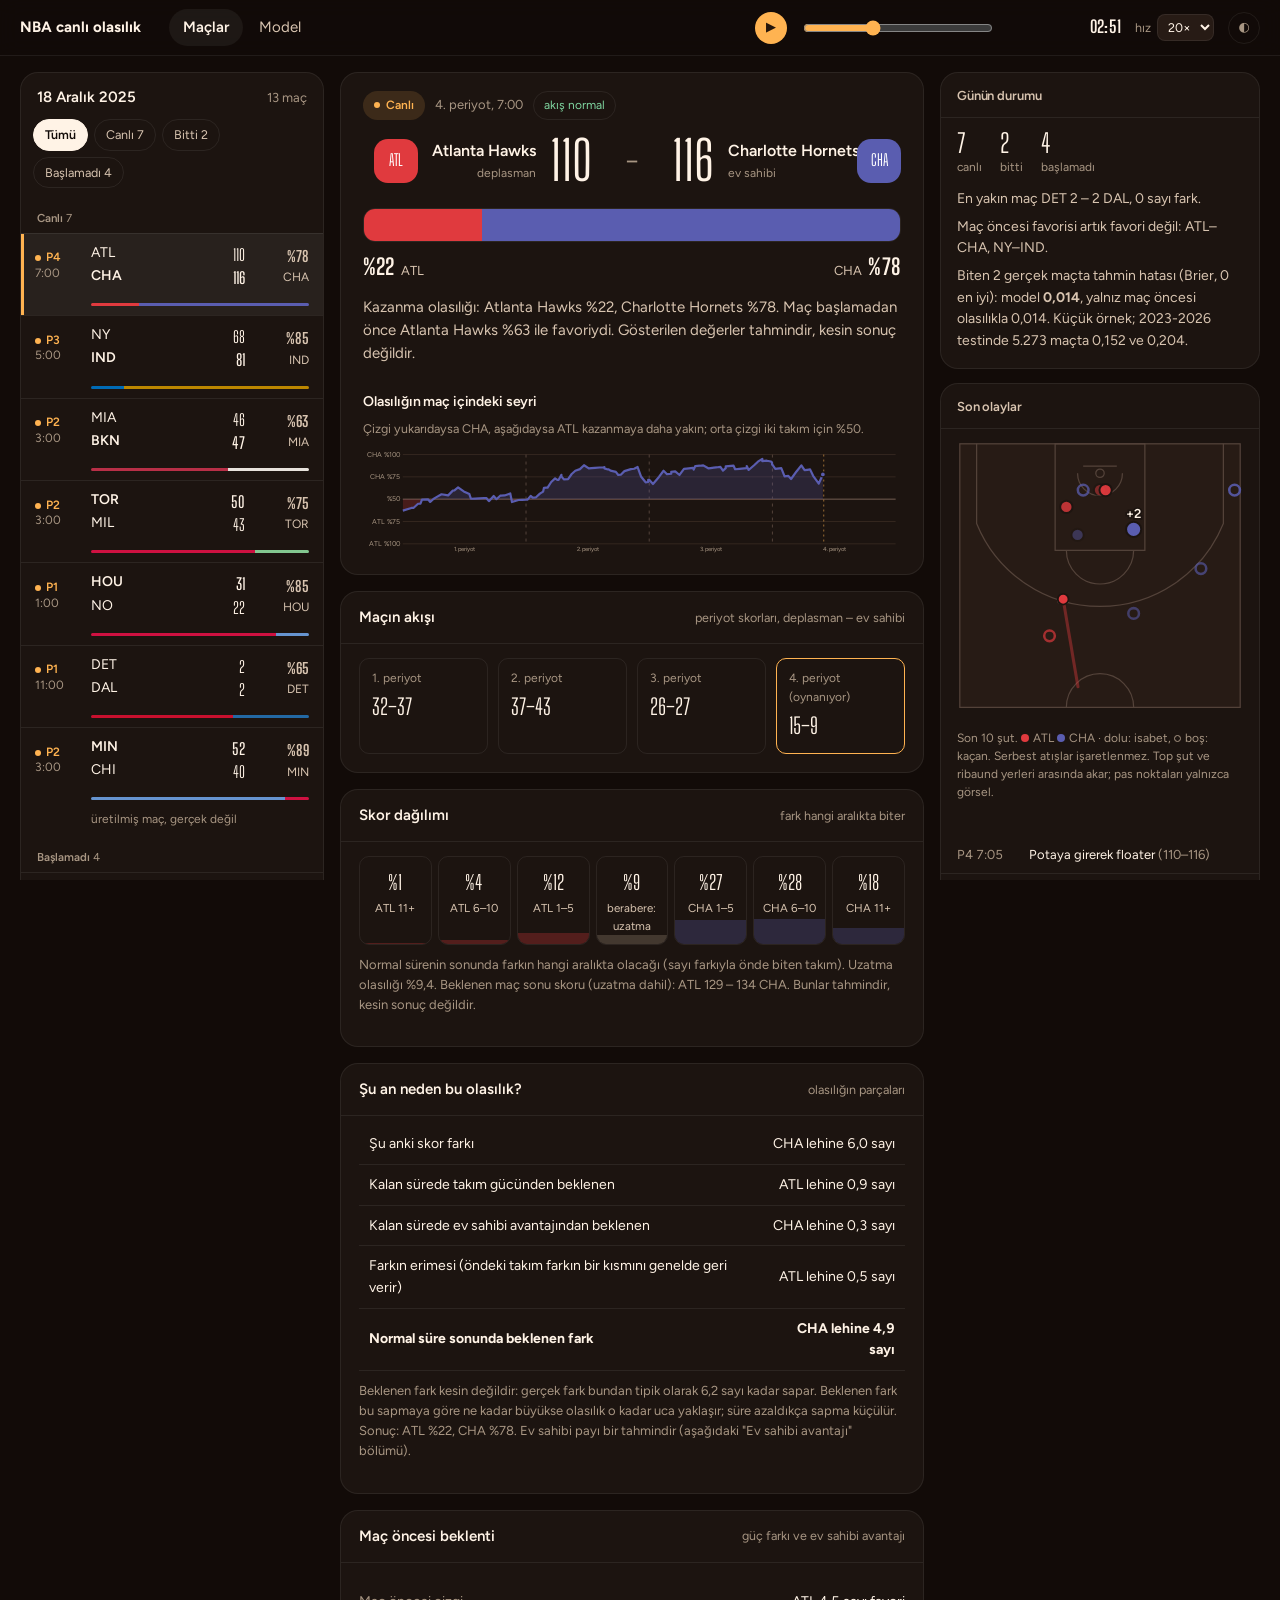
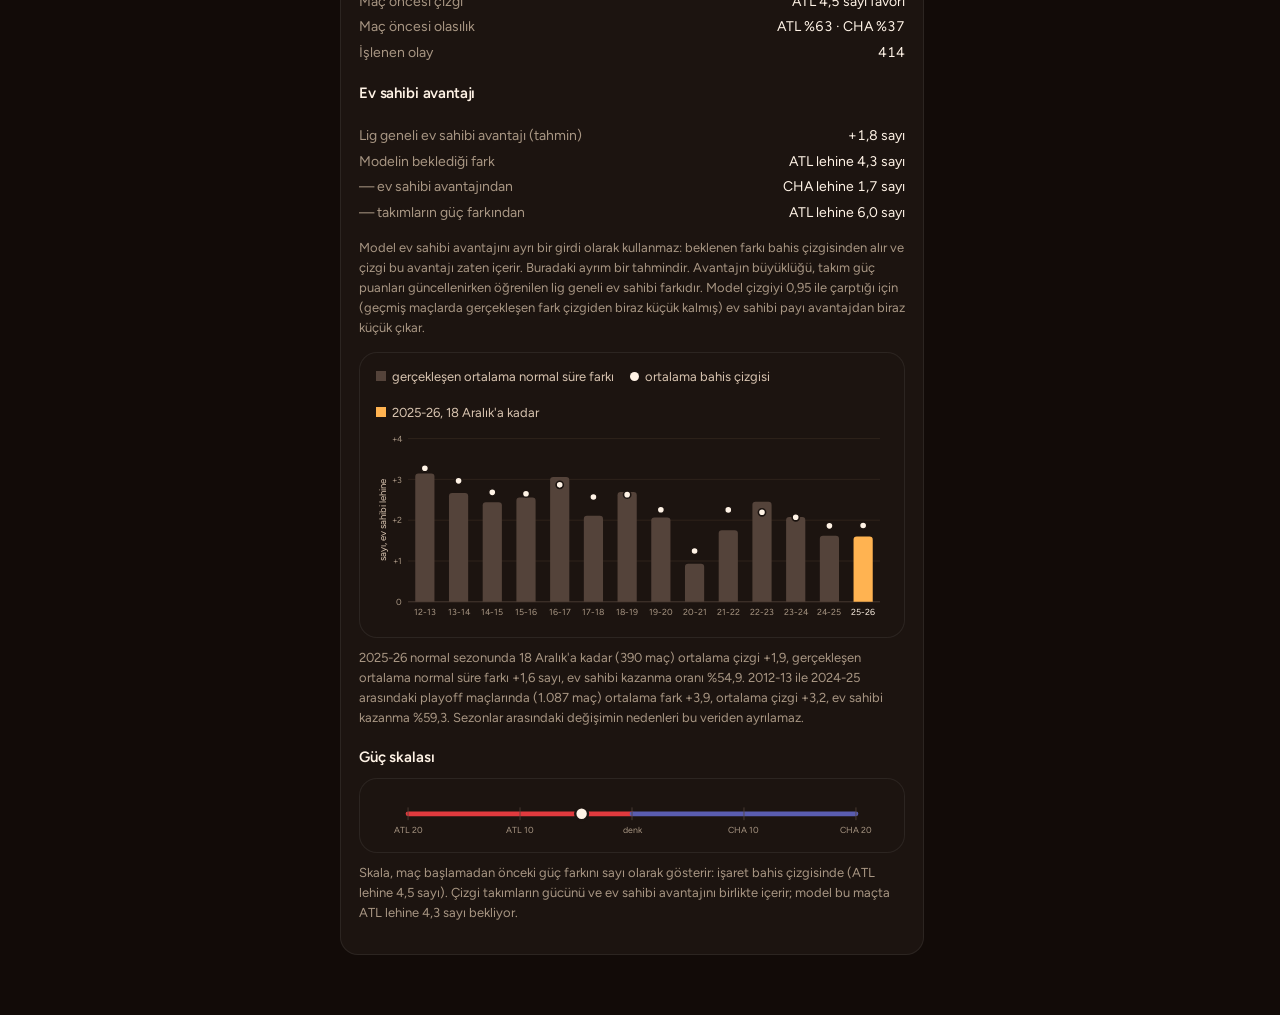
<file: docs/index.html>
<!doctype html>
<html lang="tr" data-theme="dark">
<head>
<meta charset="utf-8">
<meta name="viewport" content="width=device-width, initial-scale=1">
<title>NBA canlı kazanma olasılığı — demo</title>
<link rel="preconnect" href="https://fonts.googleapis.com">
<link rel="preconnect" href="https://fonts.gstatic.com" crossorigin>
<link href="https://fonts.googleapis.com/css2?family=Big+Shoulders+Display:wght@600;700;800&family=Figtree:wght@400;500;600;700&display=swap" rel="stylesheet">
<style>
:root{
  color-scheme:dark;
  --page:#120b08; --surface:#1c1410; --surface-2:#271b15; --raise:rgba(255,255,255,.055);
  --ink:#fff3e6; --ink-2:#d8c4b0; --muted:#a89683;
  --grid:#33261e; --axis:#54433a; --ring:rgba(255,179,81,.17); --line:rgba(255,255,255,.07);
  --home:#ec6300; --home-wash:rgba(236,99,0,.22); --away:#4a90f0; --away-wash:rgba(74,144,240,.22);
  --accent:#ffb351; --btn-ink:#24150b;
  --warn:#ffb351; --warn-wash:rgba(255,179,81,.14); --bad:#ff8a7a; --good:#7fd6a0;
  --r-s:10px; --r-m:18px;
  --sx-model:#199e70; --sx-base:#9085e9;   /* dogruluk grafikleri: model / yalniz mac oncesi (dogrulandi) */
  --f-body:"Figtree",system-ui,-apple-system,"Segoe UI",sans-serif;
  --f-num:"Big Shoulders Display","Barlow Semi Condensed","Arial Narrow",system-ui,sans-serif;
}
:root[data-theme="light"]{
  color-scheme:light;
  --page:#fff1e2; --surface:#ffffff; --surface-2:#fdf1e3; --raise:rgba(120,60,0,.055);
  --ink:#24150b; --ink-2:#5c4636; --muted:#78624f;
  --grid:#f1e0cd; --axis:#d6bfa8; --ring:rgba(120,60,0,.15); --line:rgba(80,40,0,.1);
  --home:#d95a00; --home-wash:rgba(217,90,0,.14); --away:#2a78d6; --away-wash:rgba(42,120,214,.14);
  --accent:#b84a00; --warn:#8a4b00; --warn-wash:rgba(184,74,0,.1); --bad:#b3261e; --good:#1f7a43;
  --sx-model:#1baf7a; --sx-base:#6250d6;
}
*{box-sizing:border-box}
body{margin:0;background:var(--page);color:var(--ink);font:400 15px/1.55 var(--f-body);-webkit-font-smoothing:antialiased}
h1,h2,h3{margin:0;font-weight:600;letter-spacing:-.01em}
button{font:inherit;color:inherit;background:none;border:0;cursor:pointer}
a{color:var(--accent)}
.num{font-family:var(--f-num);font-weight:700;letter-spacing:.01em;font-variant-numeric:tabular-nums}

/* ---------- üst şerit ---------- */
.top{position:sticky;top:0;z-index:40;display:flex;align-items:center;gap:22px;
  padding:0 20px;height:56px;background:color-mix(in srgb,var(--page) 88%,transparent);
  backdrop-filter:blur(10px);border-bottom:1px solid var(--line)}
.brand{display:flex;align-items:baseline;gap:9px;font-weight:600}
.brand b{font-weight:700}
.tag{font-size:11px;color:var(--btn-ink);background:var(--accent);padding:2px 7px;border-radius:999px;font-weight:600}
.nav{display:flex;gap:2px;margin-left:6px}
.nav button{padding:7px 14px;border-radius:999px;color:var(--ink-2)}
.nav button[aria-current="page"]{background:var(--raise);color:var(--ink);font-weight:600}
.top .right{margin-left:auto;display:flex;align-items:center;gap:14px;color:var(--muted);font-size:13px}
.iconbtn{width:32px;height:32px;border-radius:50%;display:grid;place-items:center;border:1px solid var(--line)}
.transport{gap:10px}
.playbtn{width:32px;height:32px;border-radius:50%;display:grid;place-items:center;background:var(--accent);color:var(--btn-ink);font-size:13px}
#scrub{width:190px;accent-color:var(--accent)}
#clock{font-size:17px;color:var(--ink);min-width:112px;text-align:right}
.spd{display:flex;align-items:center;gap:6px;font-size:12.5px}
.spd select{padding:4px 6px}
@media (max-width:1180px){#scrub{width:110px}}

/* ---------- sayfa yerleşimi ---------- */
.app{display:grid;grid-template-columns:304px minmax(0,1fr) 320px;gap:16px;
  max-width:1620px;margin:0 auto;padding:16px 20px 60px;align-items:start}
.rail,.rail-r{position:sticky;top:72px;max-height:calc(100vh - 92px);overflow:auto}
.panel{background:var(--surface);border:1px solid var(--line);border-radius:var(--r-m)}
.panel>h3{padding:13px 16px 11px;font-size:13px;color:var(--ink-2);border-bottom:1px solid var(--line);font-weight:600}

/* ---------- maç listesi ---------- */
.lhead{display:flex;align-items:center;justify-content:space-between;padding:13px 16px 10px}
.lhead .d{font-weight:600}
.lhead .n{font-size:13px;color:var(--muted)}
.filters{display:flex;gap:6px;padding:0 12px 11px;flex-wrap:wrap}
.filters button{font-size:12.5px;padding:5px 11px;border-radius:999px;border:1px solid var(--line);color:var(--ink-2)}
.filters button[aria-pressed="true"]{background:var(--ink);color:var(--page);border-color:var(--ink);font-weight:600}
.glab{padding:11px 16px 5px;font-size:11.5px;color:var(--muted);font-weight:600}
.mrow{display:grid;grid-template-columns:46px minmax(0,1fr) 54px;gap:10px;align-items:center;
  width:100%;text-align:left;padding:9px 14px;border-top:1px solid var(--line)}
.mrow:hover{background:var(--raise)}
.mrow[aria-current="true"]{background:var(--raise);box-shadow:inset 3px 0 0 var(--accent)}
.mrow .rowwarn{grid-column:2/4}
.mrow .when{font-size:12px;color:var(--muted);line-height:1.3}
.mrow .when .live{color:var(--warn);font-weight:600}
.mrow .tm{display:flex;justify-content:space-between;gap:8px;font-size:14px;line-height:1.45}
.mrow .tm span:last-child{font-family:var(--f-num);font-size:16px;color:var(--ink)}
.mrow .tm.lead{font-weight:600}
.mrow .tm.dim{color:var(--muted)}
.mrow .pr{text-align:right;font-size:12px;color:var(--ink-2)}
.mrow .pr .num{font-size:15px}
.minibar{grid-column:2/4;height:3px;border-radius:2px;overflow:hidden;margin-top:4px;display:flex}
.minibar i{display:block;height:100%}
.minibar .aa{background:var(--away)} .minibar .hh{background:var(--home)}
.dot{width:6px;height:6px;border-radius:50%;background:var(--warn);display:inline-block;margin-right:5px;
  animation:pulse 1.8s ease-in-out infinite}
@keyframes pulse{50%{opacity:.25}}
@media (prefers-reduced-motion:reduce){.dot{animation:none}}
.rowwarn{color:var(--warn);font-size:12px}
.mrow .syntag{grid-column:2/4;color:var(--muted);font-size:12px}

/* ---------- maç başlığı ---------- */
.hero{padding:18px 22px 22px}
.status{display:flex;align-items:center;gap:10px;font-size:13px;color:var(--muted);margin-bottom:14px;flex-wrap:wrap}
.chip{display:inline-flex;align-items:center;gap:6px;font-size:12px;padding:4px 10px;border-radius:999px;
  border:1px solid var(--line);color:var(--ink-2)}
.chip.live{border-color:transparent;background:var(--warn-wash);color:var(--warn);font-weight:600}
.chip.ok{color:var(--good)}
.chip.warn{border-color:transparent;background:var(--warn-wash);color:var(--warn);font-weight:600}
.score{display:flex;align-items:center;justify-content:center;gap:clamp(14px,3vw,34px);max-width:880px;margin:0 auto}
.team{display:flex;align-items:center;gap:14px;min-width:0;flex:1;justify-content:flex-end}
.team.h{flex-direction:row-reverse;justify-content:flex-end}
.team .nm{text-align:right}
.team.h .nm{text-align:left}
.badge{width:44px;height:44px;border-radius:14px;display:grid;place-items:center;flex:0 0 auto;
  font-family:var(--f-num);font-size:16px;color:#fff}
.team .nm{min-width:0}
.team .ab{font-weight:600;font-size:16px;white-space:nowrap}
.team .sub{font-size:12px;color:var(--muted)}
.pts{font-family:var(--f-num);font-size:54px;line-height:1}
.score .dash{font-family:var(--f-num);font-size:30px;color:var(--muted);line-height:1}

/* ---------- halat çekme ---------- */
.tug{margin-top:20px}
.tug .bar{height:34px;border-radius:12px;overflow:hidden;display:flex;border:1px solid var(--line)}
.tug .bar i{display:block;position:relative}
.tug .bar .hh{background:var(--home)}
.tug .bar .aa{background:var(--away)}
.tug .lab{display:flex;justify-content:space-between;margin-top:8px;font-size:13px;color:var(--ink-2)}
.tug .lab .num{font-size:22px;color:var(--ink);margin-right:6px}
.tug p{margin:12px 0 0;color:var(--ink-2);max-width:66ch}

/* ---------- grafik ---------- */
.chart{padding:4px 22px 20px}
.chart h3{font-size:14px;margin-bottom:6px}
.chart .cap{font-size:12.5px;color:var(--muted);margin:0 0 8px}
svg.curve{width:100%;height:auto;display:block}

/* ---------- bölümler ---------- */
.sec{margin-top:16px}
.sec>button{width:100%;display:flex;align-items:center;gap:10px;padding:14px 18px;text-align:left}
.sec>button .t{font-weight:600}
.sec>button .d{font-size:12.5px;color:var(--muted);margin-left:auto;text-align:right}
.sec .body{padding:0 18px 18px;border-top:1px solid var(--line);margin-top:0}
.stub{border:1px dashed var(--axis);border-radius:var(--r-s);padding:14px;color:var(--muted);font-size:13px;
  background:repeating-linear-gradient(135deg,transparent,transparent 9px,var(--raise) 9px,var(--raise) 18px)}
.pergrid{display:grid;grid-template-columns:repeat(auto-fit,minmax(92px,1fr));gap:10px;padding-top:14px}
.percard{border:1px solid var(--line);border-radius:var(--r-s);padding:10px 12px}
.percard.now{border-color:var(--warn)}
.percard .p{font-size:12px;color:var(--muted)}
.percard .s{font-family:var(--f-num);font-size:22px;margin-top:2px}
.kv{display:grid;grid-template-columns:auto 1fr;gap:4px 16px;padding-top:14px;font-size:14px}
.kv dt{color:var(--muted)}
.kv dd{margin:0;text-align:right;font-variant-numeric:tabular-nums}

/* ---------- sağ sütun ---------- */
.rail-r>*+*{margin-top:14px}
.sum{padding:12px 16px 16px;font-size:14px}
.sum .big{display:flex;gap:18px;margin-bottom:10px}
.sum .big div span{display:block;font-family:var(--f-num);font-size:26px;line-height:1}
.sum .big div em{font-style:normal;font-size:12px;color:var(--muted)}
.sum p{margin:6px 0 0;color:var(--ink-2)}
.feedlist{padding:6px 0 10px;font-size:13px}
/* saha: son sutlarin yeri */
.courtwrap{padding:12px 16px 2px}
.court{display:block;width:100%;height:auto}
.court .clines{fill:none;stroke:var(--axis);stroke-width:.22}
.court .cfloor{fill:var(--surface-2);stroke:var(--axis)}
.court .s-made{stroke:var(--surface);stroke-width:.35}
.court .s-miss{fill:none;stroke-width:.45}
.court .hit{fill:transparent;stroke:none}
.court .pulse{fill:none;stroke-width:.3;transform-box:fill-box;transform-origin:center;
  animation:courtPulse 1.4s ease-out 2}
@keyframes courtPulse{from{transform:scale(1);opacity:.9}to{transform:scale(3.2);opacity:0}}
@media (prefers-reduced-motion:reduce){.court .pulse{animation:none;opacity:0}}
.court .lastlab{font-size:2.3px;font-weight:600;fill:var(--ink);paint-order:stroke;stroke:var(--surface);stroke-width:.6}
.courtcap{font-size:12px;color:var(--muted);line-height:1.5;padding:6px 0 4px}
.court .btrail{fill:none;stroke-width:.55;stroke-linecap:round;stroke-linejoin:round}
.court .bshadow{fill:var(--ink)}
.court .ball{stroke:var(--surface);stroke-width:.32}
/* sut efekti: gun saatiyle degil gercek saatle 1,5 sn surer, her hizda gorunur */
.court .bhalo{opacity:0}
.court .fx-arc{fill:none;stroke-width:.42;stroke-dasharray:1 .7;stroke-linecap:round;animation:fxFade 1.5s ease-out forwards}
.court .fx-burst,.court .fx-rim{fill:none;stroke-width:.5;transform-box:fill-box;transform-origin:center;animation:fxBurst .75s ease-out forwards}
.court .fx-lab{font-size:2.4px;font-weight:700;fill:var(--ink);paint-order:stroke;stroke:var(--surface);stroke-width:.7;
  animation:fxFade 1.5s ease-out forwards}
@keyframes fxBurst{from{transform:scale(.6);opacity:1}to{transform:scale(3.4);opacity:0}}
@keyframes fxFade{0%,60%{opacity:1}100%{opacity:0}}
@media (prefers-reduced-motion:reduce){.court .fx-burst,.court .fx-rim{animation:none;opacity:0}.court .fx-arc,.court .fx-lab{animation:none}}
.tug .bar i,.minibar i{transition:width .35s ease}
@media (prefers-reduced-motion:reduce){.tug .bar i,.minibar i{transition:none}}
.courtcap .sw{display:inline-block;width:8px;height:8px;border-radius:50%;margin:0 4px 0 0;vertical-align:0}
.courtcap .sw.o{background:transparent;border:1.5px solid var(--muted);width:7px;height:7px}
.feedlist li{display:grid;grid-template-columns:62px 1fr;gap:10px;padding:7px 16px;list-style:none;border-top:1px solid var(--line)}
.feedlist li:first-child{border-top:0}
.feedlist .t{color:var(--muted);font-variant-numeric:tabular-nums}
.datapanel{padding:12px 16px 16px;font-size:13.5px;color:var(--ink-2)}
.datapanel .st{display:flex;align-items:center;gap:8px;font-size:14px;color:var(--ink);margin-bottom:8px}
.datapanel .st i{width:8px;height:8px;border-radius:50%;background:var(--good)}
.datapanel.warn .st i{background:var(--warn)}
.datapanel.bad .st i{background:var(--bad)}
.datapanel .lastw{display:block;margin-top:8px;color:var(--warn)}
.fs-grid{display:grid;grid-template-columns:repeat(auto-fit,minmax(130px,1fr));gap:10px;margin-top:14px}
.fs-grid>div{background:var(--surface);border:1px solid var(--line);border-radius:var(--r-s);padding:10px 12px}
.fs-grid .k{font-size:12px;color:var(--muted)}
.fs-grid .v{font-size:20px;font-weight:600;font-variant-numeric:tabular-nums;margin-top:2px}
.fs-st{display:inline-flex;align-items:center;gap:8px;font-weight:600;margin-top:14px}
.fs-st i{width:8px;height:8px;border-radius:50%;background:var(--good)}
.fs-st.warn i{background:var(--warn)} .fs-st.bad i{background:var(--bad)}
.fs-warns{list-style:none;padding:0;margin:8px 0 0;font-size:13.5px}
.fs-warns li{display:grid;grid-template-columns:92px 1fr;gap:10px;padding:6px 0;border-top:1px solid var(--line)}
.fs-warns .t{color:var(--muted);font-variant-numeric:tabular-nums}
.datapanel small{display:block;margin-top:10px;color:var(--muted)}
.linkbtn{color:var(--accent);text-decoration:underline;text-underline-offset:3px;font-size:13px}

/* ---------- model görünümü ---------- */
.model{max-width:980px;margin:0 auto;padding:22px 20px 70px}
.model h1{font-size:26px}
.model .lead{color:var(--ink-2);max-width:72ch;margin:8px 0 22px}
.tiles{display:grid;grid-template-columns:repeat(auto-fit,minmax(170px,1fr));gap:12px}
.tile{background:var(--surface);border:1px solid var(--line);border-radius:var(--r-m);padding:14px 16px}
.tile .v{font-family:var(--f-num);font-size:30px;line-height:1}
.tile .k{font-size:12.5px;color:var(--muted);margin-top:4px}
.model section{margin-top:26px}
.model section>h2{font-size:17px;margin-bottom:4px}
.model section>p{color:var(--ink-2);margin:0 0 12px;max-width:72ch}
table.t{width:100%;border-collapse:collapse;font-size:14px}
table.t th,table.t td{padding:9px 10px;border-bottom:1px solid var(--line);text-align:right;font-variant-numeric:tabular-nums}
table.t th:first-child,table.t td:first-child{text-align:left}
table.t th{color:var(--muted);font-weight:600;font-size:12.5px}
ul.rules{margin:0;padding-left:20px;color:var(--ink-2);font-size:14px}
ul.rules li{margin:5px 0}
select{background:var(--surface-2);color:var(--ink);border:1px solid var(--line);border-radius:8px;padding:7px 10px;font:inherit}
.note{font-size:13px;color:var(--muted);margin-top:10px}
/* dogruluk grafikleri */
.chartbox{position:relative;background:var(--surface);border:1px solid var(--line);border-radius:var(--r-m);padding:14px 16px 8px}
.chartbox svg{display:block;width:100%;height:auto;max-width:var(--cw,600px)}
#calChart{--cw:500px;max-width:534px} #timeChart{--cw:640px;max-width:674px}
.chartbox .lg{display:flex;gap:16px;flex-wrap:wrap;font-size:13px;color:var(--ink-2);margin:0 0 6px}
.chartbox .lg i{display:inline-block;width:16px;height:0;border-top:2.5px solid;vertical-align:4px;margin-right:6px}
.chartbox .lg i.d{border-top-style:dashed}
.chartbox text{font-family:var(--f-body)}
.vtip{position:absolute;pointer-events:none;background:var(--surface-2);border:1px solid var(--line);border-radius:8px;
  padding:6px 9px;font-size:12px;line-height:1.45;color:var(--ink);white-space:nowrap;transform:translate(-50%,calc(-100% - 10px));
  box-shadow:0 4px 14px rgba(0,0,0,.18);z-index:5}
.vtip b{font-weight:600}
.hidden{display:none!important}
@media (max-width:1180px){
  .app{grid-template-columns:1fr}
  .rail,.rail-r{position:static;max-height:none}
  .pts{font-size:44px}
}
/* ---------- skor dağılımı ---------- */
.dist{display:grid;grid-template-columns:repeat(7,1fr);gap:6px;padding-top:14px}
.dist>div{position:relative;overflow:hidden;border:1px solid var(--line);border-radius:var(--r-s);padding:10px 4px 8px;text-align:center}
.dist>div>i{position:absolute;left:0;right:0;bottom:0;opacity:.28}
.dist .p{position:relative;font-family:var(--f-num);font-size:20px}
.dist .l{position:relative;font-size:11.5px;color:var(--ink-2);margin-top:2px}
</style>
</head>
<body>

<header class="top">
  <div class="brand"><b>NBA canlı olasılık</b></div>
  <nav class="nav">
    <button id="navM" aria-current="page">Maçlar</button>
    <button id="navD">Model</button>
  </nav>
  <div class="right transport">
    <button class="playbtn" id="play" title="Oynat / duraklat">▶</button>
    <input type="range" id="scrub" aria-label="Gün içinde ilerle">
    <span id="clock" class="num"></span>
    <label class="spd">hız
      <select id="speed">
        <option value="1">1×</option>
        <option value="5">5×</option>
        <option value="10">10×</option>
        <option value="20" selected>20×</option>
        <option value="50">50×</option>
        <option value="60">60×</option>
      </select>
    </label>
    <button class="iconbtn" id="theme" title="Açık / koyu">◐</button>
  </div>
</header>

<!-- ============ MAÇLAR ============ -->
<div class="app" id="viewMatches">
  <!-- sol: maç listesi -->
  <div class="rail">
    <div class="panel">
      <div class="lhead"><span class="d">18 Aralık 2025</span><span class="n" id="cnt"></span></div>
      <div class="filters" id="filters">
        <button data-f="all" aria-pressed="true">Tümü</button>
        <button data-f="live" aria-pressed="false">Canlı</button>
        <button data-f="final" aria-pressed="false">Bitti</button>
        <button data-f="pre" aria-pressed="false">Başlamadı</button>
      </div>
      <div id="list"></div>
    </div>
  </div>

  <!-- orta: maç -->
  <div>
    <div class="panel">
      <div class="hero">
        <div class="status" id="st"></div>
        <div class="score" id="sc"></div>
        <div class="tug">
          <div class="bar"><i class="aa" id="barA"></i><i class="hh" id="barH"></i></div>
          <div class="lab"><span id="labA"></span><span id="labH"></span></div>
          <p id="tugTxt"></p>
        </div>
      </div>
      <div class="chart">
        <h3>Olasılığın maç içindeki seyri</h3>
        <p class="cap" id="curveCap"></p>
        <div id="curveWrap"></div>
      </div>
    </div>

    <div class="panel sec">
      <button><span class="t">Maçın akışı</span><span class="d">periyot skorları, deplasman – ev sahibi</span></button>
      <div class="body"><div class="pergrid" id="per"></div></div>
    </div>

    <div class="panel sec">
      <button><span class="t">Skor dağılımı</span><span class="d">fark hangi aralıkta biter</span></button>
      <div class="body"><div id="dist"></div></div>
    </div>

    <div class="panel sec">
      <button><span class="t">Şu an neden bu olasılık?</span><span class="d">olasılığın parçaları</span></button>
      <div class="body"><div id="why"></div></div>
    </div>

    <div class="panel sec">
      <button><span class="t">Maç öncesi beklenti</span><span class="d">güç farkı ve ev sahibi avantajı</span></button>
      <div class="body">
        <dl class="kv" id="pre"></dl>
        <h3 style="margin:18px 0 0;font-size:15px">Ev sahibi avantajı</h3>
        <dl class="kv" id="homeSplit" style="padding-top:6px"></dl>
        <p class="note" id="homeTxt"></p>
        <div class="chartbox" id="homeChart" style="margin-top:12px;--cw:640px"></div>
        <p class="note" id="homePO"></p>
        <h3 style="margin:18px 0 0;font-size:15px">Güç skalası</h3>
        <div class="chartbox" id="scale" style="margin-top:8px;--cw:640px"></div>
        <p class="note" id="scaleTxt"></p>
      </div>
    </div>
  </div>

  <!-- sağ: yardımcı paneller -->
  <div class="rail-r">
    <div class="panel"><h3>Günün durumu</h3><div class="sum" id="sum"></div></div>
    <div class="panel"><h3>Son olaylar</h3>
      <div class="courtwrap">
        <svg id="court" class="court" viewBox="-0.5 -5.75 51 48.25" role="img" aria-label="Pozisyon akışı ve son şutların sahadaki yerleri">
          <g class="clines">
            <rect class="cfloor" x="0" y="-5.25" width="50" height="47"/>
            <rect x="17" y="-5.25" width="16" height="19"/>
            <path d="M19 13.75 A6 6 0 0 0 31 13.75"/>
            <path d="M21 0 A4 4 0 0 0 29 0"/>
            <path d="M3 -5.25 L3 8.95 A23.75 23.75 0 0 0 47 8.95 L47 -5.25"/>
            <path d="M19 41.75 A6 6 0 0 1 31 41.75"/>
            <line x1="22" y1="-1.25" x2="28" y2="-1.25"/>
            <circle cx="25" cy="0" r="0.75"/>
          </g>
          <g id="shots"></g>
          <g id="shotFx"></g>
          <polyline id="ballTrail" class="btrail" points=""/>
          <ellipse id="ballShadow" class="bshadow" rx="1.05" ry="0.55" cx="-9" cy="-9"/>
          <circle id="ballHalo" class="bhalo" r="2" cx="-9" cy="-9"/>
          <circle id="ball" class="ball" r="1" cx="-9" cy="-9"/>
        </svg>
        <p class="courtcap" id="courtCap"></p>
      </div>
      <ul class="feedlist" id="feed"></ul></div>
    <div class="panel"><h3>Veri durumu</h3><div class="datapanel" id="data"></div></div>
  </div>
</div>

<!-- ============ MODEL ============ -->
<div class="model hidden" id="viewModel">
  <h1>Model ne kadar güvenilir?</h1>
  <p class="lead">Buradaki sayılar modelin hiç görmediği maçlardan geliyor: modeller 2022'ye kadarki sezonlarla kuruldu,
     ölçümler 2023-2026 maçlarında yapıldı. Maç ekranında bu sayılar yer almaz; orada yalnızca veri akışında bir sorun
     olduğunda uyarı rozeti çıkar.</p>
  <div class="tiles">
    <div class="tile"><div class="v" id="tBrier"></div><div class="k">Brier hatası (0 en iyi)</div></div>
    <div class="tile"><div class="v" id="tLogloss"></div><div class="k">Log kayıp</div></div>
    <div class="tile"><div class="v" id="tN"></div><div class="k">Test anı</div></div>
    <div class="tile"><div class="v">0,2500</div><div class="k">Hep %50 deseydik Brier</div></div>
  </div>
  <p class="note" id="modelNote"></p>

  <section>
    <h2>Kalibrasyon</h2>
    <p>Model %70 dediğinde gerçekten yüzde yetmiş kazanıyor mu sorusunun cevabı.</p>
    <div class="chartbox" id="calChart"></div>
    <p class="note" id="calNote"></p>
  </section>

  <section>
    <h2>Maç ilerledikçe hata</h2>
    <p>Brier hatası (0 en iyi) maçın hangi bölümünde ölçüldüğüne göre. Karşılaştırma: yalnızca maç öncesi çizgiyi bilen model.</p>
    <div class="chartbox" id="timeChart"></div>
    <p class="note" id="timeNote"></p>
  </section>

  <section>
    <h2>Maç türüne göre hata</h2>
    <p>Bu tablo lojistik model içindir. Model tüm maç türleriyle birlikte eğitildi; playoff ve play-in için ayrı ayar yok.</p>
    <table class="t">
      <thead><tr><th>Tür</th><th>Maç</th><th>An</th><th>Brier</th><th>%95 aralık</th><th>Log kayıp</th></tr></thead>
      <tbody id="seasonRows"></tbody>
    </table>
    <p class="note" id="seasonNote"></p>
  </section>

  <section>
    <h2>Veri akışı kontrolleri</h2>
    <p>Gelen her olay bu kurallardan geçer. Model yalnızca kabul edilen son duruma göre olasılık hesaplar.</p>
    <ul class="rules">
      <li>Skor, periyot veya süre alanı boşsa olay atlanır.</li>
      <li>Sıra numarası geriye giderse olay tekrar sayılıp atlanır; araya boşluk girerse kaç olayın eksik olduğu bildirilir.</li>
      <li>Oyun saati geri giderse olay atlanır.</li>
      <li>Skor gerilerse önceki skor korunur ve uyarı verilir.</li>
      <li>Periyot birden fazla atlarsa ya da iki olay arasında 120 saniyeden uzun oyun süresi geçerse uyarı verilir.</li>
      <li>Gerçek saatle 30 saniye yeni olay gelmezse veri bayat sayılır.</li>
      <li>Maç öncesi çizgi yoksa iki takım denk kabul edilir ve bu bildirilir.</li>
    </ul>
    <div style="margin-top:14px;display:flex;align-items:center;gap:12px;flex-wrap:wrap">
      <label>Akış testi
        <select id="feedMode">
          <option value="normal">normal akış</option>
          <option value="drop">olayların %30'u eksik</option>
          <option value="delay">40 saniye gecikme</option>
        </select>
      </label>
      <span class="note" style="margin:0">Test, maç ekranında seçili maça uygulanır: o maçın rozeti, satırı, skoru ve olasılığı yalnızca ulaşan olaylardan gelir.</span>
    </div>
    <div class="fs-st" id="fsSt"><i></i><span></span></div>
    <p class="note" id="fsGame" style="margin-top:4px"></p>
    <div class="fs-grid">
      <div><div class="k">Kabul edilen olay</div><div class="v" id="fsAcc">0</div></div>
      <div><div class="k">Atlanan olay</div><div class="v" id="fsRej">0</div></div>
      <div><div class="k">Ulaşmayan olay</div><div class="v" id="fsMiss">0</div></div>
      <div><div class="k">Uyarı</div><div class="v" id="fsWarn">0</div></div>
      <div><div class="k">Son veri</div><div class="v" id="fsAge">–</div></div>
    </div>
    <h3 style="margin:18px 0 0;font-size:15px">Son uyarılar</h3>
    <ul class="fs-warns" id="fsWarns"></ul>
  </section>

  <section>
    <h2>Model sağlığı</h2>
    <p>Katman 4'te eklenecek: kalibrasyonun zaman içinde kayıp kaymadığını gösteren panel.</p>
    <div class="stub" style="height:90px">Henüz yapılmadı.</div>
  </section>

  <section>
    <h2>Veri kaynağı</h2>
    <p>Maç verisi: <a href="https://github.com/sportsdataverse/hoopR-nba-data">sportsdataverse/hoopR-nba-data</a>
      (<a href="https://creativecommons.org/licenses/by/4.0/">CC BY 4.0</a>; kaynak deponun belirttiğine göre ESPN play-by-play verisi).
      Veri bu projede temizlendi (skor, süre ve geçerlilik düzeltmeleri); olasılıklar projenin kendi modelinden.
      Üretilmiş maç gerçek değildir.</p>
  </section>
</div>

<script>
const DAY={"date":"2025-12-18","types":["Jumpball","Driving Floating Jump Shot","Defensive Rebound","Layup Driving Reverse","Bad Pass\nTurnover","Jump Shot","Driving Layup Shot","Driving Finger Roll Layup","Running Jump Shot","Full Timeout","Shooting Foul","Free Throw - 1 of 2","Free Throw - 2 of 2","Step Back Jump Shot","Offensive Rebound","Personal Foul","Hook Driving Bank","Fade Away Jump Shot","Free Throw - 1 of 1","Out of Bounds - Lost Ball Turnover","Substitution","Turnaround Jump Shot","Kicked Ball","Running Finger Roll Layup","Defensive Goaltending","Pullup Jump Shot","Lost Ball Turnover","Out of Bounds - Bad Pass Turnover","Layup Shot","Driving Dunk Shot","Turnaround Hook Shot","Cutting Layup Shot","Cutting Dunk Shot","Layup Running Reverse","Running Layup Shot","Heave Jump Shot","End Period","Offensive Foul","Offensive Foul Turnover","Alley Oop Dunk Shot","Running Alley Oop Layup Shot","Tip Shot","Running Dunk Shot","Shot Clock Turnover","Turnaround Fade Away Jump Shot","Pullup Bank Jump Shot","Dunk Shot","Traveling","Free Throw - 1 of 3","Free Throw - 2 of 3","Free Throw - 3 of 3","Hook Shot Bank","Back Court Turnover","Running Pullup Jump Shot","Floating Jump Shot","Fade Away Bank Jump Shot","Coach's Challenge (Stands)","Loose Ball Foul","Turnaround Fadeaway Bank Jump Shot","Coach's Challenge (Overturned)","End Game","Turnaround Bank Jump Shot","Driving Hook Shot","Finger Roll Layup","Driving Floating Bank Jump Shot","Ref-Initiated Review (Supported)","Tip Dunk Shot","Offensive Goaltending Turnover","Hook Shot","Layup Shot Putback","Delay of Game","Technical Foul","Free Throw - Technical","Alley Oop Layup Shot","Running Alley Oop Dunk Shot","Driving Jump Shot Bank","Coach's Challenge (Supported)","Offensive Charge","Personal Take Foul","Coach's Challenge (replaycenter)","Putback Dunk Shot","Ref-Initiated Review (Stands)","Out of Bounds - Step Turnover","Flagrant Foul Type 1","Ref-Initiated Review (Overturned)","Free Throw - Flagrant 1 of 2","Free Throw - Flagrant 2 of 2","Jump Shot Bank","Palming Turnover","Cutting Finger Roll Layup Shot","Challenge","Reverse Layup Shot","Ejection","Step Back Bank Jump Shot","Running Reverse Dunk Shot","8-Second Turnover","Defensive 3-Seconds Technical","3-Second Turnover","Double Dribble Turnover","Start of period","Jump ball","Made 3-pt shot","Shooting foul","Free throw 1 of 1 (and-one) missed","Defensive rebound","Missed shot","Made 2-pt shot","Turnover","Offensive rebound","Free throw 1 of 1 (and-one) made","Free throw 1 of 2 made","Free throw 2 of 2 made","Free throw 1 of 2 missed","End of period","Free throw 2 of 2 missed","End of game"],"dayStart":7200,"dayEnd":15780,"games":[{"id":401810224,"home":"OKC","away":"LAC","sh":[[1,30.0,6.0,1,0,0],[3,24.0,-1.0,0,1,2],[5,36.0,11.0,0,1,2],[6,26.0,2.0,1,1,2],[7,42.0,18.0,0,1,3],[8,23.0,2.0,1,0,0],[10,48.0,3.0,0,1,3],[16,36.0,24.0,0,0,0],[18,10.0,21.0,1,0,0],[20,2.0,10.0,1,0,0],[22,24.0,27.0,1,1,3],[23,29.0,8.0,0,1,2],[25,19.0,3.0,1,0,0],[27,24.0,27.0,1,1,3],[28,20.0,0.0,0,1,2],[29,22.0,2.0,1,0,0],[31,10.0,22.0,0,0,0],[33,21.0,2.0,1,0,0],[35,8.0,19.0,0,0,0],[37,24.0,9.0,1,1,2],[41,2.0,-1.0,1,1,3],[43,17.0,16.0,0,1,2],[45,9.0,19.0,1,0,0],[47,26.0,0.0,0,1,2],[49,17.0,16.0,1,0,0],[55,25.0,1.0,0,1,2],[56,48.0,6.0,1,0,0],[59,25.0,1.0,0,1,2],[60,2.0,3.0,1,0,0],[62,37.0,-2.0,0,1,2],[63,8.0,20.0,1,0,0],[67,2.0,-1.0,0,0,0],[70,2.0,11.0,1,0,0],[72,24.0,-1.0,0,1,2],[74,25.0,2.0,1,1,2],[75,28.0,1.0,0,0,0],[77,27.0,-1.0,1,1,2],[82,27.0,1.0,1,0,0],[85,48.0,-1.0,1,1,3],[87,19.0,0.0,1,1,2],[91,30.0,4.0,0,0,0],[94,23.0,2.0,1,0,0],[97,26.0,2.0,1,0,0],[106,47.0,13.0,0,0,0],[108,24.0,6.0,0,0,0],[110,30.0,16.0,1,0,0],[112,24.0,28.0,0,1,3],[114,3.0,-3.0,0,1,3],[115,26.0,2.0,1,1,2],[116,45.0,57.0,0,0,0],[124,26.0,2.0,1,1,2],[125,18.0,25.0,0,0,0],[127,41.0,21.0,1,0,0],[131,25.0,2.0,1,1,2],[133,2.0,1.0,0,1,3],[134,38.0,22.0,1,0,0],[137,26.0,1.0,1,1,2],[143,39.0,22.0,1,0,0],[145,43.0,18.0,0,0,0],[147,36.0,24.0,1,1,3],[148,24.0,26.0,0,1,3],[149,18.0,4.0,1,0,0],[151,23.0,2.0,1,1,2],[153,25.0,2.0,1,1,2],[155,12.0,22.0,0,0,0],[157,3.0,16.0,1,1,3],[158,39.0,23.0,0,0,0],[160,5.0,16.0,0,0,0],[167,25.0,4.0,1,0,0],[169,26.0,1.0,0,0,0],[171,26.0,25.0,0,1,3],[172,21.0,8.0,1,1,2],[173,29.0,26.0,0,0,0],[175,24.0,1.0,1,1,2],[176,25.0,27.0,0,0,0],[178,24.0,1.0,1,1,2],[186,48.0,-1.0,1,0,0],[188,1.0,-2.0,0,0,0],[190,32.0,4.0,1,1,2],[191,39.0,-2.0,0,1,2],[192,26.0,1.0,1,1,2],[193,41.0,3.0,0,1,2],[194,26.0,1.0,1,1,2],[195,29.0,3.0,0,0,0],[201,25.0,2.0,0,0,0],[207,28.0,3.0,1,0,0],[209,27.0,2.0,0,0,0],[211,18.0,0.0,1,1,2],[212,40.0,22.0,0,0,0],[214,34.0,26.0,1,0,0],[216,41.0,20.0,0,0,0],[218,2.0,0.0,1,0,0],[220,30.0,14.0,0,1,2],[221,4.0,16.0,1,1,3],[229,26.0,1.0,0,1,2],[230,44.0,4.0,1,0,0],[237,6.0,3.0,0,1,2],[238,29.0,1.0,1,1,2],[239,18.0,26.0,0,1,3],[240,36.0,1.0,1,1,2],[243,24.0,13.0,1,0,0],[245,31.0,9.0,0,0,0],[250,26.0,0.0,1,1,2],[256,30.0,6.0,0,1,2],[257,25.0,10.0,1,0,0],[265,26.0,16.0,0,1,2],[266,4.0,12.0,1,0,0],[269,23.0,1.0,0,0,0],[271,26.0,1.0,0,0,0],[273,30.0,4.0,1,0,0],[276,29.0,26.0,1,0,0],[278,25.0,2.0,0,1,2],[279,28.0,0.0,1,0,0],[281,48.0,3.0,0,0,0],[283,25.0,0.0,1,1,2],[288,48.0,-2.0,0,0,0],[290,3.0,-1.0,1,1,3],[291,32.0,5.0,0,1,2],[292,13.0,22.0,1,1,3],[296,26.0,1.0,0,1,2],[297,24.0,5.0,1,0,0],[299,26.0,1.0,0,1,2],[303,41.0,25.0,1,1,3],[305,24.0,0.0,1,1,2],[309,26.0,0.0,1,1,2],[311,26.0,-1.0,1,1,2],[315,24.0,2.0,0,0,0],[317,29.0,14.0,1,1,2],[319,38.0,23.0,1,0,0],[322,24.0,-1.0,1,1,2],[323,33.0,4.0,0,0,0],[325,25.0,0.0,0,1,2],[326,27.0,1.0,1,0,0],[328,25.0,0.0,1,1,2],[330,41.0,23.0,0,0,0],[332,25.0,0.0,1,1,2],[333,31.0,14.0,0,0,0],[335,46.0,15.0,1,0,0],[341,2.0,-1.0,1,0,0],[343,9.0,20.0,1,1,3],[351,30.0,27.0,1,0,0],[363,25.0,0.0,1,1,2],[364,30.0,2.0,0,1,2],[365,31.0,1.0,1,0,0],[368,25.0,0.0,1,1,2],[369,21.0,1.0,0,0,0],[371,23.0,-1.0,1,0,0],[373,6.0,18.0,0,0,0],[375,3.0,11.0,1,1,3],[376,1.0,2.0,0,0,0],[378,27.0,1.0,1,0,0],[380,26.0,1.0,0,1,2],[382,19.0,8.0,1,0,0],[385,29.0,13.0,1,0,0],[387,48.0,-1.0,0,1,3],[389,29.0,3.0,1,1,2],[390,47.0,9.0,0,0,0],[395,23.0,2.0,0,0,0],[397,41.0,20.0,1,0,0],[399,25.0,0.0,1,0,0],[404,23.0,1.0,0,1,2],[405,24.0,-1.0,1,0,0],[409,23.0,0.0,1,1,2],[411,32.0,15.0,0,0,0],[414,17.0,4.0,0,0,0],[416,23.0,2.0,1,0,0],[418,22.0,5.0,0,1,2],[419,2.0,-2.0,1,0,0],[429,38.0,1.0,0,1,2],[430,29.0,13.0,1,1,2],[431,39.0,21.0,0,1,3],[435,21.0,3.0,1,0,0],[439,40.0,22.0,0,0,0],[441,36.0,15.0,1,0,0],[447,40.0,22.0,1,0,0],[450,48.0,2.0,1,0,0],[458,2.0,0.0,1,1,3],[460,25.0,0.0,1,1,2]],"tip":7200,"dur":2880,"sp":17.0,"pre":0.893,"np":4,"ot":0,"ev":[[0,0.893,0,0,1,"12:00",0,1,6],[21,0.892,0,0,1,"11:39",1,1,1],[24,0.892,0,0,1,"11:36",2,0,4],[30,0.877,0,2,1,"11:30",3,0,1],[53,0.875,0,2,1,"11:07",4,1,5],[56,0.859,0,4,1,"11:04",5,0,1],[72,0.874,2,4,1,"10:48",6,1,1],[94,0.847,2,7,1,"10:26",5,0,1],[105,0.846,2,7,1,"10:15",7,1,1],[107,0.846,2,7,1,"10:13",2,0,4],[112,0.816,2,10,1,"10:08",8,0,1],[112,0.816,2,10,1,"10:08",9,1,0],[125,0.815,2,10,1,"9:55",10,0,0],[125,0.825,3,10,1,"9:55",11,1,2],[125,0.825,3,10,1,"9:55",12,1,2],[127,0.825,3,10,1,"9:53",2,0,4],[143,0.823,3,10,1,"9:37",5,0,1],[145,0.823,3,10,1,"9:35",2,1,4],[149,0.822,3,10,1,"9:31",13,1,1],[153,0.822,3,10,1,"9:27",14,1,3],[155,0.821,3,10,1,"9:25",5,1,1],[158,0.821,3,10,1,"9:22",14,1,3],[164,0.85,6,10,1,"9:16",5,1,1],[185,0.828,6,12,1,"8:55",1,0,1],[195,0.827,6,12,1,"8:45",15,0,0],[203,0.826,6,12,1,"8:37",6,1,1],[206,0.826,6,12,1,"8:34",14,1,3],[208,0.855,9,12,1,"8:32",5,1,1],[223,0.835,9,14,1,"8:17",16,0,1],[234,0.834,9,14,1,"8:06",7,1,1],[235,0.833,9,14,1,"8:05",2,0,4],[241,0.833,9,14,1,"7:59",5,0,1],[243,0.833,9,14,1,"7:57",2,1,4],[252,0.832,9,14,1,"7:48",6,1,1],[254,0.831,9,14,1,"7:46",2,0,4],[258,0.831,9,14,1,"7:42",8,0,1],[261,0.831,9,14,1,"7:39",2,1,4],[273,0.85,11,14,1,"7:27",17,1,1],[273,0.85,11,14,1,"7:27",10,0,0],[273,0.859,12,14,1,"7:27",18,1,2],[291,0.858,12,14,1,"7:09",19,0,5],[299,0.884,15,14,1,"7:01",5,1,1],[312,0.883,15,14,1,"6:48",20,0,0],[325,0.865,15,16,1,"6:35",21,0,1],[335,0.864,15,16,1,"6:25",22,0,0],[344,0.863,15,16,1,"6:16",13,1,1],[346,0.863,15,16,1,"6:14",2,0,4],[348,0.843,15,18,1,"6:12",23,0,1],[348,0.843,15,18,1,"6:12",24,1,0],[359,0.842,15,18,1,"6:01",25,1,1],[362,0.842,15,18,1,"5:58",2,0,4],[384,0.84,15,18,1,"5:36",26,0,5],[384,0.84,15,18,1,"5:36",27,1,5],[384,0.84,15,18,1,"5:36",20,1,0],[384,0.84,15,18,1,"5:36",20,1,0],[391,0.817,15,20,1,"5:29",28,0,1],[406,0.815,15,20,1,"5:14",13,1,1],[408,0.815,15,20,1,"5:12",2,0,4],[408,0.815,15,20,1,"5:12",20,1,0],[422,0.789,15,22,1,"4:58",29,0,1],[436,0.787,15,22,1,"4:44",5,1,1],[439,0.787,15,22,1,"4:41",2,0,4],[447,0.758,15,24,1,"4:33",30,0,1],[459,0.756,15,24,1,"4:21",5,1,1],[461,0.756,15,24,1,"4:19",2,0,4],[461,0.756,15,24,1,"4:19",20,1,0],[461,0.756,15,24,1,"4:19",20,0,0],[477,0.753,15,24,1,"4:03",5,0,1],[482,0.753,15,24,1,"3:58",2,1,4],[487,0.752,15,24,1,"3:53",20,0,0],[498,0.75,15,24,1,"3:42",5,1,1],[501,0.75,15,24,1,"3:39",2,0,4],[517,0.717,15,26,1,"3:23",31,0,1],[517,0.717,15,26,1,"3:23",9,1,0],[527,0.746,17,26,1,"3:13",32,1,1],[546,0.743,17,26,1,"2:54",6,0,1],[549,0.742,17,26,1,"2:51",2,1,4],[552,0.771,19,26,1,"2:48",6,1,1],[552,0.771,19,26,1,"2:48",10,0,0],[552,0.771,19,26,1,"2:48",20,0,0],[552,0.771,19,26,1,"2:48",18,1,2],[554,0.771,19,26,1,"2:46",14,1,3],[558,0.77,19,26,1,"2:42",32,1,1],[561,0.77,19,26,1,"2:39",2,0,4],[562,0.77,19,26,1,"2:38",19,0,5],[570,0.81,22,26,1,"2:30",5,1,1],[590,0.808,22,26,1,"2:10",27,0,5],[597,0.832,24,26,1,"2:03",6,1,1],[597,0.832,24,26,1,"2:03",10,0,0],[597,0.832,24,26,1,"2:03",9,0,0],[597,0.844,25,26,1,"2:03",18,1,2],[610,0.843,25,26,1,"1:50",6,0,1],[612,0.843,25,26,1,"1:48",14,0,3],[612,0.843,25,26,1,"1:48",26,0,5],[617,0.843,25,26,1,"1:43",33,1,1],[619,0.842,25,26,1,"1:41",2,0,4],[625,0.842,25,26,1,"1:35",26,0,5],[628,0.842,25,26,1,"1:32",34,1,1],[630,0.842,25,26,1,"1:30",2,0,4],[640,0.841,25,26,1,"1:20",20,0,0],[640,0.841,25,26,1,"1:20",20,1,0],[640,0.841,25,26,1,"1:20",20,0,0],[647,0.84,25,26,1,"1:13",10,1,0],[647,0.828,25,27,1,"1:13",11,0,2],[647,0.828,25,27,1,"1:13",12,0,2],[650,0.828,25,27,1,"1:10",14,0,3],[653,0.827,25,27,1,"1:07",5,0,1],[657,0.827,25,27,1,"1:03",14,0,3],[661,0.827,25,27,1,"0:58.2",30,0,1],[663,0.827,25,27,1,"0:56.8",2,1,4],[669,0.826,25,27,1,"0:50.7",25,1,1],[672,0.826,25,27,1,"0:47.9",2,0,4],[681,0.784,25,30,1,"0:38.2",25,0,1],[691,0.783,25,30,1,"0:28.6",4,1,5],[707,0.733,25,33,1,"0:12.4",5,0,1],[718,0.764,27,33,1,"0:1.9",6,1,1],[719,0.764,27,33,1,"0:0.3",35,0,1],[719,0.764,27,33,1,"0:0.1",14,0,3],[720,0.764,27,33,1,"0:0.0",36,-1,7],[720,0.764,27,33,2,"12:00",20,1,0],[720,0.764,27,33,2,"12:00",20,1,0],[733,0.763,27,33,2,"11:47",10,1,0],[733,0.746,27,34,2,"11:47",11,0,2],[733,0.73,27,35,2,"11:47",12,0,2],[753,0.76,29,35,2,"11:27",31,1,1],[767,0.759,29,35,2,"11:13",5,0,1],[772,0.758,29,35,2,"11:08",2,1,4],[777,0.758,29,35,2,"11:03",8,1,1],[781,0.758,29,35,2,"10:59",2,0,4],[786,0.757,29,35,2,"10:54",37,0,0],[786,0.757,29,35,2,"10:54",38,0,5],[798,0.787,31,35,2,"10:42",39,1,1],[811,0.786,31,35,2,"10:29",15,1,0],[820,0.735,31,38,2,"10:20",5,0,1],[837,0.733,31,38,2,"10:03",13,1,1],[840,0.732,31,38,2,"10:00",2,0,4],[851,0.731,31,38,2,"9:49",4,0,5],[855,0.764,33,38,2,"9:45",40,1,1],[871,0.762,33,38,2,"9:29",37,0,0],[871,0.762,33,38,2,"9:29",38,0,5],[871,0.762,33,38,2,"9:29",20,1,0],[871,0.762,33,38,2,"9:29",20,0,0],[871,0.762,33,38,2,"9:29",20,0,0],[880,0.761,33,38,2,"9:20",5,1,1],[884,0.761,33,38,2,"9:16",2,0,4],[888,0.76,33,38,2,"9:12",8,0,1],[891,0.76,33,38,2,"9:09",2,1,4],[897,0.808,36,38,2,"9:03",5,1,1],[913,0.757,36,41,2,"8:47",5,0,1],[931,0.754,36,41,2,"8:29",6,1,1],[933,0.754,36,41,2,"8:27",14,1,3],[933,0.788,38,41,2,"8:27",41,1,1],[944,0.787,38,41,2,"8:16",4,0,5],[946,0.818,40,41,2,"8:14",42,1,1],[946,0.818,40,41,2,"8:14",9,0,0],[963,0.816,40,41,2,"7:57",5,0,1],[965,0.816,40,41,2,"7:55",2,1,4],[973,0.857,43,41,2,"7:47",13,1,1],[999,0.856,43,41,2,"7:21",5,0,1],[1003,0.856,43,41,2,"7:17",14,0,3],[1005,0.856,43,41,2,"7:15",13,0,1],[1007,0.855,43,41,2,"7:13",2,1,4],[1020,0.855,43,41,2,"7:00",10,0,0],[1020,0.868,44,41,2,"7:00",11,1,2],[1020,0.868,44,41,2,"7:00",20,0,0],[1020,0.88,45,41,2,"7:00",12,1,2],[1045,0.879,45,41,2,"6:35",43,0,5],[1054,0.878,45,41,2,"6:26",6,1,1],[1055,0.878,45,41,2,"6:25",2,0,4],[1060,0.878,45,41,2,"6:20",34,0,1],[1060,0.878,45,41,2,"6:20",14,0,3],[1068,0.838,45,44,2,"6:12",5,0,1],[1081,0.864,47,44,2,"5:59",44,1,1],[1092,0.864,47,44,2,"5:48",5,0,1],[1095,0.864,47,44,2,"5:45",2,1,4],[1111,0.888,49,44,2,"5:29",6,1,1],[1125,0.887,49,44,2,"5:15",5,0,1],[1127,0.887,49,44,2,"5:13",2,1,4],[1131,0.909,51,44,2,"5:09",34,1,1],[1146,0.908,51,44,2,"4:54",10,1,0],[1146,0.908,51,44,2,"4:54",11,0,2],[1146,0.908,51,44,2,"4:54",14,0,3],[1146,0.908,51,44,2,"4:54",20,1,0],[1146,0.908,51,44,2,"4:54",20,1,0],[1146,0.908,51,44,2,"4:54",20,1,0],[1146,0.898,51,45,2,"4:54",12,0,2],[1166,0.897,51,45,2,"4:34",5,1,1],[1169,0.897,51,45,2,"4:31",2,0,4],[1180,0.897,51,45,2,"4:20",5,0,1],[1183,0.897,51,45,2,"4:17",2,1,4],[1192,0.917,53,45,2,"4:08",45,1,1],[1201,0.896,53,47,2,"3:59",13,0,1],[1214,0.917,55,47,2,"3:46",3,1,1],[1232,0.895,55,49,2,"3:28",17,0,1],[1248,0.916,57,49,2,"3:12",3,1,1],[1267,0.916,57,49,2,"2:53",31,0,1],[1267,0.916,57,49,2,"2:53",14,0,3],[1267,0.916,57,49,2,"2:53",9,1,0],[1267,0.916,57,49,2,"2:53",20,1,0],[1267,0.916,57,49,2,"2:53",20,1,0],[1267,0.916,57,49,2,"2:53",15,1,0],[1274,0.915,57,49,2,"2:46",31,0,1],[1276,0.915,57,49,2,"2:44",2,1,4],[1287,0.915,57,49,2,"2:33",4,1,5],[1288,0.915,57,49,2,"2:32",15,1,0],[1288,0.904,57,50,2,"2:32",11,0,2],[1288,0.893,57,51,2,"2:32",12,0,2],[1307,0.892,57,51,2,"2:13",6,1,1],[1310,0.892,57,51,2,"2:10",2,0,4],[1313,0.891,57,51,2,"2:07",34,0,1],[1315,0.891,57,51,2,"2:05",2,1,4],[1331,0.914,59,51,2,"1:49",17,1,1],[1345,0.914,59,51,2,"1:35",5,0,1],[1345,0.914,59,51,2,"1:35",2,1,4],[1355,0.914,59,51,2,"1:25",25,1,1],[1358,0.914,59,51,2,"1:22",2,0,4],[1370,0.914,59,51,2,"1:10",5,0,1],[1373,0.914,59,51,2,"1:07",2,1,4],[1385,0.914,59,51,2,"0:55.0",5,1,1],[1387,0.914,59,51,2,"0:52.8",2,0,4],[1406,0.89,59,53,2,"0:33.4",44,0,1],[1412,0.925,62,53,2,"0:27.3",5,1,1],[1424,0.925,62,53,2,"0:15.8",26,0,5],[1426,0.925,62,53,2,"0:13.2",10,0,0],[1426,0.934,63,53,2,"0:13.2",11,1,2],[1426,0.934,63,53,2,"0:13.2",20,1,0],[1426,0.934,63,53,2,"0:13.2",20,1,0],[1426,0.934,63,53,2,"0:13.2",20,0,0],[1426,0.943,64,53,2,"0:13.2",12,1,2],[1434,0.925,64,55,2,"0:5.4",46,0,1],[1439,0.925,64,55,2,"0:0.3",13,1,1],[1439,0.925,64,55,2,"0:0.1",14,1,3],[1440,0.925,64,55,2,"0:0.0",36,-1,7],[1440,0.925,64,55,3,"12:00",20,1,0],[1440,0.925,64,55,3,"12:00",20,1,0],[1440,0.925,64,55,3,"12:00",20,0,0],[1440,0.925,64,55,3,"12:00",20,0,0],[1454,0.903,64,57,3,"11:46",25,0,1],[1470,0.926,66,57,3,"11:30",6,1,1],[1488,0.89,66,60,3,"11:12",5,0,1],[1506,0.915,68,60,3,"10:54",17,1,1],[1515,0.915,68,60,3,"10:45",37,0,0],[1515,0.915,68,60,3,"10:45",38,0,5],[1530,0.915,68,60,3,"10:30",25,1,1],[1532,0.915,68,60,3,"10:28",2,0,4],[1540,0.915,68,60,3,"10:20",5,0,1],[1543,0.916,68,60,3,"10:17",14,0,3],[1551,0.916,68,60,3,"10:09",10,1,0],[1551,0.903,68,61,3,"10:09",11,0,2],[1551,0.89,68,62,3,"10:09",12,0,2],[1563,0.916,70,62,3,"9:57",46,1,1],[1581,0.916,70,62,3,"9:39",47,0,5],[1593,0.916,70,62,3,"9:27",10,0,0],[1593,0.927,71,62,3,"9:27",48,1,2],[1593,0.937,72,62,3,"9:27",49,1,2],[1593,0.946,73,62,3,"9:27",50,1,2],[1608,0.927,73,64,3,"9:12",1,0,1],[1621,0.927,73,64,3,"8:59",25,1,1],[1622,0.927,73,64,3,"8:58",2,0,4],[1630,0.928,73,64,3,"8:50",10,1,0],[1630,0.916,73,65,3,"8:50",11,0,2],[1630,0.903,73,66,3,"8:50",12,0,2],[1638,0.903,73,66,3,"8:42",10,0,0],[1638,0.916,74,66,3,"8:42",11,1,2],[1638,0.928,75,66,3,"8:42",12,1,2],[1658,0.903,75,68,3,"8:22",13,0,1],[1668,0.903,75,68,3,"8:12",5,1,1],[1670,0.903,75,68,3,"8:10",2,0,4],[1672,0.903,75,68,3,"8:08",15,1,0],[1681,0.903,75,68,3,"7:59",51,0,1],[1682,0.903,75,68,3,"7:58",14,0,3],[1682,0.903,75,68,3,"7:58",41,0,1],[1686,0.903,75,68,3,"7:54",2,1,4],[1697,0.903,75,68,3,"7:43",1,1,1],[1699,0.903,75,68,3,"7:41",2,0,4],[1702,0.903,75,68,3,"7:38",26,0,5],[1710,0.903,75,68,3,"7:30",25,1,1],[1713,0.903,75,68,3,"7:27",2,0,4],[1727,0.871,75,70,3,"7:13",28,0,1],[1742,0.87,75,70,3,"6:58",6,1,1],[1744,0.87,75,70,3,"6:56",2,0,4],[1754,0.87,75,70,3,"6:46",13,0,1],[1757,0.87,75,70,3,"6:43",2,1,4],[1769,0.902,77,70,3,"6:31",7,1,1],[1769,0.902,77,70,3,"6:31",9,0,0],[1769,0.902,77,70,3,"6:31",20,1,0],[1769,0.902,77,70,3,"6:31",20,1,0],[1769,0.902,77,70,3,"6:31",20,0,0],[1793,0.902,77,70,3,"6:07",5,0,1],[1796,0.902,77,70,3,"6:04",2,1,4],[1805,0.94,80,70,3,"5:55",5,1,1],[1820,0.917,80,72,3,"5:40",13,0,1],[1836,0.951,83,72,3,"5:24",13,1,1],[1849,0.952,83,72,3,"5:11",52,0,5],[1849,0.952,83,72,3,"5:11",20,0,0],[1859,0.952,83,72,3,"5:01",27,1,5],[1873,0.932,83,74,3,"4:47",6,0,1],[1888,0.932,83,74,3,"4:32",1,1,1],[1890,0.932,83,74,3,"4:30",2,0,4],[1895,0.904,83,76,3,"4:25",34,0,1],[1903,0.904,83,76,3,"4:17",15,0,0],[1903,0.904,83,76,3,"4:17",20,1,0],[1903,0.904,83,76,3,"4:17",20,1,0],[1911,0.944,86,76,3,"4:09",5,1,1],[1924,0.944,86,76,3,"3:56",4,0,5],[1926,0.963,88,76,3,"3:54",6,1,1],[1926,0.963,88,76,3,"3:54",9,0,0],[1926,0.963,88,76,3,"3:54",20,0,0],[1940,0.963,88,76,3,"3:40",4,0,5],[1945,0.976,90,76,3,"3:35",42,1,1],[1960,0.976,90,76,3,"3:20",26,0,5],[1966,0.985,92,76,3,"3:14",34,1,1],[1966,0.985,92,76,3,"3:14",9,0,0],[1966,0.985,92,76,3,"3:14",20,0,0],[1977,0.986,92,76,3,"3:03",15,1,0],[1982,0.986,92,76,3,"2:58",6,0,1],[1985,0.986,92,76,3,"2:55",2,1,4],[1991,0.992,94,76,3,"2:49",25,1,1],[2003,0.992,94,76,3,"2:37",4,0,5],[2010,0.992,94,76,3,"2:30",53,1,1],[2013,0.992,94,76,3,"2:27",2,0,4],[2019,0.992,94,76,3,"2:21",26,0,5],[2023,0.996,96,76,3,"2:17",33,1,1],[2047,0.996,96,76,3,"1:53",54,0,1],[2047,0.996,96,76,3,"1:53",14,0,3],[2051,0.993,96,78,3,"1:49",41,0,1],[2061,0.993,96,78,3,"1:39",6,1,1],[2061,0.993,96,78,3,"1:39",14,1,3],[2061,0.996,98,78,3,"1:39",41,1,1],[2061,0.996,98,78,3,"1:39",24,0,0],[2080,0.996,98,78,3,"1:20",25,0,1],[2084,0.996,98,78,3,"1:16",2,1,4],[2086,0.998,100,78,3,"1:14",42,1,1],[2104,0.998,100,78,3,"0:55.6",55,0,1],[2107,0.998,100,78,3,"0:52.5",2,1,4],[2120,0.998,100,78,3,"0:39.8",5,1,1],[2124,0.998,100,78,3,"0:35.8",14,1,3],[2124,0.998,100,78,3,"0:35.3",4,1,5],[2127,0.999,100,78,3,"0:32.7",10,1,0],[2127,0.998,100,79,3,"0:32.7",11,0,2],[2127,0.997,100,80,3,"0:32.7",12,0,2],[2133,0.997,100,80,3,"0:27.0",5,1,1],[2136,0.997,100,80,3,"0:23.5",14,1,3],[2143,0.999,103,80,3,"0:16.3",13,1,1],[2149,0.999,103,80,3,"0:10.4",15,1,0],[2149,0.999,103,80,3,"0:10.4",9,1,0],[2149,0.999,103,80,3,"0:10.4",56,1,0],[2149,0.999,103,81,3,"0:10.4",11,0,2],[2149,0.999,103,81,3,"0:10.4",20,1,0],[2149,0.999,103,81,3,"0:10.4",12,0,2],[2151,0.999,103,81,3,"0:8.9",2,1,4],[2155,0.999,103,81,3,"0:4.1",53,1,1],[2159,0.999,103,81,3,"0:0.4",2,0,4],[2159,0.999,103,81,3,"0:0.4",57,1,0],[2159,0.998,103,82,3,"0:0.4",11,0,2],[2159,0.998,103,82,3,"0:0.4",20,1,0],[2159,0.998,103,83,3,"0:0.4",12,0,2],[2160,0.998,103,83,3,"0:0.0",36,-1,7],[2160,0.998,103,83,4,"12:00",20,1,0],[2160,0.998,103,83,4,"12:00",20,1,0],[2160,0.998,103,83,4,"12:00",20,1,0],[2160,0.998,103,83,4,"12:00",20,0,0],[2172,0.998,103,83,4,"11:48",15,0,0],[2181,0.999,105,83,4,"11:39",7,1,1],[2201,0.998,105,85,4,"11:19",21,0,1],[2217,0.998,105,85,4,"11:03",55,1,1],[2223,0.998,105,85,4,"10:57",2,0,4],[2235,0.998,105,85,4,"10:45",26,0,5],[2240,0.999,107,85,4,"10:40",34,1,1],[2262,0.999,107,85,4,"10:18",6,0,1],[2264,0.999,107,85,4,"10:16",2,1,4],[2268,0.999,107,85,4,"10:12",34,1,1],[2268,0.999,107,85,4,"10:12",2,0,4],[2281,0.999,107,85,4,"9:59",5,0,1],[2285,0.999,107,85,4,"9:55",2,1,4],[2297,1.0,110,85,4,"9:43",5,1,1],[2321,1.0,110,85,4,"9:19",5,0,1],[2324,1.0,110,85,4,"9:16",2,1,4],[2330,1.0,110,85,4,"9:10",34,1,1],[2331,1.0,110,85,4,"9:09",2,0,4],[2334,1.0,110,87,4,"9:06",34,0,1],[2334,1.0,110,87,4,"9:06",24,1,0],[2352,1.0,110,87,4,"8:48",13,1,1],[2354,1.0,110,87,4,"8:46",2,0,4],[2361,1.0,110,87,4,"8:39",27,0,5],[2368,1.0,110,87,4,"8:32",25,1,1],[2375,1.0,110,87,4,"8:25",2,0,4],[2386,0.999,110,90,4,"8:14",5,0,1],[2387,0.999,110,90,4,"8:13",9,1,0],[2405,1.0,112,90,4,"7:55",45,1,1],[2420,1.0,112,90,4,"7:40",5,0,1],[2422,1.0,112,90,4,"7:38",14,0,3],[2425,1.0,112,90,4,"7:35",15,1,0],[2425,1.0,112,90,4,"7:35",20,0,0],[2430,1.0,112,90,4,"7:30",15,1,0],[2438,1.0,112,90,4,"7:22",6,0,1],[2440,1.0,112,90,4,"7:20",2,1,4],[2445,1.0,112,90,4,"7:15",5,1,1],[2449,1.0,112,90,4,"7:11",14,1,3],[2449,1.0,112,90,4,"7:11",41,1,1],[2449,1.0,112,90,4,"7:11",14,1,3],[2454,1.0,112,90,4,"7:06",0,1,6],[2456,1.0,112,90,4,"7:04",20,0,0],[2459,1.0,112,90,4,"7:01",26,1,5],[2466,1.0,112,92,4,"6:54",40,0,1],[2477,1.0,112,92,4,"6:43",6,1,1],[2479,1.0,112,92,4,"6:41",2,0,4],[2495,1.0,112,92,4,"6:25",4,0,5],[2495,1.0,112,92,4,"6:25",15,0,0],[2506,1.0,114,92,4,"6:14",6,1,1],[2522,1.0,114,92,4,"5:58",15,1,0],[2531,1.0,114,92,4,"5:49",17,0,1],[2536,1.0,114,92,4,"5:44",14,0,3],[2536,1.0,114,92,4,"5:44",15,1,0],[2545,1.0,114,92,4,"5:35",58,0,1],[2547,1.0,114,92,4,"5:33",2,1,4],[2554,1.0,114,92,4,"5:26",7,1,1],[2556,1.0,114,92,4,"5:24",2,0,4],[2568,1.0,114,94,4,"5:12",1,0,1],[2589,1.0,114,94,4,"4:51",5,1,1],[2595,1.0,114,94,4,"4:45",2,0,4],[2597,1.0,114,94,4,"4:43",10,1,0],[2597,1.0,114,94,4,"4:43",11,0,2],[2597,1.0,114,94,4,"4:43",14,0,3],[2597,1.0,114,94,4,"4:43",20,1,0],[2597,1.0,114,94,4,"4:43",20,1,0],[2597,1.0,114,94,4,"4:43",20,0,0],[2597,1.0,114,95,4,"4:43",12,0,2],[2610,1.0,114,95,4,"4:30",4,1,5],[2624,1.0,114,97,4,"4:16",5,0,1],[2647,1.0,116,97,4,"3:53",25,1,1],[2664,1.0,116,100,4,"3:36",5,0,1],[2681,1.0,116,100,4,"3:19",15,0,0],[2681,1.0,116,100,4,"3:19",20,0,0],[2681,1.0,116,100,4,"3:19",20,0,0],[2687,1.0,116,100,4,"3:13",6,1,1],[2687,1.0,116,100,4,"3:13",9,0,0],[2687,1.0,116,100,4,"3:13",59,0,0],[2687,1.0,116,100,4,"3:13",2,0,4],[2704,1.0,116,100,4,"2:56",5,0,1],[2708,1.0,116,100,4,"2:52",2,1,4],[2726,1.0,116,100,4,"2:34",13,1,1],[2729,1.0,116,100,4,"2:31",2,0,4],[2739,1.0,116,100,4,"2:21",10,1,0],[2739,1.0,116,101,4,"2:21",11,0,2],[2739,1.0,116,101,4,"2:21",12,0,2],[2742,1.0,116,101,4,"2:18",2,1,4],[2761,1.0,116,101,4,"1:59",25,1,1],[2765,1.0,116,101,4,"1:55",2,0,4],[2772,1.0,116,101,4,"1:48",27,0,5],[2796,1.0,116,101,4,"1:24",5,1,1],[2798,1.0,116,101,4,"1:22",2,0,4],[2801,1.0,116,101,4,"1:19",4,0,5],[2807,1.0,116,101,4,"1:13",10,0,0],[2807,1.0,116,101,4,"1:13",11,1,2],[2807,1.0,116,101,4,"1:13",14,1,3],[2807,1.0,117,101,4,"1:13",12,1,2],[2819,1.0,117,101,4,"1:01",4,0,5],[2822,1.0,120,101,4,"0:57.8",8,1,1],[2835,1.0,120,101,4,"0:44.5",4,0,5],[2838,1.0,122,101,4,"0:41.1",34,1,1],[2854,1.0,122,101,4,"0:25.9",26,0,5],[2878,1.0,122,101,4,"0:2.0",43,1,5],[2880,1.0,122,101,4,"0:0.0",36,-1,7],[2880,1.0,122,101,4,"0:0.0",60,-1,7]],"H":1.8,"mu":16.2,"mt":222.844},{"id":401810225,"home":"SA","away":"WSH","sh":[[1,12.0,24.0,1,1,3],[3,25.0,1.0,1,1,2],[4,35.0,2.0,0,0,0],[7,32.0,26.0,1,0,0],[9,18.0,26.0,1,0,0],[11,24.0,1.0,0,1,2],[14,22.0,0.0,1,0,0],[16,22.0,0.0,0,0,0],[18,12.0,24.0,1,0,0],[20,20.0,24.0,0,1,3],[21,25.0,1.0,1,1,2],[22,25.0,5.0,0,1,2],[23,24.0,1.0,1,1,2],[25,34.0,15.0,0,1,2],[26,26.0,6.0,1,1,2],[27,24.0,1.0,0,1,2],[32,22.0,0.0,1,0,0],[34,43.0,19.0,0,0,0],[36,25.0,26.0,1,1,3],[37,6.0,16.0,0,0,0],[39,18.0,1.0,1,1,2],[40,29.0,9.0,0,1,2],[42,47.0,17.0,0,0,0],[49,31.0,2.0,0,0,0],[51,25.0,0.0,0,0,0],[53,31.0,2.0,0,0,0],[60,27.0,1.0,1,0,0],[62,23.0,1.0,0,0,0],[64,24.0,0.0,1,1,2],[69,23.0,0.0,1,0,0],[71,34.0,13.0,0,1,2],[73,48.0,-1.0,1,0,0],[75,24.0,1.0,0,1,2],[76,48.0,-1.0,1,0,0],[78,25.0,6.0,1,1,2],[79,35.0,5.0,0,0,0],[81,16.0,3.0,0,1,2],[82,25.0,8.0,1,1,2],[83,31.0,24.0,0,0,0],[85,42.0,19.0,1,1,3],[92,48.0,1.0,1,1,3],[93,25.0,1.0,0,1,2],[98,32.0,26.0,0,0,0],[101,45.0,16.0,0,0,0],[103,18.0,4.0,0,0,0],[106,25.0,1.0,1,1,2],[109,38.0,1.0,0,1,2],[110,7.0,18.0,1,0,0],[113,6.0,1.0,0,0,0],[121,22.0,25.0,0,1,3],[122,48.0,6.0,1,0,0],[124,12.0,10.0,0,1,2],[125,2.0,1.0,1,0,0],[127,15.0,25.0,0,0,0],[130,9.0,19.0,0,0,0],[132,26.0,0.0,1,1,2],[133,29.0,11.0,0,1,2],[134,1.0,1.0,1,0,0],[136,18.0,12.0,0,0,0],[143,26.0,1.0,1,0,0],[145,25.0,1.0,0,1,2],[146,25.0,1.0,1,1,2],[147,18.0,1.0,0,1,2],[148,26.0,1.0,1,1,2],[149,21.0,25.0,0,0,0],[155,10.0,20.0,1,0,0],[161,27.0,1.0,0,0,0],[168,12.0,22.0,0,1,3],[169,1.0,-1.0,1,1,3],[170,29.0,3.0,0,0,0],[172,23.0,0.0,1,0,0],[174,48.0,3.0,0,0,0],[176,6.0,18.0,1,1,3],[181,2.0,10.0,0,1,3],[182,25.0,1.0,1,1,2],[183,28.0,5.0,0,0,0],[185,26.0,2.0,0,0,0],[192,24.0,1.0,0,1,2],[193,17.0,15.0,1,1,2],[194,20.0,12.0,0,0,0],[196,12.0,12.0,1,0,0],[198,29.0,25.0,0,0,0],[200,48.0,-2.0,1,0,0],[202,10.0,22.0,1,0,0],[209,24.0,10.0,1,0,0],[211,25.0,1.0,0,1,2],[212,25.0,16.0,1,1,2],[213,34.0,9.0,0,1,2],[214,23.0,0.0,1,1,2],[215,18.0,26.0,0,0,0],[217,49.0,-1.0,1,0,0],[219,6.0,11.0,0,0,0],[226,25.0,0.0,0,1,2],[232,29.0,7.0,0,0,0],[234,31.0,13.0,1,0,0],[236,24.0,1.0,0,1,2],[238,24.0,15.0,0,1,2],[240,27.0,14.0,1,0,0],[246,7.0,18.0,1,1,3],[247,20.0,2.0,0,0,0],[249,9.0,19.0,1,1,3],[251,12.0,22.0,1,0,0],[254,38.0,2.0,1,1,2],[257,32.0,25.0,0,0,0],[259,27.0,0.0,0,1,2],[260,2.0,-1.0,1,0,0],[262,25.0,0.0,1,1,2],[263,1.0,0.0,0,0,0],[265,2.0,3.0,1,0,0],[267,17.0,2.0,0,0,0],[269,23.0,26.0,0,0,0],[271,35.0,14.0,1,0,0],[273,14.0,23.0,0,0,0],[275,8.0,20.0,1,1,3],[279,48.0,4.0,0,0,0],[281,27.0,0.0,1,0,0],[283,25.0,1.0,0,1,2],[287,24.0,26.0,1,1,3],[288,11.0,22.0,0,1,3],[290,48.0,10.0,1,1,3],[293,24.0,9.0,0,0,0],[295,25.0,1.0,1,1,2],[296,25.0,1.0,0,0,0],[298,27.0,1.0,0,1,2],[299,28.0,1.0,1,1,2],[306,24.0,1.0,1,1,2],[307,15.0,9.0,0,1,2],[308,27.0,2.0,1,0,0],[310,49.0,6.0,1,0,0],[313,2.0,3.0,1,0,0],[315,2.0,6.0,0,0,0],[317,40.0,17.0,1,1,2],[318,48.0,3.0,0,0,0],[320,46.0,16.0,1,0,0],[322,25.0,2.0,0,1,2],[323,42.0,19.0,1,0,0],[325,25.0,0.0,1,0,0],[327,45.0,15.0,1,0,0],[329,42.0,19.0,0,1,3],[330,25.0,25.0,1,0,0],[340,2.0,10.0,0,0,0],[351,26.0,1.0,1,0,0],[353,25.0,0.0,1,1,2],[354,4.0,48.0,0,0,0],[361,3.0,2.0,1,0,0],[363,13.0,15.0,0,0,0],[365,14.0,25.0,1,0,0],[371,47.0,12.0,0,0,0],[373,48.0,4.0,1,0,0],[375,24.0,4.0,0,0,0],[377,9.0,19.0,1,0,0],[380,2.0,1.0,0,1,3],[381,25.0,17.0,1,0,0],[383,25.0,4.0,1,0,0],[385,23.0,1.0,0,0,0],[387,2.0,-1.0,1,1,3],[392,18.0,8.0,0,1,2],[393,26.0,2.0,1,1,2],[394,7.0,23.0,0,0,0],[396,9.0,24.0,0,1,3],[400,42.0,20.0,0,0,0],[407,34.0,24.0,0,0,0],[410,27.0,1.0,1,1,2],[411,38.0,22.0,0,0,0],[413,23.0,0.0,1,1,2],[414,21.0,7.0,0,0,0],[416,20.0,25.0,1,1,3],[426,30.0,2.0,1,1,2],[427,14.0,16.0,0,1,2],[428,33.0,24.0,1,1,3],[429,30.0,26.0,0,1,3],[436,25.0,0.0,1,1,2],[441,22.0,10.0,0,0,0],[443,33.0,2.0,1,0,0],[445,14.0,23.0,0,0,0],[447,29.0,1.0,0,0,0],[450,28.0,-1.0,1,0,0],[452,6.0,17.0,0,0,0],[455,29.0,9.0,0,1,2],[456,48.0,5.0,1,0,0],[465,15.0,9.0,0,0,0],[467,27.0,24.0,1,1,3],[468,26.0,3.0,0,1,2],[472,18.0,13.0,1,1,2],[473,23.0,1.0,0,0,0]],"tip":7200,"dur":2880,"sp":15.5,"pre":0.871,"np":4,"ot":0,"ev":[[0,0.871,0,0,1,"12:00",0,1,6],[18,0.892,3,0,1,"11:42",5,1,1],[26,0.892,3,0,1,"11:34",4,0,5],[29,0.905,5,0,1,"11:31",42,1,1],[52,0.905,5,0,1,"11:08",61,0,1],[55,0.905,5,0,1,"11:05",2,1,4],[55,0.905,5,0,1,"11:05",15,0,0],[62,0.904,5,0,1,"10:58",5,1,1],[66,0.904,5,0,1,"10:54",14,1,3],[68,0.904,5,0,1,"10:52",5,1,1],[71,0.904,5,0,1,"10:49",2,0,4],[74,0.89,5,2,1,"10:46",23,0,1],[80,0.89,5,2,1,"10:40",27,1,5],[89,0.89,5,2,1,"10:31",26,0,5],[95,0.889,5,2,1,"10:25",34,1,1],[97,0.889,5,2,1,"10:23",2,0,4],[101,0.889,5,2,1,"10:19",34,0,1],[104,0.889,5,2,1,"10:16",2,1,4],[107,0.889,5,2,1,"10:13",8,1,1],[109,0.889,5,2,1,"10:11",2,0,4],[118,0.865,5,5,1,"10:02",5,0,1],[134,0.88,7,5,1,"9:46",32,1,1],[147,0.863,7,7,1,"9:33",6,0,1],[158,0.879,9,7,1,"9:22",39,1,1],[158,0.879,9,7,1,"9:22",9,0,0],[175,0.861,9,9,1,"9:05",25,0,1],[196,0.877,11,9,1,"8:44",62,1,1],[211,0.859,11,11,1,"8:29",6,0,1],[218,0.859,11,11,1,"8:22",10,0,0],[218,0.867,12,11,1,"8:22",11,1,2],[218,0.876,13,11,1,"8:22",12,1,2],[236,0.875,13,11,1,"8:04",4,0,5],[241,0.875,13,11,1,"7:59",34,1,1],[244,0.875,13,11,1,"7:56",2,0,4],[249,0.874,13,11,1,"7:51",25,0,1],[253,0.874,13,11,1,"7:47",2,1,4],[258,0.898,16,11,1,"7:42",5,1,1],[277,0.897,16,11,1,"7:23",5,0,1],[281,0.897,16,11,1,"7:19",2,1,4],[293,0.911,18,11,1,"7:07",63,1,1],[305,0.896,18,13,1,"6:55",64,0,1],[311,0.896,18,13,1,"6:49",4,1,5],[316,0.896,18,13,1,"6:44",8,0,1],[319,0.896,18,13,1,"6:41",14,0,3],[319,0.896,18,13,1,"6:41",20,1,0],[319,0.896,18,13,1,"6:41",20,0,0],[319,0.896,18,13,1,"6:41",20,0,0],[319,0.896,18,13,1,"6:41",20,0,0],[319,0.896,18,13,1,"6:41",20,1,0],[333,0.895,18,13,1,"6:27",1,0,1],[336,0.895,18,13,1,"6:24",14,0,3],[336,0.895,18,13,1,"6:24",41,0,1],[336,0.895,18,13,1,"6:24",14,0,3],[343,0.895,18,13,1,"6:17",64,0,1],[344,0.895,18,13,1,"6:16",14,0,3],[347,0.895,18,13,1,"6:13",10,1,0],[347,0.895,18,13,1,"6:13",11,0,2],[347,0.895,18,13,1,"6:13",14,0,3],[347,0.895,18,13,1,"6:13",20,1,0],[347,0.887,18,14,1,"6:13",12,0,2],[365,0.886,18,14,1,"5:55",6,1,1],[366,0.886,18,14,1,"5:54",2,0,4],[376,0.885,18,14,1,"5:44",6,0,1],[378,0.885,18,14,1,"5:42",2,1,4],[383,0.901,20,14,1,"5:37",23,1,1],[398,0.901,20,14,1,"5:22",10,1,0],[398,0.893,20,15,1,"5:22",11,0,2],[398,0.893,20,15,1,"5:22",20,1,0],[398,0.885,20,16,1,"5:22",12,0,2],[410,0.884,20,16,1,"5:10",6,1,1],[411,0.884,20,16,1,"5:09",2,0,4],[427,0.865,20,18,1,"4:53",25,0,1],[430,0.865,20,18,1,"4:50",9,1,0],[450,0.864,20,18,1,"4:30",5,1,1],[454,0.863,20,18,1,"4:26",2,0,4],[468,0.842,20,20,1,"4:12",31,0,1],[474,0.841,20,20,1,"4:06",5,1,1],[476,0.841,20,20,1,"4:04",14,1,3],[486,0.862,22,20,1,"3:54",21,1,1],[498,0.861,22,20,1,"3:42",13,0,1],[500,0.861,22,20,1,"3:40",14,0,3],[508,0.839,22,22,1,"3:32",45,0,1],[526,0.86,24,22,1,"3:14",62,1,1],[537,0.859,24,22,1,"3:03",5,0,1],[540,0.859,24,22,1,"3:00",2,1,4],[556,0.887,27,22,1,"2:44",5,1,1],[569,0.887,27,22,1,"2:31",10,1,0],[569,0.887,27,22,1,"2:31",11,0,2],[569,0.887,27,22,1,"2:31",14,0,3],[569,0.887,27,22,1,"2:31",20,1,0],[569,0.887,27,22,1,"2:31",20,0,0],[569,0.878,27,23,1,"2:31",12,0,2],[591,0.904,30,23,1,"2:09",5,1,1],[603,0.886,30,25,1,"1:57",32,0,1],[609,0.886,30,25,1,"1:51",10,0,0],[609,0.886,30,25,1,"1:51",11,1,2],[609,0.886,30,25,1,"1:51",14,1,3],[609,0.895,31,25,1,"1:51",12,1,2],[628,0.894,31,25,1,"1:32",25,0,1],[632,0.894,31,25,1,"1:28",2,1,4],[635,0.894,31,25,1,"1:25",4,1,5],[641,0.894,31,25,1,"1:19",8,0,1],[645,0.894,31,25,1,"1:15",14,0,3],[659,0.894,31,25,1,"1:01",1,0,1],[659,0.894,31,25,1,"1:01",14,0,3],[659,0.894,31,25,1,"1:01",43,0,5],[665,0.911,33,25,1,"0:54.7",29,1,1],[665,0.911,33,25,1,"0:54.7",10,0,0],[665,0.918,34,25,1,"0:54.7",18,1,2],[684,0.902,34,27,1,"0:35.8",25,0,1],[689,0.902,34,27,1,"0:30.4",45,1,1],[694,0.902,34,27,1,"0:26.0",2,0,4],[707,0.902,34,27,1,"0:12.2",15,1,0],[720,0.902,34,27,1,"0:0.0",44,0,1],[720,0.902,34,27,1,"0:0.0",14,0,3],[720,0.902,34,27,1,"0:0.0",36,-1,7],[720,0.902,34,27,2,"12:00",20,1,0],[720,0.902,34,27,2,"12:00",20,1,0],[720,0.902,34,27,2,"12:00",20,1,0],[720,0.902,34,27,2,"12:00",20,0,0],[720,0.902,34,27,2,"12:00",20,0,0],[736,0.872,34,30,2,"11:44",5,0,1],[755,0.872,34,30,2,"11:25",5,1,1],[758,0.872,34,30,2,"11:22",2,0,4],[780,0.848,34,32,2,"11:00",25,0,1],[800,0.847,34,32,2,"10:40",5,1,1],[803,0.847,34,32,2,"10:37",2,0,4],[809,0.847,34,32,2,"10:31",53,0,1],[812,0.846,34,32,2,"10:28",2,1,4],[817,0.846,34,32,2,"10:23",26,1,5],[822,0.846,34,32,2,"10:18",53,0,1],[826,0.846,34,32,2,"10:14",2,1,4],[838,0.869,36,32,2,"10:02",7,1,1],[858,0.844,36,34,2,"9:42",1,0,1],[872,0.843,36,34,2,"9:28",5,1,1],[875,0.843,36,34,2,"9:25",2,0,4],[882,0.843,36,34,2,"9:18",25,0,1],[886,0.843,36,34,2,"9:14",2,1,4],[889,0.843,36,34,2,"9:11",27,1,5],[901,0.842,36,34,2,"8:59",37,0,0],[901,0.842,36,34,2,"8:59",38,0,5],[901,0.842,36,34,2,"8:59",20,1,0],[901,0.842,36,34,2,"8:59",20,0,0],[911,0.841,36,34,2,"8:49",31,1,1],[913,0.841,36,34,2,"8:47",2,0,4],[925,0.812,36,36,2,"8:35",32,0,1],[938,0.839,38,36,2,"8:22",39,1,1],[954,0.809,38,38,2,"8:06",54,0,1],[980,0.837,40,38,2,"7:40",31,1,1],[990,0.837,40,38,2,"7:30",5,0,1],[992,0.836,40,38,2,"7:28",14,0,3],[994,0.836,40,38,2,"7:26",27,0,5],[994,0.836,40,38,2,"7:26",20,1,0],[994,0.836,40,38,2,"7:26",20,1,0],[994,0.836,40,38,2,"7:26",20,0,0],[996,0.836,40,38,2,"7:24",5,1,1],[1000,0.836,40,38,2,"7:20",2,0,4],[1000,0.836,40,38,2,"7:20",15,1,0],[1000,0.836,40,38,2,"7:20",20,1,0],[1000,0.836,40,38,2,"7:20",20,1,0],[1000,0.836,40,38,2,"7:20",20,0,0],[1012,0.835,40,38,2,"7:08",6,0,1],[1014,0.835,40,38,2,"7:06",2,1,4],[1023,0.835,40,38,2,"6:57",10,0,0],[1023,0.835,40,38,2,"6:57",9,1,0],[1023,0.835,40,38,2,"6:57",20,0,0],[1023,0.849,41,38,2,"6:57",11,1,2],[1023,0.862,42,38,2,"6:57",12,1,2],[1044,0.819,42,41,2,"6:36",5,0,1],[1063,0.86,45,41,2,"6:17",5,1,1],[1083,0.86,45,41,2,"5:57",6,0,1],[1086,0.86,45,41,2,"5:54",2,1,4],[1089,0.859,45,41,2,"5:51",23,1,1],[1091,0.859,45,41,2,"5:49",2,0,4],[1097,0.859,45,41,2,"5:43",8,0,1],[1099,0.859,45,41,2,"5:41",2,1,4],[1114,0.895,48,41,2,"5:26",5,1,1],[1115,0.895,48,41,2,"5:25",9,0,0],[1115,0.895,48,41,2,"5:25",20,0,0],[1134,0.895,48,41,2,"5:06",4,0,5],[1137,0.895,48,41,2,"5:03",26,1,5],[1143,0.857,48,44,2,"4:57",8,0,1],[1164,0.882,50,44,2,"4:36",7,1,1],[1177,0.882,50,44,2,"4:23",30,0,1],[1177,0.882,50,44,2,"4:23",14,0,3],[1178,0.882,50,44,2,"4:22",28,0,1],[1178,0.882,50,44,2,"4:22",14,0,3],[1187,0.882,50,44,2,"4:13",10,1,0],[1187,0.869,50,45,2,"4:13",11,0,2],[1187,0.869,50,45,2,"4:13",12,0,2],[1190,0.869,50,45,2,"4:10",2,1,4],[1210,0.868,50,45,2,"3:50",4,1,5],[1221,0.839,50,47,2,"3:39",64,0,1],[1242,0.867,52,47,2,"3:18",25,1,1],[1256,0.866,52,47,2,"3:04",25,0,1],[1258,0.866,52,47,2,"3:02",2,1,4],[1267,0.866,52,47,2,"2:53",25,1,1],[1268,0.866,52,47,2,"2:52",2,0,4],[1276,0.865,52,47,2,"2:44",25,0,1],[1280,0.865,52,47,2,"2:40",2,1,4],[1287,0.865,52,47,2,"2:33",8,1,1],[1288,0.864,52,47,2,"2:32",14,1,3],[1291,0.864,52,47,2,"2:29",5,1,1],[1291,0.864,52,47,2,"2:29",14,1,3],[1291,0.864,52,47,2,"2:29",15,0,0],[1291,0.864,52,47,2,"2:29",20,1,0],[1291,0.864,52,47,2,"2:29",20,1,0],[1291,0.864,52,47,2,"2:29",20,1,0],[1291,0.864,52,47,2,"2:29",20,0,0],[1303,0.864,52,47,2,"2:17",25,1,1],[1306,0.864,52,47,2,"2:14",2,0,4],[1317,0.832,52,49,2,"2:03",6,0,1],[1329,0.863,54,49,2,"1:51",25,1,1],[1340,0.831,54,51,2,"1:40",17,0,1],[1358,0.862,56,51,2,"1:22",6,1,1],[1368,0.862,56,51,2,"1:12",5,0,1],[1372,0.862,56,51,2,"1:08",2,1,4],[1387,0.862,56,51,2,"0:52.3",5,1,1],[1390,0.862,56,51,2,"0:49.1",2,0,4],[1406,0.861,56,51,2,"0:33.4",13,0,1],[1408,0.861,56,51,2,"0:31.1",2,1,4],[1423,0.861,56,51,2,"0:16.4",10,0,0],[1423,0.861,56,51,2,"0:16.4",11,1,2],[1423,0.861,56,51,2,"0:16.4",14,1,3],[1423,0.861,56,51,2,"0:16.4",20,1,0],[1423,0.876,57,51,2,"0:16.4",12,1,2],[1440,0.845,57,53,2,"0:0.0",39,0,1],[1440,0.845,57,53,2,"0:0.0",65,-1,0],[1440,0.845,57,53,2,"0:0.0",36,-1,7],[1440,0.845,57,53,3,"12:00",20,1,0],[1440,0.845,57,53,3,"12:00",20,1,0],[1440,0.845,57,53,3,"12:00",20,0,0],[1459,0.844,57,53,3,"11:41",21,0,1],[1462,0.844,57,53,3,"11:38",2,1,4],[1475,0.844,57,53,3,"11:25",25,1,1],[1478,0.844,57,53,3,"11:22",2,0,4],[1494,0.806,57,55,3,"11:06",31,0,1],[1502,0.806,57,55,3,"10:58",4,1,5],[1512,0.763,57,57,3,"10:48",25,0,1],[1513,0.762,57,57,3,"10:47",9,1,0],[1530,0.761,57,57,3,"10:30",25,1,1],[1532,0.761,57,57,3,"10:28",2,0,4],[1537,0.761,57,57,3,"10:23",10,1,0],[1537,0.737,57,58,3,"10:23",11,0,2],[1537,0.737,57,58,3,"10:23",12,0,2],[1541,0.736,57,58,3,"10:19",2,1,4],[1559,0.803,60,58,3,"10:01",5,1,1],[1575,0.803,60,58,3,"9:45",64,0,1],[1577,0.802,60,58,3,"9:43",2,1,4],[1579,0.86,63,58,3,"9:41",53,1,1],[1596,0.86,63,58,3,"9:24",19,0,5],[1620,0.859,63,58,3,"9:00",13,1,1],[1621,0.859,63,58,3,"8:59",14,1,3],[1623,0.859,63,58,3,"8:57",20,1,0],[1623,0.891,65,58,3,"8:57",5,1,1],[1623,0.891,65,58,3,"8:57",10,0,0],[1623,0.905,66,58,3,"8:57",18,1,2],[1641,0.906,66,58,3,"8:39",5,0,1],[1642,0.906,66,58,3,"8:38",14,0,3],[1649,0.876,66,60,3,"8:31",6,0,1],[1658,0.876,66,60,3,"8:22",5,1,1],[1658,0.876,66,60,3,"8:22",14,1,3],[1663,0.906,68,60,3,"8:17",66,1,1],[1667,0.906,68,60,3,"8:13",5,0,1],[1669,0.906,68,60,3,"8:11",2,1,4],[1682,0.906,68,60,3,"7:58",5,1,1],[1684,0.906,68,60,3,"7:56",2,0,4],[1693,0.906,68,60,3,"7:47",28,0,1],[1693,0.906,68,60,3,"7:47",14,0,3],[1702,0.906,68,60,3,"7:38",5,0,1],[1705,0.906,68,60,3,"7:35",2,1,4],[1718,0.906,68,60,3,"7:22",25,1,1],[1718,0.906,68,60,3,"7:22",2,0,4],[1727,0.906,68,60,3,"7:13",53,0,1],[1729,0.906,68,60,3,"7:11",2,1,4],[1737,0.942,71,60,3,"7:03",5,1,1],[1740,0.942,71,60,3,"7:00",9,0,0],[1740,0.942,71,60,3,"7:00",20,1,0],[1740,0.942,71,60,3,"7:00",20,1,0],[1762,0.942,71,60,3,"6:38",25,0,1],[1764,0.942,71,60,3,"6:36",2,1,4],[1775,0.942,71,60,3,"6:25",28,1,1],[1778,0.943,71,60,3,"6:22",2,0,4],[1782,0.92,71,62,3,"6:18",42,0,1],[1792,0.92,71,62,3,"6:08",15,0,0],[1792,0.92,71,62,3,"6:08",20,0,0],[1792,0.92,71,62,3,"6:08",20,0,0],[1806,0.953,74,62,3,"5:54",5,1,1],[1817,0.921,74,65,3,"5:43",5,0,1],[1832,0.922,74,65,3,"5:28",15,0,0],[1841,0.954,77,65,3,"5:19",5,1,1],[1845,0.954,77,65,3,"5:15",15,1,0],[1845,0.954,77,65,3,"5:15",20,1,0],[1854,0.955,77,65,3,"5:06",28,0,1],[1857,0.955,77,65,3,"5:03",2,1,4],[1860,0.97,79,65,3,"5:00",42,1,1],[1867,0.97,79,65,3,"4:53",28,0,1],[1867,0.97,79,65,3,"4:53",14,0,3],[1868,0.956,79,67,3,"4:52",41,0,1],[1880,0.971,81,67,3,"4:40",6,1,1],[1889,0.971,81,67,3,"4:31",10,1,0],[1889,0.971,81,67,3,"4:31",11,0,2],[1889,0.971,81,67,3,"4:31",14,0,3],[1889,0.971,81,67,3,"4:31",20,1,0],[1889,0.971,81,67,3,"4:31",20,1,0],[1889,0.964,81,68,3,"4:31",12,0,2],[1899,0.977,83,68,3,"4:21",7,1,1],[1921,0.965,83,70,3,"3:59",1,0,1],[1933,0.966,83,70,3,"3:47",7,1,1],[1933,0.966,83,70,3,"3:47",14,1,3],[1938,0.966,83,70,3,"3:42",5,1,1],[1938,0.966,83,70,3,"3:42",14,1,3],[1940,0.966,83,70,3,"3:40",20,0,0],[1946,0.966,83,70,3,"3:34",5,1,1],[1948,0.966,83,70,3,"3:32",2,0,4],[1950,0.966,83,70,3,"3:30",8,0,1],[1954,0.966,83,70,3,"3:26",2,1,4],[1963,0.979,85,70,3,"3:17",53,1,1],[1979,0.979,85,70,3,"3:01",5,0,1],[1981,0.979,85,70,3,"2:59",2,1,4],[1985,0.979,85,70,3,"2:55",8,1,1],[1987,0.979,85,70,3,"2:53",2,0,4],[1994,0.968,85,72,3,"2:46",46,0,1],[2008,0.968,85,72,3,"2:32",13,1,1],[2011,0.968,85,72,3,"2:29",14,1,3],[2011,0.968,85,72,3,"2:29",41,1,1],[2012,0.968,85,72,3,"2:28",14,1,3],[2014,0.968,85,72,3,"2:26",5,1,1],[2016,0.968,85,72,3,"2:24",2,0,4],[2031,0.941,85,75,3,"2:09",5,0,1],[2061,0.942,85,75,3,"1:39",13,1,1],[2061,0.942,85,75,3,"1:39",2,0,4],[2070,0.943,85,75,3,"1:30",26,0,5],[2074,0.943,85,75,3,"1:26",10,0,0],[2074,0.954,86,75,3,"1:26",11,1,2],[2074,0.954,86,75,3,"1:26",20,1,0],[2074,0.954,86,75,3,"1:26",20,1,0],[2074,0.954,86,75,3,"1:26",20,0,0],[2074,0.954,86,75,3,"1:26",20,0,0],[2074,0.963,87,75,3,"1:26",12,1,2],[2090,0.964,87,75,3,"1:10",5,0,1],[2092,0.964,87,75,3,"1:08",14,0,3],[2096,0.964,87,75,3,"1:04",67,0,5],[2111,0.965,87,75,3,"0:49.0",10,0,0],[2111,0.973,88,75,3,"0:49.0",11,1,2],[2111,0.979,89,75,3,"0:49.0",12,1,2],[2119,0.979,89,75,3,"0:40.8",15,1,0],[2121,0.979,89,75,3,"0:38.2",20,0,0],[2133,0.98,89,75,3,"0:26.3",27,0,5],[2133,0.98,89,75,3,"0:26.3",20,0,0],[2133,0.98,89,75,3,"0:26.3",20,0,0],[2156,0.982,89,75,3,"0:3.2",6,1,1],[2157,0.982,89,75,3,"0:2.7",14,1,3],[2157,0.99,91,75,3,"0:2.7",41,1,1],[2160,0.99,91,75,3,"0:0.0",35,0,1],[2160,0.99,91,75,3,"0:0.0",14,0,3],[2160,0.99,91,75,3,"0:0.0",36,-1,7],[2160,0.99,91,75,4,"12:00",20,1,0],[2160,0.99,91,75,4,"12:00",20,0,0],[2160,0.99,91,75,4,"12:00",20,0,0],[2160,0.99,91,75,4,"12:00",20,0,0],[2185,0.99,91,75,4,"11:35",5,1,1],[2187,0.99,91,75,4,"11:33",2,0,4],[2205,0.991,91,75,4,"11:15",13,0,1],[2209,0.991,91,75,4,"11:11",2,1,4],[2214,0.991,91,75,4,"11:06",53,1,1],[2217,0.991,91,75,4,"11:03",14,1,3],[2221,0.991,91,75,4,"10:59",10,0,0],[2221,0.994,92,75,4,"10:59",11,1,2],[2221,0.994,92,75,4,"10:59",20,0,0],[2221,0.996,93,75,4,"10:59",12,1,2],[2243,0.996,93,75,4,"10:37",25,0,1],[2247,0.996,93,75,4,"10:33",2,1,4],[2252,0.996,93,75,4,"10:28",8,1,1],[2254,0.996,93,75,4,"10:26",2,0,4],[2265,0.996,93,75,4,"10:15",28,0,1],[2268,0.997,93,75,4,"10:12",2,1,4],[2270,0.997,93,75,4,"10:10",8,1,1],[2273,0.997,93,75,4,"10:07",14,1,3],[2277,0.997,93,75,4,"10:03",4,1,5],[2289,0.991,93,78,4,"9:51",5,0,1],[2315,0.992,93,78,4,"9:25",44,1,1],[2315,0.992,93,78,4,"9:25",14,1,3],[2321,0.992,93,78,4,"9:19",31,1,1],[2325,0.992,93,78,4,"9:15",2,0,4],[2340,0.993,93,78,4,"9:00",6,0,1],[2342,0.993,93,78,4,"8:58",2,1,4],[2345,0.998,96,78,4,"8:55",8,1,1],[2346,0.998,96,78,4,"8:54",9,0,0],[2346,0.998,96,78,4,"8:54",20,1,0],[2346,0.998,96,78,4,"8:54",20,1,0],[2346,0.998,96,78,4,"8:54",20,0,0],[2363,0.996,96,80,4,"8:37",44,0,1],[2379,0.998,98,80,4,"8:21",29,1,1],[2395,0.998,98,80,4,"8:05",5,0,1],[2398,0.998,98,80,4,"8:02",14,0,3],[2402,0.994,98,83,4,"7:58",5,0,1],[2421,0.995,98,83,4,"7:39",27,1,5],[2440,0.995,98,83,4,"7:20",4,0,5],[2446,0.995,98,83,4,"7:14",4,1,5],[2450,0.995,98,83,4,"7:10",53,0,1],[2452,0.996,98,83,4,"7:08",2,1,4],[2455,0.996,98,83,4,"7:05",9,0,0],[2455,0.996,98,83,4,"7:05",59,0,0],[2455,0.996,98,83,4,"7:05",27,1,5],[2456,0.996,98,83,4,"7:04",20,1,0],[2456,0.996,98,83,4,"7:04",20,1,0],[2477,0.996,98,83,4,"6:43",13,0,1],[2480,0.996,98,83,4,"6:40",2,1,4],[2485,0.996,98,83,4,"6:35",15,0,0],[2498,0.999,100,83,4,"6:22",7,1,1],[2515,0.999,100,83,4,"6:05",5,0,1],[2515,0.999,100,83,4,"6:05",2,1,4],[2533,1.0,102,83,4,"5:47",6,1,1],[2546,1.0,102,83,4,"5:34",30,0,1],[2548,1.0,102,83,4,"5:32",2,1,4],[2554,1.0,105,83,4,"5:26",5,1,1],[2554,1.0,105,83,4,"5:26",9,0,0],[2554,1.0,105,83,4,"5:26",20,0,0],[2554,1.0,105,83,4,"5:26",20,0,0],[2578,1.0,105,83,4,"5:02",43,0,5],[2586,1.0,105,83,4,"4:54",10,0,0],[2586,1.0,105,83,4,"4:54",20,0,0],[2586,1.0,106,83,4,"4:54",11,1,2],[2586,1.0,106,83,4,"4:54",12,1,2],[2591,1.0,106,83,4,"4:49",14,1,3],[2598,1.0,108,83,4,"4:42",6,1,1],[2613,1.0,108,85,4,"4:27",25,0,1],[2629,1.0,111,85,4,"4:11",25,1,1],[2638,1.0,111,88,4,"4:02",25,0,1],[2639,1.0,111,88,4,"4:01",9,1,0],[2639,1.0,111,88,4,"4:01",20,1,0],[2639,1.0,111,88,4,"4:01",20,1,0],[2639,1.0,111,88,4,"4:01",20,1,0],[2639,1.0,111,88,4,"4:01",20,0,0],[2639,1.0,111,88,4,"4:01",20,0,0],[2659,1.0,113,88,4,"3:41",29,1,1],[2670,1.0,113,88,4,"3:30",15,1,0],[2670,1.0,113,88,4,"3:30",20,1,0],[2670,1.0,113,88,4,"3:30",20,1,0],[2670,1.0,113,88,4,"3:30",20,0,0],[2682,1.0,113,88,4,"3:18",1,0,1],[2682,1.0,113,88,4,"3:18",2,1,4],[2698,1.0,113,88,4,"3:02",68,1,1],[2701,1.0,113,88,4,"2:59",2,0,4],[2710,1.0,113,88,4,"2:50",5,0,1],[2713,1.0,113,88,4,"2:47",14,0,3],[2723,1.0,113,88,4,"2:37",64,0,1],[2723,1.0,113,88,4,"2:37",2,1,4],[2723,1.0,113,88,4,"2:37",15,0,0],[2737,1.0,113,88,4,"2:23",7,1,1],[2739,1.0,113,88,4,"2:21",2,0,4],[2744,1.0,113,88,4,"2:16",8,0,1],[2748,1.0,113,88,4,"2:12",2,1,4],[2758,1.0,113,88,4,"2:02",4,1,5],[2765,1.0,113,90,4,"1:55",1,0,1],[2780,1.0,113,90,4,"1:40",5,1,1],[2783,1.0,113,90,4,"1:37",2,0,4],[2791,1.0,113,90,4,"1:29",10,1,0],[2791,1.0,113,91,4,"1:29",11,0,2],[2791,1.0,113,92,4,"1:29",12,0,2],[2799,1.0,113,92,4,"1:21",15,0,0],[2799,1.0,114,92,4,"1:21",11,1,2],[2799,1.0,114,92,4,"1:21",12,1,2],[2805,1.0,114,92,4,"1:15",2,0,4],[2815,1.0,114,92,4,"1:05",21,0,1],[2817,1.0,114,92,4,"1:03",2,1,4],[2831,1.0,117,92,4,"0:48.6",5,1,1],[2840,1.0,117,94,4,"0:39.2",6,0,1],[2852,1.0,117,94,4,"0:27.9",26,1,5],[2853,1.0,117,94,4,"0:26.8",19,0,5],[2853,1.0,117,94,4,"0:26.8",9,1,0],[2863,1.0,119,94,4,"0:16.8",25,1,1],[2879,1.0,119,94,4,"0:0.1",7,0,1],[2879,1.0,119,94,4,"0:0.1",2,1,4],[2880,1.0,119,94,4,"0:0.0",36,-1,7],[2880,1.0,119,94,4,"0:0.0",60,-1,7]],"H":1.807,"mu":14.772,"mt":238.774},{"id":401810226,"home":"CHA","away":"ATL","sh":[[2,32.0,7.0,1,1,2],[3,18.0,25.0,0,0,0],[5,14.0,24.0,1,0,0],[8,44.0,19.0,1,1,3],[9,11.0,27.0,0,0,0],[12,8.0,19.0,1,0,0],[14,10.0,22.0,1,1,3],[16,14.0,24.0,0,0,0],[18,31.0,29.0,1,0,0],[20,29.0,2.0,0,1,2],[23,46.0,14.0,1,1,3],[24,10.0,12.0,0,0,0],[26,26.0,2.0,0,1,2],[27,12.0,24.0,1,1,3],[28,27.0,7.0,0,0,0],[30,26.0,2.0,1,1,2],[31,20.0,9.0,0,1,2],[32,47.0,13.0,1,1,3],[33,27.0,1.0,0,1,2],[34,2.0,2.0,1,1,3],[35,20.0,27.0,0,0,0],[40,22.0,2.0,0,0,0],[42,24.0,2.0,1,1,2],[43,24.0,25.0,0,1,3],[45,11.0,26.0,1,0,0],[47,27.0,10.0,0,1,2],[48,48.0,11.0,1,0,0],[50,48.0,-1.0,0,1,3],[56,35.0,5.0,1,0,0],[59,26.0,2.0,1,1,2],[60,18.0,6.0,0,1,2],[63,12.0,26.0,1,0,0],[65,32.0,5.0,1,0,0],[69,27.0,1.0,0,1,2],[70,2.0,3.0,1,1,3],[71,25.0,5.0,0,0,0],[73,25.0,28.0,1,0,0],[75,24.0,4.0,0,1,2],[76,28.0,3.0,1,1,2],[81,14.0,24.0,0,0,0],[85,23.0,3.0,0,1,2],[86,13.0,25.0,1,1,3],[87,27.0,1.0,0,1,2],[89,44.0,18.0,0,1,3],[91,2.0,10.0,1,1,3],[92,25.0,2.0,0,1,2],[94,24.0,27.0,1,0,0],[97,24.0,8.0,1,0,0],[111,26.0,2.0,1,1,2],[114,25.0,25.0,0,0,0],[116,26.0,5.0,1,0,0],[118,23.0,10.0,1,1,2],[119,26.0,7.0,0,0,0],[121,25.0,0.0,0,1,2],[122,39.0,23.0,1,1,3],[124,25.0,3.0,1,1,2],[129,21.0,2.0,0,0,0],[131,23.0,8.0,0,0,0],[133,40.0,22.0,1,1,3],[134,9.0,20.0,0,0,0],[136,36.0,24.0,1,1,3],[141,35.0,25.0,1,0,0],[143,26.0,5.0,1,0,0],[146,4.0,15.0,1,1,3],[156,24.0,18.0,0,1,2],[157,48.0,3.0,1,0,0],[159,31.0,5.0,0,0,0],[161,43.0,20.0,1,1,3],[163,25.0,2.0,1,1,2],[164,24.0,3.0,0,0,0],[167,31.0,15.0,0,1,2],[168,46.0,15.0,1,1,3],[169,23.0,1.0,0,0,0],[171,16.0,27.0,1,1,3],[175,48.0,3.0,0,1,3],[176,12.0,24.0,1,0,0],[178,16.0,32.0,0,0,0],[180,10.0,22.0,0,0,0],[182,47.0,13.0,1,1,3],[183,26.0,27.0,0,1,3],[184,21.0,9.0,1,0,0],[186,23.0,1.0,0,0,0],[188,25.0,0.0,0,1,2],[189,27.0,2.0,1,1,2],[190,24.0,3.0,0,0,0],[199,29.0,30.0,1,0,0],[206,23.0,5.0,1,0,0],[208,25.0,2.0,0,1,2],[210,25.0,28.0,1,0,0],[212,28.0,27.0,0,0,0],[214,26.0,3.0,1,1,2],[215,16.0,24.0,0,0,0],[217,36.0,24.0,1,1,3],[218,24.0,7.0,0,1,2],[223,24.0,1.0,0,1,2],[224,26.0,4.0,1,1,2],[227,14.0,24.0,0,0,0],[229,17.0,24.0,0,1,3],[231,7.0,17.0,0,1,3],[232,38.0,8.0,1,0,0],[234,2.0,2.0,0,1,3],[241,15.0,32.0,0,0,0],[249,25.0,2.0,0,1,2],[250,19.0,25.0,1,1,3],[251,27.0,2.0,0,0,0],[253,48.0,1.0,1,1,3],[258,47.0,12.0,1,0,0],[265,5.0,1.0,0,0,0],[268,23.0,1.0,1,0,0],[270,9.0,7.0,0,1,2],[271,20.0,26.0,1,1,3],[272,24.0,3.0,0,0,0],[276,29.0,26.0,1,0,0],[278,25.0,8.0,0,1,2],[279,26.0,0.0,1,1,2],[285,26.0,1.0,1,1,2],[286,24.0,2.0,0,1,2],[287,25.0,2.0,1,1,2],[290,27.0,6.0,0,0,0],[292,22.0,10.0,1,0,0],[294,26.0,4.0,0,1,2],[298,14.0,25.0,1,0,0],[301,24.0,3.0,0,0,0],[303,27.0,1.0,1,0,0],[305,27.0,26.0,0,0,0],[312,16.0,5.0,0,1,2],[320,2.0,3.0,1,0,0],[322,10.0,13.0,0,1,2],[326,29.0,31.0,1,0,0],[328,22.0,11.0,1,0,0],[331,3.0,3.0,0,0,0],[340,24.0,1.0,1,1,2],[341,27.0,26.0,0,0,0],[343,25.0,1.0,1,1,2],[344,30.0,27.0,0,0,0],[346,31.0,1.0,1,1,2],[352,19.0,6.0,1,1,2],[353,27.0,3.0,0,1,2],[356,35.0,10.0,1,0,0],[364,13.0,25.0,1,0,0],[372,23.0,7.0,0,1,2],[373,28.0,1.0,1,1,2],[374,29.0,10.0,0,1,2],[376,10.0,21.0,0,1,3],[384,15.0,6.0,0,1,2],[386,26.0,2.0,1,1,2],[387,3.0,11.0,0,0,0],[389,21.0,11.0,1,1,2],[392,25.0,3.0,0,1,2],[393,31.0,25.0,1,0,0],[396,43.0,17.0,1,0,0],[401,16.0,29.0,0,0,0],[403,22.0,3.0,1,0,0],[405,19.0,6.0,0,1,2],[406,49.0,3.0,1,0,0],[408,26.0,3.0,0,1,2],[413,31.0,10.0,1,1,2],[414,24.0,2.0,0,1,2],[415,29.0,25.0,1,0,0],[419,25.0,5.0,1,0,0],[421,24.0,4.0,0,1,2],[422,29.0,46.0,1,0,0],[424,11.0,20.0,1,1,3],[425,16.0,25.0,0,0,0],[427,2.0,2.0,0,0,0],[433,38.0,24.0,0,0,0],[435,29.0,4.0,0,1,2],[436,27.0,10.0,1,0,0],[438,13.0,5.0,0,0,0],[442,48.0,1.0,1,1,3],[443,17.0,25.0,0,0,0],[449,21.0,28.0,0,0,0],[453,27.0,3.0,0,1,2],[455,29.0,27.0,0,1,3],[458,27.0,1.0,1,1,2],[460,27.0,2.0,1,0,0],[462,23.0,26.0,1,0,0],[464,42.0,19.0,0,0,0],[466,27.0,1.0,1,1,2],[467,25.0,2.0,0,1,2],[468,34.0,30.0,1,1,3],[469,9.0,20.0,0,0,0],[477,43.0,19.0,0,1,3]],"tip":7800,"dur":2880,"sp":-4.5,"pre":0.372,"np":4,"ot":0,"ev":[[0,0.372,0,0,1,"12:00",0,0,6],[20,0.372,0,0,1,"11:40",4,0,5],[34,0.402,2,0,1,"11:26",54,1,1],[50,0.402,2,0,1,"11:10",5,0,1],[53,0.402,2,0,1,"11:07",2,1,4],[59,0.402,2,0,1,"11:01",5,1,1],[62,0.402,2,0,1,"10:58",2,0,4],[73,0.403,2,0,1,"10:47",4,0,5],[79,0.448,5,0,1,"10:41",8,1,1],[89,0.449,5,0,1,"10:31",25,0,1],[92,0.449,5,0,1,"10:28",2,1,4],[92,0.449,5,0,1,"10:28",15,0,0],[103,0.45,5,0,1,"10:17",5,1,1],[107,0.45,5,0,1,"10:13",14,1,3],[111,0.496,8,0,1,"10:09",5,1,1],[112,0.496,8,0,1,"10:08",9,0,0],[131,0.498,8,0,1,"9:49",5,0,1],[131,0.498,8,0,1,"9:49",2,1,4],[147,0.499,8,0,1,"9:33",5,1,1],[150,0.5,8,0,1,"9:30",2,0,4],[160,0.469,8,2,1,"9:20",6,0,1],[160,0.469,8,2,1,"9:20",10,1,0],[160,0.453,8,3,1,"9:20",18,0,2],[168,0.501,11,3,1,"9:12",13,1,1],[179,0.502,11,3,1,"9:01",5,0,1],[182,0.502,11,3,1,"8:58",14,0,3],[183,0.471,11,5,1,"8:57",69,0,1],[194,0.52,14,5,1,"8:46",5,1,1],[207,0.521,14,5,1,"8:33",1,0,1],[208,0.521,14,5,1,"8:32",2,1,4],[226,0.555,16,5,1,"8:14",32,1,1],[235,0.524,16,7,1,"8:05",1,0,1],[255,0.575,19,7,1,"7:45",5,1,1],[265,0.543,19,9,1,"7:35",7,0,1],[276,0.593,22,9,1,"7:24",5,1,1],[289,0.595,22,9,1,"7:11",5,0,1],[292,0.596,22,9,1,"7:08",2,1,4],[300,0.597,22,9,1,"7:00",37,1,0],[300,0.597,22,9,1,"7:00",38,1,5],[300,0.597,22,9,1,"7:00",20,0,0],[312,0.598,22,9,1,"6:48",6,0,1],[314,0.598,22,9,1,"6:46",2,1,4],[323,0.632,24,9,1,"6:37",32,1,1],[332,0.584,24,12,1,"6:28",5,0,1],[343,0.585,24,12,1,"6:17",20,1,0],[356,0.587,24,12,1,"6:04",25,1,1],[356,0.587,24,12,1,"6:04",2,0,4],[370,0.555,24,14,1,"5:50",62,0,1],[389,0.557,24,14,1,"5:31",5,1,1],[391,0.557,24,14,1,"5:29",2,0,4],[398,0.505,24,17,1,"5:22",5,0,1],[398,0.505,24,17,1,"5:22",9,1,0],[398,0.505,24,17,1,"5:22",20,1,0],[398,0.505,24,17,1,"5:22",20,1,0],[398,0.505,24,17,1,"5:22",20,0,0],[398,0.505,24,17,1,"5:22",20,0,0],[421,0.507,24,17,1,"4:59",64,1,1],[423,0.507,24,17,1,"4:57",2,0,4],[425,0.508,24,17,1,"4:55",4,0,5],[430,0.544,26,17,1,"4:50",29,1,1],[447,0.509,26,19,1,"4:33",55,0,1],[459,0.511,26,19,1,"4:21",15,0,0],[459,0.511,26,19,1,"4:21",20,1,0],[474,0.512,26,19,1,"4:06",25,1,1],[475,0.512,26,19,1,"4:05",14,1,3],[487,0.513,26,19,1,"3:53",30,1,1],[488,0.513,26,19,1,"3:52",2,0,4],[488,0.513,26,19,1,"3:52",57,1,0],[488,0.513,26,19,1,"3:52",20,0,0],[503,0.478,26,21,1,"3:37",39,0,1],[518,0.534,29,21,1,"3:22",5,1,1],[529,0.535,29,21,1,"3:11",68,0,1],[531,0.536,29,21,1,"3:09",2,1,4],[539,0.536,29,21,1,"3:01",5,1,1],[542,0.537,29,21,1,"2:58",2,0,4],[547,0.5,29,23,1,"2:53",8,0,1],[559,0.538,31,23,1,"2:41",7,1,1],[569,0.539,31,23,1,"2:31",15,1,0],[569,0.539,31,23,1,"2:31",20,1,0],[569,0.539,31,23,1,"2:31",20,1,0],[569,0.539,31,23,1,"2:31",20,0,0],[575,0.54,31,23,1,"2:25",5,0,1],[578,0.54,31,23,1,"2:22",2,1,4],[588,0.541,31,23,1,"2:12",26,1,5],[595,0.542,31,23,1,"2:05",15,1,0],[604,0.504,31,25,1,"1:56",17,0,1],[613,0.563,34,25,1,"1:47",5,1,1],[628,0.564,34,25,1,"1:32",39,0,1],[637,0.565,34,25,1,"1:23",27,1,5],[638,0.507,34,28,1,"1:22",5,0,1],[638,0.468,34,30,1,"1:22",70,0,0],[652,0.528,37,30,1,"1:08",5,1,1],[665,0.49,37,32,1,"0:54.6",7,0,1],[676,0.491,37,32,1,"0:43.9",15,0,0],[688,0.492,37,32,1,"0:31.6",5,1,1],[691,0.492,37,32,1,"0:28.3",2,0,4],[697,0.492,37,32,1,"0:23.0",4,0,5],[720,0.494,37,32,1,"0:0.0",17,1,1],[720,0.494,37,32,1,"0:0.0",14,1,3],[720,0.494,37,32,1,"0:0.0",36,-1,7],[720,0.494,37,32,2,"12:00",20,1,0],[720,0.494,37,32,2,"12:00",20,1,0],[720,0.494,37,32,2,"12:00",20,0,0],[720,0.494,37,32,2,"12:00",20,0,0],[720,0.494,37,32,2,"12:00",20,0,0],[729,0.495,37,32,2,"11:51",10,0,0],[729,0.495,37,32,2,"11:51",11,1,2],[729,0.495,37,32,2,"11:51",14,1,3],[729,0.495,37,32,2,"11:51",12,1,2],[733,0.495,37,32,2,"11:47",2,0,4],[742,0.496,37,32,2,"11:38",26,0,5],[747,0.537,39,32,2,"11:33",42,1,1],[747,0.537,39,32,2,"11:33",71,1,0],[747,0.517,39,33,2,"11:33",72,0,2],[759,0.517,39,33,2,"11:21",5,0,1],[761,0.517,39,33,2,"11:19",2,1,4],[776,0.518,39,33,2,"11:04",31,1,1],[777,0.519,39,33,2,"11:03",14,1,3],[783,0.561,41,33,2,"10:57",17,1,1],[798,0.562,41,33,2,"10:42",1,0,1],[801,0.562,41,33,2,"10:39",14,0,3],[801,0.521,41,35,2,"10:39",41,0,1],[813,0.584,44,35,2,"10:27",5,1,1],[820,0.585,44,35,2,"10:20",26,0,5],[825,0.627,46,35,2,"10:15",42,1,1],[825,0.627,46,35,2,"10:15",9,0,0],[825,0.627,46,35,2,"10:15",71,1,0],[825,0.627,46,35,2,"10:15",72,0,2],[825,0.627,46,35,2,"10:15",14,0,3],[839,0.629,46,35,2,"10:01",6,0,1],[842,0.629,46,35,2,"9:58",14,0,3],[844,0.629,46,35,2,"9:56",30,0,1],[846,0.629,46,35,2,"9:54",2,1,4],[850,0.689,49,35,2,"9:50",53,1,1],[864,0.691,49,35,2,"9:36",5,0,1],[867,0.692,49,35,2,"9:33",2,1,4],[876,0.748,52,35,2,"9:24",13,1,1],[890,0.75,52,35,2,"9:10",10,1,0],[890,0.733,52,36,2,"9:10",11,0,2],[890,0.733,52,36,2,"9:10",20,1,0],[890,0.714,52,37,2,"9:10",12,0,2],[903,0.716,52,37,2,"8:57",5,1,1],[907,0.717,52,37,2,"8:53",14,1,3],[910,0.717,52,37,2,"8:50",17,1,1],[911,0.717,52,37,2,"8:49",14,1,3],[911,0.717,52,37,2,"8:49",20,0,0],[917,0.772,55,37,2,"8:43",5,1,1],[927,0.773,55,37,2,"8:33",10,1,0],[927,0.756,55,38,2,"8:33",11,0,2],[927,0.756,55,38,2,"8:33",12,0,2],[927,0.756,55,38,2,"8:33",14,0,3],[927,0.756,55,38,2,"8:33",20,0,0],[927,0.756,55,38,2,"8:33",20,1,0],[927,0.756,55,38,2,"8:33",20,1,0],[927,0.756,55,38,2,"8:33",20,0,0],[928,0.756,55,38,2,"8:32",0,0,6],[941,0.722,55,40,2,"8:19",13,0,1],[956,0.724,55,40,2,"8:04",5,1,1],[958,0.724,55,40,2,"8:02",2,0,4],[966,0.725,55,40,2,"7:54",64,0,1],[969,0.726,55,40,2,"7:51",2,1,4],[974,0.78,58,40,2,"7:46",13,1,1],[987,0.782,58,40,2,"7:33",26,0,5],[992,0.815,60,40,2,"7:28",34,1,1],[1005,0.817,60,40,2,"7:15",6,0,1],[1008,0.818,60,40,2,"7:12",2,1,4],[1008,0.818,60,40,2,"7:12",27,1,5],[1023,0.788,60,42,2,"6:57",17,0,1],[1035,0.837,63,42,2,"6:45",5,1,1],[1052,0.84,63,42,2,"6:28",16,0,1],[1054,0.84,63,42,2,"6:26",2,1,4],[1059,0.88,66,42,2,"6:21",8,1,1],[1059,0.88,66,42,2,"6:21",9,0,0],[1059,0.88,66,42,2,"6:21",20,1,0],[1059,0.88,66,42,2,"6:21",20,0,0],[1074,0.843,66,45,2,"6:06",5,0,1],[1085,0.845,66,45,2,"5:55",5,1,1],[1087,0.845,66,45,2,"5:53",2,0,4],[1097,0.846,66,45,2,"5:43",25,0,1],[1100,0.847,66,45,2,"5:40",14,0,3],[1103,0.847,66,45,2,"5:37",5,0,1],[1107,0.848,66,45,2,"5:33",2,1,4],[1115,0.888,69,45,2,"5:25",5,1,1],[1123,0.85,69,48,2,"5:17",5,0,1],[1145,0.854,69,48,2,"4:55",1,1,1],[1147,0.854,69,48,2,"4:53",2,0,4],[1150,0.855,69,48,2,"4:50",33,0,1],[1154,0.855,69,48,2,"4:46",14,0,3],[1154,0.825,69,50,2,"4:46",69,0,1],[1172,0.858,71,50,2,"4:28",6,1,1],[1178,0.859,71,50,2,"4:22",46,0,1],[1178,0.859,71,50,2,"4:22",14,0,3],[1178,0.859,71,50,2,"4:22",10,1,0],[1178,0.845,71,51,2,"4:22",11,0,2],[1178,0.845,71,51,2,"4:22",20,1,0],[1178,0.845,71,51,2,"4:22",20,1,0],[1178,0.829,71,52,2,"4:22",12,0,2],[1178,0.829,71,52,2,"4:22",20,0,0],[1199,0.833,71,52,2,"4:01",20,0,0],[1202,0.833,71,52,2,"3:58",5,1,1],[1203,0.833,71,52,2,"3:57",14,1,3],[1203,0.833,71,52,2,"3:57",43,1,5],[1214,0.835,71,52,2,"3:46",10,1,0],[1214,0.819,71,53,2,"3:46",11,0,2],[1214,0.819,71,53,2,"3:46",20,1,0],[1214,0.802,71,54,2,"3:46",12,0,2],[1233,0.805,71,54,2,"3:27",6,1,1],[1245,0.806,71,54,2,"3:15",2,0,4],[1248,0.77,71,56,2,"3:12",39,0,1],[1251,0.77,71,56,2,"3:09",15,0,0],[1259,0.771,71,56,2,"3:01",5,1,1],[1262,0.772,71,56,2,"2:58",2,0,4],[1269,0.773,71,56,2,"2:51",5,0,1],[1274,0.774,71,56,2,"2:46",2,1,4],[1280,0.812,73,56,2,"2:40",30,1,1],[1292,0.814,73,56,2,"2:28",25,0,1],[1295,0.814,73,56,2,"2:25",2,1,4],[1304,0.863,76,56,2,"2:16",5,1,1],[1322,0.835,76,58,2,"1:58",1,0,1],[1333,0.837,76,58,2,"1:47",37,1,0],[1333,0.837,76,58,2,"1:47",38,1,5],[1333,0.837,76,58,2,"1:47",20,1,0],[1333,0.837,76,58,2,"1:47",20,1,0],[1343,0.804,76,60,2,"1:37",6,0,1],[1352,0.841,78,60,2,"1:28",7,1,1],[1352,0.841,78,60,2,"1:28",10,0,0],[1352,0.857,79,60,2,"1:28",18,1,2],[1368,0.86,79,60,2,"1:12",25,0,1],[1372,0.86,79,60,2,"1:08",14,0,3],[1375,0.81,79,63,2,"1:05",5,0,1],[1388,0.813,79,63,2,"0:51.7",26,1,5],[1392,0.754,79,66,2,"0:47.2",8,0,1],[1408,0.757,79,66,2,"0:31.8",25,1,1],[1410,0.757,79,66,2,"0:29.6",2,0,4],[1419,0.689,79,69,2,"0:20.5",5,0,1],[1434,0.692,79,69,2,"0:5.3",15,0,0],[1434,0.692,79,69,2,"0:5.3",11,1,2],[1434,0.692,79,69,2,"0:5.3",20,1,0],[1434,0.692,79,69,2,"0:5.3",20,1,0],[1434,0.716,80,69,2,"0:5.3",12,1,2],[1434,0.716,80,69,2,"0:5.3",14,1,3],[1440,0.717,80,69,2,"0:0.0",13,0,1],[1440,0.717,80,69,2,"0:0.0",14,0,3],[1440,0.717,80,69,2,"0:0.0",36,-1,7],[1440,0.717,80,69,3,"12:00",20,1,0],[1440,0.717,80,69,3,"12:00",20,1,0],[1440,0.717,80,69,3,"12:00",20,1,0],[1440,0.717,80,69,3,"12:00",20,0,0],[1456,0.719,80,69,3,"11:44",26,1,5],[1462,0.67,80,71,3,"11:38",34,0,1],[1478,0.746,83,71,3,"11:22",13,1,1],[1495,0.749,83,71,3,"11:05",31,0,1],[1497,0.749,83,71,3,"11:03",2,1,4],[1503,0.815,86,71,3,"10:57",8,1,1],[1520,0.818,86,71,3,"10:40",0,0,6],[1524,0.818,86,71,3,"10:36",10,1,0],[1524,0.798,86,72,3,"10:36",11,0,2],[1524,0.777,86,73,3,"10:36",12,0,2],[1544,0.78,86,73,3,"10:16",13,1,1],[1548,0.781,86,73,3,"10:12",2,0,4],[1554,0.782,86,73,3,"10:06",47,0,5],[1569,0.785,86,73,3,"9:51",10,0,0],[1569,0.785,86,73,3,"9:51",11,1,2],[1569,0.785,86,73,3,"9:51",14,1,3],[1569,0.806,87,73,3,"9:51",12,1,2],[1580,0.808,87,73,3,"9:40",5,0,1],[1582,0.809,87,73,3,"9:38",2,1,4],[1592,0.811,87,73,3,"9:28",15,0,0],[1608,0.814,87,73,3,"9:12",73,1,1],[1610,0.814,87,73,3,"9:10",2,0,4],[1617,0.771,87,75,3,"9:03",25,0,1],[1630,0.838,90,75,3,"8:50",25,1,1],[1641,0.84,90,75,3,"8:39",3,0,1],[1643,0.84,90,75,3,"8:37",14,0,3],[1644,0.841,90,75,3,"8:36",4,0,5],[1644,0.841,90,75,3,"8:36",15,0,0],[1659,0.843,90,75,3,"8:21",13,1,1],[1660,0.843,90,75,3,"8:20",2,0,4],[1673,0.804,90,77,3,"8:07",21,0,1],[1696,0.85,92,77,3,"7:44",6,1,1],[1700,0.851,92,77,3,"7:40",10,1,0],[1700,0.831,92,78,3,"7:40",11,0,2],[1700,0.831,92,78,3,"7:40",20,1,0],[1700,0.831,92,78,3,"7:40",12,0,2],[1703,0.831,92,78,3,"7:37",2,1,4],[1709,0.871,94,78,3,"7:31",74,1,1],[1721,0.835,94,80,3,"7:19",32,0,1],[1736,0.875,96,80,3,"7:04",39,1,1],[1736,0.875,96,80,3,"7:04",9,0,0],[1736,0.875,96,80,3,"7:04",20,0,0],[1753,0.878,96,80,3,"6:47",1,0,1],[1756,0.879,96,80,3,"6:44",2,1,4],[1776,0.882,96,80,3,"6:24",44,1,1],[1778,0.882,96,80,3,"6:22",2,0,4],[1785,0.846,96,82,3,"6:15",6,0,1],[1798,0.849,96,82,3,"6:02",15,0,0],[1798,0.849,96,82,3,"6:02",20,1,0],[1798,0.849,96,82,3,"6:02",20,0,0],[1810,0.851,96,82,3,"5:50",5,1,1],[1813,0.852,96,82,3,"5:47",14,1,3],[1818,0.853,96,82,3,"5:42",26,1,5],[1824,0.854,96,82,3,"5:36",34,0,1],[1828,0.855,96,82,3,"5:32",2,1,4],[1831,0.856,96,82,3,"5:29",34,1,1],[1833,0.856,96,82,3,"5:27",2,0,4],[1836,0.857,96,82,3,"5:24",53,0,1],[1840,0.858,96,82,3,"5:20",2,1,4],[1856,0.861,96,82,3,"5:04",26,1,5],[1856,0.861,96,82,3,"5:04",57,1,0],[1856,0.861,96,82,3,"5:04",20,1,0],[1856,0.861,96,82,3,"5:04",20,1,0],[1856,0.861,96,82,3,"5:04",20,0,0],[1871,0.82,96,84,3,"4:49",75,0,1],[1887,0.824,96,84,3,"4:33",10,0,0],[1887,0.847,97,84,3,"4:33",11,1,2],[1887,0.847,97,84,3,"4:33",20,0,0],[1887,0.847,97,84,3,"4:33",20,1,0],[1887,0.867,98,84,3,"4:33",12,1,2],[1887,0.867,98,84,3,"4:33",20,0,0],[1901,0.87,98,84,3,"4:19",19,0,5],[1931,0.876,98,84,3,"3:49",17,1,1],[1933,0.876,98,84,3,"3:47",2,0,4],[1942,0.835,98,86,3,"3:38",13,0,1],[1942,0.835,98,86,3,"3:38",9,1,0],[1942,0.835,98,86,3,"3:38",20,1,0],[1942,0.835,98,86,3,"3:38",20,1,0],[1963,0.839,98,86,3,"3:17",5,1,1],[1968,0.84,98,86,3,"3:12",14,1,3],[1979,0.843,98,86,3,"3:01",44,1,1],[1979,0.843,98,86,3,"3:01",14,1,3],[1981,0.843,98,86,3,"2:59",43,1,5],[2006,0.848,98,86,3,"2:34",5,0,1],[2009,0.849,98,86,3,"2:31",2,1,4],[2010,0.849,98,86,3,"2:30",15,0,0],[2010,0.849,98,86,3,"2:30",11,1,2],[2010,0.849,98,86,3,"2:30",14,1,3],[2010,0.871,99,86,3,"2:30",12,1,2],[2021,0.873,99,86,3,"2:19",10,1,0],[2021,0.851,99,87,3,"2:19",11,0,2],[2021,0.827,99,88,3,"2:19",12,0,2],[2037,0.876,101,88,3,"2:03",6,1,1],[2050,0.879,101,88,3,"1:50",5,0,1],[2053,0.88,101,88,3,"1:47",2,1,4],[2063,0.918,103,88,3,"1:37",32,1,1],[2073,0.92,103,88,3,"1:27",5,0,1],[2075,0.92,103,88,3,"1:25",2,1,4],[2082,0.948,105,88,3,"1:18",6,1,1],[2101,0.951,105,88,3,"0:58.6",15,1,0],[2101,0.951,105,88,3,"0:58.6",9,1,0],[2101,0.951,105,88,3,"0:58.6",76,1,0],[2101,0.939,105,89,3,"0:58.6",11,0,2],[2101,0.925,105,90,3,"0:58.6",12,0,2],[2120,0.955,107,90,3,"0:39.2",6,1,1],[2127,0.931,107,92,3,"0:32.7",6,0,1],[2127,0.931,107,92,3,"0:32.7",10,1,0],[2127,0.916,107,93,3,"0:32.7",18,0,2],[2149,0.921,107,93,3,"0:10.3",25,1,1],[2152,0.922,107,93,3,"0:7.9",2,0,4],[2158,0.924,107,93,3,"0:1.2",10,1,0],[2158,0.906,107,94,3,"0:1.2",11,0,2],[2158,0.906,107,94,3,"0:1.2",20,1,0],[2158,0.906,107,94,3,"0:1.2",20,1,0],[2158,0.906,107,94,3,"0:1.2",20,0,0],[2158,0.886,107,95,3,"0:1.2",12,0,2],[2159,0.886,107,95,3,"0:0.4",5,1,1],[2159,0.886,107,95,3,"0:0.1",14,1,3],[2160,0.886,107,95,3,"0:0.0",36,-1,7],[2160,0.886,107,95,4,"12:00",20,1,0],[2160,0.886,107,95,4,"12:00",20,1,0],[2160,0.886,107,95,4,"12:00",20,0,0],[2160,0.886,107,95,4,"12:00",20,0,0],[2160,0.886,107,95,4,"12:00",20,0,0],[2177,0.84,107,97,4,"11:43",1,0,1],[2192,0.892,109,97,4,"11:28",6,1,1],[2200,0.845,109,99,4,"11:20",1,0,1],[2212,0.847,109,99,4,"11:08",4,1,5],[2218,0.751,109,102,4,"11:02",8,0,1],[2231,0.755,109,102,4,"10:49",26,1,5],[2231,0.755,109,102,4,"10:49",57,1,0],[2239,0.757,109,102,4,"10:41",27,0,5],[2253,0.761,109,102,4,"10:27",10,0,0],[2253,0.761,109,102,4,"10:27",11,1,2],[2253,0.761,109,102,4,"10:27",14,1,3],[2253,0.797,110,102,4,"10:27",12,1,2],[2269,0.726,110,104,4,"10:11",54,0,1],[2276,0.727,110,104,4,"10:04",15,0,0],[2288,0.807,112,104,4,"9:52",7,1,1],[2301,0.81,112,104,4,"9:39",5,0,1],[2303,0.811,112,104,4,"9:37",2,1,4],[2319,0.877,114,104,4,"9:21",25,1,1],[2329,0.879,114,104,4,"9:11",20,1,0],[2329,0.879,114,104,4,"9:11",20,0,0],[2332,0.82,114,106,4,"9:08",31,0,1],[2348,0.825,114,106,4,"8:52",5,1,1],[2352,0.826,114,106,4,"8:48",2,0,4],[2359,0.828,114,106,4,"8:41",26,0,5],[2363,0.829,114,106,4,"8:37",8,1,1],[2367,0.83,114,106,4,"8:33",2,0,4],[2373,0.832,114,106,4,"8:27",20,1,0],[2373,0.832,114,106,4,"8:27",20,0,0],[2373,0.832,114,106,4,"8:27",20,0,0],[2377,0.833,114,106,4,"8:23",5,0,1],[2380,0.834,114,106,4,"8:20",2,1,4],[2389,0.836,114,106,4,"8:11",6,1,1],[2391,0.837,114,106,4,"8:09",2,0,4],[2398,0.762,114,108,4,"8:02",75,0,1],[2424,0.769,114,108,4,"7:36",5,1,1],[2427,0.769,114,108,4,"7:33",2,0,4],[2431,0.675,114,110,4,"7:29",34,0,1],[2431,0.675,114,110,4,"7:29",9,1,0],[2431,0.675,114,110,4,"7:29",20,1,0],[2431,0.675,114,110,4,"7:29",20,1,0],[2445,0.678,114,110,4,"7:15",15,0,0],[2455,0.777,116,110,4,"7:05",1,1,1],[2463,0.682,116,112,4,"6:57",6,0,1],[2481,0.687,116,112,4,"6:39",5,1,1],[2487,0.689,116,112,4,"6:33",2,0,4],[2487,0.689,116,112,4,"6:33",77,0,0],[2487,0.689,116,112,4,"6:33",38,0,5],[2506,0.695,116,112,4,"6:14",1,1,1],[2509,0.695,116,112,4,"6:11",2,0,4],[2516,0.58,116,114,4,"6:04",34,0,1],[2542,0.586,116,114,4,"5:38",25,1,1],[2545,0.587,116,114,4,"5:35",14,1,3],[2551,0.764,119,114,4,"5:29",5,1,1],[2566,0.771,119,114,4,"5:14",5,0,1],[2569,0.772,119,114,4,"5:11",14,0,3],[2573,0.774,119,114,4,"5:07",5,0,1],[2573,0.774,119,114,4,"5:07",14,0,3],[2573,0.774,119,114,4,"5:07",57,1,0],[2573,0.774,119,114,4,"5:07",20,1,0],[2573,0.774,119,114,4,"5:07",20,1,0],[2573,0.774,119,114,4,"5:07",20,0,0],[2580,0.778,119,114,4,"5:00",5,0,1],[2584,0.78,119,114,4,"4:56",14,0,3],[2596,0.667,119,116,4,"4:44",1,0,1],[2616,0.675,119,116,4,"4:24",62,1,1],[2618,0.676,119,116,4,"4:22",2,0,4],[2629,0.68,119,116,4,"4:11",21,0,1],[2632,0.682,119,116,4,"4:08",2,1,4],[2636,0.683,119,116,4,"4:04",4,1,5],[2638,0.684,119,116,4,"4:02",4,0,5],[2645,0.859,122,116,4,"3:55",5,1,1],[2656,0.865,122,116,4,"3:44",25,0,1],[2659,0.867,122,116,4,"3:41",2,1,4],[2662,0.868,122,116,4,"3:38",9,1,0],[2662,0.868,122,116,4,"3:38",20,1,0],[2665,0.87,122,116,4,"3:35",27,1,5],[2671,0.874,122,116,4,"3:29",15,1,0],[2682,0.88,122,116,4,"3:18",5,0,1],[2685,0.882,122,116,4,"3:15",14,0,3],[2685,0.882,122,116,4,"3:15",57,1,0],[2685,0.882,122,116,4,"3:15",9,0,0],[2697,0.783,122,118,4,"3:03",31,0,1],[2711,0.793,122,118,4,"2:49",52,1,5],[2721,0.557,122,121,4,"2:39",13,0,1],[2735,0.561,122,121,4,"2:25",15,0,0],[2735,0.561,122,121,4,"2:25",20,1,0],[2746,0.745,124,121,4,"2:14",6,1,1],[2764,0.761,124,121,4,"1:56",26,0,5],[2781,0.779,124,121,4,"1:39",6,1,1],[2784,0.783,124,121,4,"1:36",14,1,3],[2787,0.787,124,121,4,"1:33",5,1,1],[2789,0.789,124,121,4,"1:31",2,0,4],[2797,0.8,124,121,4,"1:23",5,0,1],[2799,0.803,124,121,4,"1:21",2,1,4],[2819,0.953,126,121,4,"1:01",7,1,1],[2828,0.858,126,123,4,"0:51.3",32,0,1],[2851,0.998,129,123,4,"0:28.3",13,1,1],[2861,1.0,129,123,4,"0:18.6",25,0,1],[2864,1.0,129,123,4,"0:15.8",2,1,4],[2870,1.0,129,123,4,"0:9.8",15,0,0],[2870,1.0,130,123,4,"0:9.8",11,1,2],[2870,1.0,130,123,4,"0:9.8",20,1,0],[2870,1.0,131,123,4,"0:9.8",12,1,2],[2870,1.0,131,123,4,"0:9.8",9,0,0],[2870,1.0,131,123,4,"0:9.8",20,0,0],[2875,1.0,131,126,4,"0:4.6",5,0,1],[2878,1.0,131,126,4,"0:1.5",78,0,0],[2878,1.0,132,126,4,"0:1.5",11,1,2],[2878,1.0,133,126,4,"0:1.5",12,1,2],[2880,1.0,133,126,4,"0:0.0",36,-1,7],[2880,1.0,133,126,4,"0:0.0",60,-1,7]],"H":1.826,"mu":-4.261,"mt":231.355},{"id":401810227,"home":"IND","away":"NY","sh":[[2,22.0,0.0,0,1,2],[3,16.0,15.0,1,0,0],[5,24.0,28.0,1,1,3],[6,30.0,25.0,0,0,0],[8,25.0,5.0,1,0,0],[10,44.0,19.0,0,1,3],[11,3.0,1.0,1,0,0],[13,21.0,3.0,0,0,0],[18,8.0,19.0,0,0,0],[20,14.0,3.0,0,0,0],[27,27.0,2.0,0,0,0],[29,49.0,6.0,0,0,0],[40,22.0,26.0,1,0,0],[43,42.0,21.0,1,1,3],[44,36.0,24.0,0,0,0],[46,25.0,4.0,1,1,2],[47,43.0,17.0,0,0,0],[49,16.0,23.0,0,0,0],[53,12.0,13.0,1,1,2],[59,20.0,10.0,1,1,2],[60,2.0,0.0,0,1,3],[61,27.0,3.0,1,1,2],[63,28.0,3.0,1,1,2],[68,16.0,7.0,0,0,0],[70,43.0,17.0,1,1,3],[71,22.0,4.0,0,1,2],[74,36.0,17.0,1,1,2],[75,23.0,2.0,0,0,0],[77,20.0,8.0,1,1,2],[81,19.0,5.0,0,1,2],[83,16.0,25.0,0,1,3],[84,18.0,25.0,1,0,0],[89,25.0,12.0,1,1,2],[90,49.0,2.0,0,1,3],[93,8.0,2.0,1,1,2],[95,24.0,3.0,1,1,2],[98,22.0,9.0,0,0,0],[100,24.0,1.0,0,1,2],[101,24.0,12.0,1,1,2],[110,39.0,22.0,0,0,0],[113,37.0,13.0,0,1,2],[117,28.0,29.0,1,0,0],[123,36.0,27.0,0,0,0],[125,24.0,27.0,1,0,0],[128,32.0,27.0,1,0,0],[130,24.0,10.0,0,0,0],[132,29.0,29.0,1,0,0],[134,27.0,8.0,0,0,0],[136,36.0,6.0,1,0,0],[138,10.0,20.0,0,1,3],[139,38.0,6.0,1,1,2],[140,48.0,10.0,0,0,0],[142,18.0,11.0,0,1,2],[143,26.0,5.0,1,0,0],[145,2.0,1.0,0,1,3],[151,23.0,2.0,0,1,2],[152,49.0,8.0,1,0,0],[161,8.0,1.0,1,1,2],[167,26.0,2.0,1,0,0],[169,21.0,28.0,1,0,0],[171,13.0,1.0,0,0,0],[173,25.0,2.0,1,1,2],[174,27.0,1.0,0,1,2],[175,37.0,25.0,1,0,0],[177,26.0,1.0,1,0,0],[179,8.0,21.0,0,0,0],[181,42.0,10.0,0,1,2],[189,38.0,22.0,0,0,0],[191,26.0,29.0,1,0,0],[193,27.0,22.0,0,0,0],[195,10.0,22.0,1,0,0],[197,2.0,0.0,0,0,0],[199,16.0,9.0,1,1,2],[202,17.0,24.0,0,0,0],[204,48.0,11.0,1,0,0],[206,21.0,2.0,0,1,2],[208,26.0,2.0,0,1,2],[218,35.0,11.0,0,1,2],[219,32.0,27.0,1,1,3],[220,11.0,1.0,0,0,0],[222,47.0,12.0,0,0,0],[224,27.0,1.0,1,1,2],[229,28.0,4.0,1,0,0],[231,21.0,11.0,0,1,2],[232,11.0,21.0,1,1,3],[233,49.0,2.0,0,1,3],[240,48.0,0.0,0,1,3],[241,28.0,2.0,1,0,0],[243,25.0,0.0,1,0,0],[245,24.0,2.0,1,0,0],[247,25.0,0.0,1,1,2],[248,19.0,11.0,0,1,2],[249,18.0,16.0,1,0,0],[254,34.0,18.0,0,0,0],[262,33.0,15.0,1,1,2],[263,33.0,25.0,0,0,0],[265,8.0,20.0,1,0,0],[267,24.0,9.0,1,0,0],[269,1.0,1.0,0,1,3],[270,28.0,2.0,1,0,0],[272,25.0,3.0,1,1,2],[273,1.0,8.0,0,0,0],[276,23.0,13.0,1,1,2],[278,37.0,2.0,0,1,2],[279,17.0,8.0,1,1,2],[280,49.0,13.0,0,0,0],[282,26.0,1.0,1,1,2],[283,28.0,3.0,0,0,0],[285,23.0,25.0,1,0,0],[287,27.0,2.0,0,1,2],[292,2.0,5.0,1,0,0],[294,27.0,0.0,1,1,2],[298,48.0,5.0,1,0,0],[302,30.0,27.0,0,0,0],[307,34.0,24.0,1,1,3],[310,29.0,9.0,1,1,2],[311,28.0,6.0,0,0,0],[313,39.0,9.0,0,0,0],[315,42.0,19.0,1,0,0],[317,20.0,7.0,0,1,2],[318,24.0,11.0,1,1,2],[319,31.0,11.0,0,0,0],[325,23.0,14.0,1,1,2],[326,23.0,26.0,0,0,0],[333,32.0,29.0,1,1,3],[334,22.0,8.0,0,0,0],[336,25.0,1.0,0,1,2],[342,28.0,3.0,0,0,0],[348,25.0,2.0,0,1,2],[349,24.0,16.0,1,0,0],[351,35.0,26.0,0,1,3],[353,6.0,16.0,1,0,0],[355,31.0,25.0,0,0,0],[357,49.0,2.0,1,0,0],[359,28.0,2.0,0,1,2],[364,38.0,2.0,1,1,2],[365,28.0,27.0,0,1,3],[366,33.0,24.0,1,1,3],[367,27.0,13.0,0,0,0],[373,16.0,28.0,0,1,3],[374,24.0,56.0,1,0,0],[379,34.0,15.0,1,0,0],[381,14.0,23.0,1,0,0],[383,9.0,8.0,1,0,0],[385,1.0,1.0,0,1,3],[387,45.0,5.0,1,0,0],[389,2.0,2.0,0,0,0],[391,22.0,3.0,1,0,0],[393,7.0,19.0,0,0,0],[395,8.0,20.0,1,0,0],[408,25.0,3.0,0,1,2],[409,31.0,17.0,1,1,2],[410,22.0,2.0,0,1,2],[411,32.0,25.0,1,0,0],[413,12.0,13.0,0,1,2],[414,38.0,5.0,1,0,0],[416,37.0,4.0,0,1,2],[421,18.0,8.0,1,1,2],[422,17.0,26.0,0,0,0],[424,46.0,15.0,1,1,3],[425,28.0,3.0,0,1,2],[426,33.0,8.0,1,1,2],[433,48.0,1.0,0,1,3],[434,23.0,26.0,1,1,3],[436,29.0,1.0,1,1,2],[437,1.0,1.0,0,0,0],[439,1.0,-1.0,1,1,3],[442,33.0,25.0,0,0,0],[450,23.0,9.0,1,0,0],[452,24.0,2.0,1,0,0],[454,18.0,8.0,0,0,0],[456,17.0,12.0,1,0,0],[458,28.0,26.0,0,1,3],[459,34.0,18.0,1,0,0],[461,23.0,13.0,0,1,2],[464,20.0,16.0,1,1,2],[465,26.0,9.0,0,0,0],[467,29.0,5.0,1,0,0],[469,27.0,2.0,1,0,0],[471,49.0,2.0,0,1,3],[472,30.0,4.0,1,0,0],[474,7.0,11.0,0,0,0],[477,31.0,20.0,1,0,0],[479,47.0,13.0,0,0,0],[489,44.0,19.0,0,1,3],[496,28.0,3.0,0,0,0]],"tip":8400,"dur":2880,"sp":-3.5,"pre":0.4,"np":4,"ot":0,"ev":[[0,0.4,0,0,1,"12:00",0,1,6],[17,0.4,0,0,1,"11:43",26,1,5],[20,0.372,0,2,1,"11:40",23,0,1],[33,0.372,0,2,1,"11:27",25,1,1],[36,0.372,0,2,1,"11:24",14,1,3],[38,0.415,3,2,1,"11:22",5,1,1],[55,0.416,3,2,1,"11:05",5,0,1],[59,0.416,3,2,1,"11:01",2,1,4],[68,0.416,3,2,1,"10:52",6,1,1],[70,0.416,3,2,1,"10:50",2,0,4],[74,0.372,3,5,1,"10:46",8,0,1],[83,0.372,3,5,1,"10:37",5,1,1],[85,0.372,3,5,1,"10:35",2,0,4],[92,0.373,3,5,1,"10:28",6,0,1],[95,0.373,3,5,1,"10:25",2,1,4],[101,0.373,3,5,1,"10:19",10,0,0],[101,0.387,4,5,1,"10:19",11,1,2],[101,0.402,5,5,1,"10:19",12,1,2],[120,0.403,5,5,1,"10:00",5,0,1],[123,0.403,5,5,1,"9:57",14,0,3],[125,0.403,5,5,1,"9:55",25,0,1],[125,0.403,5,5,1,"9:55",2,1,4],[136,0.403,5,5,1,"9:44",10,0,0],[136,0.418,6,5,1,"9:44",11,1,2],[136,0.418,6,5,1,"9:44",20,0,0],[136,0.418,6,5,1,"9:44",20,0,0],[136,0.433,7,5,1,"9:44",12,1,2],[155,0.434,7,5,1,"9:25",3,0,1],[157,0.434,7,5,1,"9:23",14,0,3],[159,0.434,7,5,1,"9:21",5,0,1],[161,0.434,7,5,1,"9:19",14,0,3],[166,0.435,7,5,1,"9:14",4,0,5],[171,0.435,7,5,1,"9:09",19,1,5],[171,0.435,7,5,1,"9:09",20,0,0],[187,0.435,7,5,1,"8:53",10,1,0],[187,0.435,7,5,1,"8:53",9,1,0],[187,0.435,7,5,1,"8:53",56,1,0],[187,0.435,7,5,1,"8:53",11,0,2],[187,0.435,7,5,1,"8:53",14,0,3],[187,0.42,7,6,1,"8:53",12,0,2],[198,0.42,7,6,1,"8:42",5,1,1],[202,0.42,7,6,1,"8:38",2,0,4],[215,0.421,7,6,1,"8:25",19,0,5],[228,0.469,10,6,1,"8:12",5,1,1],[242,0.47,10,6,1,"7:58",5,0,1],[244,0.47,10,6,1,"7:56",2,1,4],[254,0.504,12,6,1,"7:46",39,1,1],[272,0.505,12,6,1,"7:28",5,0,1],[276,0.505,12,6,1,"7:24",14,0,3],[276,0.505,12,6,1,"7:24",5,0,1],[278,0.505,12,6,1,"7:22",14,0,3],[281,0.506,12,6,1,"7:19",27,0,5],[281,0.506,12,6,1,"7:19",20,0,0],[289,0.539,14,6,1,"7:11",25,1,1],[313,0.542,14,6,1,"6:47",37,0,0],[313,0.542,14,6,1,"6:47",38,0,5],[313,0.542,14,6,1,"6:47",20,1,0],[313,0.542,14,6,1,"6:47",20,1,0],[313,0.542,14,6,1,"6:47",20,0,0],[319,0.576,16,6,1,"6:41",25,1,1],[334,0.526,16,9,1,"6:26",5,0,1],[351,0.562,18,9,1,"6:09",6,1,1],[363,0.563,18,9,1,"5:57",4,0,5],[367,0.597,20,9,1,"5:53",23,1,1],[367,0.597,20,9,1,"5:53",10,0,0],[367,0.597,20,9,1,"5:53",20,0,0],[367,0.597,20,9,1,"5:53",20,1,0],[367,0.614,21,9,1,"5:53",18,1,2],[380,0.615,21,9,1,"5:40",25,0,1],[383,0.616,21,9,1,"5:37",2,1,4],[394,0.666,24,9,1,"5:26",25,1,1],[406,0.635,24,11,1,"5:14",6,0,1],[406,0.635,24,11,1,"5:14",10,1,0],[406,0.618,24,12,1,"5:14",18,0,2],[416,0.653,26,12,1,"5:04",25,1,1],[439,0.656,26,12,1,"4:41",31,0,1],[442,0.656,26,12,1,"4:38",2,1,4],[451,0.69,28,12,1,"4:29",1,1,1],[452,0.69,28,12,1,"4:28",9,0,0],[452,0.69,28,12,1,"4:28",20,0,0],[452,0.69,28,12,1,"4:28",20,0,0],[468,0.659,28,14,1,"4:12",64,0,1],[488,0.662,28,14,1,"3:52",4,1,5],[493,0.611,28,17,1,"3:47",53,0,1],[510,0.613,28,17,1,"3:30",5,1,1],[513,0.613,28,17,1,"3:27",2,0,4],[517,0.613,28,17,1,"3:23",77,0,0],[517,0.613,28,17,1,"3:23",38,0,5],[517,0.613,28,17,1,"3:23",20,1,0],[536,0.651,30,17,1,"3:04",1,1,1],[558,0.6,30,20,1,"2:42",5,0,1],[576,0.602,30,20,1,"2:24",79,-1,0],[576,0.602,30,20,1,"2:24",20,1,0],[577,0.638,32,20,1,"2:23",5,1,1],[600,0.641,32,20,1,"2:00",4,0,5],[605,0.677,34,20,1,"1:55",42,1,1],[605,0.677,34,20,1,"1:55",9,0,0],[605,0.677,34,20,1,"1:55",20,0,0],[623,0.679,34,20,1,"1:37",25,0,1],[627,0.68,34,20,1,"1:33",14,0,3],[627,0.644,34,22,1,"1:33",73,0,1],[636,0.681,36,22,1,"1:24",25,1,1],[656,0.684,36,22,1,"1:04",15,1,0],[665,0.685,36,22,1,"0:54.9",10,1,0],[665,0.685,36,22,1,"0:54.9",11,0,2],[665,0.685,36,22,1,"0:54.9",14,0,3],[665,0.685,36,22,1,"0:54.9",20,1,0],[665,0.685,36,22,1,"0:54.9",20,0,0],[665,0.667,36,23,1,"0:54.9",12,0,2],[674,0.669,36,23,1,"0:45.3",26,1,5],[681,0.67,36,23,1,"0:38.1",5,0,1],[684,0.67,36,23,1,"0:35.5",2,1,4],[693,0.671,36,23,1,"0:26.8",4,1,5],[714,0.637,36,25,1,"0:5.6",13,0,1],[718,0.638,36,25,1,"0:1.4",78,0,0],[718,0.638,36,25,1,"0:1.4",20,0,0],[718,0.638,36,25,1,"0:1.4",20,1,0],[720,0.638,36,25,1,"0:0.0",5,1,1],[720,0.638,36,25,1,"0:0.0",14,1,3],[720,0.638,36,25,1,"0:0.0",36,-1,7],[720,0.638,36,25,2,"12:00",20,1,0],[720,0.638,36,25,2,"12:00",20,0,0],[720,0.638,36,25,2,"12:00",20,0,0],[733,0.639,36,25,2,"11:47",5,0,1],[736,0.639,36,25,2,"11:44",2,1,4],[743,0.64,36,25,2,"11:37",5,1,1],[747,0.64,36,25,2,"11:33",2,0,4],[754,0.641,36,25,2,"11:26",47,0,5],[765,0.642,36,25,2,"11:15",5,1,1],[769,0.642,36,25,2,"11:11",2,0,4],[779,0.643,36,25,2,"11:01",54,0,1],[781,0.644,36,25,2,"10:59",2,1,4],[791,0.645,36,25,2,"10:49",5,1,1],[794,0.645,36,25,2,"10:46",2,0,4],[804,0.646,36,25,2,"10:36",1,0,1],[807,0.647,36,25,2,"10:33",2,1,4],[816,0.648,36,25,2,"10:24",17,1,1],[819,0.648,36,25,2,"10:21",2,0,4],[832,0.589,36,28,2,"10:08",5,0,1],[847,0.631,38,28,2,"9:53",64,1,1],[866,0.634,38,28,2,"9:34",5,0,1],[869,0.634,38,28,2,"9:31",14,0,3],[871,0.592,38,30,2,"9:29",25,0,1],[882,0.594,38,30,2,"9:18",6,1,1],[884,0.594,38,30,2,"9:16",2,0,4],[889,0.529,38,33,2,"9:11",5,0,1],[891,0.53,38,33,2,"9:09",9,1,0],[891,0.53,38,33,2,"9:09",20,1,0],[901,0.53,38,33,2,"8:59",10,0,0],[901,0.552,39,33,2,"8:59",11,1,2],[901,0.574,40,33,2,"8:59",12,1,2],[915,0.531,40,35,2,"8:45",7,0,1],[927,0.532,40,35,2,"8:33",5,1,1],[929,0.532,40,35,2,"8:31",2,0,4],[929,0.532,40,35,2,"8:31",57,1,0],[942,0.533,40,35,2,"8:18",10,1,0],[942,0.511,40,36,2,"8:18",11,0,2],[942,0.511,40,36,2,"8:18",20,1,0],[942,0.511,40,36,2,"8:18",20,1,0],[942,0.511,40,36,2,"8:18",12,0,2],[943,0.511,40,36,2,"8:17",2,1,4],[951,0.556,42,36,2,"8:09",25,1,1],[959,0.557,42,36,2,"8:01",10,1,0],[959,0.534,42,37,2,"8:01",11,0,2],[959,0.534,42,37,2,"8:01",20,1,0],[959,0.534,42,37,2,"8:01",12,0,2],[962,0.535,42,37,2,"7:58",2,1,4],[985,0.536,42,37,2,"7:35",3,1,1],[987,0.537,42,37,2,"7:33",14,1,3],[992,0.537,42,37,2,"7:28",5,1,1],[994,0.537,42,37,2,"7:26",2,0,4],[1002,0.538,42,37,2,"7:18",44,0,1],[1005,0.538,42,37,2,"7:15",2,1,4],[1016,0.585,44,37,2,"7:04",32,1,1],[1034,0.54,44,39,2,"6:46",39,0,1],[1044,0.541,44,39,2,"6:36",5,1,1],[1047,0.541,44,39,2,"6:33",14,1,3],[1051,0.542,44,39,2,"6:29",29,1,1],[1053,0.542,44,39,2,"6:27",2,0,4],[1058,0.542,44,39,2,"6:22",53,0,1],[1061,0.542,44,39,2,"6:19",14,0,3],[1063,0.495,44,41,2,"6:17",25,0,1],[1065,0.495,44,41,2,"6:15",9,1,0],[1065,0.495,44,41,2,"6:15",20,1,0],[1065,0.495,44,41,2,"6:15",20,1,0],[1065,0.495,44,41,2,"6:15",20,1,0],[1065,0.495,44,41,2,"6:15",20,0,0],[1065,0.495,44,41,2,"6:15",20,0,0],[1077,0.496,44,41,2,"6:03",26,1,5],[1082,0.496,44,41,2,"5:58",8,0,1],[1087,0.497,44,41,2,"5:53",2,1,4],[1097,0.497,44,41,2,"5:43",5,1,1],[1100,0.497,44,41,2,"5:40",2,0,4],[1107,0.498,44,41,2,"5:33",25,0,1],[1109,0.498,44,41,2,"5:31",2,1,4],[1124,0.499,44,41,2,"5:16",5,1,1],[1128,0.499,44,41,2,"5:12",2,0,4],[1137,0.5,44,41,2,"5:03",5,0,1],[1139,0.5,44,41,2,"5:01",2,1,4],[1147,0.549,46,41,2,"4:53",64,1,1],[1147,0.549,46,41,2,"4:53",10,0,0],[1147,0.573,47,41,2,"4:53",18,1,2],[1164,0.575,47,41,2,"4:36",5,0,1],[1167,0.575,47,41,2,"4:33",2,1,4],[1174,0.576,47,41,2,"4:26",25,1,1],[1177,0.576,47,41,2,"4:23",2,0,4],[1190,0.528,47,43,2,"4:10",6,0,1],[1207,0.529,47,43,2,"3:53",4,1,5],[1212,0.479,47,45,2,"3:48",42,0,1],[1224,0.48,47,45,2,"3:36",10,0,0],[1224,0.48,47,45,2,"3:36",11,1,2],[1224,0.48,47,45,2,"3:36",14,1,3],[1224,0.48,47,45,2,"3:36",20,1,0],[1224,0.48,47,45,2,"3:36",20,1,0],[1224,0.48,47,45,2,"3:36",20,0,0],[1224,0.48,47,45,2,"3:36",20,0,0],[1224,0.48,47,45,2,"3:36",20,1,0],[1224,0.505,48,45,2,"3:36",12,1,2],[1238,0.455,48,47,2,"3:22",13,0,1],[1257,0.533,51,47,2,"3:03",13,1,1],[1268,0.534,51,47,2,"2:52",25,0,1],[1271,0.534,51,47,2,"2:49",14,0,3],[1274,0.534,51,47,2,"2:46",5,0,1],[1276,0.534,51,47,2,"2:44",2,1,4],[1283,0.586,53,47,2,"2:37",7,1,1],[1294,0.587,53,47,2,"2:26",10,1,0],[1294,0.587,53,47,2,"2:26",11,0,2],[1294,0.587,53,47,2,"2:26",14,0,3],[1294,0.562,53,48,2,"2:26",12,0,2],[1305,0.563,53,48,2,"2:15",6,1,1],[1308,0.563,53,48,2,"2:12",2,0,4],[1319,0.511,53,50,2,"2:01",17,0,1],[1330,0.591,56,50,2,"1:50",25,1,1],[1341,0.513,56,53,2,"1:39",5,0,1],[1341,0.513,56,53,2,"1:39",10,1,0],[1341,0.486,56,54,2,"1:39",18,0,2],[1358,0.487,56,54,2,"1:22",10,0,0],[1358,0.514,57,54,2,"1:22",11,1,2],[1358,0.514,57,54,2,"1:22",20,0,0],[1358,0.541,58,54,2,"1:22",12,1,2],[1372,0.46,58,57,2,"1:08",5,0,1],[1387,0.461,58,57,2,"0:52.3",28,1,1],[1390,0.461,58,57,2,"0:49.6",14,1,3],[1390,0.461,58,57,2,"0:49.6",41,1,1],[1390,0.461,58,57,2,"0:49.6",14,1,3],[1391,0.461,58,57,2,"0:48.4",69,1,1],[1392,0.461,58,57,2,"0:47.7",14,1,3],[1392,0.516,60,57,2,"0:47.7",41,1,1],[1407,0.462,60,59,2,"0:32.3",44,0,1],[1429,0.463,60,59,2,"0:10.2",25,1,1],[1430,0.463,60,59,2,"0:9.2",14,1,3],[1430,0.463,60,59,2,"0:9.2",10,0,0],[1430,0.491,61,59,2,"0:9.2",11,1,2],[1430,0.52,62,59,2,"0:9.2",12,1,2],[1439,0.52,62,59,2,"0:0.4",25,0,1],[1439,0.52,62,59,2,"0:0.4",14,0,3],[1440,0.52,62,59,2,"0:0.0",36,-1,7],[1440,0.52,62,59,3,"12:00",20,1,0],[1440,0.52,62,59,3,"12:00",20,1,0],[1440,0.52,62,59,3,"12:00",20,0,0],[1453,0.521,62,59,3,"11:47",26,0,5],[1466,0.522,62,59,3,"11:34",15,0,0],[1470,0.579,64,59,3,"11:30",25,1,1],[1487,0.58,64,59,3,"11:13",25,0,1],[1490,0.581,64,59,3,"11:10",2,1,4],[1502,0.582,64,59,3,"10:58",25,1,1],[1507,0.582,64,59,3,"10:53",14,1,3],[1514,0.583,64,59,3,"10:46",17,1,1],[1516,0.583,64,59,3,"10:44",2,0,4],[1523,0.496,64,62,3,"10:37",25,0,1],[1535,0.496,64,62,3,"10:25",7,1,1],[1537,0.496,64,62,3,"10:23",14,1,3],[1547,0.557,66,62,3,"10:13",7,1,1],[1564,0.558,66,62,3,"9:56",5,0,1],[1566,0.558,66,62,3,"9:54",2,1,4],[1578,0.56,66,62,3,"9:42",15,0,0],[1582,0.62,68,62,3,"9:38",25,1,1],[1584,0.62,68,62,3,"9:36",9,0,0],[1605,0.562,68,64,3,"9:15",1,0,1],[1623,0.625,70,64,3,"8:57",25,1,1],[1639,0.627,70,64,3,"8:41",5,0,1],[1641,0.627,70,64,3,"8:39",2,1,4],[1645,0.686,72,64,3,"8:35",23,1,1],[1659,0.688,72,64,3,"8:21",7,0,1],[1661,0.688,72,64,3,"8:19",2,1,4],[1665,0.689,72,64,3,"8:15",5,1,1],[1669,0.69,72,64,3,"8:11",2,0,4],[1674,0.631,72,66,3,"8:06",6,0,1],[1674,0.631,72,66,3,"8:06",10,1,0],[1674,0.631,72,66,3,"8:06",20,0,0],[1674,0.631,72,66,3,"8:06",18,0,2],[1676,0.631,72,66,3,"8:04",2,1,4],[1685,0.633,72,66,3,"7:55",5,1,1],[1689,0.633,72,66,3,"7:51",14,1,3],[1690,0.693,74,66,3,"7:50",80,1,1],[1697,0.694,74,66,3,"7:43",19,0,5],[1702,0.695,74,66,3,"7:38",15,0,0],[1702,0.695,74,66,3,"7:38",81,-1,0],[1717,0.697,74,66,3,"7:23",5,1,1],[1720,0.697,74,66,3,"7:20",14,1,3],[1720,0.697,74,66,3,"7:20",82,1,5],[1720,0.697,74,66,3,"7:20",20,0,0],[1735,0.7,74,66,3,"7:05",5,0,1],[1736,0.7,74,66,3,"7:04",14,0,3],[1736,0.7,74,66,3,"7:04",57,1,0],[1736,0.7,74,66,3,"7:04",20,1,0],[1744,0.701,74,66,3,"6:56",4,0,5],[1750,0.783,77,66,3,"6:50",8,1,1],[1769,0.786,77,66,3,"6:31",52,0,5],[1769,0.786,77,66,3,"6:31",20,0,0],[1785,0.835,79,66,3,"6:15",1,1,1],[1798,0.838,79,66,3,"6:02",6,0,1],[1800,0.838,79,66,3,"6:00",14,0,3],[1806,0.839,79,66,3,"5:54",17,0,1],[1809,0.84,79,66,3,"5:51",2,1,4],[1812,0.84,79,66,3,"5:48",8,1,1],[1814,0.841,79,66,3,"5:46",2,0,4],[1822,0.796,79,68,3,"5:38",6,0,1],[1838,0.846,81,68,3,"5:22",5,1,1],[1853,0.849,81,68,3,"5:07",44,0,1],[1854,0.849,81,68,3,"5:06",2,1,4],[1864,0.851,81,68,3,"4:56",15,0,0],[1864,0.851,81,68,3,"4:56",20,1,0],[1864,0.851,81,68,3,"4:56",20,1,0],[1864,0.851,81,68,3,"4:56",20,0,0],[1869,0.89,83,68,3,"4:51",5,1,1],[1891,0.894,83,68,3,"4:29",5,0,1],[1894,0.895,83,68,3,"4:26",2,1,4],[1901,0.896,83,68,3,"4:19",26,1,5],[1905,0.897,83,68,3,"4:15",10,1,0],[1905,0.879,83,69,3,"4:15",11,0,2],[1905,0.879,83,69,3,"4:15",9,1,0],[1905,0.859,83,70,3,"4:15",12,0,2],[1924,0.915,86,70,3,"3:56",5,1,1],[1948,0.919,86,70,3,"3:32",6,0,1],[1951,0.92,86,70,3,"3:29",14,0,3],[1953,0.888,86,72,3,"3:27",32,0,1],[1966,0.89,86,72,3,"3:14",4,1,5],[1973,0.891,86,72,3,"3:07",15,1,0],[1973,0.891,86,72,3,"3:07",20,1,0],[1973,0.891,86,72,3,"3:07",20,0,0],[1973,0.891,86,72,3,"3:07",20,0,0],[1982,0.893,86,72,3,"2:58",64,0,1],[1985,0.893,86,72,3,"2:55",2,1,4],[1994,0.895,86,72,3,"2:46",10,0,0],[1994,0.912,87,72,3,"2:46",11,1,2],[1994,0.912,87,72,3,"2:46",12,1,2],[1997,0.912,87,72,3,"2:43",2,0,4],[2005,0.878,87,74,3,"2:35",32,0,1],[2017,0.88,87,74,3,"2:23",1,1,1],[2018,0.88,87,74,3,"2:22",2,0,4],[2022,0.81,87,77,3,"2:18",53,0,1],[2024,0.81,87,77,3,"2:16",9,1,0],[2037,0.813,87,77,3,"2:03",5,1,1],[2040,0.814,87,77,3,"2:00",2,0,4],[2048,0.815,87,77,3,"1:52",25,0,1],[2051,0.816,87,77,3,"1:49",2,1,4],[2057,0.817,87,77,3,"1:43",5,1,1],[2061,0.818,87,77,3,"1:39",2,0,4],[2069,0.761,87,79,3,"1:31",6,0,1],[2069,0.761,87,79,3,"1:31",10,1,0],[2069,0.761,87,79,3,"1:31",20,1,0],[2069,0.761,87,79,3,"1:31",20,1,0],[2069,0.727,87,80,3,"1:31",18,0,2],[2082,0.794,89,80,3,"1:18",25,1,1],[2100,0.698,89,83,3,"1:00",5,0,1],[2109,0.801,92,83,3,"0:50.2",5,1,1],[2122,0.805,92,83,3,"0:38.0",25,0,1],[2125,0.806,92,83,3,"0:34.8",2,1,4],[2146,0.812,92,83,3,"0:13.4",77,1,0],[2146,0.812,92,83,3,"0:13.4",38,1,5],[2146,0.812,92,83,3,"0:13.4",20,1,0],[2146,0.812,92,83,3,"0:13.4",20,0,0],[2156,0.712,92,86,3,"0:3.4",25,0,1],[2159,0.713,92,86,3,"0:1.0",35,1,1],[2159,0.713,92,86,3,"0:1.0",14,1,3],[2160,0.713,92,86,3,"0:0.0",36,-1,7],[2160,0.713,92,86,4,"12:00",20,1,0],[2160,0.713,92,86,4,"12:00",20,0,0],[2173,0.715,92,86,4,"11:47",25,1,1],[2176,0.716,92,86,4,"11:44",14,1,3],[2181,0.717,92,86,4,"11:39",5,1,1],[2186,0.718,92,86,4,"11:34",14,1,3],[2192,0.719,92,86,4,"11:28",25,1,1],[2196,0.719,92,86,4,"11:24",2,0,4],[2203,0.593,92,89,4,"11:17",5,0,1],[2217,0.595,92,89,4,"11:03",15,0,0],[2230,0.597,92,89,4,"10:50",44,1,1],[2232,0.597,92,89,4,"10:48",2,0,4],[2244,0.599,92,89,4,"10:36",5,0,1],[2248,0.6,92,89,4,"10:32",2,1,4],[2253,0.6,92,89,4,"10:27",34,1,1],[2255,0.601,92,89,4,"10:25",2,0,4],[2258,0.601,92,89,4,"10:22",53,0,1],[2262,0.602,92,89,4,"10:18",2,1,4],[2271,0.603,92,89,4,"10:09",5,1,1],[2275,0.604,92,89,4,"10:05",14,1,3],[2275,0.604,92,89,4,"10:05",77,1,0],[2275,0.604,92,89,4,"10:05",9,0,0],[2275,0.604,92,89,4,"10:05",59,0,0],[2275,0.604,92,89,4,"10:05",38,1,5],[2275,0.604,92,89,4,"10:05",20,1,0],[2275,0.604,92,89,4,"10:05",20,1,0],[2275,0.604,92,89,4,"10:05",20,1,0],[2275,0.604,92,89,4,"10:05",20,0,0],[2281,0.605,92,89,4,"9:59",4,0,5],[2288,0.606,92,89,4,"9:52",0,0,6],[2288,0.606,92,89,4,"9:52",4,1,5],[2301,0.508,92,91,4,"9:39",32,0,1],[2312,0.61,94,91,4,"9:28",25,1,1],[2328,0.51,94,93,4,"9:12",7,0,1],[2342,0.512,94,93,4,"8:58",5,1,1],[2346,0.512,94,93,4,"8:54",2,0,4],[2359,0.407,94,95,4,"8:41",25,0,1],[2371,0.406,94,95,4,"8:29",25,1,1],[2375,0.406,94,95,4,"8:25",2,0,4],[2381,0.304,94,97,4,"8:19",44,0,1],[2381,0.304,94,97,4,"8:19",10,1,0],[2381,0.304,94,97,4,"8:19",9,1,0],[2381,0.304,94,97,4,"8:19",18,0,2],[2383,0.304,94,97,4,"8:17",2,1,4],[2400,0.406,96,97,4,"8:00",17,1,1],[2413,0.406,96,97,4,"7:47",25,0,1],[2415,0.406,96,97,4,"7:45",2,1,4],[2422,0.575,99,97,4,"7:38",5,1,1],[2438,0.462,99,99,4,"7:22",7,0,1],[2453,0.579,101,99,4,"7:07",17,1,1],[2454,0.58,101,99,4,"7:06",9,0,0],[2454,0.58,101,99,4,"7:06",20,1,0],[2454,0.58,101,99,4,"7:06",20,0,0],[2454,0.58,101,99,4,"7:06",20,0,0],[2454,0.58,101,99,4,"7:06",20,0,0],[2454,0.58,101,99,4,"7:06",20,1,0],[2469,0.405,101,102,4,"6:51",5,0,1],[2481,0.584,104,102,4,"6:39",13,1,1],[2498,0.587,104,102,4,"6:22",4,0,5],[2504,0.703,106,102,4,"6:16",23,1,1],[2516,0.706,106,102,4,"6:04",5,0,1],[2520,0.707,106,102,4,"6:00",2,1,4],[2536,0.853,109,102,4,"5:44",5,1,1],[2557,0.862,109,102,4,"5:23",15,1,0],[2557,0.862,109,102,4,"5:23",20,0,0],[2568,0.866,109,102,4,"5:12",5,0,1],[2573,0.869,109,102,4,"5:07",14,0,3],[2573,0.869,109,102,4,"5:07",83,1,0],[2573,0.869,109,102,4,"5:07",84,-1,0],[2573,0.828,109,103,4,"5:07",85,0,2],[2573,0.828,109,103,4,"5:07",86,0,2],[2573,0.828,109,103,4,"5:07",14,0,3],[2578,0.831,109,103,4,"5:02",4,0,5],[2592,0.837,109,103,4,"4:48",1,1,1],[2595,0.839,109,103,4,"4:45",14,1,3],[2597,0.84,109,103,4,"4:43",69,1,1],[2599,0.841,109,103,4,"4:41",2,0,4],[2606,0.844,109,103,4,"4:34",1,0,1],[2609,0.846,109,103,4,"4:31",2,1,4],[2628,0.855,109,103,4,"4:12",44,1,1],[2632,0.857,109,103,4,"4:08",2,0,4],[2641,0.693,109,106,4,"3:59",5,0,1],[2668,0.706,109,106,4,"3:32",13,1,1],[2671,0.707,109,106,4,"3:29",2,0,4],[2686,0.556,109,108,4,"3:14",21,0,1],[2697,0.558,109,108,4,"3:03",15,0,0],[2697,0.558,109,108,4,"3:03",20,0,0],[2703,0.724,111,108,4,"2:57",17,1,1],[2728,0.739,111,108,4,"2:32",1,0,1],[2731,0.741,111,108,4,"2:29",2,1,4],[2739,0.747,111,108,4,"2:21",6,1,1],[2742,0.749,111,108,4,"2:18",14,1,3],[2754,0.758,111,108,4,"2:06",7,1,1],[2756,0.759,111,108,4,"2:04",2,0,4],[2769,0.474,111,111,4,"1:51",5,0,1],[2783,0.475,111,111,4,"1:37",6,1,1],[2783,0.475,111,111,4,"1:37",2,0,4],[2800,0.475,111,111,4,"1:20",25,0,1],[2803,0.475,111,111,4,"1:17",14,0,3],[2814,0.475,111,111,4,"1:06",19,0,5],[2830,0.476,111,111,4,"0:49.7",25,1,1],[2833,0.476,111,111,4,"0:46.7",2,0,4],[2839,0.476,111,111,4,"0:40.2",13,0,1],[2845,0.476,111,111,4,"0:34.2",2,1,4],[2863,0.474,111,111,4,"0:16.9",10,0,0],[2863,0.7,112,111,4,"0:16.9",11,1,2],[2863,0.7,112,111,4,"0:16.9",20,0,0],[2863,0.871,113,111,4,"0:16.9",12,1,2],[2863,0.871,113,111,4,"0:16.9",9,0,0],[2863,0.871,113,111,4,"0:16.9",20,0,0],[2868,0.904,113,111,4,"0:11.4",78,1,0],[2868,0.904,113,111,4,"0:11.4",9,0,0],[2874,0.21,113,114,4,"0:5.6",13,0,1],[2875,0.205,113,114,4,"0:4.4",9,1,0],[2875,0.205,113,114,4,"0:4.4",20,1,0],[2875,0.205,113,114,4,"0:4.4",20,1,0],[2875,0.205,113,114,4,"0:4.4",20,0,0],[2875,0.205,113,114,4,"0:4.4",20,0,0],[2876,0.2,113,114,4,"0:3.5",4,1,5],[2879,0.17,113,114,4,"0:0.8",6,0,1],[2879,0.17,113,114,4,"0:0.8",14,0,3],[2880,0.0,113,114,4,"0:0.0",36,-1,7],[2880,0.0,113,114,4,"0:0.0",60,-1,7]],"H":1.844,"mu":-3.309,"mt":226.21},{"id":401810228,"home":"BKN","away":"MIA","sh":[[1,41.0,21.0,1,0,0],[3,27.0,3.0,0,1,2],[4,42.0,19.0,1,0,0],[7,29.0,4.0,1,0,0],[9,7.0,19.0,0,1,3],[10,10.0,25.0,1,0,0],[12,27.0,2.0,1,0,0],[14,28.0,2.0,0,1,2],[15,25.0,1.0,1,1,2],[16,42.0,6.0,0,0,0],[18,24.0,2.0,1,1,2],[21,25.0,2.0,0,1,2],[22,31.0,13.0,1,1,2],[23,22.0,4.0,0,0,0],[25,27.0,2.0,0,1,2],[26,26.0,26.0,1,1,3],[27,36.0,24.0,0,1,3],[28,12.0,25.0,1,0,0],[31,18.0,25.0,0,1,3],[32,26.0,3.0,1,0,0],[34,45.0,16.0,1,0,0],[36,25.0,2.0,0,1,2],[40,33.0,16.0,1,0,0],[42,23.0,0.0,0,0,0],[44,48.0,-1.0,1,0,0],[46,25.0,0.0,0,0,0],[48,23.0,26.0,1,0,0],[50,24.0,4.0,0,1,2],[51,34.0,26.0,1,1,3],[52,14.0,23.0,0,0,0],[54,25.0,1.0,1,1,2],[55,30.0,12.0,0,0,0],[57,26.0,0.0,0,1,2],[58,28.0,0.0,1,0,0],[60,33.0,8.0,0,0,0],[62,25.0,0.0,0,0,0],[69,41.0,10.0,0,0,0],[71,6.0,16.0,1,0,0],[73,2.0,5.0,0,0,0],[75,21.0,8.0,0,1,2],[80,9.0,26.0,1,0,0],[82,24.0,29.0,0,0,0],[84,10.0,21.0,1,1,3],[85,9.0,19.0,0,0,0],[87,12.0,22.0,1,1,3],[88,3.0,-2.0,0,1,3],[91,23.0,12.0,1,1,2],[92,26.0,25.0,0,0,0],[94,27.0,0.0,1,1,2],[96,27.0,2.0,1,0,0],[98,26.0,4.0,0,1,2],[99,25.0,1.0,1,1,2],[100,27.0,2.0,0,0,0],[103,25.0,65.0,0,0,0],[111,49.0,-1.0,1,0,0],[113,29.0,1.0,1,1,2],[114,23.0,0.0,0,1,2],[115,18.0,27.0,1,0,0],[117,29.0,12.0,0,0,0],[119,11.0,24.0,1,0,0],[122,47.0,12.0,1,1,3],[123,2.0,-3.0,0,1,3],[124,27.0,1.0,1,1,2],[125,25.0,26.0,0,0,0],[127,24.0,1.0,1,0,0],[129,24.0,0.0,0,1,2],[136,24.0,1.0,0,1,2],[137,34.0,24.0,1,0,0],[139,17.0,0.0,0,0,0],[141,39.0,23.0,1,1,3],[142,26.0,10.0,0,1,2],[143,25.0,19.0,1,0,0],[145,20.0,6.0,0,1,2],[153,27.0,10.0,1,1,2],[154,30.0,0.0,0,0,0],[156,13.0,24.0,1,0,0],[158,25.0,0.0,1,1,2],[159,8.0,20.0,0,0,0],[161,25.0,1.0,1,1,2],[165,19.0,28.0,1,0,0],[167,25.0,0.0,0,0,0],[169,14.0,20.0,1,0,0],[174,23.0,2.0,1,1,2],[175,17.0,23.0,0,0,0],[177,23.0,1.0,1,1,2],[178,16.0,10.0,0,1,2],[179,25.0,5.0,1,0,0],[181,13.0,24.0,1,0,0],[188,14.0,24.0,1,0,0],[192,27.0,23.0,1,0,0],[194,2.0,5.0,0,1,3],[197,25.0,1.0,0,1,2],[198,38.0,22.0,1,0,0],[200,25.0,25.0,0,0,0],[202,26.0,0.0,1,1,2],[204,29.0,2.0,1,0,0],[206,39.0,25.0,0,0,0],[208,48.0,4.0,0,0,0],[211,12.0,22.0,1,0,0],[216,45.0,44.0,0,1,3],[223,31.0,12.0,0,0,0],[225,12.0,21.0,1,0,0],[228,20.0,14.0,0,1,2],[229,17.0,24.0,1,0,0],[231,26.0,28.0,1,1,3],[232,34.0,25.0,0,0,0],[234,25.0,0.0,0,1,2],[235,48.0,9.0,1,0,0],[237,26.0,12.0,0,0,0],[242,21.0,6.0,0,0,0],[244,27.0,26.0,0,0,0],[246,26.0,1.0,1,1,2],[247,20.0,13.0,0,0,0],[251,24.0,1.0,1,1,2],[252,25.0,8.0,0,1,2],[253,36.0,23.0,1,0,0],[255,14.0,22.0,0,0,0],[258,27.0,2.0,0,1,2],[260,23.0,24.0,1,1,3],[261,24.0,0.0,0,1,2],[262,16.0,21.0,1,0,0],[265,32.0,25.0,1,0,0],[269,27.0,1.0,0,0,0],[271,44.0,17.0,0,0,0],[273,26.0,1.0,1,1,2],[278,21.0,11.0,0,1,2],[279,22.0,0.0,1,0,0],[281,25.0,1.0,0,1,2],[282,29.0,25.0,1,0,0],[288,24.0,3.0,1,0,0],[290,24.0,1.0,0,0,0],[292,24.0,0.0,1,1,2],[293,29.0,3.0,0,0,0],[295,2.0,-2.0,1,0,0],[297,2.0,0.0,0,0,0],[299,36.0,8.0,1,1,2],[306,2.0,0.0,0,1,3],[307,2.0,5.0,1,0,0],[310,22.0,2.0,1,1,2],[311,49.0,2.0,0,0,0],[313,48.0,5.0,1,0,0],[315,34.0,24.0,0,0,0],[320,28.0,7.0,1,0,0],[324,24.0,8.0,0,1,2],[326,25.0,2.0,0,1,2],[327,29.0,3.0,1,0,0],[329,25.0,0.0,1,1,2],[332,27.0,9.0,1,0,0],[335,26.0,27.0,1,0,0],[337,24.0,1.0,0,0,0],[341,24.0,15.0,0,1,2],[342,26.0,29.0,1,0,0],[344,28.0,1.0,0,0,0],[346,12.0,21.0,1,0,0],[348,24.0,29.0,0,0,0],[350,26.0,7.0,1,0,0],[352,25.0,0.0,1,0,0],[354,25.0,1.0,1,1,2],[362,21.0,5.0,1,1,2],[363,39.0,2.0,0,0,0],[365,28.0,2.0,0,0,0],[368,27.0,16.0,0,0,0],[372,48.0,11.0,1,0,0],[380,2.0,-2.0,1,0,0],[382,31.0,1.0,0,0,0],[385,28.0,2.0,0,0,0],[387,25.0,0.0,0,1,2],[389,26.0,2.0,0,1,2],[399,26.0,1.0,1,0,0],[401,33.0,25.0,1,1,3],[402,31.0,25.0,0,1,3],[403,47.0,12.0,1,0,0],[405,28.0,2.0,0,1,2],[406,31.0,2.0,1,0,0],[408,30.0,16.0,0,1,2],[409,14.0,17.0,1,1,2],[421,23.0,2.0,0,0,0],[423,25.0,0.0,0,0,0],[425,48.0,11.0,1,0,0],[427,13.0,23.0,1,1,3],[432,31.0,1.0,0,1,2],[437,25.0,0.0,1,1,2],[444,18.0,24.0,1,1,3],[445,14.0,2.0,0,1,2],[446,35.0,24.0,1,0,0],[448,24.0,1.0,1,1,2],[453,16.0,24.0,1,0,0],[461,17.0,25.0,1,0,0]],"tip":9000,"dur":2880,"sp":-8.0,"pre":0.28,"np":4,"ot":0,"ev":[[0,0.28,0,0,1,"12:00",0,1,6],[15,0.281,0,0,1,"11:45",5,1,1],[16,0.281,0,0,1,"11:44",2,0,4],[21,0.257,0,2,1,"11:39",34,0,1],[37,0.257,0,2,1,"11:23",5,1,1],[37,0.257,0,2,1,"11:23",2,0,4],[38,0.257,0,2,1,"11:22",82,0,5],[45,0.257,0,2,1,"11:15",21,1,1],[48,0.257,0,2,1,"11:12",2,0,4],[64,0.223,0,5,1,"10:56",5,0,1],[80,0.223,0,5,1,"10:40",5,1,1],[84,0.223,0,5,1,"10:36",14,1,3],[85,0.223,0,5,1,"10:35",6,1,1],[87,0.223,0,5,1,"10:33",2,0,4],[94,0.201,0,7,1,"10:26",34,0,1],[108,0.223,2,7,1,"10:12",6,1,1],[129,0.224,2,7,1,"9:51",25,0,1],[132,0.224,2,7,1,"9:48",2,1,4],[138,0.248,4,7,1,"9:42",7,1,1],[138,0.248,4,7,1,"9:42",10,0,0],[138,0.261,5,7,1,"9:42",18,1,2],[155,0.236,5,9,1,"9:25",39,0,1],[168,0.262,7,9,1,"9:12",25,1,1],[174,0.262,7,9,1,"9:06",6,0,1],[174,0.262,7,9,1,"9:06",14,0,3],[177,0.237,7,11,1,"9:03",31,0,1],[187,0.275,10,11,1,"8:53",5,1,1],[198,0.237,10,14,1,"8:42",25,0,1],[213,0.237,10,14,1,"8:27",5,1,1],[217,0.237,10,14,1,"8:23",2,0,4],[221,0.238,10,14,1,"8:19",15,1,0],[228,0.202,10,17,1,"8:12",13,0,1],[237,0.202,10,17,1,"8:03",6,1,1],[237,0.202,10,17,1,"8:03",14,1,3],[242,0.202,10,17,1,"7:58",5,1,1],[245,0.202,10,17,1,"7:55",2,0,4],[252,0.179,10,19,1,"7:48",34,0,1],[267,0.179,10,19,1,"7:33",15,0,0],[267,0.179,10,19,1,"7:33",20,1,0],[270,0.179,10,19,1,"7:30",9,1,0],[281,0.179,10,19,1,"7:19",25,1,1],[284,0.179,10,19,1,"7:16",2,0,4],[294,0.179,10,19,1,"7:06",6,0,1],[296,0.179,10,19,1,"7:04",2,1,4],[300,0.179,10,19,1,"7:00",8,1,1],[303,0.179,10,19,1,"6:57",2,0,4],[315,0.179,10,19,1,"6:45",6,0,1],[317,0.179,10,19,1,"6:43",2,1,4],[323,0.179,10,19,1,"6:37",5,1,1],[327,0.179,10,19,1,"6:33",2,0,4],[339,0.157,10,21,1,"6:21",30,0,1],[358,0.19,13,21,1,"6:02",5,1,1],[371,0.19,13,21,1,"5:49",5,0,1],[373,0.19,13,21,1,"5:47",2,1,4],[388,0.215,15,21,1,"5:32",32,1,1],[414,0.215,15,21,1,"5:06",17,0,1],[421,0.215,15,21,1,"4:59",14,0,3],[428,0.19,15,23,1,"4:52",39,0,1],[445,0.19,15,23,1,"4:35",6,1,1],[445,0.19,15,23,1,"4:35",2,0,4],[457,0.19,15,23,1,"4:23",1,0,1],[460,0.19,15,23,1,"4:20",14,0,3],[460,0.19,15,23,1,"4:20",41,0,1],[460,0.19,15,23,1,"4:20",14,0,3],[460,0.19,15,23,1,"4:20",20,1,0],[460,0.19,15,23,1,"4:20",20,1,0],[460,0.19,15,23,1,"4:20",20,0,0],[460,0.19,15,23,1,"4:20",20,0,0],[460,0.19,15,23,1,"4:20",20,0,0],[463,0.19,15,23,1,"4:17",5,0,1],[466,0.19,15,23,1,"4:14",2,1,4],[476,0.19,15,23,1,"4:04",5,1,1],[481,0.19,15,23,1,"3:59",2,0,4],[488,0.19,15,23,1,"3:52",5,0,1],[492,0.19,15,23,1,"3:48",14,0,3],[501,0.166,15,25,1,"3:39",25,0,1],[503,0.166,15,25,1,"3:37",9,1,0],[503,0.166,15,25,1,"3:37",20,1,0],[503,0.166,15,25,1,"3:37",20,1,0],[503,0.166,15,25,1,"3:37",20,0,0],[525,0.166,15,25,1,"3:15",5,1,1],[529,0.165,15,25,1,"3:11",2,0,4],[542,0.165,15,25,1,"2:58",5,0,1],[545,0.165,15,25,1,"2:55",2,1,4],[552,0.203,18,25,1,"2:48",5,1,1],[567,0.202,18,25,1,"2:33",5,0,1],[571,0.202,18,25,1,"2:29",2,1,4],[576,0.245,21,25,1,"2:24",53,1,1],[590,0.202,21,28,1,"2:10",5,0,1],[609,0.202,21,28,1,"1:51",20,0,0],[609,0.202,21,28,1,"1:51",20,1,0],[617,0.231,23,28,1,"1:43",30,1,1],[632,0.231,23,28,1,"1:28",5,0,1],[635,0.231,23,28,1,"1:25",2,1,4],[644,0.262,25,28,1,"1:16",6,1,1],[657,0.262,25,28,1,"1:03",4,0,5],[661,0.262,25,28,1,"0:58.9",64,1,1],[664,0.262,25,28,1,"0:55.7",2,0,4],[674,0.231,25,30,1,"0:45.6",7,0,1],[688,0.263,27,30,1,"0:31.8",32,1,1],[695,0.263,27,30,1,"0:24.9",6,0,1],[698,0.263,27,30,1,"0:21.6",2,1,4],[719,0.263,27,30,1,"0:0.5",43,1,5],[719,0.263,27,30,1,"0:0.3",35,0,1],[719,0.263,27,30,1,"0:0.1",14,0,3],[720,0.263,27,30,1,"0:0.0",36,-1,7],[736,0.263,27,30,2,"11:44",10,1,0],[736,0.263,27,30,2,"11:44",11,0,2],[736,0.263,27,30,2,"11:44",14,0,3],[736,0.263,27,30,2,"11:44",12,0,2],[739,0.263,27,30,2,"11:41",2,1,4],[759,0.263,27,30,2,"11:21",5,1,1],[764,0.264,27,30,2,"11:16",14,1,3],[766,0.299,29,30,2,"11:14",69,1,1],[775,0.264,29,32,2,"11:05",6,0,1],[796,0.264,29,32,2,"10:44",5,1,1],[800,0.264,29,32,2,"10:40",2,0,4],[812,0.264,29,32,2,"10:28",21,0,1],[815,0.265,29,32,2,"10:25",2,1,4],[823,0.265,29,32,2,"10:17",5,1,1],[827,0.265,29,32,2,"10:13",2,0,4],[843,0.265,29,32,2,"9:57",4,0,5],[849,0.321,32,32,2,"9:51",8,1,1],[861,0.265,32,35,2,"9:39",5,0,1],[879,0.303,34,35,2,"9:21",6,1,1],[903,0.304,34,35,2,"8:57",25,0,1],[906,0.304,34,35,2,"8:54",2,1,4],[914,0.304,34,35,2,"8:46",6,1,1],[917,0.304,34,35,2,"8:43",2,0,4],[918,0.267,34,37,2,"8:42",34,0,1],[918,0.267,34,37,2,"8:42",10,1,0],[918,0.267,34,37,2,"8:42",20,1,0],[918,0.267,34,37,2,"8:42",20,1,0],[918,0.267,34,37,2,"8:42",20,0,0],[918,0.249,34,38,2,"8:42",18,0,2],[932,0.249,34,38,2,"8:28",4,1,5],[936,0.215,34,40,2,"8:24",34,0,1],[951,0.215,34,40,2,"8:09",5,1,1],[956,0.215,34,40,2,"8:04",2,0,4],[974,0.215,34,40,2,"7:46",1,0,1],[977,0.215,34,40,2,"7:43",2,1,4],[983,0.268,37,40,2,"7:37",8,1,1],[1001,0.232,37,42,2,"7:19",1,0,1],[1018,0.232,37,42,2,"7:02",13,1,1],[1020,0.232,37,42,2,"7:00",2,0,4],[1031,0.198,37,44,2,"6:49",25,0,1],[1031,0.198,37,44,2,"6:49",9,1,0],[1031,0.198,37,44,2,"6:49",20,1,0],[1031,0.198,37,44,2,"6:49",20,1,0],[1031,0.198,37,44,2,"6:49",20,1,0],[1031,0.198,37,44,2,"6:49",20,0,0],[1031,0.198,37,44,2,"6:49",20,0,0],[1031,0.198,37,44,2,"6:49",20,0,0],[1048,0.232,39,44,2,"6:32",21,1,1],[1062,0.232,39,44,2,"6:18",64,0,1],[1064,0.232,39,44,2,"6:16",2,1,4],[1069,0.232,39,44,2,"6:11",5,1,1],[1074,0.232,39,44,2,"6:06",14,1,3],[1074,0.27,41,44,2,"6:06",66,1,1],[1085,0.271,41,44,2,"5:55",5,0,1],[1089,0.271,41,44,2,"5:51",2,1,4],[1097,0.312,43,44,2,"5:43",29,1,1],[1097,0.312,43,44,2,"5:43",9,0,0],[1097,0.312,43,44,2,"5:43",20,0,0],[1112,0.313,43,44,2,"5:28",27,0,5],[1130,0.314,43,44,2,"5:10",25,1,1],[1135,0.314,43,44,2,"5:05",2,0,4],[1140,0.314,43,44,2,"5:00",34,0,1],[1142,0.314,43,44,2,"4:58",2,1,4],[1155,0.315,43,44,2,"4:45",5,1,1],[1157,0.315,43,44,2,"4:43",2,0,4],[1161,0.315,43,44,2,"4:39",15,1,0],[1161,0.315,43,44,2,"4:39",20,1,0],[1168,0.315,43,44,2,"4:32",4,0,5],[1172,0.361,45,44,2,"4:28",34,1,1],[1185,0.362,45,44,2,"4:15",5,0,1],[1187,0.362,45,44,2,"4:13",2,1,4],[1201,0.411,47,44,2,"3:59",6,1,1],[1215,0.364,47,46,2,"3:45",13,0,1],[1231,0.365,47,46,2,"3:29",1,1,1],[1234,0.365,47,46,2,"3:26",14,1,3],[1236,0.366,47,46,2,"3:24",5,1,1],[1238,0.366,47,46,2,"3:22",14,1,3],[1239,0.366,47,46,2,"3:21",27,1,5],[1239,0.366,47,46,2,"3:21",20,0,0],[1239,0.366,47,46,2,"3:21",20,0,0],[1253,0.367,47,46,2,"3:07",0,1,6],[1253,0.367,47,46,2,"3:07",26,0,5],[1263,0.368,47,46,2,"2:57",25,1,1],[1265,0.368,47,46,2,"2:55",14,1,3],[1271,0.368,47,46,2,"2:49",4,1,5],[1274,0.369,47,46,2,"2:46",27,0,5],[1298,0.371,47,46,2,"2:22",21,1,1],[1303,0.371,47,46,2,"2:17",2,0,4],[1311,0.3,47,49,2,"2:09",5,0,1],[1326,0.3,47,49,2,"1:54",15,0,0],[1330,0.3,47,49,2,"1:50",4,1,5],[1333,0.256,47,51,2,"1:47",29,0,1],[1352,0.255,47,51,2,"1:28",5,1,1],[1355,0.255,47,51,2,"1:25",2,0,4],[1371,0.255,47,51,2,"1:09",5,0,1],[1374,0.255,47,51,2,"1:06",2,1,4],[1380,0.301,49,51,2,"1:00",32,1,1],[1398,0.302,49,51,2,"0:41.2",26,0,5],[1405,0.302,49,51,2,"0:34.5",64,1,1],[1407,0.302,49,51,2,"0:32.3",2,0,4],[1410,0.302,49,51,2,"0:29.8",8,0,1],[1414,0.302,49,51,2,"0:25.3",14,0,3],[1416,0.302,49,51,2,"0:23.3",5,0,1],[1418,0.302,49,51,2,"0:21.2",2,1,4],[1418,0.302,49,51,2,"0:21.2",20,0,0],[1436,0.303,49,51,2,"0:3.5",25,1,1],[1436,0.303,49,51,2,"0:3.1",2,0,4],[1436,0.303,49,51,2,"0:3.1",20,1,0],[1436,0.303,49,51,2,"0:3.1",20,1,0],[1436,0.303,49,51,2,"0:3.1",20,1,0],[1439,0.232,49,54,2,"0:0.7",1,0,1],[1440,0.232,49,54,2,"0:0.0",65,-1,0],[1440,0.232,49,54,2,"0:0.0",36,-1,7],[1440,0.232,49,54,3,"12:00",20,1,0],[1440,0.232,49,54,3,"12:00",20,1,0],[1440,0.232,49,54,3,"12:00",20,1,0],[1440,0.232,49,54,3,"12:00",20,0,0],[1455,0.232,49,54,3,"11:45",25,0,1],[1458,0.232,49,54,3,"11:42",2,1,4],[1474,0.232,49,54,3,"11:26",5,1,1],[1476,0.231,49,54,3,"11:24",2,0,4],[1481,0.231,49,54,3,"11:19",15,1,0],[1493,0.189,49,56,3,"11:07",5,0,1],[1506,0.188,49,56,3,"10:54",5,1,1],[1510,0.188,49,56,3,"10:50",14,1,3],[1511,0.254,52,56,3,"10:49",5,1,1],[1526,0.254,52,56,3,"10:34",5,0,1],[1528,0.254,52,56,3,"10:32",14,0,3],[1528,0.208,52,58,3,"10:32",66,0,1],[1541,0.208,52,58,3,"10:19",5,1,1],[1544,0.208,52,58,3,"10:16",2,0,4],[1552,0.208,52,58,3,"10:08",44,0,1],[1554,0.207,52,58,3,"10:06",2,1,4],[1559,0.207,52,58,3,"10:01",10,0,0],[1559,0.23,53,58,3,"10:01",11,1,2],[1559,0.253,54,58,3,"10:01",12,1,2],[1571,0.253,54,58,3,"9:49",6,0,1],[1571,0.253,54,58,3,"9:49",14,0,3],[1577,0.253,54,58,3,"9:43",25,0,1],[1579,0.253,54,58,3,"9:41",2,1,4],[1588,0.305,56,58,3,"9:32",6,1,1],[1598,0.305,56,58,3,"9:22",1,0,1],[1601,0.305,56,58,3,"9:19",2,1,4],[1602,0.305,56,58,3,"9:18",15,0,0],[1602,0.305,56,58,3,"9:18",70,0,0],[1616,0.362,58,58,3,"9:04",6,1,1],[1631,0.306,58,60,3,"8:49",1,0,1],[1652,0.306,58,60,3,"8:28",5,1,1],[1656,0.306,58,60,3,"8:24",2,0,4],[1670,0.306,58,60,3,"8:10",5,0,1],[1674,0.306,58,60,3,"8:06",2,1,4],[1682,0.307,58,60,3,"7:58",26,1,5],[1684,0.252,58,62,3,"7:56",34,0,1],[1684,0.252,58,62,3,"7:56",9,1,0],[1709,0.337,61,62,3,"7:31",5,1,1],[1729,0.279,61,64,3,"7:11",7,0,1],[1741,0.279,61,64,3,"6:59",13,1,1],[1743,0.28,61,64,3,"6:57",2,0,4],[1756,0.28,61,64,3,"6:44",26,0,5],[1773,0.28,61,64,3,"6:27",87,1,1],[1780,0.28,61,64,3,"6:20",2,0,4],[1781,0.28,61,64,3,"6:19",15,1,0],[1781,0.28,61,64,3,"6:19",20,0,0],[1789,0.28,61,64,3,"6:11",6,0,1],[1789,0.28,61,64,3,"6:11",14,0,3],[1791,0.28,61,64,3,"6:09",5,0,1],[1796,0.28,61,64,3,"6:04",2,1,4],[1802,0.341,63,64,3,"5:58",39,1,1],[1822,0.342,63,64,3,"5:38",19,0,5],[1833,0.342,63,64,3,"5:27",10,0,0],[1833,0.375,64,64,3,"5:27",11,1,2],[1833,0.409,65,64,3,"5:27",12,1,2],[1844,0.342,65,66,3,"5:16",1,0,1],[1862,0.343,65,66,3,"4:58",6,1,1],[1865,0.343,65,66,3,"4:55",2,0,4],[1867,0.279,65,68,3,"4:53",74,0,1],[1886,0.279,65,68,3,"4:34",25,1,1],[1890,0.279,65,68,3,"4:30",2,0,4],[1894,0.279,65,68,3,"4:26",27,0,5],[1894,0.279,65,68,3,"4:26",20,1,0],[1894,0.279,65,68,3,"4:26",20,0,0],[1894,0.279,65,68,3,"4:26",20,0,0],[1903,0.279,65,68,3,"4:17",54,1,1],[1906,0.279,65,68,3,"4:14",2,0,4],[1913,0.279,65,68,3,"4:07",32,0,1],[1917,0.279,65,68,3,"4:03",2,1,4],[1920,0.345,67,68,3,"4:00",42,1,1],[1941,0.346,67,68,3,"3:39",75,0,1],[1943,0.346,67,68,3,"3:37",2,1,4],[1953,0.346,67,68,3,"3:27",5,1,1],[1957,0.347,67,68,3,"3:23",2,0,4],[1966,0.347,67,68,3,"3:14",5,0,1],[1968,0.347,67,68,3,"3:12",2,1,4],[1978,0.422,69,68,3,"3:02",17,1,1],[1979,0.422,69,68,3,"3:01",9,0,0],[1979,0.422,69,68,3,"3:01",20,1,0],[1979,0.422,69,68,3,"3:01",20,1,0],[1979,0.422,69,68,3,"3:01",20,1,0],[1979,0.422,69,68,3,"3:01",20,0,0],[1979,0.422,69,68,3,"3:01",20,0,0],[2000,0.313,69,71,3,"2:40",5,0,1],[2022,0.313,69,71,3,"2:18",5,1,1],[2025,0.313,69,71,3,"2:15",14,1,3],[2025,0.313,69,71,3,"2:15",20,1,0],[2031,0.388,71,71,3,"2:09",6,1,1],[2052,0.389,71,71,3,"1:48",13,0,1],[2054,0.389,71,71,3,"1:46",2,1,4],[2071,0.391,71,71,3,"1:29",13,1,1],[2076,0.391,71,71,3,"1:24",2,0,4],[2083,0.391,71,71,3,"1:17",5,0,1],[2085,0.392,71,71,3,"1:15",14,0,3],[2085,0.392,71,71,3,"1:15",10,1,0],[2085,0.352,71,72,3,"1:15",11,0,2],[2085,0.314,71,73,3,"1:15",12,0,2],[2102,0.314,71,73,3,"0:57.4",30,1,1],[2106,0.314,71,73,3,"0:53.6",14,1,3],[2110,0.314,71,73,3,"0:49.3",37,1,0],[2110,0.314,71,73,3,"0:49.3",38,1,5],[2131,0.24,71,75,3,"0:28.4",1,0,1],[2140,0.239,71,75,3,"0:19.1",26,1,5],[2144,0.176,71,77,3,"0:16.0",6,0,1],[2157,0.174,71,77,3,"0:2.8",7,1,1],[2158,0.174,71,77,3,"0:1.7",14,1,3],[2158,0.238,73,77,3,"0:1.2",41,1,1],[2160,0.238,73,77,3,"0:0.0",36,-1,7],[2169,0.237,73,77,4,"11:51",15,0,0],[2187,0.236,73,77,4,"11:33",1,1,1],[2188,0.236,73,77,4,"11:32",2,0,4],[2207,0.235,73,77,4,"11:13",19,0,5],[2223,0.234,73,77,4,"10:57",5,1,1],[2226,0.233,73,77,4,"10:54",2,0,4],[2246,0.232,73,77,4,"10:34",6,0,1],[2249,0.231,73,77,4,"10:31",2,1,4],[2254,0.231,73,77,4,"10:26",22,0,0],[2258,0.23,73,77,4,"10:22",88,1,5],[2277,0.161,73,79,4,"10:03",5,0,1],[2297,0.158,73,79,4,"9:43",5,1,1],[2300,0.157,73,79,4,"9:40",2,0,4],[2313,0.156,73,79,4,"9:27",6,0,1],[2315,0.155,73,79,4,"9:25",2,1,4],[2324,0.154,73,79,4,"9:16",5,1,1],[2330,0.153,73,79,4,"9:10",2,0,4],[2344,0.151,73,79,4,"8:56",5,0,1],[2347,0.151,73,79,4,"8:53",2,1,4],[2355,0.15,73,79,4,"8:45",1,1,1],[2356,0.149,73,79,4,"8:44",14,1,3],[2356,0.149,73,79,4,"8:44",41,1,1],[2357,0.149,73,79,4,"8:43",14,1,3],[2357,0.22,75,79,4,"8:43",69,1,1],[2357,0.22,75,79,4,"8:43",9,0,0],[2357,0.22,75,79,4,"8:43",20,1,0],[2357,0.22,75,79,4,"8:43",20,1,0],[2357,0.22,75,79,4,"8:43",20,0,0],[2357,0.22,75,79,4,"8:43",20,0,0],[2380,0.218,75,79,4,"8:20",26,0,5],[2380,0.218,75,79,4,"8:20",57,0,0],[2398,0.307,77,79,4,"8:02",64,1,1],[2411,0.307,77,79,4,"7:49",13,0,1],[2413,0.307,77,79,4,"7:47",14,0,3],[2415,0.307,77,79,4,"7:45",6,0,1],[2415,0.307,77,79,4,"7:45",14,0,3],[2415,0.307,77,79,4,"7:45",57,1,0],[2428,0.306,77,79,4,"7:32",5,0,1],[2432,0.306,77,79,4,"7:28",2,1,4],[2440,0.306,77,79,4,"7:20",15,0,0],[2440,0.306,77,79,4,"7:20",20,0,0],[2447,0.306,77,79,4,"7:13",5,1,1],[2452,0.306,77,79,4,"7:08",2,0,4],[2456,0.306,77,79,4,"7:04",10,1,0],[2456,0.257,77,80,4,"7:04",11,0,2],[2456,0.257,77,80,4,"7:04",20,1,0],[2456,0.257,77,80,4,"7:04",20,1,0],[2456,0.257,77,80,4,"7:04",12,0,2],[2459,0.256,77,80,4,"7:01",2,1,4],[2476,0.255,77,80,4,"6:44",5,1,1],[2481,0.255,77,80,4,"6:39",2,0,4],[2485,0.254,77,80,4,"6:35",1,0,1],[2488,0.254,77,80,4,"6:32",2,1,4],[2489,0.254,77,80,4,"6:31",4,1,5],[2505,0.252,77,80,4,"6:15",7,0,1],[2506,0.252,77,80,4,"6:14",14,0,3],[2506,0.164,77,82,4,"6:14",66,0,1],[2524,0.16,77,82,4,"5:56",26,1,5],[2527,0.094,77,84,4,"5:53",42,0,1],[2527,0.094,77,84,4,"5:53",9,1,0],[2527,0.094,77,84,4,"5:53",20,1,0],[2542,0.09,77,84,4,"5:38",10,0,0],[2542,0.12,78,84,4,"5:38",11,1,2],[2542,0.156,79,84,4,"5:38",12,1,2],[2554,0.153,79,84,4,"5:26",10,1,0],[2554,0.117,79,85,4,"5:26",11,0,2],[2554,0.117,79,85,4,"5:26",20,0,0],[2554,0.087,79,86,4,"5:26",12,0,2],[2567,0.084,79,86,4,"5:13",6,1,1],[2570,0.083,79,86,4,"5:10",14,1,3],[2572,0.191,82,86,4,"5:08",25,1,1],[2585,0.079,82,89,4,"4:55",5,0,1],[2598,0.075,82,89,4,"4:42",5,1,1],[2602,0.074,82,89,4,"4:38",2,0,4],[2609,0.034,82,91,4,"4:31",75,0,1],[2628,0.03,82,91,4,"4:12",87,1,1],[2631,0.029,82,91,4,"4:09",2,0,4],[2639,0.011,82,93,4,"4:01",5,0,1],[2661,0.023,84,93,4,"3:39",5,1,1],[2672,0.021,84,93,4,"3:28",15,1,0],[2672,0.021,84,93,4,"3:28",9,0,0],[2672,0.021,84,93,4,"3:28",20,0,0],[2679,0.02,84,93,4,"3:21",10,1,0],[2679,0.012,84,94,4,"3:21",11,0,2],[2679,0.007,84,95,4,"3:21",12,0,2],[2687,0.006,84,95,4,"3:13",15,0,0],[2687,0.006,84,95,4,"3:13",11,1,2],[2687,0.006,84,95,4,"3:13",14,1,3],[2687,0.006,84,95,4,"3:13",12,1,2],[2688,0.006,84,95,4,"3:12",2,0,4],[2705,0.004,84,95,4,"2:55",6,0,1],[2708,0.004,84,95,4,"2:52",14,0,3],[2708,0.004,84,95,4,"2:52",41,0,1],[2709,0.004,84,95,4,"2:51",2,1,4],[2713,0.004,84,95,4,"2:47",53,1,1],[2716,0.004,84,95,4,"2:44",14,1,3],[2717,0.023,87,95,4,"2:43",5,1,1],[2733,0.019,87,95,4,"2:27",83,1,0],[2733,0.019,87,95,4,"2:27",84,-1,0],[2733,0.01,87,96,4,"2:27",85,0,2],[2733,0.005,87,97,4,"2:27",86,0,2],[2743,0.001,87,99,4,"2:17",16,0,1],[2752,0.001,87,99,4,"2:08",15,0,0],[2752,0.002,88,99,4,"2:08",11,1,2],[2752,0.002,88,99,4,"2:08",12,1,2],[2754,0.002,88,99,4,"2:06",14,1,3],[2754,0.007,90,99,4,"2:06",66,1,1],[2768,0.005,90,99,4,"1:52",10,1,0],[2768,0.005,90,99,4,"1:52",9,1,0],[2768,0.005,90,99,4,"1:52",76,1,0],[2768,0.005,90,99,4,"1:52",20,0,0],[2768,0.002,90,100,4,"1:52",11,0,2],[2768,0.001,90,101,4,"1:52",12,0,2],[2778,0.008,93,101,4,"1:42",25,1,1],[2794,0.001,93,103,4,"1:26",17,0,1],[2804,0.0,93,103,4,"1:16",25,1,1],[2806,0.0,93,103,4,"1:14",14,1,3],[2806,0.003,95,103,4,"1:14",69,1,1],[2816,0.002,95,103,4,"1:04",10,1,0],[2816,0.002,95,103,4,"1:04",11,0,2],[2816,0.002,95,103,4,"1:04",14,0,3],[2816,0.001,95,104,4,"1:04",12,0,2],[2824,0.0,95,104,4,"0:55.2",5,1,1],[2827,0.0,95,104,4,"0:53.0",14,1,3],[2829,0.0,95,104,4,"0:50.2",26,1,5],[2836,0.0,95,104,4,"0:43.4",26,0,5],[2837,0.0,95,104,4,"0:43.0",4,1,5],[2846,0.0,95,104,4,"0:34.0",15,1,0],[2846,0.0,95,105,4,"0:34.0",11,0,2],[2846,0.0,95,106,4,"0:34.0",12,0,2],[2860,0.0,95,106,4,"0:19.8",25,1,1],[2862,0.0,95,106,4,"0:17.2",2,0,4],[2880,0.0,95,106,4,"0:0.0",36,-1,7],[2880,0.0,95,106,4,"0:0.0",60,-1,7]],"H":1.861,"mu":-7.592,"mt":225.151},{"id":401810229,"home":"MIL","away":"TOR","sh":[[1,27.0,2.0,0,1,2],[2,25.0,3.0,1,0,0],[4,25.0,0.0,1,1,2],[5,25.0,3.0,0,0,0],[7,31.0,9.0,1,0,0],[9,25.0,3.0,0,1,2],[10,37.0,15.0,1,0,0],[12,5.0,18.0,0,1,3],[13,12.0,14.0,1,0,0],[15,39.0,4.0,0,1,2],[17,48.0,1.0,1,0,0],[19,44.0,20.0,0,1,3],[20,25.0,2.0,1,1,2],[23,46.0,4.0,0,0,0],[25,45.0,18.0,0,0,0],[27,33.0,26.0,1,0,0],[29,26.0,26.0,0,1,3],[30,26.0,26.0,1,0,0],[33,48.0,1.0,1,1,3],[39,41.0,20.0,1,1,3],[40,28.0,12.0,0,0,0],[42,49.0,5.0,0,0,0],[49,39.0,8.0,0,0,0],[51,33.0,9.0,1,0,0],[53,24.0,1.0,0,1,2],[55,17.0,10.0,1,0,0],[57,25.0,3.0,0,1,2],[58,24.0,14.0,1,1,2],[64,2.0,2.0,0,1,3],[68,11.0,-1.0,0,1,2],[72,29.0,5.0,1,0,0],[74,28.0,5.0,1,0,0],[76,27.0,11.0,0,0,0],[80,7.0,19.0,1,1,3],[81,15.0,17.0,0,1,2],[84,26.0,1.0,1,1,2],[87,26.0,0.0,0,1,2],[88,18.0,7.0,1,1,2],[89,13.0,24.0,0,1,3],[90,7.0,5.0,1,1,2],[91,46.0,15.0,0,0,0],[98,9.0,66.0,0,0,0],[103,11.0,12.0,1,1,2],[104,13.0,23.0,0,0,0],[106,33.0,27.0,0,1,3],[107,2.0,8.0,1,0,0],[110,22.0,0.0,0,1,2],[111,23.0,19.0,1,1,2],[115,19.0,6.0,0,1,2],[118,47.0,16.0,0,0,0],[120,21.0,9.0,1,0,0],[122,27.0,2.0,1,1,2],[123,2.0,3.0,0,1,3],[124,25.0,26.0,1,0,0],[126,29.0,29.0,0,0,0],[128,48.0,0.0,1,1,3],[129,15.0,25.0,0,0,0],[144,37.0,5.0,0,1,2],[148,25.0,26.0,1,1,3],[149,44.0,19.0,0,0,0],[151,23.0,17.0,1,0,0],[158,26.0,0.0,0,1,2],[159,9.0,24.0,1,0,0],[161,2.0,1.0,0,0,0],[163,14.0,7.0,1,0,0],[165,25.0,0.0,1,0,0],[167,2.0,1.0,0,1,3],[172,40.0,21.0,0,0,0],[174,4.0,2.0,1,1,2],[175,47.0,17.0,0,0,0],[177,5.0,19.0,1,0,0],[179,4.0,12.0,0,0,0],[181,25.0,1.0,0,1,2],[185,26.0,28.0,1,0,0],[188,4.0,19.0,1,0,0],[190,11.0,21.0,1,1,3],[191,24.0,5.0,0,0,0],[195,44.0,20.0,0,0,0],[197,34.0,2.0,1,1,2],[200,25.0,2.0,0,1,2],[202,24.0,5.0,0,0,0],[204,1.0,3.0,1,1,3],[206,9.0,25.0,1,0,0],[210,25.0,3.0,0,1,2],[211,6.0,1.0,1,0,0],[213,49.0,1.0,0,1,3],[214,46.0,15.0,1,0,0],[220,38.0,23.0,1,1,3],[221,30.0,2.0,0,0,0],[223,27.0,1.0,1,0,0],[225,1.0,2.0,0,0,0],[227,8.0,19.0,0,0,0],[229,35.0,24.0,1,1,3],[231,26.0,3.0,0,0,0],[234,48.0,9.0,0,0,0],[236,26.0,4.0,1,0,0],[238,26.0,1.0,0,1,2],[241,23.0,26.0,1,0,0],[244,25.0,2.0,0,0,0],[249,10.0,-1.0,1,1,2],[255,23.0,12.0,1,0,0],[257,24.0,2.0,0,1,2],[262,28.0,5.0,0,0,0],[264,25.0,0.0,0,0,0],[266,28.0,1.0,1,0,0],[271,25.0,7.0,1,0,0],[273,25.0,0.0,1,1,2],[274,14.0,1.0,0,1,2],[275,28.0,27.0,1,0,0],[277,4.0,11.0,0,0,0],[279,25.0,0.0,0,1,2],[283,2.0,3.0,1,0,0],[291,25.0,2.0,1,1,2],[292,25.0,27.0,0,0,0],[306,24.0,5.0,1,0,0],[308,25.0,2.0,0,1,2],[309,48.0,15.0,1,0,0],[314,16.0,13.0,1,0,0],[316,25.0,1.0,0,1,2],[317,19.0,14.0,1,0,0],[319,22.0,3.0,0,0,0],[321,39.0,22.0,1,0,0],[323,25.0,1.0,0,1,2],[324,5.0,17.0,1,0,0],[326,24.0,2.0,0,0,0],[328,25.0,0.0,0,0,0],[331,2.0,0.0,1,1,3],[332,48.0,0.0,0,1,3],[333,25.0,1.0,1,1,2],[339,26.0,2.0,1,1,2],[345,13.0,24.0,1,0,0],[351,22.0,26.0,0,0,0],[359,30.0,5.0,1,0,0],[361,5.0,17.0,0,0,0],[363,48.0,-1.0,0,0,0],[365,26.0,0.0,1,1,2],[367,25.0,1.0,0,1,2],[368,36.0,0.0,1,1,2],[369,2.0,2.0,0,1,3],[370,26.0,0.0,1,1,2],[374,20.0,12.0,0,0,0],[376,27.0,26.0,1,0,0],[378,14.0,23.0,1,1,3],[389,3.0,0.0,1,1,3],[392,48.0,2.0,0,0,0],[400,38.0,-2.0,0,1,2],[403,20.0,25.0,1,0,0],[405,24.0,4.0,0,1,2],[406,45.0,16.0,1,1,3],[407,6.0,25.0,0,1,3],[408,24.0,2.0,1,0,0],[410,26.0,4.0,0,1,2],[415,26.0,3.0,0,0,0],[417,3.0,3.0,1,1,3],[418,39.0,2.0,0,0,0],[420,44.0,18.0,1,0,0],[425,31.0,7.0,1,0,0],[428,20.0,5.0,0,0,0],[430,27.0,15.0,1,1,2],[431,8.0,21.0,0,0,0],[433,27.0,4.0,0,1,2],[434,47.0,15.0,1,0,0],[436,33.0,14.0,0,1,2],[438,26.0,1.0,1,1,2],[439,47.0,0.0,0,1,3],[440,27.0,1.0,1,1,2],[441,24.0,1.0,0,1,2],[443,44.0,23.0,1,1,3],[448,19.0,15.0,1,1,2]],"tip":9000,"dur":2880,"sp":-4.5,"pre":0.372,"np":4,"ot":0,"ev":[[0,0.372,0,0,1,"12:00",0,0,6],[16,0.345,0,2,1,"11:44",6,0,1],[38,0.345,0,2,1,"11:22",28,1,1],[46,0.345,0,2,1,"11:14",14,1,3],[46,0.373,2,2,1,"11:14",41,1,1],[47,0.373,2,2,1,"11:13",31,0,1],[49,0.373,2,2,1,"11:11",2,1,4],[64,0.374,2,2,1,"10:56",5,1,1],[65,0.374,2,2,1,"10:55",2,0,4],[69,0.345,2,4,1,"10:51",34,0,1],[84,0.346,2,4,1,"10:36",25,1,1],[86,0.346,2,4,1,"10:34",2,0,4],[97,0.305,2,7,1,"10:23",5,0,1],[109,0.305,2,7,1,"10:11",25,1,1],[113,0.305,2,7,1,"10:07",2,0,4],[115,0.278,2,9,1,"10:05",53,0,1],[116,0.278,2,9,1,"10:04",9,1,0],[138,0.278,2,9,1,"9:42",5,1,1],[141,0.278,2,9,1,"9:39",2,0,4],[145,0.24,2,12,1,"9:35",5,0,1],[165,0.264,4,12,1,"9:15",32,1,1],[175,0.264,4,12,1,"9:05",27,0,5],[187,0.264,4,12,1,"8:53",4,1,5],[193,0.263,4,12,1,"8:47",8,0,1],[196,0.263,4,12,1,"8:44",14,0,3],[198,0.263,4,12,1,"8:42",5,0,1],[203,0.263,4,12,1,"8:37",2,1,4],[222,0.263,4,12,1,"8:18",25,1,1],[226,0.263,4,12,1,"8:14",2,0,4],[236,0.224,4,15,1,"8:04",5,0,1],[262,0.223,4,15,1,"7:38",5,1,1],[266,0.223,4,15,1,"7:34",2,0,4],[271,0.223,4,15,1,"7:29",26,0,5],[283,0.261,7,15,1,"7:17",5,1,1],[290,0.261,7,15,1,"7:10",15,1,0],[290,0.261,7,15,1,"7:10",20,1,0],[290,0.261,7,15,1,"7:10",20,1,0],[290,0.261,7,15,1,"7:10",20,0,0],[304,0.261,7,15,1,"6:56",4,0,5],[315,0.304,10,15,1,"6:45",25,1,1],[339,0.304,10,15,1,"6:21",54,0,1],[343,0.304,10,15,1,"6:17",14,0,3],[345,0.304,10,15,1,"6:15",5,0,1],[349,0.304,10,15,1,"6:11",2,1,4],[358,0.304,10,15,1,"6:02",10,0,0],[358,0.319,11,15,1,"6:02",11,1,2],[358,0.319,11,15,1,"6:02",20,0,0],[358,0.319,11,15,1,"6:02",20,0,0],[358,0.334,12,15,1,"6:02",12,1,2],[378,0.335,12,15,1,"5:42",25,0,1],[381,0.335,12,15,1,"5:39",2,1,4],[394,0.335,12,15,1,"5:26",25,1,1],[397,0.335,12,15,1,"5:23",2,0,4],[404,0.303,12,17,1,"5:16",31,0,1],[413,0.303,12,17,1,"5:07",15,0,0],[423,0.303,12,17,1,"4:57",1,1,1],[427,0.303,12,17,1,"4:53",2,0,4],[429,0.273,12,19,1,"4:51",34,0,1],[441,0.303,14,19,1,"4:39",5,1,1],[451,0.303,14,19,1,"4:29",4,0,5],[456,0.303,14,19,1,"4:24",26,1,5],[460,0.303,14,19,1,"4:20",9,0,0],[460,0.303,14,19,1,"4:20",20,1,0],[460,0.303,14,19,1,"4:20",20,0,0],[465,0.257,14,22,1,"4:15",5,0,1],[481,0.257,14,22,1,"3:59",10,0,0],[481,0.272,15,22,1,"3:59",11,1,2],[481,0.287,16,22,1,"3:59",12,1,2],[503,0.256,16,24,1,"3:37",21,0,1],[513,0.256,16,24,1,"3:27",26,1,5],[513,0.256,16,24,1,"3:27",82,0,5],[513,0.256,16,24,1,"3:27",20,0,0],[522,0.256,16,24,1,"3:18",6,1,1],[525,0.256,16,24,1,"3:15",14,1,3],[525,0.256,16,24,1,"3:15",69,1,1],[525,0.256,16,24,1,"3:15",2,0,4],[533,0.256,16,24,1,"3:07",25,0,1],[536,0.255,16,24,1,"3:04",2,1,4],[537,0.255,16,24,1,"3:03",20,1,0],[537,0.255,16,24,1,"3:03",20,1,0],[545,0.302,19,24,1,"2:55",5,1,1],[561,0.27,19,26,1,"2:39",5,0,1],[569,0.27,19,26,1,"2:31",19,1,5],[582,0.27,19,26,1,"2:18",4,0,5],[588,0.302,21,26,1,"2:12",34,1,1],[602,0.302,21,26,1,"1:58",4,0,5],[606,0.302,21,26,1,"1:54",82,1,5],[620,0.269,21,28,1,"1:40",29,0,1],[641,0.301,23,28,1,"1:19",25,1,1],[651,0.252,23,31,1,"1:09",5,0,1],[670,0.284,25,31,1,"0:49.2",5,1,1],[694,0.283,25,31,1,"0:25.6",5,0,1],[697,0.283,25,31,1,"0:22.3",2,1,4],[712,0.282,25,31,1,"0:7.1",15,0,0],[712,0.282,25,31,1,"0:7.1",20,0,0],[712,0.282,25,31,1,"0:7.1",20,0,0],[719,0.282,25,31,1,"0:0.5",57,1,0],[719,0.282,25,31,1,"0:0.5",26,1,5],[719,0.282,25,31,1,"0:0.3",35,0,1],[719,0.282,25,31,1,"0:0.3",14,0,3],[720,0.282,25,31,1,"0:0.0",36,-1,7],[720,0.282,25,31,2,"12:00",20,0,0],[720,0.282,25,31,2,"12:00",20,0,0],[736,0.317,27,31,2,"11:44",44,1,1],[759,0.317,27,31,2,"11:21",5,0,1],[762,0.317,27,31,2,"11:18",14,0,3],[768,0.264,27,34,2,"11:12",5,0,1],[793,0.263,27,34,2,"10:47",5,1,1],[801,0.263,27,34,2,"10:39",14,1,3],[801,0.263,27,34,2,"10:39",4,1,5],[806,0.23,27,36,2,"10:34",34,0,1],[815,0.263,29,36,2,"10:25",13,1,1],[815,0.263,29,36,2,"10:25",10,0,0],[815,0.263,29,36,2,"10:25",20,1,0],[815,0.28,30,36,2,"10:25",18,1,2],[833,0.245,30,38,2,"10:07",25,0,1],[848,0.244,30,38,2,"9:52",15,0,0],[856,0.244,30,38,2,"9:44",26,1,5],[862,0.244,30,38,2,"9:38",53,0,1],[865,0.244,30,38,2,"9:35",2,1,4],[877,0.243,30,38,2,"9:23",28,1,1],[879,0.243,30,38,2,"9:21",14,1,3],[880,0.279,32,38,2,"9:20",69,1,1],[902,0.225,32,41,2,"8:58",5,0,1],[916,0.225,32,41,2,"8:44",5,1,1],[920,0.225,32,41,2,"8:40",2,0,4],[925,0.225,32,41,2,"8:35",8,0,1],[929,0.224,32,41,2,"8:31",2,1,4],[936,0.278,35,41,2,"8:24",5,1,1],[947,0.277,35,41,2,"8:13",5,0,1],[948,0.277,35,41,2,"8:12",14,0,3],[948,0.277,35,41,2,"8:12",82,0,5],[948,0.277,35,41,2,"8:12",20,0,0],[948,0.277,35,41,2,"8:12",20,0,0],[948,0.277,35,41,2,"8:12",20,0,0],[959,0.277,35,41,2,"8:01",10,0,0],[959,0.277,35,41,2,"8:01",11,1,2],[959,0.277,35,41,2,"8:01",14,1,3],[959,0.277,35,41,2,"8:01",20,1,0],[959,0.296,36,41,2,"8:01",12,1,2],[981,0.296,36,41,2,"7:39",19,0,5],[990,0.296,36,41,2,"7:30",37,1,0],[990,0.296,36,41,2,"7:30",20,1,0],[990,0.296,36,41,2,"7:30",38,1,5],[1013,0.257,36,43,2,"7:07",3,0,1],[1024,0.256,36,43,2,"6:56",9,1,0],[1024,0.256,36,43,2,"6:56",20,0,0],[1024,0.256,36,43,2,"6:56",15,0,0],[1033,0.315,39,43,2,"6:47",5,1,1],[1052,0.315,39,43,2,"6:28",5,0,1],[1056,0.315,39,43,2,"6:24",2,1,4],[1066,0.315,39,43,2,"6:14",13,1,1],[1066,0.315,39,43,2,"6:14",14,1,3],[1066,0.315,39,43,2,"6:14",57,0,0],[1066,0.315,39,43,2,"6:14",20,0,0],[1066,0.337,40,43,2,"6:14",11,1,2],[1066,0.337,40,43,2,"6:14",12,1,2],[1066,0.337,40,43,2,"6:14",2,0,4],[1077,0.294,40,45,2,"6:03",31,0,1],[1092,0.294,40,45,2,"5:48",5,1,1],[1092,0.294,40,45,2,"5:48",2,0,4],[1103,0.294,40,45,2,"5:37",5,0,1],[1106,0.294,40,45,2,"5:34",2,1,4],[1120,0.294,40,45,2,"5:20",1,1,1],[1124,0.294,40,45,2,"5:16",14,1,3],[1124,0.294,40,45,2,"5:16",41,1,1],[1124,0.294,40,45,2,"5:16",2,0,4],[1134,0.234,40,48,2,"5:06",5,0,1],[1153,0.233,40,48,2,"4:47",10,0,0],[1153,0.233,40,48,2,"4:47",11,1,2],[1153,0.233,40,48,2,"4:47",20,1,0],[1153,0.272,42,48,2,"4:47",12,1,2],[1172,0.272,42,48,2,"4:28",5,0,1],[1175,0.271,42,48,2,"4:25",2,1,4],[1177,0.271,42,48,2,"4:23",5,1,1],[1190,0.292,43,48,2,"4:10",5,0,1],[1190,0.292,43,48,2,"4:10",2,1,4],[1200,0.292,43,48,2,"4:00",25,1,1],[1204,0.292,43,48,2,"3:56",2,0,4],[1227,0.292,43,48,2,"3:33",13,0,1],[1230,0.292,43,48,2,"3:30",14,0,3],[1231,0.249,43,50,2,"3:29",69,0,1],[1242,0.249,43,50,2,"3:18",20,1,0],[1242,0.249,43,50,2,"3:18",20,0,0],[1242,0.249,43,50,2,"3:18",20,0,0],[1246,0.249,43,50,2,"3:14",5,1,1],[1250,0.249,43,50,2,"3:10",2,0,4],[1254,0.249,43,50,2,"3:06",4,0,5],[1260,0.248,43,50,2,"3:00",8,1,1],[1264,0.248,43,50,2,"2:56",14,1,3],[1266,0.314,46,50,2,"2:54",5,1,1],[1275,0.314,46,50,2,"2:45",6,0,1],[1275,0.314,46,50,2,"2:45",14,0,3],[1275,0.314,46,50,2,"2:45",9,0,0],[1275,0.314,46,50,2,"2:45",20,0,0],[1278,0.314,46,50,2,"2:42",5,0,1],[1281,0.314,46,50,2,"2:39",2,1,4],[1287,0.362,48,50,2,"2:33",6,1,1],[1287,0.362,48,50,2,"2:33",10,0,0],[1287,0.386,49,50,2,"2:33",18,1,2],[1301,0.338,49,52,2,"2:19",6,0,1],[1311,0.338,49,52,2,"2:09",27,1,5],[1330,0.338,49,52,2,"1:50",7,0,1],[1334,0.338,49,52,2,"1:46",2,1,4],[1345,0.414,52,52,2,"1:35",5,1,1],[1354,0.414,52,52,2,"1:26",27,0,5],[1369,0.414,52,52,2,"1:11",5,1,1],[1373,0.415,52,52,2,"1:07",2,0,4],[1382,0.415,52,52,2,"0:57.7",15,1,0],[1382,0.415,52,52,2,"0:57.7",20,1,0],[1388,0.362,52,54,2,"0:51.7",6,0,1],[1408,0.362,52,54,2,"0:31.3",5,1,1],[1408,0.362,52,54,2,"0:31.3",2,0,4],[1428,0.286,52,57,2,"0:12.0",5,0,1],[1439,0.285,52,57,2,"0:1.0",25,1,1],[1439,0.285,52,57,2,"0:1.0",14,1,3],[1440,0.285,52,57,2,"0:0.0",36,-1,7],[1440,0.31,53,57,3,"12:00",20,1,0],[1440,0.31,53,57,3,"12:00",20,1,0],[1440,0.31,53,57,3,"12:00",20,0,0],[1457,0.389,56,57,3,"11:43",5,1,1],[1477,0.389,56,57,3,"11:23",5,0,1],[1480,0.389,56,57,3,"11:20",2,1,4],[1492,0.389,56,57,3,"11:08",3,1,1],[1496,0.389,56,57,3,"11:04",2,0,4],[1498,0.39,56,57,3,"11:02",8,0,1],[1502,0.39,56,57,3,"10:58",14,0,3],[1506,0.39,56,57,3,"10:54",5,0,1],[1509,0.39,56,57,3,"10:51",2,1,4],[1514,0.477,59,57,3,"10:46",5,1,1],[1515,0.477,59,57,3,"10:45",9,0,0],[1530,0.478,59,57,3,"10:30",6,0,1],[1535,0.478,59,57,3,"10:25",2,1,4],[1536,0.478,59,57,3,"10:24",4,1,5],[1542,0.478,59,57,3,"10:18",5,0,1],[1546,0.479,59,57,3,"10:14",2,1,4],[1557,0.479,59,57,3,"10:03",30,1,1],[1560,0.48,59,57,3,"10:00",2,0,4],[1562,0.42,59,59,3,"9:58",34,0,1],[1562,0.42,59,59,3,"9:58",10,1,0],[1562,0.39,59,60,3,"9:58",18,0,2],[1579,0.391,59,60,3,"9:41",25,1,1],[1583,0.391,59,60,3,"9:37",2,0,4],[1584,0.391,59,60,3,"9:36",15,1,0],[1590,0.391,59,60,3,"9:30",6,0,1],[1592,0.391,59,60,3,"9:28",14,0,3],[1592,0.391,59,60,3,"9:28",10,1,0],[1592,0.361,59,61,3,"9:28",11,0,2],[1592,0.333,59,62,3,"9:28",12,0,2],[1609,0.391,61,62,3,"9:11",21,1,1],[1618,0.391,61,62,3,"9:02",10,1,0],[1618,0.391,61,62,3,"9:02",11,0,2],[1618,0.391,61,62,3,"9:02",14,0,3],[1618,0.391,61,62,3,"9:02",12,0,2],[1621,0.391,61,62,3,"8:59",2,1,4],[1628,0.391,61,62,3,"8:52",25,1,1],[1632,0.391,61,62,3,"8:48",2,0,4],[1639,0.332,61,64,3,"8:41",6,0,1],[1655,0.332,61,64,3,"8:25",15,0,0],[1660,0.332,61,64,3,"8:20",10,0,0],[1660,0.361,62,64,3,"8:20",11,1,2],[1660,0.392,63,64,3,"8:20",12,1,2],[1674,0.392,63,64,3,"8:06",6,0,1],[1679,0.392,63,64,3,"8:01",14,0,3],[1679,0.392,63,64,3,"8:01",41,0,1],[1680,0.392,63,64,3,"8:00",2,1,4],[1687,0.392,63,64,3,"7:53",7,1,1],[1690,0.392,63,64,3,"7:50",2,0,4],[1692,0.392,63,64,3,"7:48",10,1,0],[1692,0.361,63,65,3,"7:48",11,0,2],[1692,0.331,63,66,3,"7:48",12,0,2],[1713,0.331,63,66,3,"7:27",6,1,1],[1719,0.331,63,66,3,"7:21",14,1,3],[1719,0.393,65,66,3,"7:21",41,1,1],[1727,0.331,65,68,3,"7:13",13,0,1],[1737,0.331,65,68,3,"7:03",5,1,1],[1741,0.331,65,68,3,"6:59",2,0,4],[1748,0.33,65,68,3,"6:52",5,0,1],[1749,0.33,65,68,3,"6:51",14,0,3],[1749,0.272,65,70,3,"6:51",41,0,1],[1750,0.272,65,70,3,"6:50",9,1,0],[1750,0.272,65,70,3,"6:50",20,1,0],[1750,0.272,65,70,3,"6:50",20,0,0],[1766,0.271,65,70,3,"6:34",5,1,1],[1770,0.271,65,70,3,"6:30",2,0,4],[1772,0.271,65,70,3,"6:28",10,1,0],[1772,0.243,65,71,3,"6:28",11,0,2],[1772,0.243,65,71,3,"6:28",12,0,2],[1778,0.243,65,71,3,"6:22",2,1,4],[1783,0.243,65,71,3,"6:17",26,1,5],[1789,0.242,65,71,3,"6:11",4,0,5],[1804,0.299,67,71,3,"5:56",6,1,1],[1831,0.297,67,71,3,"5:29",5,0,1],[1831,0.297,67,71,3,"5:29",2,1,4],[1831,0.297,67,71,3,"5:29",57,0,0],[1831,0.297,67,71,3,"5:29",20,1,0],[1831,0.297,67,71,3,"5:29",20,0,0],[1839,0.296,67,71,3,"5:21",10,0,0],[1839,0.296,67,71,3,"5:21",9,0,0],[1839,0.296,67,71,3,"5:21",56,0,0],[1839,0.328,68,71,3,"5:21",11,1,2],[1839,0.361,69,71,3,"5:21",12,1,2],[1858,0.36,69,71,3,"5:02",10,1,0],[1858,0.327,69,72,3,"5:02",11,0,2],[1858,0.327,69,72,3,"5:02",20,1,0],[1858,0.295,69,73,3,"5:02",12,0,2],[1883,0.294,69,73,3,"4:37",6,1,1],[1886,0.294,69,73,3,"4:34",2,0,4],[1889,0.234,69,75,3,"4:31",42,0,1],[1904,0.232,69,75,3,"4:16",25,1,1],[1907,0.232,69,75,3,"4:13",14,1,3],[1916,0.231,69,75,3,"4:04",20,1,0],[1916,0.231,69,75,3,"4:04",20,0,0],[1916,0.231,69,75,3,"4:04",20,0,0],[1921,0.231,69,75,3,"3:59",25,1,1],[1925,0.231,69,75,3,"3:55",2,0,4],[1934,0.177,69,77,3,"3:46",31,0,1],[1955,0.174,69,77,3,"3:25",25,1,1],[1959,0.174,69,77,3,"3:21",2,0,4],[1961,0.174,69,77,3,"3:19",34,0,1],[1966,0.173,69,77,3,"3:14",2,1,4],[1986,0.171,69,77,3,"2:54",25,1,1],[1989,0.171,69,77,3,"2:51",2,0,4],[2005,0.124,69,79,3,"2:35",6,0,1],[2033,0.121,69,79,3,"2:07",25,1,1],[2036,0.121,69,79,3,"2:04",2,0,4],[2039,0.12,69,79,3,"2:01",34,0,1],[2039,0.12,69,79,3,"2:01",14,0,3],[2043,0.12,69,79,3,"1:57",41,0,1],[2045,0.12,69,79,3,"1:55",14,0,3],[2046,0.12,69,79,3,"1:54",26,0,5],[2060,0.19,72,79,3,"1:40",13,1,1],[2084,0.114,72,82,3,"1:16",5,0,1],[2100,0.158,74,82,3,"0:59.1",32,1,1],[2119,0.155,74,82,3,"0:41.0",77,0,0],[2119,0.155,74,82,3,"0:41.0",38,0,5],[2119,0.155,74,82,3,"0:41.0",20,1,0],[2119,0.155,74,82,3,"0:41.0",81,-1,0],[2119,0.155,74,82,3,"0:41.0",20,0,0],[2127,0.21,76,82,3,"0:32.2",32,1,1],[2146,0.207,76,82,3,"0:13.1",10,1,0],[2146,0.177,76,83,3,"0:13.1",11,0,2],[2146,0.177,76,83,3,"0:13.1",20,0,0],[2146,0.177,76,83,3,"0:13.1",12,0,2],[2149,0.176,76,83,3,"0:10.6",2,1,4],[2158,0.175,76,83,3,"0:2.0",13,1,1],[2159,0.175,76,83,3,"0:1.0",14,1,3],[2160,0.174,76,83,3,"0:0.0",36,-1,7],[2160,0.174,76,83,4,"12:00",20,0,0],[2160,0.174,76,83,4,"12:00",20,0,0],[2160,0.174,76,83,4,"12:00",20,0,0],[2183,0.171,76,83,4,"11:37",5,0,1],[2184,0.171,76,83,4,"11:36",14,0,3],[2184,0.171,76,83,4,"11:36",43,0,5],[2201,0.169,76,83,4,"11:19",4,1,5],[2204,0.169,76,83,4,"11:16",10,1,0],[2204,0.141,76,84,4,"11:16",11,0,2],[2204,0.141,76,84,4,"11:16",12,0,2],[2207,0.141,76,84,4,"11:13",2,1,4],[2220,0.139,76,84,4,"11:00",64,1,1],[2225,0.138,76,84,4,"10:55",2,0,4],[2230,0.137,76,84,4,"10:50",5,0,1],[2231,0.137,76,84,4,"10:49",14,0,3],[2235,0.136,76,84,4,"10:45",5,0,1],[2239,0.136,76,84,4,"10:41",2,1,4],[2241,0.195,78,84,4,"10:39",42,1,1],[2252,0.193,78,84,4,"10:28",20,1,0],[2266,0.131,78,86,4,"10:14",39,0,1],[2284,0.187,80,86,4,"9:56",54,1,1],[2310,0.099,80,89,4,"9:30",5,0,1],[2329,0.147,82,89,4,"9:11",6,1,1],[2344,0.144,82,89,4,"8:56",26,0,5],[2349,0.144,82,89,4,"8:51",37,1,0],[2349,0.144,82,89,4,"8:51",38,1,5],[2364,0.141,82,89,4,"8:36",21,0,1],[2367,0.14,82,89,4,"8:33",2,1,4],[2373,0.139,82,89,4,"8:27",5,1,1],[2378,0.138,82,89,4,"8:22",14,1,3],[2392,0.247,85,89,4,"8:08",5,1,1],[2400,0.246,85,89,4,"8:00",15,1,0],[2400,0.246,85,89,4,"8:00",20,0,0],[2403,0.246,85,89,4,"7:57",10,1,0],[2403,0.204,85,90,4,"7:57",11,0,2],[2403,0.167,85,91,4,"7:57",12,0,2],[2415,0.165,85,91,4,"7:45",15,0,0],[2415,0.165,85,91,4,"7:45",9,1,0],[2415,0.165,85,91,4,"7:45",20,1,0],[2415,0.165,85,91,4,"7:45",20,0,0],[2416,0.165,85,91,4,"7:44",15,0,0],[2426,0.29,88,91,4,"7:34",5,1,1],[2448,0.288,88,91,4,"7:12",15,1,0],[2448,0.288,88,91,4,"7:12",20,0,0],[2458,0.287,88,91,4,"7:02",5,0,1],[2459,0.287,88,91,4,"7:01",14,0,3],[2459,0.287,88,91,4,"7:01",57,1,0],[2459,0.239,88,92,4,"7:01",11,0,2],[2459,0.239,88,92,4,"7:01",12,0,2],[2459,0.239,88,92,4,"7:01",20,1,0],[2462,0.239,88,92,4,"6:58",2,1,4],[2465,0.238,88,92,4,"6:55",27,1,5],[2481,0.153,88,94,4,"6:39",44,0,1],[2492,0.151,88,94,4,"6:28",15,0,0],[2492,0.151,88,94,4,"6:28",20,0,0],[2503,0.148,88,94,4,"6:17",25,1,1],[2506,0.148,88,94,4,"6:14",2,0,4],[2515,0.086,88,96,4,"6:05",1,0,1],[2529,0.181,91,96,4,"5:51",25,1,1],[2547,0.077,91,99,4,"5:33",5,0,1],[2569,0.071,91,99,4,"5:11",6,1,1],[2575,0.069,91,99,4,"5:05",2,0,4],[2575,0.034,91,101,4,"5:05",42,0,1],[2575,0.034,91,101,4,"5:05",9,1,0],[2575,0.034,91,101,4,"5:05",20,1,0],[2575,0.034,91,101,4,"5:05",20,1,0],[2597,0.029,91,101,4,"4:43",26,1,5],[2603,0.028,91,101,4,"4:37",34,0,1],[2606,0.027,91,101,4,"4:34",2,1,4],[2618,0.08,94,101,4,"4:22",5,1,1],[2642,0.072,94,101,4,"3:58",44,0,1],[2645,0.071,94,101,4,"3:55",2,1,4],[2658,0.067,94,101,4,"3:42",5,1,1],[2660,0.066,94,101,4,"3:40",2,0,4],[2660,0.066,94,101,4,"3:40",9,0,0],[2660,0.066,94,101,4,"3:40",20,0,0],[2678,0.059,94,101,4,"3:22",4,0,5],[2690,0.055,94,101,4,"3:10",62,1,1],[2694,0.053,94,101,4,"3:06",2,0,4],[2709,0.048,94,101,4,"2:51",59,1,0],[2709,0.048,94,101,4,"2:51",6,0,1],[2709,0.048,94,101,4,"2:51",2,1,4],[2732,0.1,96,101,4,"2:28",21,1,1],[2747,0.091,96,101,4,"2:13",25,0,1],[2750,0.089,96,101,4,"2:10",14,0,3],[2752,0.032,96,103,4,"2:08",69,0,1],[2775,0.022,96,103,4,"1:45",13,1,1],[2779,0.02,96,103,4,"1:41",2,0,4],[2798,0.002,96,105,4,"1:22",25,0,1],[2798,0.002,96,105,4,"1:22",9,1,0],[2810,0.008,98,105,4,"1:10",28,1,1],[2833,0.0,98,108,4,"0:46.8",5,0,1],[2842,0.0,100,108,4,"0:37.9",7,1,1],[2849,0.0,100,110,4,"0:30.9",6,0,1],[2853,0.0,100,110,4,"0:26.3",78,0,0],[2863,0.0,103,110,4,"0:16.9",5,1,1],[2869,0.0,103,110,4,"0:10.4",15,1,0],[2869,0.0,103,110,4,"0:10.4",11,0,2],[2869,0.0,103,110,4,"0:10.4",14,0,3],[2869,0.0,103,111,4,"0:10.4",12,0,2],[2877,0.0,105,111,4,"0:3.0",25,1,1],[2880,0.0,105,111,4,"0:0.0",36,-1,7],[2880,0.0,105,111,4,"0:0.0",60,-1,7]],"H":1.846,"mu":-4.261,"mt":222.569},{"id":401810230,"home":"NO","away":"HOU","sh":[[1,26.0,15.0,1,1,2],[3,26.0,1.0,1,0,0],[5,16.0,18.0,0,1,2],[7,25.0,1.0,0,1,2],[8,14.0,23.0,1,0,0],[10,24.0,2.0,1,0,0],[12,49.0,3.0,1,1,3],[13,23.0,7.0,0,0,0],[21,2.0,1.0,0,0,0],[23,29.0,25.0,0,1,3],[24,6.0,18.0,1,1,3],[26,27.0,1.0,1,0,0],[28,25.0,0.0,1,1,2],[30,24.0,3.0,0,0,0],[32,23.0,1.0,0,1,2],[33,23.0,1.0,1,0,0],[35,48.0,1.0,1,1,3],[36,8.0,19.0,0,1,3],[37,27.0,7.0,1,0,0],[40,23.0,1.0,1,0,0],[46,25.0,1.0,0,1,2],[47,28.0,1.0,1,0,0],[49,25.0,2.0,0,1,2],[55,24.0,0.0,1,0,0],[58,17.0,19.0,1,0,0],[60,16.0,26.0,0,1,3],[62,44.0,16.0,0,1,3],[63,30.0,3.0,1,1,2],[66,26.0,2.0,0,1,2],[70,23.0,7.0,1,1,2],[71,37.0,7.0,0,1,2],[72,27.0,5.0,1,0,0],[74,25.0,1.0,0,1,2],[75,26.0,2.0,1,0,0],[77,47.0,11.0,1,0,0],[79,48.0,1.0,1,0,0],[83,18.0,14.0,1,0,0],[85,20.0,10.0,0,0,0],[87,48.0,2.0,1,0,0],[89,31.0,13.0,0,0,0],[91,48.0,2.0,1,0,0],[93,6.0,21.0,0,0,0],[95,24.0,2.0,1,1,2],[96,24.0,1.0,0,1,2],[97,45.0,18.0,1,0,0],[100,2.0,4.0,1,0,0],[102,33.0,5.0,0,1,2],[103,34.0,25.0,1,0,0],[105,26.0,3.0,1,1,2],[106,29.0,9.0,0,0,0],[117,28.0,2.0,0,0,0],[119,25.0,0.0,0,0,0],[121,26.0,6.0,0,0,0],[123,32.0,54.0,1,0,0],[131,48.0,5.0,0,1,3],[132,7.0,18.0,1,0,0],[135,27.0,1.0,1,0,0],[137,47.0,5.0,0,0,0],[139,23.0,1.0,0,1,2],[140,3.0,-1.0,1,1,3],[141,26.0,2.0,0,1,2],[142,28.0,1.0,1,0,0],[145,46.0,16.0,1,0,0],[147,7.0,18.0,0,1,3],[148,24.0,1.0,1,0,0],[156,17.0,15.0,1,1,2],[158,35.0,23.0,1,0,0],[160,30.0,17.0,0,1,2],[161,26.0,1.0,1,1,2],[162,36.0,23.0,0,0,0],[164,26.0,5.0,0,0,0],[172,27.0,1.0,1,0,0],[174,26.0,1.0,1,0,0],[176,24.0,26.0,0,1,3],[181,24.0,2.0,1,0,0],[183,25.0,5.0,1,0,0],[185,10.0,22.0,0,0,0],[187,25.0,0.0,0,1,2],[191,6.0,18.0,0,0,0],[194,36.0,18.0,1,1,2],[195,33.0,4.0,0,0,0],[199,24.0,7.0,0,0,0],[201,23.0,2.0,0,0,0],[203,23.0,1.0,0,1,2],[205,25.0,2.0,0,1,2],[206,25.0,4.0,1,1,2],[207,8.0,28.0,0,0,0],[213,27.0,0.0,1,1,2],[217,40.0,19.0,0,1,3],[220,26.0,7.0,0,1,2],[225,42.0,25.0,1,1,3],[229,28.0,1.0,1,0,0],[235,23.0,-1.0,1,0,0],[237,24.0,9.0,0,0,0],[244,23.0,1.0,1,1,2],[245,23.0,7.0,0,0,0],[254,17.0,9.0,0,0,0],[256,25.0,0.0,0,0,0],[257,25.0,5.0,0,0,0],[261,26.0,5.0,0,1,2],[268,49.0,9.0,1,0,0],[274,24.0,0.0,0,1,2],[278,48.0,4.0,0,1,3],[279,27.0,1.0,1,1,2],[280,23.0,11.0,0,0,0],[283,26.0,1.0,1,1,2],[284,25.0,2.0,0,1,2],[285,24.0,1.0,1,1,2],[286,41.0,20.0,0,0,0],[292,19.0,6.0,1,0,0],[294,27.0,1.0,0,1,2],[295,23.0,0.0,1,1,2],[296,33.0,14.0,0,0,0],[298,22.0,1.0,1,1,2],[299,17.0,24.0,0,0,0],[301,24.0,28.0,1,1,3],[302,25.0,1.0,0,1,2],[304,26.0,1.0,0,1,2],[309,24.0,1.0,0,1,2],[310,2.0,2.0,1,1,3],[311,26.0,27.0,0,0,0],[316,18.0,13.0,1,0,0],[323,27.0,6.0,1,0,0],[326,25.0,15.0,1,1,2],[328,24.0,9.0,1,1,2],[329,36.0,13.0,0,1,2],[332,2.0,-3.0,0,0,0],[334,27.0,1.0,0,0,0],[336,26.0,0.0,1,1,2],[337,26.0,2.0,0,1,2],[340,24.0,1.0,1,1,2],[341,10.0,20.0,0,0,0],[348,26.0,1.0,0,0,0],[350,26.0,5.0,0,1,2],[351,24.0,5.0,1,1,2],[352,25.0,1.0,0,0,0],[355,26.0,0.0,1,0,0],[357,6.0,16.0,0,0,0],[368,27.0,6.0,0,1,2],[369,13.0,23.0,1,1,3],[376,40.0,21.0,1,1,3],[377,48.0,2.0,0,0,0],[379,11.0,22.0,1,0,0],[381,2.0,0.0,0,1,3],[382,39.0,77.0,1,0,0],[389,22.0,11.0,1,1,2],[391,26.0,11.0,0,1,2],[392,34.0,17.0,1,1,2],[394,25.0,1.0,1,1,2],[395,42.0,18.0,0,0,0],[397,38.0,24.0,1,1,3],[402,24.0,2.0,1,1,2],[404,27.0,1.0,1,0,0],[406,24.0,2.0,1,1,2],[410,7.0,18.0,0,0,0],[412,24.0,1.0,0,1,2],[415,44.0,17.0,1,0,0],[417,27.0,1.0,0,0,0],[419,29.0,2.0,0,0,0],[431,6.0,15.0,0,0,0],[433,24.0,2.0,1,1,2],[435,26.0,3.0,0,1,2],[436,26.0,0.0,1,1,2],[437,25.0,3.0,0,1,2],[438,25.0,2.0,1,1,2],[439,25.0,2.0,0,1,2],[442,34.0,6.0,1,0,0],[444,29.0,11.0,0,0,0],[451,32.0,12.0,0,1,2],[452,26.0,20.0,1,0,0],[454,36.0,11.0,0,0,0],[456,28.0,7.0,0,0,0],[458,26.0,0.0,1,1,2],[459,37.0,13.0,0,1,2],[460,22.0,13.0,1,1,2],[461,17.0,13.0,0,0,0],[463,2.0,6.0,1,1,3],[464,2.0,0.0,0,0,0],[466,13.0,11.0,1,0,0],[469,23.0,2.0,1,0,0],[471,32.0,9.0,0,1,2],[476,23.0,6.0,0,0,0],[478,28.0,1.0,0,0,0],[480,27.0,1.0,0,0,0],[487,21.0,23.0,1,0,0],[499,25.0,3.0,1,1,2],[500,24.0,2.0,0,1,2],[507,27.0,1.0,0,0,0],[512,23.0,2.0,0,1,2],[513,27.0,2.0,1,1,2],[514,24.0,15.0,0,1,2],[515,34.0,24.0,1,0,0],[518,15.0,21.0,1,0,0],[520,25.0,0.0,1,1,2],[521,36.0,11.0,0,0,0],[524,29.0,12.0,0,0,0],[526,6.0,12.0,1,1,2],[528,29.0,8.0,0,0,0],[530,45.0,17.0,0,0,0],[532,49.0,0.0,1,0,0],[535,25.0,1.0,1,1,2],[536,25.0,1.0,0,1,2],[537,19.0,4.0,1,1,2],[557,42.0,21.0,0,0,0],[559,49.0,3.0,0,0,0],[564,2.0,26.0,0,0,0]],"tip":9600,"dur":3180,"sp":-9.5,"pre":0.245,"np":5,"ot":1,"ev":[[0,0.245,0,0,1,"12:00",0,1,6],[13,0.269,2,0,1,"11:47",5,1,1],[32,0.27,2,0,1,"11:28",4,0,5],[36,0.271,2,0,1,"11:24",34,1,1],[40,0.271,2,0,1,"11:20",2,0,4],[49,0.247,2,2,1,"11:11",25,0,1],[73,0.248,2,2,1,"10:47",26,1,5],[78,0.225,2,4,1,"10:42",42,0,1],[88,0.225,2,4,1,"10:32",25,1,1],[90,0.225,2,4,1,"10:30",14,1,3],[93,0.225,2,4,1,"10:27",31,1,1],[93,0.225,2,4,1,"10:27",14,1,3],[96,0.262,5,4,1,"10:24",25,1,1],[116,0.263,5,4,1,"10:04",68,0,1],[120,0.263,5,4,1,"10:00",2,1,4],[124,0.263,5,4,1,"9:56",10,0,0],[124,0.276,6,4,1,"9:56",11,1,2],[124,0.289,7,4,1,"9:56",12,1,2],[139,0.29,7,4,1,"9:41",15,1,0],[143,0.291,7,4,1,"9:37",15,1,0],[147,0.291,7,4,1,"9:33",0,0,6],[151,0.291,7,4,1,"9:29",5,0,1],[153,0.292,7,4,1,"9:27",14,0,3],[156,0.253,7,7,1,"9:24",5,0,1],[162,0.292,10,7,1,"9:18",25,1,1],[174,0.293,10,7,1,"9:06",4,0,5],[179,0.294,10,7,1,"9:01",33,1,1],[181,0.294,10,7,1,"8:59",14,1,3],[181,0.322,12,7,1,"8:59",41,1,1],[181,0.322,12,7,1,"8:59",9,0,0],[194,0.323,12,7,1,"8:46",7,0,1],[197,0.323,12,7,1,"8:43",14,0,3],[198,0.295,12,9,1,"8:42",69,0,1],[217,0.297,12,9,1,"8:23",6,1,1],[218,0.297,12,9,1,"8:22",14,1,3],[225,0.341,15,9,1,"8:15",5,1,1],[251,0.299,15,12,1,"7:49",5,0,1],[273,0.301,15,12,1,"7:27",17,1,1],[275,0.301,15,12,1,"7:25",2,0,4],[286,0.302,15,12,1,"7:14",4,0,5],[292,0.303,15,12,1,"7:08",34,1,1],[292,0.303,15,12,1,"7:08",2,0,4],[292,0.303,15,12,1,"7:08",57,1,0],[292,0.303,15,12,1,"7:08",20,1,0],[292,0.303,15,12,1,"7:08",20,1,0],[292,0.303,15,12,1,"7:08",20,1,0],[308,0.275,15,14,1,"6:52",39,0,1],[321,0.276,15,14,1,"6:39",6,1,1],[324,0.276,15,14,1,"6:36",2,0,4],[327,0.248,15,16,1,"6:33",34,0,1],[327,0.248,15,16,1,"6:33",9,1,0],[327,0.248,15,16,1,"6:33",20,1,0],[327,0.248,15,16,1,"6:33",20,0,0],[327,0.248,15,16,1,"6:33",20,0,0],[339,0.249,15,16,1,"6:21",15,0,0],[351,0.25,15,16,1,"6:09",6,1,1],[354,0.25,15,16,1,"6:06",2,0,4],[359,0.25,15,16,1,"6:01",26,0,5],[369,0.251,15,16,1,"5:51",25,1,1],[372,0.251,15,16,1,"5:48",2,0,4],[379,0.211,15,19,1,"5:41",25,0,1],[390,0.212,15,19,1,"5:30",27,1,5],[405,0.176,15,22,1,"5:15",5,0,1],[426,0.2,17,22,1,"4:54",6,1,1],[426,0.2,17,22,1,"4:54",10,0,0],[426,0.212,18,22,1,"4:54",18,1,2],[442,0.188,18,24,1,"4:38",89,0,1],[442,0.188,18,24,1,"4:38",10,1,0],[442,0.188,18,24,1,"4:38",20,0,0],[442,0.176,18,25,1,"4:38",18,0,2],[460,0.201,20,25,1,"4:20",1,1,1],[476,0.177,20,27,1,"4:04",44,0,1],[492,0.177,20,27,1,"3:48",54,1,1],[495,0.177,20,27,1,"3:45",2,0,4],[503,0.154,20,29,1,"3:37",32,0,1],[522,0.154,20,29,1,"3:18",6,1,1],[526,0.154,20,29,1,"3:14",14,1,3],[528,0.154,20,29,1,"3:12",5,1,1],[532,0.154,20,29,1,"3:08",14,1,3],[534,0.154,20,29,1,"3:06",5,1,1],[536,0.154,20,29,1,"3:04",14,1,3],[536,0.154,20,29,1,"3:04",20,1,0],[536,0.154,20,29,1,"3:04",20,0,0],[546,0.154,20,29,1,"2:54",25,1,1],[549,0.154,20,29,1,"2:51",2,0,4],[555,0.154,20,29,1,"2:45",54,0,1],[557,0.154,20,29,1,"2:43",2,1,4],[563,0.153,20,29,1,"2:37",5,1,1],[566,0.153,20,29,1,"2:34",2,0,4],[572,0.153,20,29,1,"2:28",25,0,1],[575,0.153,20,29,1,"2:25",2,1,4],[579,0.153,20,29,1,"2:21",8,1,1],[583,0.153,20,29,1,"2:17",2,0,4],[590,0.153,20,29,1,"2:10",5,0,1],[594,0.153,20,29,1,"2:06",2,1,4],[606,0.177,22,29,1,"1:54",64,1,1],[624,0.153,22,31,1,"1:36",6,0,1],[640,0.153,22,31,1,"1:20",5,1,1],[644,0.153,22,31,1,"1:16",2,0,4],[649,0.153,22,31,1,"1:11",26,0,5],[658,0.153,22,31,1,"1:02",5,1,1],[661,0.153,22,31,1,"0:58.5",2,0,4],[672,0.13,22,33,1,"0:48.0",44,0,1],[687,0.13,22,33,1,"0:32.5",25,1,1],[690,0.129,22,33,1,"0:29.7",14,1,3],[690,0.152,24,33,1,"0:29.2",69,1,1],[710,0.151,24,33,1,"0:9.1",21,0,1],[711,0.151,24,33,1,"0:8.8",14,0,3],[711,0.151,24,33,1,"0:8.8",57,1,0],[711,0.151,24,33,1,"0:8.8",11,0,2],[711,0.151,24,33,1,"0:8.8",14,0,3],[711,0.151,24,33,1,"0:8.8",20,1,0],[711,0.151,24,33,1,"0:8.8",20,0,0],[711,0.151,24,33,1,"0:8.8",20,0,0],[711,0.151,24,33,1,"0:8.8",20,1,0],[711,0.151,24,33,1,"0:8.8",12,0,2],[713,0.151,24,33,1,"0:6.3",14,0,3],[716,0.151,24,33,1,"0:3.9",28,0,1],[719,0.151,24,33,1,"0:0.9",14,0,3],[719,0.151,24,33,1,"0:0.9",41,0,1],[719,0.151,24,33,1,"0:0.9",14,0,3],[719,0.151,24,33,1,"0:0.9",41,0,1],[719,0.151,24,33,1,"0:0.9",2,1,4],[720,0.151,24,33,1,"0:0.0",35,1,1],[720,0.151,24,33,1,"0:0.0",14,1,3],[720,0.151,24,33,1,"0:0.0",36,-1,7],[720,0.151,24,33,2,"12:00",20,1,0],[720,0.151,24,33,2,"12:00",20,1,0],[720,0.151,24,33,2,"12:00",20,0,0],[720,0.151,24,33,2,"12:00",20,0,0],[720,0.151,24,33,2,"12:00",20,0,0],[739,0.118,24,36,2,"11:41",5,0,1],[765,0.117,24,36,2,"11:15",5,1,1],[767,0.117,24,36,2,"11:13",14,1,3],[767,0.117,24,36,2,"11:13",22,0,0],[785,0.117,24,36,2,"10:55",6,1,1],[787,0.117,24,36,2,"10:53",2,0,4],[791,0.117,24,36,2,"10:49",8,0,1],[794,0.116,24,36,2,"10:46",14,0,3],[796,0.097,24,38,2,"10:44",73,0,1],[811,0.127,27,38,2,"10:29",5,1,1],[824,0.106,27,40,2,"10:16",28,0,1],[838,0.105,27,40,2,"10:02",6,1,1],[840,0.105,27,40,2,"10:00",2,0,4],[844,0.105,27,40,2,"9:56",26,0,5],[849,0.105,27,40,2,"9:51",8,1,1],[852,0.105,27,40,2,"9:48",2,0,4],[865,0.078,27,43,2,"9:35",25,0,1],[881,0.077,27,43,2,"9:19",6,1,1],[883,0.077,27,43,2,"9:17",2,0,4],[890,0.077,27,43,2,"9:10",15,1,0],[890,0.077,27,43,2,"9:10",20,1,0],[897,0.077,27,43,2,"9:03",10,1,0],[897,0.077,27,43,2,"9:03",11,0,2],[897,0.077,27,43,2,"9:03",14,0,3],[897,0.069,27,44,2,"9:03",12,0,2],[913,0.085,29,44,2,"8:47",25,1,1],[925,0.084,29,44,2,"8:35",19,0,5],[936,0.084,29,44,2,"8:24",25,1,1],[939,0.084,29,44,2,"8:21",2,0,4],[946,0.068,29,46,2,"8:14",25,0,1],[957,0.084,31,46,2,"8:03",3,1,1],[973,0.083,31,46,2,"7:47",5,0,1],[979,0.083,31,46,2,"7:41",14,0,3],[980,0.083,31,46,2,"7:40",41,0,1],[980,0.083,31,46,2,"7:40",14,0,3],[981,0.083,31,46,2,"7:39",4,0,5],[982,0.083,31,46,2,"7:38",15,0,0],[982,0.083,31,46,2,"7:38",20,1,0],[982,0.083,31,46,2,"7:38",20,1,0],[982,0.083,31,46,2,"7:38",20,0,0],[982,0.083,31,46,2,"7:38",20,0,0],[994,0.082,31,46,2,"7:26",6,1,1],[996,0.082,31,46,2,"7:24",14,1,3],[996,0.082,31,46,2,"7:24",69,1,1],[999,0.082,31,46,2,"7:21",2,0,4],[1008,0.059,31,49,2,"7:12",5,0,1],[1021,0.058,31,49,2,"6:59",15,0,0],[1021,0.058,31,49,2,"6:59",9,1,0],[1021,0.058,31,49,2,"6:59",20,1,0],[1021,0.058,31,49,2,"6:59",20,0,0],[1032,0.058,31,49,2,"6:48",6,1,1],[1036,0.058,31,49,2,"6:44",14,1,3],[1037,0.058,31,49,2,"6:43",41,1,1],[1037,0.058,31,49,2,"6:43",2,0,4],[1042,0.057,31,49,2,"6:38",5,0,1],[1045,0.057,31,49,2,"6:35",14,0,3],[1046,0.045,31,51,2,"6:34",80,0,1],[1051,0.045,31,51,2,"6:29",10,0,0],[1051,0.051,32,51,2,"6:29",11,1,2],[1051,0.057,33,51,2,"6:29",12,1,2],[1075,0.056,33,51,2,"6:05",5,0,1],[1077,0.056,33,51,2,"6:03",2,1,4],[1082,0.056,33,51,2,"5:58",20,0,0],[1086,0.071,35,51,2,"5:54",25,1,1],[1113,0.07,35,51,2,"5:27",25,0,1],[1117,0.07,35,51,2,"5:23",2,1,4],[1121,0.07,35,51,2,"5:19",27,1,5],[1121,0.07,35,51,2,"5:19",20,1,0],[1142,0.069,35,51,2,"4:58",30,0,1],[1144,0.069,35,51,2,"4:56",14,0,3],[1144,0.069,35,51,2,"4:56",69,0,1],[1144,0.069,35,51,2,"4:56",14,0,3],[1151,0.054,35,53,2,"4:49",7,0,1],[1157,0.054,35,53,2,"4:43",26,1,5],[1167,0.041,35,55,2,"4:33",32,0,1],[1177,0.053,37,55,2,"4:23",1,1,1],[1201,0.052,37,55,2,"3:59",5,0,1],[1203,0.052,37,55,2,"3:57",14,0,3],[1203,0.052,37,55,2,"3:57",10,1,0],[1203,0.045,37,56,2,"3:57",11,0,2],[1203,0.045,37,56,2,"3:57",20,1,0],[1203,0.04,37,57,2,"3:57",12,0,2],[1214,0.051,39,57,2,"3:46",6,1,1],[1214,0.051,39,57,2,"3:46",10,0,0],[1214,0.051,39,57,2,"3:46",18,1,2],[1216,0.051,39,57,2,"3:44",2,0,4],[1237,0.034,39,60,2,"3:23",5,0,1],[1246,0.033,39,60,2,"3:14",37,1,0],[1246,0.033,39,60,2,"3:14",38,1,5],[1261,0.025,39,62,2,"2:59",6,0,1],[1277,0.024,39,62,2,"2:43",9,0,0],[1277,0.024,39,62,2,"2:43",20,0,0],[1277,0.024,39,62,2,"2:43",20,0,0],[1282,0.024,39,62,2,"2:38",0,1,6],[1284,0.038,42,62,2,"2:36",25,1,1],[1304,0.037,42,62,2,"2:16",10,1,0],[1304,0.032,42,63,2,"2:16",11,0,2],[1304,0.028,42,64,2,"2:16",12,0,2],[1317,0.027,42,64,2,"2:03",31,1,1],[1317,0.027,42,64,2,"2:03",2,0,4],[1317,0.027,42,64,2,"2:03",90,0,0],[1317,0.027,42,64,2,"2:03",59,0,0],[1317,0.027,42,64,2,"2:03",20,0,0],[1335,0.027,42,64,2,"1:45",26,0,5],[1339,0.026,42,64,2,"1:41",34,1,1],[1342,0.026,42,64,2,"1:38",2,0,4],[1348,0.026,42,64,2,"1:32",54,0,1],[1351,0.026,42,64,2,"1:29",2,1,4],[1356,0.026,42,64,2,"1:24",10,0,0],[1356,0.03,43,64,2,"1:24",11,1,2],[1356,0.03,43,64,2,"1:24",12,1,2],[1358,0.03,43,64,2,"1:22",2,0,4],[1369,0.029,43,64,2,"1:11",4,0,5],[1373,0.04,45,64,2,"1:07",34,1,1],[1391,0.039,45,64,2,"0:48.9",6,0,1],[1392,0.038,45,64,2,"0:47.7",2,1,4],[1394,0.038,45,64,2,"0:45.4",26,1,5],[1398,0.038,45,64,2,"0:42.0",83,1,0],[1398,0.038,45,64,2,"0:42.0",84,-1,0],[1398,0.038,45,64,2,"0:42.0",85,0,2],[1398,0.038,45,64,2,"0:42.0",14,0,3],[1398,0.038,45,64,2,"0:42.0",86,0,2],[1398,0.038,45,64,2,"0:42.0",14,0,3],[1406,0.038,45,64,2,"0:33.7",5,0,1],[1410,0.038,45,64,2,"0:29.7",14,0,3],[1410,0.038,45,64,2,"0:29.7",69,0,1],[1410,0.038,45,64,2,"0:29.7",41,0,1],[1410,0.038,45,64,2,"0:29.7",14,0,3],[1410,0.037,45,64,2,"0:29.5",2,1,4],[1418,0.037,45,64,2,"0:21.5",26,1,5],[1422,0.027,45,66,2,"0:17.5",8,0,1],[1422,0.027,45,66,2,"0:17.5",10,1,0],[1422,0.027,45,66,2,"0:17.5",20,0,0],[1422,0.027,45,66,2,"0:17.5",20,0,0],[1422,0.027,45,66,2,"0:17.5",20,1,0],[1422,0.027,45,66,2,"0:17.5",70,0,0],[1422,0.023,45,67,2,"0:17.5",18,0,2],[1438,0.022,45,67,2,"0:1.9",5,1,1],[1438,0.022,45,67,2,"0:1.9",14,1,3],[1440,0.022,45,67,2,"0:0.0",36,-1,7],[1440,0.022,45,67,3,"12:00",20,1,0],[1440,0.022,45,67,3,"12:00",20,1,0],[1440,0.022,45,67,3,"12:00",20,0,0],[1460,0.015,45,69,3,"11:40",29,0,1],[1477,0.015,45,69,3,"11:23",10,0,0],[1477,0.017,46,69,3,"11:23",11,1,2],[1477,0.021,47,69,3,"11:23",12,1,2],[1498,0.012,47,72,3,"11:02",5,0,1],[1511,0.016,49,72,3,"10:49",6,1,1],[1525,0.016,49,72,3,"10:35",30,0,1],[1528,0.016,49,72,3,"10:32",2,1,4],[1532,0.016,49,72,3,"10:28",15,0,0],[1536,0.023,51,72,3,"10:24",6,1,1],[1554,0.015,51,74,3,"10:06",32,0,1],[1572,0.021,53,74,3,"9:48",3,1,1],[1583,0.021,53,74,3,"9:37",5,0,1],[1583,0.021,53,74,3,"9:37",14,0,3],[1589,0.021,53,74,3,"9:31",10,1,0],[1589,0.017,53,75,3,"9:31",11,0,2],[1589,0.017,53,75,3,"9:31",12,0,2],[1591,0.017,53,75,3,"9:29",2,1,4],[1598,0.017,53,75,3,"9:22",1,1,1],[1601,0.017,53,75,3,"9:19",2,0,4],[1608,0.011,53,77,3,"9:12",6,0,1],[1615,0.016,55,77,3,"9:05",6,1,1],[1630,0.016,55,77,3,"8:50",25,0,1],[1635,0.016,55,77,3,"8:45",2,1,4],[1639,0.023,57,77,3,"8:41",34,1,1],[1649,0.022,57,77,3,"8:31",5,0,1],[1650,0.022,57,77,3,"8:30",2,1,4],[1660,0.038,60,77,3,"8:20",13,1,1],[1676,0.026,60,79,3,"8:04",29,0,1],[1686,0.025,60,79,3,"7:54",4,1,5],[1690,0.017,60,81,3,"7:50",42,0,1],[1690,0.017,60,81,3,"7:50",9,1,0],[1703,0.017,60,81,3,"7:37",10,0,0],[1703,0.02,61,81,3,"7:37",11,1,2],[1703,0.025,62,81,3,"7:37",12,1,2],[1715,0.016,62,83,3,"7:25",91,0,1],[1733,0.029,65,83,3,"7:07",5,1,1],[1759,0.028,65,83,3,"6:41",5,0,1],[1759,0.028,65,83,3,"6:41",14,0,3],[1760,0.028,65,83,3,"6:40",43,0,5],[1760,0.028,65,83,3,"6:40",20,1,0],[1760,0.028,65,83,3,"6:40",20,1,0],[1780,0.027,65,83,3,"6:20",17,1,1],[1783,0.027,65,83,3,"6:17",2,0,4],[1795,0.026,65,83,3,"6:05",10,1,0],[1795,0.021,65,84,3,"6:05",11,0,2],[1795,0.021,65,84,3,"6:05",20,1,0],[1795,0.021,65,84,3,"6:05",20,0,0],[1795,0.017,65,85,3,"6:05",12,0,2],[1803,0.017,65,85,3,"5:57",6,1,1],[1806,0.017,65,85,3,"5:54",14,1,3],[1810,0.017,65,85,3,"5:50",20,0,0],[1818,0.025,67,85,3,"5:42",1,1,1],[1833,0.024,67,85,3,"5:27",19,0,5],[1851,0.035,69,85,3,"5:09",21,1,1],[1864,0.022,69,87,3,"4:56",25,0,1],[1873,0.022,69,87,3,"4:47",26,1,5],[1873,0.022,69,87,3,"4:47",15,1,0],[1888,0.021,69,87,3,"4:32",5,0,1],[1892,0.021,69,87,3,"4:28",14,0,3],[1892,0.021,69,87,3,"4:28",41,0,1],[1895,0.021,69,87,3,"4:25",2,1,4],[1901,0.032,71,87,3,"4:19",31,1,1],[1915,0.02,71,89,3,"4:05",89,0,1],[1915,0.02,71,89,3,"4:05",10,1,0],[1915,0.016,71,90,3,"4:05",18,0,2],[1931,0.024,73,90,3,"3:49",3,1,1],[1948,0.024,73,90,3,"3:32",13,0,1],[1949,0.024,73,90,3,"3:31",2,1,4],[1955,0.023,73,90,3,"3:25",37,1,0],[1955,0.023,73,90,3,"3:25",38,1,5],[1955,0.023,73,90,3,"3:25",20,1,0],[1955,0.023,73,90,3,"3:25",20,0,0],[1955,0.023,73,90,3,"3:25",20,0,0],[1970,0.023,73,90,3,"3:10",46,0,1],[1973,0.023,73,90,3,"3:07",14,0,3],[1976,0.014,73,92,3,"3:04",62,0,1],[1991,0.022,75,92,3,"2:49",1,1,1],[2003,0.021,75,92,3,"2:37",6,0,1],[2006,0.021,75,92,3,"2:34",14,0,3],[2008,0.021,75,92,3,"2:32",26,0,5],[2015,0.021,75,92,3,"2:25",6,1,1],[2017,0.021,75,92,3,"2:23",2,0,4],[2024,0.02,75,92,3,"2:16",5,0,1],[2027,0.02,75,92,3,"2:13",2,1,4],[2030,0.02,75,92,3,"2:10",10,0,0],[2030,0.02,75,92,3,"2:10",9,0,0],[2030,0.02,75,92,3,"2:10",20,0,0],[2030,0.025,76,92,3,"2:10",11,1,2],[2030,0.025,76,92,3,"2:10",12,1,2],[2032,0.025,76,92,3,"2:08",2,0,4],[2046,0.025,76,92,3,"1:54",27,0,5],[2047,0.025,76,92,3,"1:53",20,1,0],[2057,0.024,76,92,3,"1:43",19,1,5],[2077,0.014,76,94,3,"1:23",62,0,1],[2097,0.028,79,94,3,"1:03",13,1,1],[2097,0.028,79,94,3,"1:03",10,0,0],[2097,0.028,79,94,3,"1:03",20,0,0],[2097,0.035,80,94,3,"1:03",18,1,2],[2115,0.034,80,94,3,"0:44.4",15,1,0],[2115,0.026,80,95,3,"0:44.4",11,0,2],[2115,0.02,80,96,3,"0:44.4",12,0,2],[2120,0.042,83,96,3,"0:39.8",5,1,1],[2129,0.041,83,96,3,"0:30.3",5,0,1],[2133,0.041,83,96,3,"0:26.8",2,1,4],[2139,0.04,83,96,3,"0:20.7",53,1,1],[2142,0.04,83,96,3,"0:17.2",2,0,4],[2157,0.017,83,99,3,"0:2.8",5,0,1],[2160,0.017,83,99,3,"0:0.0",35,1,1],[2160,0.017,83,99,3,"0:0.0",14,1,3],[2160,0.017,83,99,3,"0:0.0",36,-1,7],[2160,0.017,83,99,4,"12:00",20,1,0],[2160,0.017,83,99,4,"12:00",20,1,0],[2160,0.017,83,99,4,"12:00",20,0,0],[2160,0.017,83,99,4,"12:00",20,0,0],[2178,0.028,85,99,4,"11:42",1,1,1],[2196,0.027,85,99,4,"11:24",15,1,0],[2203,0.015,85,101,4,"11:17",17,0,1],[2216,0.026,87,101,4,"11:04",25,1,1],[2232,0.025,87,101,4,"10:48",4,0,5],[2235,0.042,89,101,4,"10:45",42,1,1],[2248,0.04,89,101,4,"10:32",5,0,1],[2255,0.04,89,101,4,"10:25",2,1,4],[2259,0.082,92,101,4,"10:21",8,1,1],[2259,0.082,92,101,4,"10:21",9,0,0],[2259,0.082,92,101,4,"10:21",20,0,0],[2259,0.082,92,101,4,"10:21",20,0,0],[2284,0.078,92,101,4,"9:56",43,0,5],[2296,0.12,94,101,4,"9:44",6,1,1],[2310,0.118,94,101,4,"9:30",4,0,5],[2315,0.117,94,101,4,"9:25",33,1,1],[2318,0.117,94,101,4,"9:22",14,1,3],[2318,0.176,96,101,4,"9:22",29,1,1],[2318,0.176,96,101,4,"9:22",9,0,0],[2318,0.176,96,101,4,"9:22",20,0,0],[2318,0.176,96,101,4,"9:22",20,0,0],[2339,0.173,96,101,4,"9:01",5,0,1],[2342,0.173,96,101,4,"8:58",14,0,3],[2344,0.113,96,103,4,"8:56",6,0,1],[2344,0.113,96,103,4,"8:56",10,1,0],[2344,0.09,96,104,4,"8:56",18,0,2],[2357,0.088,96,104,4,"8:43",5,1,1],[2361,0.088,96,104,4,"8:39",2,0,4],[2371,0.086,96,104,4,"8:29",28,0,1],[2373,0.086,96,104,4,"8:27",14,0,3],[2373,0.086,96,104,4,"8:27",69,0,1],[2374,0.086,96,104,4,"8:26",14,0,3],[2377,0.086,96,104,4,"8:23",4,0,5],[2389,0.084,96,104,4,"8:11",10,0,0],[2389,0.084,96,104,4,"8:11",81,-1,0],[2389,0.084,96,104,4,"8:11",9,0,0],[2389,0.084,96,104,4,"8:11",56,0,0],[2389,0.084,96,104,4,"8:11",48,1,2],[2389,0.084,96,104,4,"8:11",14,1,3],[2389,0.108,97,104,4,"8:11",49,1,2],[2389,0.108,97,104,4,"8:11",20,1,0],[2389,0.135,98,104,4,"8:11",50,1,2],[2410,0.133,98,104,4,"7:50",5,0,1],[2412,0.133,98,104,4,"7:48",2,1,4],[2420,0.203,100,104,4,"7:40",31,1,1],[2421,0.203,100,104,4,"7:39",70,1,0],[2436,0.13,100,106,4,"7:24",21,0,1],[2458,0.2,102,106,4,"7:02",6,1,1],[2475,0.125,102,108,4,"6:45",1,0,1],[2487,0.197,104,108,4,"6:33",29,1,1],[2500,0.122,104,110,4,"6:20",39,0,1],[2517,0.119,104,110,4,"6:03",9,1,0],[2517,0.119,104,110,4,"6:03",20,0,0],[2527,0.117,104,110,4,"5:53",64,1,1],[2529,0.116,104,110,4,"5:51",2,0,4],[2539,0.114,104,110,4,"5:41",1,0,1],[2541,0.113,104,110,4,"5:39",2,1,4],[2552,0.11,104,110,4,"5:28",10,0,0],[2552,0.145,105,110,4,"5:28",11,1,2],[2552,0.145,105,110,4,"5:28",20,0,0],[2552,0.145,105,110,4,"5:28",20,0,0],[2552,0.186,106,110,4,"5:28",12,1,2],[2564,0.107,106,112,4,"5:16",25,0,1],[2580,0.103,106,112,4,"5:00",5,1,1],[2584,0.102,106,112,4,"4:56",2,0,4],[2589,0.1,106,112,4,"4:51",53,0,1],[2591,0.1,106,112,4,"4:49",14,0,3],[2603,0.096,106,112,4,"4:37",30,0,1],[2606,0.095,106,112,4,"4:34",2,1,4],[2616,0.17,108,112,4,"4:24",6,1,1],[2632,0.088,108,114,4,"4:08",17,0,1],[2655,0.158,110,114,4,"3:45",1,1,1],[2682,0.148,110,114,4,"3:18",17,0,1],[2684,0.147,110,114,4,"3:16",2,1,4],[2689,0.34,113,114,4,"3:11",5,1,1],[2709,0.338,113,114,4,"2:51",5,0,1],[2711,0.338,113,114,4,"2:49",2,1,4],[2735,0.335,113,114,4,"2:25",25,1,1],[2737,0.335,113,114,4,"2:23",2,0,4],[2746,0.333,113,114,4,"2:14",4,0,5],[2754,0.332,113,114,4,"2:06",31,1,1],[2756,0.331,113,114,4,"2:04",2,0,4],[2773,0.159,113,116,4,"1:47",13,0,1],[2786,0.148,113,116,4,"1:34",10,0,0],[2786,0.225,114,116,4,"1:34",11,1,2],[2786,0.225,114,116,4,"1:34",20,0,0],[2786,0.321,115,116,4,"1:34",12,1,2],[2808,0.31,115,116,4,"1:12",28,0,1],[2812,0.307,115,116,4,"1:08",14,0,3],[2813,0.306,115,116,4,"1:07",28,0,1],[2815,0.305,115,116,4,"1:05",14,0,3],[2815,0.305,115,116,4,"1:05",69,0,1],[2815,0.305,115,116,4,"1:05",14,0,3],[2815,0.305,115,116,4,"1:05",10,1,0],[2815,0.305,115,116,4,"1:05",11,0,2],[2815,0.305,115,116,4,"1:05",14,0,3],[2815,0.305,115,116,4,"1:05",20,0,0],[2815,0.197,115,117,4,"1:05",12,0,2],[2833,0.17,115,117,4,"0:46.9",25,1,1],[2835,0.165,115,117,4,"0:44.3",2,0,4],[2835,0.165,115,117,4,"0:44.3",15,1,0],[2835,0.165,115,117,4,"0:44.3",11,0,2],[2835,0.165,115,117,4,"0:44.3",14,0,3],[2835,0.165,115,117,4,"0:44.3",20,0,0],[2835,0.165,115,117,4,"0:44.3",20,1,0],[2835,0.165,115,117,4,"0:44.3",12,0,2],[2837,0.162,115,117,4,"0:43.0",2,1,4],[2837,0.162,115,117,4,"0:43.0",9,1,0],[2837,0.162,115,117,4,"0:43.0",20,1,0],[2837,0.162,115,117,4,"0:43.0",20,0,0],[2849,0.435,117,117,4,"0:30.7",7,1,1],[2866,0.074,117,119,4,"0:13.3",7,0,1],[2866,0.074,117,119,4,"0:13.3",9,1,0],[2870,0.055,117,119,4,"0:9.4",15,0,0],[2870,0.194,118,119,4,"0:9.4",11,1,2],[2870,0.194,118,119,4,"0:9.4",20,0,0],[2870,0.194,118,119,4,"0:9.4",20,0,0],[2870,0.423,119,119,4,"0:9.4",12,1,2],[2880,0.391,119,119,4,"0:0.0",6,0,1],[2880,0.391,119,119,4,"0:0.0",14,0,3],[2880,0.391,119,119,4,"0:0.0",36,-1,7],[2880,0.391,119,119,5,"5:00",0,0,6],[2891,0.393,119,119,5,"4:49",22,1,0],[2900,0.247,119,121,5,"4:40",6,0,1],[2923,0.397,121,121,5,"4:17",25,1,1],[2938,0.241,121,123,5,"4:02",25,0,1],[2964,0.237,121,123,5,"3:36",5,1,1],[2967,0.236,121,123,5,"3:33",14,1,3],[2969,0.235,121,123,5,"3:31",15,0,0],[2977,0.234,121,123,5,"3:23",5,1,1],[2981,0.233,121,123,5,"3:19",14,1,3],[2981,0.406,123,123,5,"3:19",41,1,1],[3003,0.409,123,123,5,"2:57",25,0,1],[3006,0.409,123,123,5,"2:54",2,1,4],[3016,0.411,123,123,5,"2:44",47,1,5],[3035,0.414,123,123,5,"2:25",54,0,1],[3037,0.414,123,123,5,"2:23",2,1,4],[3057,0.658,125,123,5,"2:03",13,1,1],[3063,0.665,125,123,5,"1:57",15,1,0],[3074,0.677,125,123,5,"1:46",54,0,1],[3076,0.679,125,123,5,"1:44",14,0,3],[3079,0.683,125,123,5,"1:41",5,0,1],[3079,0.683,125,123,5,"1:41",2,1,4],[3097,0.707,125,123,5,"1:23",5,1,1],[3101,0.713,125,123,5,"1:19",2,0,4],[3117,0.741,125,123,5,"1:03",4,0,5],[3121,0.94,127,123,5,"0:58.2",42,1,1],[3128,0.766,127,125,5,"0:51.7",29,0,1],[3150,0.984,129,125,5,"0:29.7",1,1,1],[3159,0.995,129,125,5,"0:20.3",10,1,0],[3159,0.967,129,126,5,"0:20.3",48,0,2],[3159,0.869,129,127,5,"0:20.3",49,0,2],[3159,0.869,129,127,5,"0:20.3",20,1,0],[3159,0.869,129,127,5,"0:20.3",20,0,0],[3159,0.869,129,127,5,"0:20.3",20,0,0],[3159,0.673,129,128,5,"0:20.3",50,0,2],[3159,0.673,129,128,5,"0:20.3",9,1,0],[3159,0.673,129,128,5,"0:20.3",20,1,0],[3163,0.686,129,128,5,"0:16.3",15,0,0],[3163,0.686,129,128,5,"0:16.3",81,-1,0],[3167,0.7,129,128,5,"0:12.5",15,0,0],[3167,0.913,130,128,5,"0:12.5",11,1,2],[3167,0.913,130,128,5,"0:12.5",20,0,0],[3167,0.913,130,128,5,"0:12.5",20,0,0],[3167,0.989,131,128,5,"0:12.5",12,1,2],[3167,0.989,131,128,5,"0:12.5",9,0,0],[3167,0.989,131,128,5,"0:12.5",20,1,0],[3167,0.989,131,128,5,"0:12.5",20,0,0],[3170,0.995,131,128,5,"0:9.6",5,0,1],[3173,0.999,131,128,5,"0:6.4",14,0,3],[3174,1.0,131,128,5,"0:5.2",25,0,1],[3177,1.0,131,128,5,"0:2.1",2,1,4],[3177,1.0,131,128,5,"0:2.1",15,0,0],[3177,1.0,132,128,5,"0:2.1",11,1,2],[3177,1.0,133,128,5,"0:2.1",12,1,2],[3180,1.0,133,128,5,"0:0.0",5,0,1],[3180,1.0,133,128,5,"0:0.0",14,0,3],[3180,1.0,133,128,5,"0:0.0",36,-1,7],[3180,1.0,133,128,5,"0:0.0",60,-1,7]],"H":1.838,"mu":-9.019,"mt":230.491},{"id":401810231,"home":"DAL","away":"DET","sh":[[1,25.0,5.0,0,0,0],[3,25.0,0.0,0,0,0],[6,20.0,3.0,1,1,2],[7,25.0,-1.0,0,1,2],[8,5.0,1.0,1,0,0],[10,27.0,3.0,0,0,0],[12,23.0,1.0,1,0,0],[14,27.0,1.0,0,0,0],[16,25.0,0.0,0,1,2],[17,26.0,12.0,1,0,0],[19,25.0,12.0,0,0,0],[21,3.0,13.0,1,0,0],[23,25.0,14.0,1,0,0],[25,5.0,15.0,0,0,0],[27,25.0,9.0,1,1,2],[28,25.0,0.0,0,1,2],[29,17.0,3.0,1,1,2],[34,24.0,8.0,1,0,0],[36,25.0,0.0,1,1,2],[37,25.0,0.0,0,1,2],[39,24.0,1.0,1,1,2],[40,16.0,24.0,0,0,0],[42,32.0,25.0,1,1,3],[43,16.0,23.0,0,0,0],[45,22.0,8.0,1,1,2],[48,7.0,17.0,0,0,0],[50,30.0,1.0,1,1,2],[54,13.0,15.0,0,0,0],[56,27.0,1.0,0,1,2],[63,29.0,1.0,0,1,2],[64,40.0,5.0,1,1,2],[65,26.0,1.0,0,0,0],[67,25.0,0.0,0,1,2],[68,28.0,1.0,1,0,0],[70,25.0,2.0,0,1,2],[76,25.0,0.0,0,1,2],[79,36.0,3.0,1,1,2],[80,22.0,1.0,0,0,0],[82,44.0,9.0,0,1,2],[83,29.0,26.0,1,0,0],[85,31.0,2.0,0,0,0],[89,27.0,1.0,0,0,0],[97,25.0,2.0,0,0,0],[103,31.0,3.0,0,0,0],[105,27.0,1.0,0,1,2],[111,49.0,1.0,0,0,0],[113,26.0,6.0,1,1,2],[114,25.0,0.0,0,1,2],[115,29.0,0.0,1,1,2],[116,25.0,25.0,0,0,0],[118,16.0,22.0,1,1,2],[119,25.0,0.0,0,0,0],[124,37.0,25.0,0,1,3],[125,35.0,24.0,1,0,0],[127,12.0,8.0,0,0,0],[134,22.0,3.0,1,1,2],[136,27.0,1.0,1,1,2],[137,31.0,25.0,0,1,3],[139,24.0,1.0,0,0,0],[141,25.0,1.0,0,0,0],[143,26.0,1.0,0,1,2],[147,11.0,6.0,1,0,0],[149,27.0,1.0,0,0,0],[155,26.0,15.0,0,0,0],[158,2.0,4.0,1,0,0],[160,48.0,7.0,0,0,0],[162,47.0,12.0,1,0,0],[164,26.0,3.0,0,1,2],[170,14.0,24.0,1,0,0],[172,29.0,3.0,0,1,2],[173,22.0,10.0,1,0,0],[175,26.0,1.0,0,1,2],[176,28.0,1.0,1,1,2],[177,26.0,0.0,0,0,0],[179,48.0,2.0,1,1,3],[180,22.0,5.0,0,0,0],[182,25.0,3.0,1,0,0],[191,30.0,2.0,1,0,0],[193,4.0,15.0,1,1,3],[194,25.0,1.0,0,1,2],[195,38.0,23.0,1,1,3],[196,28.0,3.0,0,0,0],[198,27.0,1.0,0,0,0],[208,30.0,11.0,1,1,2],[209,29.0,19.0,0,1,2],[213,2.0,0.0,0,0,0],[215,20.0,3.0,1,1,2],[217,37.0,12.0,0,0,0],[219,46.0,13.0,1,0,0],[223,37.0,22.0,0,0,0],[225,24.0,1.0,1,1,2],[226,12.0,23.0,0,0,0],[231,25.0,1.0,0,1,2],[232,24.0,1.0,1,1,2],[233,14.0,23.0,0,1,3],[234,16.0,24.0,1,0,0],[236,28.0,1.0,0,1,2],[246,7.0,17.0,0,0,0],[252,26.0,0.0,0,1,2],[253,23.0,17.0,1,0,0],[255,10.0,20.0,0,0,0],[261,29.0,2.0,0,0,0],[265,25.0,1.0,0,1,2],[274,13.0,24.0,0,0,0],[276,48.0,2.0,1,0,0],[278,44.0,17.0,1,0,0],[280,25.0,0.0,1,1,2],[283,25.0,8.0,0,0,0],[285,10.0,21.0,0,0,0],[289,16.0,6.0,0,1,2],[292,30.0,7.0,1,0,0],[294,22.0,13.0,0,0,0],[296,32.0,12.0,1,1,2],[297,1.0,0.0,0,0,0],[299,27.0,1.0,1,1,2],[302,4.0,14.0,1,0,0],[304,20.0,4.0,0,0,0],[306,23.0,3.0,0,0,0],[309,24.0,31.0,0,1,3],[316,38.0,10.0,0,0,0],[318,25.0,1.0,1,1,2],[319,1.0,1.0,0,1,3],[320,24.0,7.0,1,1,2],[321,27.0,2.0,0,0,0],[326,25.0,1.0,0,1,2],[327,39.0,21.0,1,1,3],[329,25.0,8.0,0,0,0],[331,21.0,4.0,1,0,0],[333,22.0,3.0,0,0,0],[341,27.0,26.0,0,0,0],[346,6.0,15.0,1,0,0],[348,24.0,0.0,0,1,2],[352,31.0,1.0,0,1,2],[366,48.0,4.0,1,0,0],[368,10.0,2.0,0,0,0],[379,25.0,10.0,0,1,2],[381,22.0,1.0,0,0,0],[383,25.0,0.0,0,1,2],[384,25.0,0.0,1,1,2],[385,28.0,7.0,0,0,0],[387,48.0,1.0,0,0,0],[393,27.0,0.0,1,0,0],[396,48.0,0.0,0,0,0],[398,28.0,2.0,0,0,0],[401,25.0,3.0,0,0,0],[403,48.0,5.0,1,0,0],[409,48.0,2.0,0,0,0],[411,16.0,1.0,0,1,2],[412,25.0,22.0,1,0,0],[414,23.0,0.0,0,0,0],[416,1.0,1.0,0,1,3],[417,25.0,4.0,1,1,2],[424,24.0,1.0,0,1,2],[425,47.0,11.0,1,0,0],[427,24.0,15.0,0,1,2],[432,25.0,1.0,0,1,2],[433,37.0,15.0,1,1,2],[437,32.0,24.0,1,0,0],[442,25.0,5.0,1,0,0],[444,27.0,1.0,0,1,2],[449,28.0,10.0,0,1,2],[450,15.0,24.0,1,0,0],[455,14.0,24.0,0,0,0],[457,23.0,2.0,0,0,0],[459,23.0,1.0,1,0,0],[461,25.0,0.0,1,0,0],[463,2.0,2.0,0,0,0],[465,25.0,1.0,0,1,2],[466,45.0,15.0,1,0,0],[470,13.0,3.0,0,1,2],[471,2.0,0.0,1,0,0],[475,22.0,0.0,1,0,0],[477,26.0,8.0,1,1,2],[480,25.0,26.0,0,0,0],[482,15.0,3.0,1,0,0],[484,25.0,1.0,1,1,2],[485,29.0,2.0,0,1,2],[490,22.0,7.0,0,0,0],[492,12.0,22.0,0,0,0],[494,27.0,5.0,1,1,2],[495,23.0,1.0,0,0,0],[497,28.0,3.0,1,0,0],[499,25.0,0.0,1,1,2],[501,27.0,3.0,0,1,2],[502,21.0,26.0,1,0,0],[504,20.0,9.0,0,1,2],[505,22.0,3.0,1,0,0],[512,28.0,8.0,1,1,2],[513,29.0,3.0,0,0,0],[518,14.0,7.0,1,1,2],[526,41.0,1.0,1,0,0],[535,28.0,0.0,0,1,2],[536,38.0,3.0,1,0,0],[539,10.0,1.0,1,0,0],[541,29.0,1.0,0,0,0],[544,21.0,1.0,1,0,0],[546,25.0,0.0,1,1,2],[548,21.0,9.0,0,0,0],[551,13.0,23.0,0,0,0],[553,13.0,22.0,1,0,0],[555,25.0,2.0,0,0,0],[557,34.0,24.0,0,0,0],[562,27.0,1.0,0,1,2],[563,27.0,1.0,1,1,2],[564,2.0,2.0,0,0,0],[566,22.0,4.0,1,0,0],[568,28.0,26.0,0,0,0],[570,35.0,26.0,1,0,0],[572,11.0,1.0,0,0,0],[574,25.0,0.0,0,0,0],[576,25.0,2.0,0,0,0]],"tip":10200,"dur":3180,"sp":-5.5,"pre":0.345,"np":5,"ot":1,"ev":[[0,0.345,0,0,1,"12:00",0,0,6],[18,0.345,0,0,1,"11:42",68,0,1],[19,0.345,0,0,1,"11:41",14,0,3],[20,0.345,0,0,1,"11:40",41,0,1],[21,0.345,0,0,1,"11:39",14,0,3],[24,0.345,0,0,1,"11:36",4,0,5],[41,0.374,2,0,1,"11:19",64,1,1],[54,0.346,2,2,1,"11:06",6,0,1],[70,0.347,2,2,1,"10:50",5,1,1],[71,0.347,2,2,1,"10:49",2,0,4],[75,0.347,2,2,1,"10:45",34,0,1],[79,0.347,2,2,1,"10:41",2,1,4],[83,0.347,2,2,1,"10:37",34,1,1],[86,0.347,2,2,1,"10:34",2,0,4],[89,0.348,2,2,1,"10:31",34,0,1],[92,0.348,2,2,1,"10:28",14,0,3],[92,0.32,2,4,1,"10:28",41,0,1],[109,0.32,2,4,1,"10:11",25,1,1],[111,0.32,2,4,1,"10:09",2,0,4],[121,0.321,2,4,1,"9:59",1,0,1],[124,0.321,2,4,1,"9:56",2,1,4],[130,0.321,2,4,1,"9:50",5,1,1],[133,0.321,2,4,1,"9:47",14,1,3],[141,0.321,2,4,1,"9:39",1,1,1],[144,0.321,2,4,1,"9:36",2,0,4],[148,0.321,2,4,1,"9:32",53,0,1],[150,0.321,2,4,1,"9:30",2,1,4],[162,0.35,4,4,1,"9:18",1,1,1],[178,0.322,4,6,1,"9:02",3,0,1],[186,0.351,6,6,1,"8:54",64,1,1],[192,0.351,6,6,1,"8:48",10,1,0],[192,0.351,6,6,1,"8:48",11,0,2],[192,0.351,6,6,1,"8:48",14,0,3],[192,0.337,6,7,1,"8:48",12,0,2],[209,0.337,6,7,1,"8:31",1,1,1],[213,0.337,6,7,1,"8:27",14,1,3],[213,0.367,8,7,1,"8:27",80,1,1],[221,0.337,8,9,1,"8:19",31,0,1],[232,0.338,8,9,1,"8:08",15,0,0],[238,0.368,10,9,1,"8:02",29,1,1],[252,0.369,10,9,1,"7:48",5,0,1],[252,0.369,10,9,1,"7:48",2,1,4],[261,0.417,13,9,1,"7:39",5,1,1],[276,0.418,13,9,1,"7:24",5,0,1],[278,0.418,13,9,1,"7:22",2,1,4],[283,0.452,15,9,1,"7:17",1,1,1],[283,0.452,15,9,1,"7:17",10,0,0],[283,0.468,16,9,1,"7:17",18,1,2],[300,0.47,16,9,1,"7:00",5,0,1],[303,0.47,16,9,1,"6:57",2,1,4],[309,0.504,18,9,1,"6:51",25,1,1],[309,0.504,18,9,1,"6:51",9,0,0],[309,0.504,18,9,1,"6:51",20,1,0],[309,0.504,18,9,1,"6:51",20,0,0],[330,0.507,18,9,1,"6:30",13,0,1],[332,0.507,18,9,1,"6:28",14,0,3],[342,0.474,18,11,1,"6:18",7,0,1],[364,0.476,18,11,1,"5:56",10,0,0],[364,0.493,19,11,1,"5:56",11,1,2],[364,0.493,19,11,1,"5:56",20,1,0],[364,0.493,19,11,1,"5:56",20,0,0],[364,0.51,20,11,1,"5:56",12,1,2],[372,0.511,20,11,1,"5:48",15,1,0],[386,0.478,20,13,1,"5:34",6,0,1],[401,0.514,22,13,1,"5:19",44,1,1],[414,0.516,22,13,1,"5:06",3,0,1],[415,0.516,22,13,1,"5:05",14,0,3],[415,0.481,22,15,1,"5:05",66,0,1],[432,0.482,22,15,1,"4:48",6,1,1],[434,0.482,22,15,1,"4:46",2,0,4],[438,0.447,22,17,1,"4:42",89,0,1],[438,0.447,22,17,1,"4:42",10,1,0],[438,0.447,22,17,1,"4:42",20,1,0],[438,0.447,22,17,1,"4:42",20,1,0],[438,0.429,22,18,1,"4:42",18,0,2],[450,0.43,22,18,1,"4:30",26,1,5],[454,0.396,22,20,1,"4:26",74,0,1],[456,0.396,22,20,1,"4:24",9,1,0],[456,0.396,22,20,1,"4:24",20,0,0],[472,0.432,24,20,1,"4:08",44,1,1],[493,0.433,24,20,1,"3:47",6,0,1],[496,0.434,24,20,1,"3:44",14,0,3],[499,0.398,24,22,1,"3:41",25,0,1],[511,0.399,24,22,1,"3:29",25,1,1],[514,0.399,24,22,1,"3:26",2,0,4],[519,0.399,24,22,1,"3:21",30,0,1],[522,0.399,24,22,1,"3:18",14,0,3],[524,0.399,24,22,1,"3:16",4,0,5],[536,0.4,24,22,1,"3:04",4,1,5],[543,0.4,24,22,1,"2:57",34,0,1],[544,0.4,24,22,1,"2:56",14,0,3],[544,0.4,24,22,1,"2:56",10,1,0],[544,0.382,24,23,1,"2:56",11,0,2],[544,0.382,24,23,1,"2:56",20,1,0],[544,0.382,24,23,1,"2:56",20,0,0],[544,0.382,24,23,1,"2:56",12,0,2],[547,0.383,24,23,1,"2:53",14,0,3],[548,0.383,24,23,1,"2:52",69,0,1],[550,0.383,24,23,1,"2:50",2,1,4],[551,0.383,24,23,1,"2:49",10,0,0],[551,0.401,25,23,1,"2:49",11,1,2],[551,0.401,25,23,1,"2:49",20,0,0],[551,0.419,26,23,1,"2:49",12,1,2],[569,0.42,26,23,1,"2:31",64,0,1],[570,0.42,26,23,1,"2:30",14,0,3],[571,0.384,26,25,1,"2:29",69,0,1],[577,0.384,26,25,1,"2:23",15,0,0],[577,0.402,27,25,1,"2:23",11,1,2],[577,0.402,27,25,1,"2:23",20,1,0],[577,0.402,27,25,1,"2:23",12,1,2],[580,0.402,27,25,1,"2:20",2,0,4],[594,0.403,27,25,1,"2:06",5,0,1],[598,0.403,27,25,1,"2:02",2,1,4],[604,0.441,29,25,1,"1:56",1,1,1],[616,0.404,29,27,1,"1:44",3,0,1],[630,0.443,31,27,1,"1:30",1,1,1],[641,0.444,31,27,1,"1:19",25,0,1],[644,0.444,31,27,1,"1:16",2,1,4],[649,0.484,33,27,1,"1:11",53,1,1],[661,0.485,33,27,1,"0:58.1",6,0,1],[664,0.485,33,27,1,"0:55.8",2,1,4],[674,0.486,33,27,1,"0:45.3",10,0,0],[674,0.506,34,27,1,"0:45.3",11,1,2],[674,0.526,35,27,1,"0:45.3",12,1,2],[686,0.467,35,30,1,"0:33.9",5,0,1],[701,0.469,35,30,1,"0:18.6",25,1,1],[704,0.469,35,30,1,"0:15.4",2,0,4],[719,0.47,35,30,1,"0:0.5",17,0,1],[719,0.47,35,30,1,"0:0.5",14,0,3],[720,0.47,35,30,1,"0:0.0",36,-1,7],[720,0.47,35,30,2,"12:00",20,1,0],[720,0.47,35,30,2,"12:00",20,1,0],[720,0.47,35,30,2,"12:00",20,0,0],[720,0.47,35,30,2,"12:00",20,0,0],[732,0.512,37,30,2,"11:48",7,1,1],[744,0.513,37,30,2,"11:36",4,0,5],[758,0.555,39,30,2,"11:22",6,1,1],[767,0.494,39,33,2,"11:13",25,0,1],[787,0.496,39,33,2,"10:53",26,1,5],[791,0.496,39,33,2,"10:49",34,0,1],[792,0.496,39,33,2,"10:48",14,0,3],[793,0.496,39,33,2,"10:47",69,0,1],[793,0.496,39,33,2,"10:47",14,0,3],[793,0.454,39,35,2,"10:47",41,0,1],[793,0.454,39,35,2,"10:47",24,1,0],[793,0.454,39,35,2,"10:47",71,1,0],[793,0.434,39,36,2,"10:47",72,0,2],[808,0.435,39,36,2,"10:32",25,1,1],[811,0.435,39,36,2,"10:29",2,0,4],[817,0.435,39,36,2,"10:23",6,0,1],[819,0.435,39,36,2,"10:21",2,1,4],[824,0.436,39,36,2,"10:16",47,1,5],[839,0.437,39,36,2,"10:01",19,0,5],[861,0.438,39,36,2,"9:39",4,1,5],[865,0.438,39,36,2,"9:35",15,1,0],[876,0.439,39,36,2,"9:24",17,0,1],[878,0.439,39,36,2,"9:22",2,1,4],[878,0.439,39,36,2,"9:22",15,0,0],[888,0.44,39,36,2,"9:12",5,1,1],[891,0.44,39,36,2,"9:09",2,0,4],[900,0.441,39,36,2,"9:00",5,0,1],[904,0.441,39,36,2,"8:56",2,1,4],[910,0.441,39,36,2,"8:50",8,1,1],[912,0.441,39,36,2,"8:48",2,0,4],[923,0.399,39,38,2,"8:37",68,0,1],[923,0.399,39,38,2,"8:37",9,1,0],[923,0.399,39,38,2,"8:37",20,1,0],[923,0.399,39,38,2,"8:37",20,1,0],[923,0.399,39,38,2,"8:37",70,1,0],[934,0.399,39,38,2,"8:26",15,0,0],[947,0.4,39,38,2,"8:13",13,1,1],[950,0.4,39,38,2,"8:10",2,0,4],[962,0.358,39,40,2,"7:58",51,0,1],[982,0.358,39,40,2,"7:38",44,1,1],[984,0.358,39,40,2,"7:36",2,0,4],[994,0.316,39,42,2,"7:26",7,0,1],[1007,0.359,41,42,2,"7:13",6,1,1],[1018,0.359,41,42,2,"7:02",3,0,1],[1021,0.359,41,42,2,"6:59",2,1,4],[1025,0.426,44,42,2,"6:55",5,1,1],[1042,0.427,44,42,2,"6:38",1,0,1],[1044,0.427,44,42,2,"6:36",2,1,4],[1052,0.428,44,42,2,"6:28",29,1,1],[1053,0.428,44,42,2,"6:27",9,0,0],[1053,0.428,44,42,2,"6:27",59,0,0],[1053,0.428,44,42,2,"6:27",20,1,0],[1053,0.428,44,42,2,"6:27",20,0,0],[1053,0.428,44,42,2,"6:27",20,0,0],[1053,0.428,44,42,2,"6:27",20,0,0],[1053,0.428,44,42,2,"6:27",14,1,3],[1053,0.428,44,42,2,"6:27",15,0,0],[1067,0.429,44,42,2,"6:13",7,1,1],[1069,0.429,44,42,2,"6:11",14,1,3],[1070,0.5,47,42,2,"6:10",5,1,1],[1097,0.454,47,44,2,"5:43",46,0,1],[1112,0.528,50,44,2,"5:28",5,1,1],[1125,0.529,50,44,2,"5:15",28,0,1],[1129,0.53,50,44,2,"5:11",14,0,3],[1130,0.53,50,44,2,"5:10",69,0,1],[1131,0.53,50,44,2,"5:09",2,1,4],[1131,0.53,50,44,2,"5:09",15,0,0],[1131,0.53,50,44,2,"5:09",71,0,0],[1131,0.554,51,44,2,"5:09",72,1,2],[1131,0.554,51,44,2,"5:09",92,0,0],[1131,0.554,51,44,2,"5:09",20,1,0],[1131,0.554,51,44,2,"5:09",20,1,0],[1131,0.554,51,44,2,"5:09",20,0,0],[1131,0.554,51,44,2,"5:09",20,0,0],[1150,0.604,53,44,2,"4:50",25,1,1],[1163,0.558,53,46,2,"4:37",25,0,1],[1169,0.559,53,46,2,"4:31",15,0,0],[1169,0.583,54,46,2,"4:31",11,1,2],[1169,0.607,55,46,2,"4:31",12,1,2],[1186,0.609,55,46,2,"4:14",5,0,1],[1189,0.61,55,46,2,"4:11",2,1,4],[1197,0.658,57,46,2,"4:03",64,1,1],[1208,0.66,57,46,2,"3:52",15,1,0],[1217,0.661,57,46,2,"3:43",25,0,1],[1220,0.662,57,46,2,"3:40",2,1,4],[1228,0.663,57,46,2,"3:32",5,1,1],[1230,0.663,57,46,2,"3:30",2,0,4],[1230,0.663,57,46,2,"3:30",20,1,0],[1230,0.663,57,46,2,"3:30",20,0,0],[1246,0.666,57,46,2,"3:14",5,0,1],[1249,0.666,57,46,2,"3:11",2,1,4],[1253,0.713,59,46,2,"3:07",42,1,1],[1261,0.714,59,46,2,"2:59",5,0,1],[1263,0.714,59,46,2,"2:57",2,1,4],[1267,0.715,59,46,2,"2:53",10,0,0],[1267,0.736,60,46,2,"2:53",11,1,2],[1267,0.757,61,46,2,"2:53",12,1,2],[1286,0.718,61,48,2,"2:34",39,0,1],[1307,0.764,63,48,2,"2:13",32,1,1],[1317,0.7,63,51,2,"2:03",25,0,1],[1329,0.702,63,51,2,"1:51",25,1,1],[1333,0.703,63,51,2,"1:47",2,0,4],[1335,0.656,63,53,2,"1:45",34,0,1],[1335,0.656,63,53,2,"1:45",24,1,0],[1335,0.656,63,53,2,"1:45",9,1,0],[1335,0.656,63,53,2,"1:45",76,1,0],[1335,0.656,63,53,2,"1:45",20,1,0],[1335,0.656,63,53,2,"1:45",20,0,0],[1344,0.657,63,53,2,"1:36",10,0,0],[1344,0.682,64,53,2,"1:36",11,1,2],[1344,0.682,64,53,2,"1:36",12,1,2],[1346,0.682,64,53,2,"1:34",2,0,4],[1363,0.685,64,53,2,"1:17",5,0,1],[1366,0.686,64,53,2,"1:14",2,1,4],[1374,0.687,64,53,2,"1:06",15,0,0],[1374,0.711,65,53,2,"1:06",11,1,2],[1374,0.711,65,53,2,"1:06",20,0,0],[1374,0.734,66,53,2,"1:06",12,1,2],[1384,0.69,66,55,2,"0:55.3",7,0,1],[1399,0.693,66,55,2,"0:40.2",13,1,1],[1402,0.693,66,55,2,"0:37.6",2,0,4],[1411,0.695,66,55,2,"0:29.0",5,0,1],[1415,0.696,66,55,2,"0:24.9",2,1,4],[1416,0.696,66,55,2,"0:24.0",71,0,0],[1416,0.696,66,55,2,"0:24.0",72,1,2],[1416,0.696,66,55,2,"0:24.0",14,1,3],[1434,0.7,66,55,2,"0:5.4",26,1,5],[1438,0.701,66,55,2,"0:1.9",34,0,1],[1438,0.701,66,55,2,"0:1.9",14,0,3],[1438,0.701,66,55,2,"0:1.9",20,1,0],[1438,0.701,66,55,2,"0:1.9",20,0,0],[1439,0.65,66,57,2,"0:0.1",28,0,1],[1440,0.65,66,57,2,"0:0.0",36,-1,7],[1440,0.65,66,57,3,"12:00",20,1,0],[1440,0.65,66,57,3,"12:00",20,0,0],[1440,0.65,66,57,3,"12:00",71,0,0],[1440,0.676,67,57,3,"12:00",72,1,2],[1456,0.678,67,57,3,"11:44",10,0,0],[1456,0.704,68,57,3,"11:44",11,1,2],[1456,0.728,69,57,3,"11:44",12,1,2],[1470,0.73,69,57,3,"11:30",5,0,1],[1473,0.73,69,57,3,"11:27",2,1,4],[1482,0.732,69,57,3,"11:18",5,1,1],[1486,0.732,69,57,3,"11:14",14,1,3],[1490,0.733,69,57,3,"11:10",5,1,1],[1492,0.733,69,57,3,"11:08",14,1,3],[1492,0.779,71,57,3,"11:08",80,1,1],[1492,0.779,71,57,3,"11:08",9,0,0],[1492,0.779,71,57,3,"11:08",20,0,0],[1505,0.781,71,57,3,"10:55",1,0,1],[1508,0.782,71,57,3,"10:52",14,0,3],[1510,0.782,71,57,3,"10:50",5,0,1],[1513,0.783,71,57,3,"10:47",2,1,4],[1534,0.787,71,57,3,"10:26",37,1,0],[1534,0.787,71,57,3,"10:26",38,1,5],[1542,0.742,71,59,3,"10:18",64,0,1],[1542,0.742,71,59,3,"10:18",10,1,0],[1542,0.718,71,60,3,"10:18",18,0,2],[1555,0.72,71,60,3,"10:05",30,1,1],[1555,0.72,71,60,3,"10:05",2,0,4],[1571,0.723,71,60,3,"9:49",25,0,1],[1572,0.723,71,60,3,"9:48",2,1,4],[1588,0.775,73,60,3,"9:32",25,1,1],[1602,0.778,73,60,3,"9:18",5,0,1],[1605,0.779,73,60,3,"9:15",2,1,4],[1614,0.824,75,60,3,"9:06",31,1,1],[1625,0.826,75,60,3,"8:55",77,0,0],[1625,0.826,75,60,3,"8:55",38,0,5],[1645,0.83,75,60,3,"8:35",5,1,1],[1649,0.831,75,60,3,"8:31",2,0,4],[1670,0.835,75,60,3,"8:10",1,0,1],[1671,0.835,75,60,3,"8:09",14,0,3],[1671,0.835,75,60,3,"8:09",69,0,1],[1671,0.835,75,60,3,"8:09",14,0,3],[1675,0.836,75,60,3,"8:05",0,0,6],[1685,0.771,75,63,3,"7:55",13,0,1],[1701,0.774,75,63,3,"7:39",15,0,0],[1701,0.774,75,63,3,"7:39",20,0,0],[1707,0.775,75,63,3,"7:33",10,0,0],[1707,0.799,76,63,3,"7:33",11,1,2],[1707,0.799,76,63,3,"7:33",20,1,0],[1707,0.821,77,63,3,"7:33",12,1,2],[1720,0.824,77,63,3,"7:20",25,0,1],[1720,0.824,77,63,3,"7:20",2,1,4],[1734,0.866,79,63,3,"7:06",29,1,1],[1750,0.807,79,66,3,"6:50",5,0,1],[1773,0.854,81,66,3,"6:27",44,1,1],[1778,0.855,81,66,3,"6:22",28,0,1],[1780,0.856,81,66,3,"6:20",14,0,3],[1780,0.856,81,66,3,"6:20",57,1,0],[1780,0.856,81,66,3,"6:20",20,1,0],[1780,0.856,81,66,3,"6:20",20,0,0],[1789,0.815,81,68,3,"6:11",29,0,1],[1806,0.879,84,68,3,"5:54",5,1,1],[1815,0.881,84,68,3,"5:45",15,1,0],[1822,0.883,84,68,3,"5:38",25,0,1],[1824,0.883,84,68,3,"5:36",2,1,4],[1843,0.887,84,68,3,"5:17",6,1,1],[1848,0.888,84,68,3,"5:12",2,0,4],[1859,0.891,84,68,3,"5:01",39,0,1],[1861,0.891,84,68,3,"4:59",2,1,4],[1863,0.891,84,68,3,"4:57",10,0,0],[1863,0.907,85,68,3,"4:57",11,1,2],[1863,0.907,85,68,3,"4:57",20,1,0],[1863,0.907,85,68,3,"4:57",20,1,0],[1863,0.907,85,68,3,"4:57",20,0,0],[1863,0.921,86,68,3,"4:57",12,1,2],[1880,0.924,86,68,3,"4:40",5,0,1],[1883,0.925,86,68,3,"4:37",14,0,3],[1887,0.925,86,68,3,"4:33",43,0,5],[1887,0.925,86,68,3,"4:33",20,1,0],[1887,0.925,86,68,3,"4:33",20,0,0],[1903,0.928,86,68,3,"4:17",5,1,1],[1907,0.929,86,68,3,"4:13",2,0,4],[1913,0.901,86,70,3,"4:07",73,0,1],[1927,0.904,86,70,3,"3:53",37,1,0],[1927,0.904,86,70,3,"3:53",38,1,5],[1927,0.904,86,70,3,"3:53",20,0,0],[1935,0.869,86,72,3,"3:45",64,0,1],[1935,0.869,86,72,3,"3:45",10,1,0],[1935,0.848,86,73,3,"3:45",18,0,2],[1944,0.849,86,73,3,"3:36",10,0,0],[1944,0.849,86,73,3,"3:36",11,1,2],[1944,0.849,86,73,3,"3:36",14,1,3],[1944,0.871,87,73,3,"3:36",12,1,2],[1955,0.873,87,73,3,"3:25",15,1,0],[1955,0.873,87,73,3,"3:25",11,0,2],[1955,0.873,87,73,3,"3:25",14,0,3],[1955,0.873,87,73,3,"3:25",20,0,0],[1955,0.852,87,74,3,"3:25",12,0,2],[1974,0.856,87,74,3,"3:06",26,1,5],[1977,0.856,87,74,3,"3:03",27,0,5],[1986,0.858,87,74,3,"2:54",5,1,1],[1990,0.859,87,74,3,"2:50",2,0,4],[1997,0.861,87,74,3,"2:43",5,0,1],[2000,0.861,87,74,3,"2:40",14,0,3],[2000,0.861,87,74,3,"2:40",15,1,0],[2000,0.861,87,74,3,"2:40",9,1,0],[2000,0.861,87,74,3,"2:40",20,1,0],[2000,0.861,87,74,3,"2:40",11,0,2],[2000,0.861,87,74,3,"2:40",14,0,3],[2000,0.838,87,75,3,"2:40",12,0,2],[2008,0.84,87,75,3,"2:32",15,0,0],[2008,0.863,88,75,3,"2:32",11,1,2],[2008,0.884,89,75,3,"2:32",12,1,2],[2025,0.844,89,77,3,"2:15",5,0,1],[2047,0.849,89,77,3,"1:53",4,1,5],[2052,0.85,89,77,3,"1:48",34,0,1],[2055,0.85,89,77,3,"1:45",14,0,3],[2055,0.798,89,79,3,"1:45",41,0,1],[2068,0.854,91,79,3,"1:32",31,1,1],[2082,0.857,91,79,3,"1:18",1,0,1],[2085,0.858,91,79,3,"1:15",14,0,3],[2087,0.858,91,79,3,"1:13",5,0,1],[2089,0.859,91,79,3,"1:11",2,1,4],[2100,0.861,91,79,3,"0:59.7",9,0,0],[2100,0.861,91,79,3,"0:59.7",59,0,0],[2100,0.861,91,79,3,"0:59.7",19,1,5],[2107,0.864,91,79,3,"0:52.2",26,0,5],[2119,0.867,91,79,3,"0:40.7",28,1,1],[2120,0.868,91,79,3,"0:39.5",14,1,3],[2122,0.868,91,79,3,"0:37.7",26,1,5],[2127,0.87,91,79,3,"0:33.0",5,0,1],[2129,0.87,91,79,3,"0:30.2",14,0,3],[2131,0.871,91,79,3,"0:28.6",28,0,1],[2131,0.871,91,79,3,"0:28.6",2,1,4],[2135,0.872,91,79,3,"0:24.4",4,1,5],[2139,0.873,91,79,3,"0:21.0",28,0,1],[2141,0.874,91,79,3,"0:18.6",2,1,4],[2158,0.879,91,79,3,"0:1.2",13,1,1],[2158,0.879,91,79,3,"0:1.2",14,1,3],[2160,0.88,91,79,3,"0:0.0",36,-1,7],[2160,0.88,91,79,4,"12:00",20,1,0],[2160,0.88,91,79,4,"12:00",20,1,0],[2160,0.88,91,79,4,"12:00",20,0,0],[2175,0.883,91,79,4,"11:45",5,0,1],[2178,0.883,91,79,4,"11:42",14,0,3],[2183,0.833,91,81,4,"11:37",30,0,1],[2204,0.838,91,81,4,"11:16",5,1,1],[2206,0.838,91,81,4,"11:14",2,0,4],[2214,0.84,91,81,4,"11:06",6,0,1],[2215,0.84,91,81,4,"11:05",14,0,3],[2217,0.741,91,84,4,"11:03",5,0,1],[2235,0.816,93,84,4,"10:45",21,1,1],[2246,0.819,93,84,4,"10:34",10,1,0],[2246,0.819,93,84,4,"10:34",11,0,2],[2246,0.819,93,84,4,"10:34",14,0,3],[2246,0.819,93,84,4,"10:34",20,0,0],[2246,0.786,93,85,4,"10:34",12,0,2],[2256,0.788,93,85,4,"10:24",26,1,5],[2260,0.713,93,87,4,"10:20",34,0,1],[2283,0.719,93,87,4,"9:57",5,1,1],[2285,0.72,93,87,4,"9:55",2,0,4],[2293,0.632,93,89,4,"9:47",25,0,1],[2293,0.632,93,89,4,"9:47",9,1,0],[2293,0.632,93,89,4,"9:47",20,1,0],[2293,0.632,93,89,4,"9:47",20,1,0],[2307,0.635,93,89,4,"9:33",82,1,5],[2320,0.537,93,91,4,"9:20",89,0,1],[2335,0.641,95,91,4,"9:05",25,1,1],[2347,0.644,95,91,4,"8:53",20,1,0],[2347,0.644,95,91,4,"8:53",20,1,0],[2348,0.645,95,91,4,"8:52",82,0,5],[2372,0.65,95,91,4,"8:28",25,1,1],[2375,0.651,95,91,4,"8:25",2,0,4],[2379,0.652,95,91,4,"8:21",10,1,0],[2379,0.6,95,92,4,"8:21",11,0,2],[2379,0.546,95,93,4,"8:21",12,0,2],[2398,0.549,95,93,4,"8:02",68,1,1],[2399,0.55,95,93,4,"8:01",2,0,4],[2415,0.439,95,95,4,"7:45",6,0,1],[2428,0.44,95,95,4,"7:32",10,0,0],[2428,0.497,96,95,4,"7:32",11,1,2],[2428,0.497,96,95,4,"7:32",20,0,0],[2428,0.554,97,95,4,"7:32",12,1,2],[2449,0.442,97,97,4,"7:11",25,0,1],[2473,0.443,97,97,4,"6:47",5,1,1],[2476,0.443,97,97,4,"6:44",2,0,4],[2476,0.443,97,97,4,"6:44",15,1,0],[2476,0.443,97,97,4,"6:44",20,1,0],[2476,0.443,97,97,4,"6:44",20,0,0],[2489,0.444,97,97,4,"6:31",25,0,1],[2492,0.444,97,97,4,"6:28",14,0,3],[2496,0.444,97,97,4,"6:24",29,0,1],[2496,0.444,97,97,4,"6:24",2,1,4],[2508,0.445,97,97,4,"6:12",6,1,1],[2511,0.445,97,97,4,"6:09",14,1,3],[2511,0.445,97,97,4,"6:09",80,1,1],[2512,0.445,97,97,4,"6:08",2,0,4],[2514,0.445,97,97,4,"6:06",8,0,1],[2518,0.446,97,97,4,"6:02",14,0,3],[2519,0.326,97,99,4,"6:01",46,0,1],[2542,0.323,97,99,4,"5:38",5,1,1],[2545,0.322,97,99,4,"5:35",2,0,4],[2551,0.321,97,99,4,"5:29",9,0,0],[2551,0.321,97,99,4,"5:29",20,1,0],[2564,0.21,97,101,4,"5:16",13,0,1],[2585,0.203,97,101,4,"4:55",5,1,1],[2588,0.202,97,101,4,"4:52",2,0,4],[2592,0.201,97,101,4,"4:48",77,0,0],[2592,0.201,97,101,4,"4:48",38,0,5],[2606,0.197,97,101,4,"4:34",6,1,1],[2609,0.196,97,101,4,"4:31",14,1,3],[2618,0.31,99,101,4,"4:22",54,1,1],[2631,0.307,99,101,4,"4:09",15,1,0],[2631,0.307,99,101,4,"4:09",20,1,0],[2639,0.306,99,101,4,"4:01",13,0,1],[2643,0.305,99,101,4,"3:57",2,1,4],[2660,0.301,99,101,4,"3:40",64,1,1],[2661,0.301,99,101,4,"3:39",14,1,3],[2663,0.453,101,101,4,"3:37",69,1,1],[2676,0.297,101,103,4,"3:24",87,0,1],[2695,0.292,101,103,4,"3:05",10,0,0],[2695,0.37,102,103,4,"3:05",11,1,2],[2695,0.37,102,103,4,"3:05",12,1,2],[2698,0.37,102,103,4,"3:02",2,0,4],[2708,0.368,102,103,4,"2:52",44,0,1],[2709,0.368,102,103,4,"2:51",14,0,3],[2713,0.368,102,103,4,"2:47",5,0,1],[2717,0.367,102,103,4,"2:43",2,1,4],[2721,0.549,104,103,4,"2:39",8,1,1],[2744,0.556,104,103,4,"2:16",6,0,1],[2747,0.557,104,103,4,"2:13",2,1,4],[2755,0.56,104,103,4,"2:05",6,1,1],[2756,0.561,104,103,4,"2:04",14,1,3],[2760,0.751,106,103,4,"2:00",41,1,1],[2760,0.751,106,103,4,"2:00",9,0,0],[2765,0.565,106,105,4,"1:55",1,0,1],[2782,0.573,106,105,4,"1:38",5,1,1],[2785,0.575,106,105,4,"1:35",2,0,4],[2798,0.342,106,107,4,"1:22",13,0,1],[2818,0.328,106,107,4,"1:02",6,1,1],[2820,0.326,106,107,4,"1:00",2,0,4],[2821,0.325,106,107,4,"0:59.0",10,1,0],[2821,0.209,106,108,4,"0:59.0",11,0,2],[2821,0.121,106,109,4,"0:59.0",12,0,2],[2821,0.121,106,109,4,"0:59.0",9,1,0],[2821,0.121,106,109,4,"0:59.0",20,1,0],[2827,0.318,108,109,4,"0:52.3",1,1,1],[2849,0.285,108,109,4,"0:30.3",6,0,1],[2850,0.282,108,109,4,"0:29.3",14,0,3],[2851,0.28,108,109,4,"0:28.3",84,-1,0],[2851,0.28,108,109,4,"0:28.3",20,0,0],[2851,0.28,108,109,4,"0:28.3",43,0,5],[2860,0.679,110,109,4,"0:19.2",25,1,1],[2876,0.75,110,109,4,"0:3.4",15,1,0],[2876,0.75,110,109,4,"0:3.4",11,0,2],[2876,0.75,110,109,4,"0:3.4",14,0,3],[2876,0.75,110,109,4,"0:3.4",20,1,0],[2876,0.444,110,110,4,"0:3.4",12,0,2],[2876,0.444,110,110,4,"0:3.4",9,1,0],[2876,0.444,110,110,4,"0:3.4",20,1,0],[2879,0.437,110,110,4,"0:0.4",1,1,1],[2879,0.437,110,110,4,"0:0.4",14,1,3],[2880,0.437,110,110,4,"0:0.0",36,-1,7],[2880,0.437,110,110,5,"5:00",20,1,0],[2880,0.437,110,110,5,"5:00",20,0,0],[2880,0.437,110,110,5,"5:00",0,1,6],[2892,0.438,110,110,5,"4:48",10,0,0],[2892,0.519,111,110,5,"4:48",11,1,2],[2892,0.6,112,110,5,"4:48",12,1,2],[2911,0.439,112,112,5,"4:29",6,0,1],[2938,0.441,112,112,5,"4:02",13,1,1],[2941,0.442,112,112,5,"3:59",2,0,4],[2945,0.442,112,112,5,"3:55",82,0,5],[2965,0.444,112,112,5,"3:35",13,1,1],[2968,0.444,112,112,5,"3:32",2,0,4],[2972,0.444,112,112,5,"3:28",34,0,1],[2974,0.444,112,112,5,"3:26",2,1,4],[2976,0.445,112,112,5,"3:24",15,0,0],[2986,0.445,112,112,5,"3:14",64,1,1],[2989,0.446,112,112,5,"3:11",14,1,3],[2989,0.642,114,112,5,"3:11",80,1,1],[2997,0.647,114,112,5,"3:03",15,1,0],[3005,0.651,114,112,5,"2:55",1,0,1],[3009,0.654,114,112,5,"2:51",2,1,4],[3010,0.654,114,112,5,"2:50",26,1,5],[3017,0.659,114,112,5,"2:43",5,0,1],[3021,0.662,114,112,5,"2:39",2,1,4],[3035,0.672,114,112,5,"2:25",5,1,1],[3037,0.673,114,112,5,"2:23",2,0,4],[3042,0.677,114,112,5,"2:18",34,0,1],[3043,0.678,114,112,5,"2:17",14,0,3],[3047,0.681,114,112,5,"2:13",5,0,1],[3051,0.684,114,112,5,"2:09",2,1,4],[3063,0.695,114,112,5,"1:57",19,1,5],[3063,0.695,114,112,5,"1:57",9,0,0],[3063,0.695,114,112,5,"1:57",20,0,0],[3071,0.453,114,114,5,"1:49",64,0,1],[3088,0.722,116,114,5,"1:32",32,1,1],[3103,0.742,116,114,5,"1:17",5,0,1],[3107,0.748,116,114,5,"1:13",2,1,4],[3120,0.771,116,114,5,"1:00",6,1,1],[3120,0.771,116,114,5,"1:00",2,0,4],[3142,0.823,116,114,5,"0:37.2",13,0,1],[3145,0.832,116,114,5,"0:34.3",2,1,4],[3162,0.896,116,114,5,"0:17.3",25,1,1],[3166,0.913,116,114,5,"0:14.0",2,0,4],[3172,0.954,116,114,5,"0:7.9",64,0,1],[3175,0.982,116,114,5,"0:4.5",14,0,3],[3175,0.982,116,114,5,"0:4.5",41,0,1],[3176,0.99,116,114,5,"0:3.5",14,0,3],[3179,1.0,116,114,5,"0:0.9",28,0,1],[3179,1.0,116,114,5,"0:0.9",2,1,4],[3179,1.0,116,114,5,"0:0.9",9,1,0],[3179,1.0,116,114,5,"0:0.9",20,1,0],[3179,1.0,116,114,5,"0:0.9",20,0,0],[3179,1.0,116,114,5,"0:0.6",15,0,0],[3180,1.0,116,114,5,"0:0.0",36,-1,7],[3180,1.0,116,114,5,"0:0.0",60,-1,7]],"H":1.859,"mu":-5.213,"mt":229.241},{"id":401810232,"home":"DEN","away":"ORL","sh":[[2,28.0,26.0,1,0,0],[5,19.0,24.0,0,1,3],[6,27.0,3.0,1,1,2],[7,24.0,1.0,0,1,2],[9,35.0,24.0,0,1,3],[10,27.0,3.0,1,1,2],[14,26.0,2.0,0,1,2],[15,33.0,25.0,1,0,0],[17,23.0,2.0,0,0,0],[19,27.0,2.0,1,1,2],[20,48.0,1.0,0,0,0],[22,23.0,4.0,1,0,0],[24,25.0,0.0,1,1,2],[25,15.0,25.0,0,0,0],[27,2.0,11.0,0,0,0],[29,20.0,26.0,1,0,0],[31,23.0,2.0,0,1,2],[35,17.0,17.0,1,1,2],[37,25.0,1.0,1,1,2],[38,40.0,20.0,0,0,0],[40,27.0,0.0,1,0,0],[45,49.0,4.0,1,0,0],[54,50.0,5.0,1,0,0],[56,26.0,1.0,0,1,2],[59,41.0,21.0,0,1,3],[60,27.0,2.0,1,1,2],[62,3.0,3.0,0,1,3],[66,13.0,24.0,1,1,3],[67,28.0,2.0,0,1,2],[69,26.0,3.0,0,1,2],[73,31.0,2.0,0,1,2],[74,23.0,2.0,1,1,2],[75,1.0,8.0,0,0,0],[80,25.0,2.0,1,0,0],[82,24.0,1.0,0,0,0],[84,3.0,4.0,1,0,0],[86,35.0,4.0,0,0,0],[89,26.0,5.0,1,1,2],[90,28.0,5.0,0,0,0],[92,14.0,24.0,0,0,0],[96,27.0,4.0,1,1,2],[100,10.0,20.0,0,1,3],[101,17.0,9.0,1,1,2],[106,33.0,24.0,1,0,0],[108,28.0,4.0,0,0,0],[112,11.0,33.0,1,0,0],[120,13.0,2.0,1,1,2],[121,40.0,22.0,0,0,0],[123,28.0,2.0,1,1,2],[124,2.0,7.0,0,1,3],[125,12.0,24.0,1,0,0],[128,33.0,13.0,1,0,0],[130,12.0,21.0,0,1,3],[132,26.0,1.0,0,1,2],[135,16.0,5.0,1,1,2],[136,23.0,6.0,0,0,0],[138,32.0,17.0,0,0,0],[140,26.0,1.0,0,0,0],[142,25.0,1.0,1,0,0],[144,48.0,6.0,0,1,3],[145,33.0,2.0,1,1,2],[146,21.0,3.0,0,1,2],[152,31.0,8.0,0,1,2],[153,24.0,5.0,1,0,0],[155,24.0,5.0,0,0,0],[157,28.0,4.0,1,0,0],[159,0.0,4.0,0,0,0],[173,2.0,11.0,1,1,3],[175,4.0,18.0,1,1,3],[177,20.0,19.0,0,0,0],[179,30.0,28.0,1,1,3],[180,25.0,3.0,0,0,0],[182,26.0,1.0,1,1,2],[183,21.0,1.0,0,0,0],[185,25.0,0.0,0,1,2],[186,24.0,15.0,1,1,2],[187,39.0,22.0,0,0,0],[189,5.0,14.0,1,0,0],[199,1.0,1.0,0,0,0],[201,40.0,22.0,1,1,3],[207,21.0,11.0,1,1,2],[208,2.0,-2.0,0,0,0],[210,20.0,26.0,1,1,3],[211,33.0,3.0,0,1,2],[212,25.0,2.0,1,1,2],[213,1.0,1.0,0,0,0],[215,22.0,7.0,1,1,2],[220,16.0,5.0,0,0,0],[222,25.0,0.0,0,0,0],[224,8.0,21.0,1,1,3],[226,33.0,11.0,0,0,0],[228,35.0,26.0,1,1,3],[229,24.0,7.0,0,0,0],[231,36.0,24.0,1,0,0],[233,25.0,55.0,0,0,0],[238,31.0,4.0,1,1,2],[242,26.0,2.0,1,1,2],[243,24.0,2.0,0,1,2],[248,28.0,6.0,1,1,2],[249,24.0,0.0,0,1,2],[250,27.0,2.0,1,1,2],[251,28.0,18.0,0,0,0],[253,25.0,5.0,1,1,2],[255,23.0,27.0,0,0,0],[257,1.0,2.0,1,1,3],[258,22.0,28.0,0,0,0],[260,7.0,18.0,1,0,0],[262,25.0,1.0,0,1,2],[264,19.0,7.0,1,1,2],[265,40.0,22.0,0,0,0],[267,25.0,0.0,0,1,2],[268,31.0,8.0,1,0,0],[270,25.0,2.0,0,1,2],[271,28.0,12.0,1,0,0],[273,25.0,1.0,0,1,2],[277,25.0,4.0,1,1,2],[278,48.0,7.0,0,0,0],[280,33.0,25.0,0,0,0],[283,24.0,10.0,0,1,2],[284,26.0,1.0,1,1,2],[285,22.0,15.0,0,0,0],[287,20.0,18.0,1,0,0],[293,14.0,18.0,1,0,0],[295,28.0,26.0,1,1,3],[296,25.0,3.0,0,1,2],[297,30.0,5.0,1,0,0],[299,27.0,26.0,0,1,3],[300,47.0,13.0,1,0,0],[302,26.0,2.0,0,1,2],[303,12.0,2.0,1,1,2],[304,27.0,3.0,0,1,2],[305,30.0,11.0,1,0,0],[307,17.0,26.0,0,0,0],[311,25.0,1.0,0,1,2],[317,37.0,22.0,1,1,3],[318,30.0,3.0,0,0,0],[320,49.0,1.0,0,0,0],[322,26.0,0.0,1,1,2],[323,24.0,7.0,0,0,0],[329,8.0,18.0,0,0,0],[332,26.0,2.0,0,1,2],[334,29.0,4.0,0,0,0],[342,39.0,23.0,1,0,0],[344,27.0,1.0,1,1,2],[346,47.0,17.0,1,1,3],[347,11.0,15.0,0,1,2],[351,28.0,2.0,0,1,2],[353,0.0,3.0,1,0,0],[355,25.0,8.0,1,1,2],[357,23.0,-1.0,1,1,2],[362,16.0,10.0,0,0,0],[364,15.0,25.0,1,0,0],[367,8.0,20.0,0,0,0],[374,2.0,3.0,1,0,0],[386,33.0,26.0,1,0,0],[388,17.0,25.0,1,0,0],[390,34.0,24.0,0,1,3],[395,30.0,9.0,1,0,0],[397,20.0,5.0,0,1,2],[398,26.0,11.0,1,0,0],[400,11.0,21.0,1,1,3],[401,25.0,10.0,0,0,0],[408,13.0,23.0,1,1,3],[414,28.0,4.0,1,0,0],[416,22.0,6.0,0,1,2],[420,1.0,6.0,1,1,3],[421,30.0,10.0,0,1,2],[422,11.0,21.0,1,0,0],[424,22.0,12.0,0,0,0],[427,26.0,2.0,0,1,2],[428,31.0,7.0,1,0,0],[430,34.0,24.0,0,1,3],[432,21.0,16.0,1,0,0],[434,26.0,2.0,0,0,0],[436,25.0,0.0,0,1,2],[437,14.0,9.0,1,0,0],[439,23.0,2.0,0,1,2],[442,2.0,2.0,1,1,3],[443,16.0,5.0,0,0,0],[448,34.0,25.0,0,0,0]],"tip":10800,"dur":2880,"sp":6.5,"pre":0.683,"np":4,"ot":0,"ev":[[0,0.683,0,0,1,"12:00",0,0,6],[13,0.682,0,0,1,"11:47",82,0,5],[25,0.682,0,0,1,"11:35",5,1,1],[27,0.682,0,0,1,"11:33",2,0,4],[33,0.682,0,0,1,"11:27",15,1,0],[37,0.64,0,3,1,"11:23",5,0,1],[46,0.668,2,3,1,"11:14",31,1,1],[53,0.64,2,5,1,"11:07",6,0,1],[70,0.639,2,5,1,"10:50",4,1,5],[87,0.594,2,8,1,"10:33",5,0,1],[105,0.622,4,8,1,"10:15",6,1,1],[105,0.622,4,8,1,"10:15",10,0,0],[105,0.622,4,8,1,"10:15",18,1,2],[107,0.622,4,8,1,"10:13",2,0,4],[123,0.591,4,10,1,"9:57",3,0,1],[133,0.59,4,10,1,"9:47",25,1,1],[136,0.59,4,10,1,"9:44",2,0,4],[140,0.589,4,10,1,"9:40",34,0,1],[143,0.589,4,10,1,"9:37",2,1,4],[147,0.619,6,10,1,"9:33",42,1,1],[164,0.618,6,10,1,"9:16",5,0,1],[165,0.618,6,10,1,"9:15",2,1,4],[184,0.616,6,10,1,"8:56",28,1,1],[189,0.616,6,10,1,"8:51",14,1,3],[189,0.646,8,10,1,"8:51",41,1,1],[199,0.646,8,10,1,"8:41",13,0,1],[201,0.645,8,10,1,"8:39",14,0,3],[204,0.645,8,10,1,"8:36",17,0,1],[207,0.645,8,10,1,"8:33",2,1,4],[213,0.645,8,10,1,"8:27",53,1,1],[216,0.645,8,10,1,"8:24",2,0,4],[223,0.613,8,12,1,"8:17",6,0,1],[229,0.613,8,12,1,"8:11",15,0,0],[231,0.613,8,12,1,"8:09",15,0,0],[231,0.613,8,12,1,"8:09",20,0,0],[241,0.643,10,12,1,"7:59",25,1,1],[261,0.642,10,12,1,"7:39",4,0,5],[264,0.672,12,12,1,"7:36",42,1,1],[279,0.672,12,12,1,"7:21",5,0,1],[282,0.671,12,12,1,"7:18",2,1,4],[290,0.671,12,12,1,"7:10",7,1,1],[292,0.671,12,12,1,"7:08",2,0,4],[294,0.671,12,12,1,"7:06",10,1,0],[294,0.656,12,13,1,"7:06",11,0,2],[294,0.64,12,14,1,"7:06",12,0,2],[309,0.639,12,14,1,"6:51",5,1,1],[314,0.639,12,14,1,"6:46",2,0,4],[319,0.638,12,14,1,"6:41",10,1,0],[319,0.638,12,14,1,"6:41",9,1,0],[319,0.638,12,14,1,"6:41",20,1,0],[319,0.638,12,14,1,"6:41",20,0,0],[319,0.638,12,14,1,"6:41",11,0,2],[319,0.638,12,14,1,"6:41",14,0,3],[319,0.622,12,15,1,"6:41",12,0,2],[329,0.622,12,15,1,"6:31",5,1,1],[333,0.621,12,15,1,"6:27",2,0,4],[347,0.587,12,17,1,"6:13",7,0,1],[365,0.586,12,17,1,"5:55",27,1,5],[365,0.586,12,17,1,"5:55",20,1,0],[377,0.533,12,20,1,"5:43",5,0,1],[393,0.566,14,20,1,"5:27",6,1,1],[393,0.566,14,20,1,"5:27",70,1,0],[411,0.512,14,23,1,"5:09",5,0,1],[419,0.511,14,23,1,"5:01",20,0,0],[419,0.511,14,23,1,"5:01",20,0,0],[430,0.51,14,23,1,"4:50",20,0,0],[439,0.562,17,23,1,"4:41",25,1,1],[448,0.525,17,25,1,"4:32",7,0,1],[459,0.524,17,25,1,"4:21",4,1,5],[461,0.488,17,27,1,"4:19",29,0,1],[461,0.488,17,27,1,"4:19",9,1,0],[461,0.488,17,27,1,"4:19",79,-1,0],[477,0.486,17,27,1,"4:03",47,1,5],[491,0.448,17,29,1,"3:49",64,0,1],[503,0.483,19,29,1,"3:37",91,1,1],[518,0.481,19,29,1,"3:22",5,0,1],[523,0.48,19,29,1,"3:17",14,0,3],[536,0.478,19,29,1,"3:04",43,0,5],[536,0.478,19,29,1,"3:04",20,1,0],[544,0.477,19,29,1,"2:56",22,0,0],[556,0.476,19,29,1,"2:44",3,1,1],[558,0.475,19,29,1,"2:42",2,0,4],[570,0.474,19,29,1,"2:30",7,0,1],[573,0.474,19,29,1,"2:27",2,1,4],[577,0.473,19,29,1,"2:23",8,1,1],[580,0.473,19,29,1,"2:20",2,0,4],[585,0.472,19,29,1,"2:15",64,0,1],[585,0.472,19,29,1,"2:15",2,1,4],[585,0.472,19,29,1,"2:15",57,0,0],[599,0.509,21,29,1,"2:01",63,1,1],[613,0.507,21,29,1,"1:47",7,0,1],[615,0.507,21,29,1,"1:45",14,0,3],[616,0.507,21,29,1,"1:44",5,0,1],[618,0.506,21,29,1,"1:42",2,1,4],[618,0.506,21,29,1,"1:42",20,1,0],[618,0.506,21,29,1,"1:42",20,0,0],[633,0.543,23,29,1,"1:27",28,1,1],[633,0.543,23,29,1,"1:27",10,0,0],[633,0.543,23,29,1,"1:27",18,1,2],[636,0.543,23,29,1,"1:24",2,0,4],[646,0.484,23,32,1,"1:14",5,0,1],[659,0.521,25,32,1,"1:01",44,1,1],[670,0.52,25,32,1,"0:49.3",4,0,5],[674,0.519,25,32,1,"0:45.4",26,1,5],[677,0.519,25,32,1,"0:42.3",37,0,0],[677,0.519,25,32,1,"0:42.3",38,0,5],[689,0.518,25,32,1,"0:30.5",5,1,1],[693,0.517,25,32,1,"0:26.3",2,0,4],[714,0.515,25,32,1,"0:5.9",6,0,1],[714,0.515,25,32,1,"0:5.9",2,1,4],[714,0.515,25,32,1,"0:5.9",20,1,0],[714,0.515,25,32,1,"0:5.9",20,0,0],[718,0.514,25,32,1,"0:1.4",25,1,1],[718,0.514,25,32,1,"0:1.4",14,1,3],[720,0.514,25,32,1,"0:0.0",36,-1,7],[720,0.514,25,32,2,"12:00",20,1,0],[720,0.514,25,32,2,"12:00",20,1,0],[720,0.514,25,32,2,"12:00",20,1,0],[720,0.514,25,32,2,"12:00",20,0,0],[720,0.514,25,32,2,"12:00",20,0,0],[734,0.554,27,32,2,"11:46",1,1,1],[758,0.552,27,32,2,"11:22",5,0,1],[760,0.552,27,32,2,"11:20",2,1,4],[771,0.592,29,32,2,"11:09",6,1,1],[781,0.53,29,35,2,"10:59",5,0,1],[799,0.528,29,35,2,"10:41",25,1,1],[802,0.528,29,35,2,"10:38",14,1,3],[804,0.527,29,35,2,"10:36",15,0,0],[810,0.527,29,35,2,"10:30",13,1,1],[812,0.527,29,35,2,"10:28",2,0,4],[824,0.462,29,38,2,"10:16",5,0,1],[837,0.46,29,38,2,"10:03",26,1,5],[838,0.418,29,40,2,"10:02",29,0,1],[838,0.418,29,40,2,"10:02",9,1,0],[848,0.416,29,40,2,"9:52",15,0,0],[856,0.458,31,40,2,"9:44",44,1,1],[876,0.455,31,40,2,"9:24",54,0,1],[878,0.455,31,40,2,"9:22",14,0,3],[881,0.454,31,40,2,"9:19",1,0,1],[882,0.454,31,40,2,"9:18",14,0,3],[882,0.454,31,40,2,"9:18",41,0,1],[884,0.454,31,40,2,"9:16",2,1,4],[892,0.453,31,40,2,"9:08",6,1,1],[894,0.452,31,40,2,"9:06",2,0,4],[899,0.387,31,43,2,"9:01",8,0,1],[919,0.427,33,43,2,"8:41",21,1,1],[942,0.381,33,45,2,"8:18",54,0,1],[958,0.378,33,45,2,"8:02",27,1,5],[958,0.378,33,45,2,"8:02",20,1,0],[958,0.378,33,45,2,"8:02",20,1,0],[958,0.378,33,45,2,"8:02",20,0,0],[958,0.378,33,45,2,"8:02",20,0,0],[973,0.334,33,47,2,"7:47",44,0,1],[992,0.33,33,47,2,"7:28",7,1,1],[994,0.33,33,47,2,"7:26",2,0,4],[999,0.329,33,47,2,"7:21",34,0,1],[1001,0.329,33,47,2,"7:19",2,1,4],[1004,0.328,33,47,2,"7:16",34,1,1],[1007,0.328,33,47,2,"7:13",2,0,4],[1015,0.326,33,47,2,"7:05",25,0,1],[1017,0.326,33,47,2,"7:03",2,1,4],[1028,0.324,33,47,2,"6:52",37,1,0],[1028,0.324,33,47,2,"6:52",38,1,5],[1028,0.324,33,47,2,"6:52",20,1,0],[1028,0.324,33,47,2,"6:52",20,1,0],[1028,0.324,33,47,2,"6:52",20,1,0],[1028,0.324,33,47,2,"6:52",20,0,0],[1028,0.324,33,47,2,"6:52",20,0,0],[1044,0.321,33,47,2,"6:36",10,1,0],[1044,0.321,33,47,2,"6:36",11,0,2],[1044,0.321,33,47,2,"6:36",14,0,3],[1044,0.321,33,47,2,"6:36",12,0,2],[1047,0.321,33,47,2,"6:33",2,1,4],[1054,0.385,36,47,2,"6:26",5,1,1],[1080,0.381,36,47,2,"6:00",26,0,5],[1084,0.45,39,47,2,"5:56",8,1,1],[1085,0.45,39,47,2,"5:55",9,0,0],[1102,0.448,39,47,2,"5:38",25,0,1],[1105,0.447,39,47,2,"5:35",2,1,4],[1114,0.518,42,47,2,"5:26",5,1,1],[1126,0.517,42,47,2,"5:14",3,0,1],[1127,0.517,42,47,2,"5:13",2,1,4],[1132,0.565,44,47,2,"5:08",33,1,1],[1155,0.563,44,47,2,"4:45",32,0,1],[1157,0.563,44,47,2,"4:43",14,0,3],[1157,0.514,44,49,2,"4:43",41,0,1],[1172,0.562,46,49,2,"4:28",25,1,1],[1186,0.561,46,49,2,"4:14",5,0,1],[1189,0.56,46,49,2,"4:11",2,1,4],[1194,0.56,46,49,2,"4:06",8,1,1],[1197,0.56,46,49,2,"4:03",2,0,4],[1200,0.559,46,49,2,"4:00",10,1,0],[1200,0.534,46,50,2,"4:00",11,0,2],[1200,0.534,46,50,2,"4:00",20,0,0],[1200,0.509,46,51,2,"4:00",12,0,2],[1214,0.508,46,51,2,"3:46",10,0,0],[1214,0.533,47,51,2,"3:46",11,1,2],[1214,0.533,47,51,2,"3:46",20,0,0],[1214,0.558,48,51,2,"3:46",12,1,2],[1227,0.557,48,51,2,"3:33",5,0,1],[1230,0.557,48,51,2,"3:30",2,1,4],[1238,0.63,51,51,2,"3:22",5,1,1],[1253,0.63,51,51,2,"3:07",10,1,0],[1253,0.605,51,52,2,"3:07",11,0,2],[1253,0.605,51,52,2,"3:07",20,1,0],[1253,0.605,51,52,2,"3:07",12,0,2],[1258,0.605,51,52,2,"3:02",2,1,4],[1267,0.653,53,52,2,"2:53",30,1,1],[1283,0.652,53,52,2,"2:37",5,0,1],[1286,0.652,53,52,2,"2:34",2,1,4],[1290,0.721,56,52,2,"2:30",8,1,1],[1307,0.675,56,54,2,"2:13",25,0,1],[1324,0.721,58,54,2,"1:56",31,1,1],[1337,0.721,58,54,2,"1:43",5,0,1],[1339,0.721,58,54,2,"1:41",2,1,4],[1342,0.764,60,54,2,"1:38",8,1,1],[1342,0.764,60,54,2,"1:38",10,0,0],[1342,0.764,60,54,2,"1:38",71,0,0],[1342,0.785,61,54,2,"1:38",72,1,2],[1342,0.804,62,54,2,"1:38",18,1,2],[1357,0.805,62,54,2,"1:23",64,0,1],[1360,0.805,62,54,2,"1:20",14,0,3],[1363,0.805,62,54,2,"1:17",41,0,1],[1364,0.805,62,54,2,"1:16",2,1,4],[1364,0.856,65,54,2,"1:16",8,1,1],[1364,0.856,65,54,2,"1:16",9,0,0],[1379,0.857,65,54,2,"1:01",25,0,1],[1381,0.858,65,54,2,"0:58.8",2,1,4],[1402,0.901,68,54,2,"0:37.4",93,1,1],[1413,0.902,68,54,2,"0:26.9",6,0,1],[1415,0.902,68,54,2,"0:24.9",2,1,4],[1436,0.904,68,54,2,"0:3.5",13,1,1],[1439,0.904,68,54,2,"0:0.4",2,0,4],[1439,0.904,68,54,2,"0:0.2",35,0,1],[1439,0.904,68,54,2,"0:0.1",14,0,3],[1440,0.904,68,54,2,"0:0.0",36,-1,7],[1440,0.904,68,54,3,"12:00",20,1,0],[1440,0.904,68,54,3,"12:00",20,0,0],[1457,0.927,70,54,3,"11:43",75,1,1],[1482,0.929,70,54,3,"11:18",10,1,0],[1482,0.918,70,55,3,"11:18",11,0,2],[1482,0.907,70,56,3,"11:18",12,0,2],[1506,0.93,72,56,3,"10:54",51,1,1],[1524,0.91,72,58,3,"10:36",6,0,1],[1524,0.91,72,58,3,"10:36",10,1,0],[1524,0.91,72,58,3,"10:36",20,1,0],[1524,0.91,72,58,3,"10:36",18,0,2],[1526,0.91,72,58,3,"10:34",2,1,4],[1541,0.933,74,58,3,"10:19",5,1,1],[1549,0.912,74,60,3,"10:11",6,0,1],[1562,0.934,76,60,3,"9:58",89,1,1],[1575,0.935,76,60,3,"9:45",25,0,1],[1577,0.935,76,60,3,"9:43",2,1,4],[1586,0.953,78,60,3,"9:34",30,1,1],[1586,0.953,78,60,3,"9:34",9,0,0],[1602,0.954,78,60,3,"9:18",5,0,1],[1603,0.954,78,60,3,"9:17",2,1,4],[1616,0.973,81,60,3,"9:04",5,1,1],[1637,0.974,81,60,3,"8:43",5,0,1],[1640,0.974,81,60,3,"8:40",2,1,4],[1651,0.975,81,60,3,"8:29",5,1,1],[1654,0.975,81,60,3,"8:26",2,0,4],[1657,0.964,81,62,3,"8:23",42,0,1],[1672,0.965,81,62,3,"8:08",15,0,0],[1684,0.977,83,62,3,"7:56",61,1,1],[1698,0.977,83,62,3,"7:42",5,0,1],[1704,0.977,83,62,3,"7:36",14,0,3],[1704,0.967,83,64,3,"7:36",80,0,1],[1712,0.967,83,64,3,"7:28",1,1,1],[1716,0.968,83,64,3,"7:24",2,0,4],[1719,0.954,83,66,3,"7:21",23,0,1],[1742,0.955,83,66,3,"6:58",6,1,1],[1745,0.955,83,66,3,"6:55",2,0,4],[1747,0.937,83,68,3,"6:53",34,0,1],[1747,0.937,83,68,3,"6:53",9,1,0],[1747,0.937,83,68,3,"6:53",20,0,0],[1747,0.937,83,68,3,"6:53",20,0,0],[1766,0.957,85,68,3,"6:34",7,1,1],[1780,0.958,85,68,3,"6:20",5,0,1],[1782,0.958,85,68,3,"6:18",14,0,3],[1788,0.958,85,68,3,"6:12",5,0,1],[1790,0.958,85,68,3,"6:10",14,0,3],[1793,0.958,85,68,3,"6:07",15,1,0],[1801,0.941,85,70,3,"5:59",54,0,1],[1816,0.96,87,70,3,"5:44",31,1,1],[1827,0.961,87,70,3,"5:33",25,0,1],[1830,0.961,87,70,3,"5:30",2,1,4],[1838,0.962,87,70,3,"5:22",13,1,1],[1841,0.962,87,70,3,"5:19",2,0,4],[1844,0.962,87,70,3,"5:16",10,1,0],[1844,0.954,87,71,3,"5:16",11,0,2],[1844,0.954,87,71,3,"5:16",20,1,0],[1844,0.945,87,72,3,"5:16",12,0,2],[1866,0.947,87,72,3,"4:54",13,1,1],[1868,0.947,87,72,3,"4:52",14,1,3],[1870,0.971,90,72,3,"4:50",5,1,1],[1889,0.958,90,74,3,"4:31",28,0,1],[1905,0.959,90,74,3,"4:15",1,1,1],[1905,0.959,90,74,3,"4:15",2,0,4],[1917,0.929,90,77,3,"4:03",5,0,1],[1930,0.93,90,77,3,"3:50",5,1,1],[1934,0.931,90,77,3,"3:46",2,0,4],[1940,0.902,90,79,3,"3:40",7,0,1],[1959,0.933,92,79,3,"3:21",25,1,1],[1980,0.906,92,81,3,"3:00",64,0,1],[1991,0.907,92,81,3,"2:49",21,1,1],[1994,0.907,92,81,3,"2:46",2,0,4],[1996,0.907,92,81,3,"2:44",53,0,1],[1997,0.907,92,81,3,"2:43",14,0,3],[2007,0.908,92,81,3,"2:33",26,0,5],[2010,0.908,92,81,3,"2:30",26,1,5],[2013,0.871,92,83,3,"2:27",74,0,1],[2013,0.871,92,83,3,"2:27",9,1,0],[2013,0.871,92,83,3,"2:27",20,1,0],[2013,0.871,92,83,3,"2:27",20,1,0],[2013,0.871,92,83,3,"2:27",20,0,0],[2013,0.871,92,83,3,"2:27",20,0,0],[2023,0.925,95,83,3,"2:17",5,1,1],[2045,0.927,95,83,3,"1:55",1,0,1],[2049,0.927,95,83,3,"1:51",14,0,3],[2051,0.927,95,83,3,"1:49",17,0,1],[2053,0.928,95,83,3,"1:47",2,1,4],[2070,0.953,97,83,3,"1:30",7,1,1],[2086,0.955,97,83,3,"1:14",1,0,1],[2088,0.955,97,83,3,"1:12",2,1,4],[2092,0.956,97,83,3,"1:08",15,0,0],[2092,0.965,98,83,3,"1:08",11,1,2],[2092,0.965,98,83,3,"1:08",20,0,0],[2092,0.972,99,83,3,"1:08",12,1,2],[2101,0.973,99,83,3,"0:58.6",13,0,1],[2104,0.973,99,83,3,"0:55.8",2,1,4],[2127,0.975,99,83,3,"0:32.5",4,1,5],[2134,0.961,99,85,3,"0:25.4",46,0,1],[2154,0.963,99,85,3,"0:5.6",26,1,5],[2160,0.964,99,85,3,"0:0.0",23,0,1],[2160,0.964,99,85,3,"0:0.0",2,1,4],[2160,0.964,99,85,3,"0:0.0",36,-1,7],[2160,0.964,99,85,4,"12:00",20,1,0],[2160,0.964,99,85,4,"12:00",20,1,0],[2172,0.965,99,85,4,"11:48",10,1,0],[2172,0.955,99,86,4,"11:48",11,0,2],[2172,0.943,99,87,4,"11:48",12,0,2],[2181,0.944,99,87,4,"11:39",5,1,1],[2183,0.944,99,87,4,"11:37",14,1,3],[2186,0.966,101,87,4,"11:34",31,1,1],[2204,0.967,101,87,4,"11:16",4,0,5],[2209,0.986,104,87,4,"11:11",53,1,1],[2224,0.976,104,89,4,"10:56",25,0,1],[2242,0.978,104,89,4,"10:38",10,0,0],[2242,0.983,105,89,4,"10:38",11,1,2],[2242,0.988,106,89,4,"10:38",12,1,2],[2263,0.979,106,91,4,"10:17",6,0,1],[2279,0.981,106,91,4,"10:01",15,0,0],[2289,0.981,106,91,4,"9:51",5,1,1],[2293,0.982,106,91,4,"9:47",14,1,3],[2295,0.991,108,91,4,"9:45",44,1,1],[2310,0.991,108,91,4,"9:30",4,0,5],[2314,0.996,110,91,4,"9:26",94,1,1],[2314,0.996,110,91,4,"9:26",9,0,0],[2314,0.996,110,91,4,"9:26",20,0,0],[2314,0.996,110,91,4,"9:26",20,0,0],[2314,0.996,110,91,4,"9:26",20,0,0],[2326,0.996,110,91,4,"9:14",25,0,1],[2330,0.996,110,91,4,"9:10",2,1,4],[2348,0.997,110,91,4,"8:52",5,1,1],[2351,0.997,110,91,4,"8:49",2,0,4],[2360,0.997,110,91,4,"8:40",15,1,0],[2366,0.997,110,91,4,"8:34",5,0,1],[2372,0.997,110,91,4,"8:28",2,1,4],[2374,0.997,110,91,4,"8:26",4,1,5],[2387,0.998,110,91,4,"8:13",10,1,0],[2387,0.996,110,92,4,"8:13",11,0,2],[2387,0.996,110,92,4,"8:13",12,0,2],[2389,0.996,110,92,4,"8:11",2,1,4],[2411,0.997,110,92,4,"7:49",5,1,1],[2415,0.997,110,92,4,"7:45",2,0,4],[2419,0.997,110,92,4,"7:41",10,1,0],[2419,0.997,110,92,4,"7:41",11,0,2],[2419,0.997,110,92,4,"7:41",14,0,3],[2419,0.997,110,92,4,"7:41",20,1,0],[2419,0.997,110,92,4,"7:41",20,1,0],[2419,0.995,110,93,4,"7:41",12,0,2],[2428,0.996,110,93,4,"7:32",95,1,5],[2429,0.996,110,93,4,"7:31",10,1,0],[2429,0.993,110,94,4,"7:31",11,0,2],[2429,0.99,110,95,4,"7:31",12,0,2],[2448,0.991,110,95,4,"7:12",25,1,1],[2451,0.991,110,95,4,"7:09",14,1,3],[2454,0.991,110,95,4,"7:06",5,1,1],[2458,0.991,110,95,4,"7:02",2,0,4],[2464,0.975,110,98,4,"6:56",8,0,1],[2465,0.975,110,98,4,"6:55",9,1,0],[2465,0.975,110,98,4,"6:55",20,1,0],[2476,0.976,110,98,4,"6:44",96,0,0],[2476,0.983,111,98,4,"6:44",72,1,2],[2489,0.984,111,98,4,"6:31",30,1,1],[2491,0.984,111,98,4,"6:29",2,0,4],[2498,0.969,111,100,4,"6:22",1,0,1],[2512,0.97,111,100,4,"6:08",1,1,1],[2512,0.97,111,100,4,"6:08",14,1,3],[2524,0.992,114,100,4,"5:56",5,1,1],[2542,0.993,114,100,4,"5:38",1,0,1],[2544,0.993,114,100,4,"5:36",2,1,4],[2549,0.993,114,100,4,"5:31",10,0,0],[2549,0.993,114,100,4,"5:31",11,1,2],[2549,0.993,114,100,4,"5:31",14,1,3],[2549,0.996,115,100,4,"5:31",12,1,2],[2565,0.997,115,100,4,"5:15",4,0,5],[2570,0.999,118,100,4,"5:10",53,1,1],[2572,0.999,118,100,4,"5:08",9,0,0],[2587,1.0,118,100,4,"4:53",15,1,0],[2587,0.999,118,101,4,"4:53",11,0,2],[2587,0.999,118,101,4,"4:53",12,0,2],[2591,0.999,118,101,4,"4:49",2,1,4],[2610,0.999,118,101,4,"4:30",30,1,1],[2612,0.999,118,101,4,"4:28",2,0,4],[2620,0.998,118,103,4,"4:20",1,0,1],[2620,0.998,118,103,4,"4:20",10,1,0],[2620,0.998,118,103,4,"4:20",20,1,0],[2620,0.997,118,104,4,"4:20",18,0,2],[2632,1.0,121,104,4,"4:08",5,1,1],[2650,0.999,121,106,4,"3:50",21,0,1],[2668,0.999,121,106,4,"3:32",5,1,1],[2670,0.999,121,106,4,"3:30",2,0,4],[2674,0.999,121,106,4,"3:26",53,0,1],[2678,0.999,121,106,4,"3:22",2,1,4],[2686,1.0,121,106,4,"3:14",4,1,5],[2691,0.998,121,108,4,"3:09",23,0,1],[2711,0.999,121,108,4,"2:49",1,1,1],[2713,0.999,121,108,4,"2:47",2,0,4],[2718,0.993,121,111,4,"2:42",8,0,1],[2719,0.993,121,111,4,"2:41",9,1,0],[2738,0.995,121,111,4,"2:22",17,1,1],[2740,0.995,121,111,4,"2:20",2,0,4],[2747,0.996,121,111,4,"2:13",34,0,1],[2754,0.996,121,111,4,"2:06",14,0,3],[2754,0.985,121,113,4,"2:06",66,0,1],[2783,0.992,121,113,4,"1:37",44,1,1],[2785,0.993,121,113,4,"1:35",2,0,4],[2788,0.97,121,115,4,"1:32",74,0,1],[2796,0.975,121,115,4,"1:24",15,0,0],[2796,0.975,121,115,4,"1:24",20,1,0],[2805,0.999,124,115,4,"1:15",5,1,1],[2820,1.0,124,115,4,"0:59.1",25,0,1],[2823,1.0,124,115,4,"0:57.0",2,1,4],[2823,1.0,124,115,4,"0:56.7",15,0,0],[2823,1.0,125,115,4,"0:56.7",11,1,2],[2823,1.0,126,115,4,"0:56.7",12,1,2],[2840,1.0,126,115,4,"0:40.0",5,0,1],[2843,1.0,126,115,4,"0:36.3",2,1,4],[2865,1.0,126,115,4,"0:14.4",43,1,5],[2880,1.0,126,115,4,"0:0.0",36,-1,7],[2880,1.0,126,115,4,"0:0.0",60,-1,7]],"H":1.869,"mu":6.207,"mt":234.225},{"id":401810233,"home":"PHX","away":"GS","sh":[[1,23.0,13.0,1,0,0],[3,29.0,28.0,0,1,3],[4,6.0,17.0,1,1,3],[10,26.0,4.0,1,0,0],[12,26.0,0.0,0,1,2],[15,46.0,23.0,1,0,0],[17,26.0,2.0,0,0,0],[19,25.0,1.0,0,1,2],[21,25.0,6.0,0,0,0],[27,37.0,4.0,1,0,0],[30,26.0,1.0,1,1,2],[31,2.0,1.0,0,0,0],[33,25.0,10.0,1,1,2],[34,35.0,25.0,0,0,0],[36,5.0,17.0,1,0,0],[38,24.0,1.0,0,1,2],[41,11.0,22.0,1,1,3],[43,1.0,0.0,0,0,0],[45,26.0,27.0,1,1,3],[46,1.0,16.0,0,0,0],[48,45.0,0.0,0,0,0],[50,7.0,24.0,0,0,0],[56,46.0,17.0,0,1,3],[57,35.0,16.0,1,0,0],[60,14.0,16.0,0,0,0],[62,16.0,26.0,1,0,0],[66,25.0,3.0,1,1,2],[70,27.0,1.0,1,0,0],[72,26.0,1.0,0,1,2],[75,37.0,28.0,0,0,0],[77,13.0,14.0,1,0,0],[79,1.0,1.0,0,1,3],[80,28.0,15.0,1,0,0],[83,4.0,19.0,1,0,0],[90,4.0,15.0,0,0,0],[93,9.0,7.0,0,1,2],[101,2.0,2.0,0,0,0],[103,25.0,0.0,0,0,0],[105,25.0,1.0,1,1,2],[106,26.0,1.0,0,1,2],[107,6.0,22.0,1,1,3],[108,36.0,-2.0,0,1,2],[109,30.0,31.0,1,0,0],[111,12.0,-2.0,0,0,0],[113,30.0,7.0,1,1,2],[118,10.0,23.0,1,0,0],[129,16.0,26.0,1,0,0],[138,4.0,2.0,0,0,0],[140,3.0,14.0,1,0,0],[142,26.0,4.0,0,0,0],[144,12.0,23.0,1,0,0],[146,25.0,29.0,0,0,0],[148,16.0,26.0,0,0,0],[150,2.0,-1.0,1,0,0],[152,25.0,2.0,1,1,2],[153,26.0,2.0,0,0,0],[156,7.0,18.0,0,1,3],[157,35.0,11.0,1,1,2],[158,2.0,2.0,0,1,3],[159,34.0,27.0,1,1,3],[160,39.0,7.0,0,0,0],[172,31.0,27.0,0,1,3],[173,36.0,8.0,1,0,0],[175,48.0,0.0,0,0,0],[177,41.0,20.0,1,0,0],[179,24.0,8.0,0,1,2],[184,23.0,26.0,1,0,0],[187,33.0,0.0,0,0,0],[189,35.0,1.0,1,0,0],[192,25.0,2.0,1,1,2],[197,50.0,0.0,0,0,0],[199,3.0,14.0,0,0,0],[201,25.0,1.0,1,1,2],[202,2.0,-1.0,0,1,3],[203,29.0,9.0,1,1,2],[204,25.0,0.0,0,1,2],[208,36.0,6.0,1,0,0],[211,6.0,17.0,1,0,0],[214,25.0,0.0,0,1,2],[215,26.0,2.0,1,1,2],[216,24.0,0.0,0,1,2],[217,5.0,16.0,1,1,3],[221,3.0,15.0,0,1,3],[223,5.0,15.0,0,0,0],[225,41.0,20.0,0,0,0],[229,21.0,7.0,1,0,0],[231,25.0,1.0,1,0,0],[233,25.0,3.0,1,0,0],[235,9.0,21.0,0,0,0],[237,26.0,1.0,1,0,0],[241,14.0,9.0,1,0,0],[247,49.0,4.0,0,0,0],[250,28.0,13.0,1,0,0],[252,26.0,1.0,0,1,2],[254,23.0,27.0,1,0,0],[256,25.0,2.0,0,1,2],[263,32.0,5.0,1,1,2],[264,25.0,2.0,0,1,2],[265,49.0,-1.0,1,1,3],[267,9.0,23.0,1,0,0],[269,25.0,0.0,1,1,2],[276,29.0,2.0,1,0,0],[279,44.0,18.0,1,1,3],[281,41.0,26.0,0,0,0],[283,25.0,0.0,0,0,0],[285,27.0,0.0,1,1,2],[286,43.0,19.0,0,0,0],[289,12.0,7.0,1,1,2],[290,35.0,7.0,0,1,2],[292,27.0,2.0,0,0,0],[294,23.0,1.0,0,1,2],[301,48.0,3.0,0,0,0],[307,3.0,13.0,0,0,0],[309,41.0,27.0,0,0,0],[311,18.0,27.0,0,0,0],[313,4.0,17.0,1,1,3],[320,42.0,-3.0,1,0,0],[323,25.0,16.0,0,1,2],[324,16.0,4.0,1,0,0],[327,26.0,26.0,0,1,3],[328,31.0,28.0,1,0,0],[331,25.0,0.0,1,1,2],[332,28.0,12.0,0,0,0],[341,34.0,4.0,0,0,0],[346,20.0,27.0,0,0,0],[348,41.0,25.0,0,0,0],[353,26.0,4.0,0,0,0],[355,20.0,3.0,1,0,0],[357,5.0,4.0,1,0,0],[359,19.0,1.0,0,0,0],[365,43.0,20.0,0,0,0],[367,32.0,18.0,1,0,0],[384,33.0,62.0,0,0,0],[392,23.0,0.0,1,1,2],[394,25.0,1.0,1,1,2],[397,28.0,4.0,0,0,0],[399,23.0,4.0,1,0,0],[401,22.0,27.0,1,0,0],[403,23.0,1.0,0,1,2],[404,25.0,4.0,1,0,0],[406,25.0,2.0,0,0,0],[411,25.0,0.0,1,0,0],[413,43.0,20.0,0,1,3],[414,15.0,15.0,1,1,2],[415,28.0,2.0,0,0,0],[417,3.0,17.0,1,0,0],[424,43.0,19.0,1,1,3],[425,11.0,23.0,0,0,0],[427,24.0,-1.0,1,1,2],[430,15.0,4.0,0,0,0],[432,25.0,1.0,1,1,2],[433,3.0,-1.0,0,0,0],[436,41.0,29.0,0,0,0],[442,31.0,14.0,0,1,2],[443,42.0,21.0,1,0,0],[445,25.0,4.0,0,0,0],[447,25.0,0.0,0,0,0],[449,35.0,-1.0,1,0,0],[451,25.0,2.0,0,1,2],[452,48.0,10.0,1,0,0],[454,8.0,20.0,1,0,0],[456,24.0,2.0,0,1,2],[459,31.0,9.0,1,1,2],[460,25.0,11.0,0,1,2],[461,15.0,27.0,1,0,0],[463,48.0,-1.0,0,1,3],[468,2.0,0.0,0,0,0],[472,24.0,8.0,1,1,2],[474,27.0,0.0,1,0,0],[480,21.0,9.0,1,1,2],[488,48.0,7.0,1,0,0],[490,24.0,0.0,0,1,2],[491,36.0,15.0,1,1,2],[492,13.0,11.0,0,0,0],[494,2.0,-1.0,1,0,0],[500,1.0,14.0,0,1,3],[503,30.0,17.0,1,1,2],[515,40.0,25.0,1,0,0]],"tip":11400,"dur":2880,"sp":-1.5,"pre":0.457,"np":4,"ot":0,"ev":[[0,0.457,0,0,1,"12:00",0,1,6],[25,0.457,0,0,1,"11:35",13,1,1],[29,0.457,0,0,1,"11:31",2,0,4],[36,0.413,0,3,1,"11:24",5,0,1],[50,0.458,3,3,1,"11:10",5,1,1],[57,0.458,3,3,1,"11:03",4,0,5],[62,0.458,3,3,1,"10:58",10,0,0],[62,0.473,4,3,1,"10:58",11,1,2],[62,0.488,5,3,1,"10:58",12,1,2],[76,0.488,5,3,1,"10:44",4,0,5],[81,0.488,5,3,1,"10:39",34,1,1],[83,0.488,5,3,1,"10:37",2,0,4],[96,0.458,5,5,1,"10:24",3,0,1],[96,0.458,5,5,1,"10:24",10,1,0],[96,0.443,5,6,1,"10:24",18,0,2],[105,0.443,5,6,1,"10:15",5,1,1],[109,0.443,5,6,1,"10:11",2,0,4],[127,0.443,5,6,1,"9:53",62,0,1],[130,0.443,5,6,1,"9:50",14,0,3],[131,0.412,5,8,1,"9:49",3,0,1],[145,0.412,5,8,1,"9:35",4,1,5],[151,0.412,5,8,1,"9:29",1,0,1],[153,0.412,5,8,1,"9:27",14,0,3],[153,0.412,5,8,1,"9:27",10,1,0],[153,0.412,5,8,1,"9:27",11,0,2],[153,0.412,5,8,1,"9:27",14,0,3],[153,0.397,5,9,1,"9:27",12,0,2],[168,0.397,5,9,1,"9:12",21,1,1],[172,0.397,5,9,1,"9:08",2,0,4],[173,0.397,5,9,1,"9:07",26,0,5],[176,0.427,7,9,1,"9:04",6,1,1],[187,0.427,7,9,1,"8:53",5,0,1],[190,0.427,7,9,1,"8:50",2,1,4],[200,0.459,9,9,1,"8:40",1,1,1],[209,0.459,9,9,1,"8:31",5,0,1],[213,0.459,9,9,1,"8:27",2,1,4],[219,0.459,9,9,1,"8:21",53,1,1],[222,0.459,9,9,1,"8:18",2,0,4],[237,0.427,9,11,1,"8:03",3,0,1],[237,0.427,9,11,1,"8:03",9,1,0],[237,0.427,9,11,1,"8:03",20,0,0],[257,0.476,12,11,1,"7:43",25,1,1],[269,0.476,12,11,1,"7:31",22,1,0],[277,0.476,12,11,1,"7:23",5,0,1],[281,0.477,12,11,1,"7:19",2,1,4],[288,0.527,15,11,1,"7:12",25,1,1],[301,0.527,15,11,1,"6:59",5,0,1],[303,0.527,15,11,1,"6:57",14,0,3],[316,0.528,15,11,1,"6:44",5,0,1],[319,0.528,15,11,1,"6:41",14,0,3],[319,0.528,15,11,1,"6:41",5,0,1],[321,0.528,15,11,1,"6:39",14,0,3],[321,0.528,15,11,1,"6:39",20,1,0],[321,0.528,15,11,1,"6:39",20,1,0],[321,0.528,15,11,1,"6:39",20,0,0],[321,0.528,15,11,1,"6:39",20,0,0],[327,0.477,15,14,1,"6:33",5,0,1],[340,0.478,15,14,1,"6:20",25,1,1],[343,0.478,15,14,1,"6:17",2,0,4],[348,0.478,15,14,1,"6:12",15,1,0],[357,0.478,15,14,1,"6:03",5,0,1],[359,0.478,15,14,1,"6:01",2,1,4],[361,0.478,15,14,1,"5:59",53,1,1],[364,0.478,15,14,1,"5:56",2,0,4],[364,0.478,15,14,1,"5:56",20,0,0],[366,0.478,15,14,1,"5:54",4,0,5],[371,0.513,17,14,1,"5:49",34,1,1],[372,0.513,17,14,1,"5:48",9,0,0],[378,0.513,17,14,1,"5:42",20,0,0],[384,0.513,17,14,1,"5:36",4,0,5],[389,0.514,17,14,1,"5:31",34,1,1],[393,0.514,17,14,1,"5:27",2,0,4],[406,0.479,17,16,1,"5:14",6,0,1],[414,0.479,17,16,1,"5:06",15,0,0],[422,0.479,17,16,1,"4:58",4,1,5],[428,0.479,17,16,1,"4:52",8,0,1],[431,0.479,17,16,1,"4:49",2,1,4],[453,0.48,17,16,1,"4:27",25,1,1],[456,0.48,17,16,1,"4:24",2,0,4],[463,0.426,17,19,1,"4:17",5,0,1],[479,0.426,17,19,1,"4:01",21,1,1],[480,0.426,17,19,1,"4:00",14,1,3],[480,0.426,17,19,1,"4:00",57,0,0],[489,0.426,17,19,1,"3:51",5,1,1],[492,0.426,17,19,1,"3:48",2,0,4],[503,0.426,17,19,1,"3:37",15,1,0],[503,0.426,17,19,1,"3:37",20,0,0],[503,0.426,17,19,1,"3:37",20,1,0],[503,0.426,17,19,1,"3:37",20,0,0],[503,0.426,17,19,1,"3:37",20,0,0],[517,0.426,17,19,1,"3:23",25,0,1],[520,0.426,17,19,1,"3:20",2,1,4],[522,0.426,17,19,1,"3:18",4,1,5],[544,0.389,17,21,1,"2:56",13,0,1],[544,0.389,17,21,1,"2:56",10,1,0],[544,0.389,17,21,1,"2:56",20,1,0],[544,0.389,17,21,1,"2:56",20,1,0],[544,0.371,17,22,1,"2:56",18,0,2],[555,0.371,17,22,1,"2:45",10,0,0],[555,0.389,18,22,1,"2:45",11,1,2],[555,0.407,19,22,1,"2:45",12,1,2],[576,0.407,19,22,1,"2:24",5,0,1],[578,0.407,19,22,1,"2:22",14,0,3],[578,0.407,19,22,1,"2:22",41,0,1],[579,0.407,19,22,1,"2:21",2,1,4],[586,0.444,21,22,1,"2:14",33,1,1],[599,0.407,21,24,1,"2:01",7,0,1],[606,0.463,24,24,1,"1:54",25,1,1],[616,0.425,24,26,1,"1:44",25,0,1],[625,0.425,24,26,1,"1:35",25,1,1],[628,0.425,24,26,1,"1:32",2,0,4],[641,0.425,24,26,1,"1:19",25,0,1],[644,0.425,24,26,1,"1:16",2,1,4],[650,0.464,26,26,1,"1:10",1,1,1],[672,0.464,26,26,1,"0:47.7",10,1,0],[672,0.444,26,27,1,"0:47.7",11,0,2],[672,0.444,26,27,1,"0:47.7",12,0,2],[674,0.444,26,27,1,"0:46.0",2,1,4],[686,0.444,26,27,1,"0:33.6",5,1,1],[691,0.444,26,27,1,"0:28.8",14,1,3],[696,0.444,26,27,1,"0:24.0",4,1,5],[715,0.444,26,27,1,"0:4.7",15,1,0],[715,0.424,26,28,1,"0:4.7",11,0,2],[715,0.424,26,28,1,"0:4.7",20,1,0],[715,0.424,26,28,1,"0:4.7",20,1,0],[715,0.424,26,28,1,"0:4.7",20,1,0],[715,0.424,26,28,1,"0:4.7",20,0,0],[715,0.424,26,28,1,"0:4.7",20,0,0],[715,0.404,26,29,1,"0:4.7",12,0,2],[720,0.404,26,29,1,"0:0.0",1,1,1],[720,0.404,26,29,1,"0:0.0",14,1,3],[720,0.404,26,29,1,"0:0.0",36,-1,7],[720,0.404,26,29,2,"12:00",20,1,0],[720,0.404,26,29,2,"12:00",20,1,0],[720,0.404,26,29,2,"12:00",20,1,0],[720,0.404,26,29,2,"12:00",20,0,0],[720,0.404,26,29,2,"12:00",20,0,0],[720,0.404,26,29,2,"12:00",20,0,0],[742,0.404,26,29,2,"11:38",13,0,1],[744,0.404,26,29,2,"11:36",2,1,4],[752,0.404,26,29,2,"11:28",5,1,1],[756,0.404,26,29,2,"11:24",2,0,4],[762,0.404,26,29,2,"11:18",7,0,1],[765,0.404,26,29,2,"11:15",2,1,4],[769,0.403,26,29,2,"11:11",8,1,1],[772,0.403,26,29,2,"11:08",2,0,4],[787,0.403,26,29,2,"10:53",5,0,1],[791,0.403,26,29,2,"10:49",14,0,3],[798,0.403,26,29,2,"10:42",5,0,1],[802,0.403,26,29,2,"10:38",2,1,4],[824,0.403,26,29,2,"10:16",5,1,1],[827,0.402,26,29,2,"10:13",14,1,3],[828,0.444,28,29,2,"10:12",69,1,1],[844,0.444,28,29,2,"9:56",6,0,1],[846,0.444,28,29,2,"9:54",2,1,4],[851,0.444,28,29,2,"9:49",82,1,5],[864,0.381,28,32,2,"9:36",5,0,1],[879,0.423,30,32,2,"9:21",3,1,1],[900,0.359,30,35,2,"9:00",5,0,1],[917,0.422,33,35,2,"8:43",5,1,1],[941,0.422,33,35,2,"8:19",13,0,1],[944,0.422,33,35,2,"8:16",2,1,4],[951,0.422,33,35,2,"8:09",26,1,5],[954,0.422,33,35,2,"8:06",4,0,5],[966,0.422,33,35,2,"7:54",10,0,0],[966,0.444,34,35,2,"7:54",11,1,2],[966,0.444,34,35,2,"7:54",20,1,0],[966,0.444,34,35,2,"7:54",20,1,0],[966,0.444,34,35,2,"7:54",20,0,0],[966,0.444,34,35,2,"7:54",20,0,0],[966,0.444,34,35,2,"7:54",20,0,0],[966,0.467,35,35,2,"7:54",12,1,2],[991,0.4,35,38,2,"7:29",5,0,1],[1006,0.399,35,38,2,"7:14",1,1,1],[1007,0.399,35,38,2,"7:13",2,0,4],[1012,0.399,35,38,2,"7:08",8,0,1],[1017,0.399,35,38,2,"7:03",2,1,4],[1022,0.399,35,38,2,"6:58",25,1,1],[1026,0.399,35,38,2,"6:54",2,0,4],[1035,0.354,35,40,2,"6:45",5,0,1],[1036,0.354,35,40,2,"6:44",9,1,0],[1036,0.354,35,40,2,"6:44",20,1,0],[1036,0.354,35,40,2,"6:44",20,1,0],[1036,0.354,35,40,2,"6:44",20,0,0],[1046,0.354,35,40,2,"6:34",5,1,1],[1050,0.354,35,40,2,"6:30",14,1,3],[1053,0.354,35,40,2,"6:27",27,1,5],[1077,0.353,35,40,2,"6:03",1,0,1],[1080,0.353,35,40,2,"6:00",2,1,4],[1087,0.352,35,40,2,"5:53",17,1,1],[1093,0.352,35,40,2,"5:47",2,0,4],[1104,0.352,35,40,2,"5:36",4,0,5],[1111,0.397,37,40,2,"5:29",23,1,1],[1112,0.397,37,40,2,"5:28",71,1,0],[1112,0.374,37,41,2,"5:28",72,0,2],[1112,0.374,37,41,2,"5:28",20,0,0],[1121,0.374,37,41,2,"5:19",15,1,0],[1129,0.374,37,41,2,"5:11",5,0,1],[1133,0.373,37,41,2,"5:07",14,0,3],[1139,0.373,37,41,2,"5:01",5,0,1],[1142,0.373,37,41,2,"4:58",2,1,4],[1151,0.42,39,41,2,"4:49",32,1,1],[1161,0.349,39,44,2,"4:39",5,0,1],[1181,0.396,41,44,2,"4:19",21,1,1],[1201,0.348,41,46,2,"3:59",6,0,1],[1208,0.347,41,46,2,"3:52",20,1,0],[1208,0.347,41,46,2,"3:52",20,0,0],[1208,0.347,41,46,2,"3:52",20,0,0],[1220,0.347,41,46,2,"3:40",25,1,1],[1221,0.347,41,46,2,"3:39",2,0,4],[1237,0.346,41,46,2,"3:23",26,0,5],[1241,0.346,41,46,2,"3:19",8,1,1],[1246,0.346,41,46,2,"3:14",14,1,3],[1248,0.346,41,46,2,"3:12",26,1,5],[1266,0.299,41,48,2,"2:54",31,0,1],[1290,0.344,43,48,2,"2:30",6,1,1],[1300,0.297,43,50,2,"2:20",3,0,1],[1316,0.368,46,50,2,"2:04",13,1,1],[1326,0.368,46,50,2,"1:54",22,1,0],[1326,0.368,46,50,2,"1:54",9,0,0],[1326,0.368,46,50,2,"1:54",20,0,0],[1333,0.295,46,53,2,"1:47",5,0,1],[1340,0.294,46,53,2,"1:40",19,1,5],[1353,0.293,46,53,2,"1:27",5,0,1],[1356,0.293,46,53,2,"1:24",14,0,3],[1357,0.293,46,53,2,"1:23",5,0,1],[1361,0.292,46,53,2,"1:19",2,1,4],[1361,0.292,46,53,2,"1:19",90,1,0],[1361,0.292,46,53,2,"1:19",59,1,0],[1380,0.291,46,53,2,"1:00",44,1,1],[1382,0.29,46,53,2,"0:57.2",14,1,3],[1385,0.29,46,53,2,"0:54.6",6,1,1],[1385,0.29,46,53,2,"0:54.6",14,1,3],[1389,0.29,46,53,2,"0:50.7",41,1,1],[1391,0.29,46,53,2,"0:49.0",2,0,4],[1405,0.288,46,53,2,"0:34.3",5,0,1],[1405,0.288,46,53,2,"0:34.3",2,1,4],[1417,0.287,46,53,2,"0:23.0",6,1,1],[1419,0.287,46,53,2,"0:21.0",2,0,4],[1422,0.286,46,53,2,"0:17.3",0,1,6],[1424,0.286,46,53,2,"0:15.4",26,0,5],[1437,0.285,46,53,2,"0:3.0",25,1,1],[1439,0.285,46,53,2,"0:0.7",2,0,4],[1440,0.285,46,53,2,"0:0.0",36,-1,7],[1440,0.285,46,53,3,"12:00",20,1,0],[1440,0.285,46,53,3,"12:00",20,1,0],[1440,0.285,46,53,3,"12:00",20,0,0],[1453,0.284,46,53,3,"11:47",5,0,1],[1455,0.284,46,53,3,"11:45",2,1,4],[1455,0.284,46,53,3,"11:45",57,0,0],[1462,0.283,46,53,3,"11:38",25,1,1],[1465,0.283,46,53,3,"11:35",2,0,4],[1477,0.235,46,55,3,"11:23",3,0,1],[1477,0.235,46,55,3,"11:23",24,1,0],[1485,0.234,46,55,3,"11:15",25,1,1],[1489,0.234,46,55,3,"11:11",2,0,4],[1495,0.191,46,57,3,"11:05",32,0,1],[1517,0.189,46,57,3,"10:43",26,1,5],[1527,0.188,46,57,3,"10:33",10,1,0],[1527,0.168,46,58,3,"10:33",48,0,2],[1527,0.15,46,59,3,"10:33",49,0,2],[1527,0.134,46,60,3,"10:33",50,0,2],[1537,0.132,46,60,3,"10:23",15,0,0],[1544,0.166,48,60,3,"10:16",25,1,1],[1558,0.13,48,62,3,"10:02",31,0,1],[1570,0.183,51,62,3,"9:50",5,1,1],[1590,0.18,51,62,3,"9:30",27,0,5],[1603,0.179,51,62,3,"9:17",5,1,1],[1605,0.179,51,62,3,"9:15",14,1,3],[1605,0.222,53,62,3,"9:15",41,1,1],[1605,0.222,53,62,3,"9:15",10,0,0],[1605,0.222,53,62,3,"9:15",18,1,2],[1607,0.222,53,62,3,"9:13",2,0,4],[1612,0.221,53,62,3,"9:08",15,1,0],[1612,0.221,53,62,3,"9:08",9,0,0],[1627,0.22,53,62,3,"8:53",26,0,5],[1640,0.218,53,62,3,"8:40",30,1,1],[1642,0.218,53,62,3,"8:38",2,0,4],[1659,0.216,53,62,3,"8:21",4,0,5],[1665,0.292,56,62,3,"8:15",53,1,1],[1676,0.291,56,62,3,"8:04",65,-1,0],[1681,0.291,56,62,3,"7:59",25,0,1],[1683,0.291,56,62,3,"7:57",14,0,3],[1683,0.291,56,62,3,"7:57",41,0,1],[1684,0.291,56,62,3,"7:56",2,1,4],[1689,0.348,58,62,3,"7:51",42,1,1],[1697,0.348,58,62,3,"7:43",5,0,1],[1700,0.348,58,62,3,"7:40",2,1,4],[1712,0.347,58,62,3,"7:28",20,0,0],[1714,0.41,60,62,3,"7:26",87,1,1],[1726,0.346,60,64,3,"7:14",31,0,1],[1733,0.346,60,64,3,"7:07",26,1,5],[1741,0.346,60,64,3,"6:59",34,0,1],[1744,0.345,60,64,3,"6:56",14,0,3],[1744,0.286,60,66,3,"6:56",69,0,1],[1748,0.286,60,66,3,"6:52",10,0,0],[1748,0.315,61,66,3,"6:52",11,1,2],[1748,0.315,61,66,3,"6:52",20,1,0],[1748,0.315,61,66,3,"6:52",20,0,0],[1748,0.315,61,66,3,"6:52",12,1,2],[1751,0.315,61,66,3,"6:49",2,0,4],[1768,0.313,61,66,3,"6:32",5,0,1],[1772,0.313,61,66,3,"6:28",14,0,3],[1774,0.313,61,66,3,"6:26",4,0,5],[1777,0.313,61,66,3,"6:23",10,0,0],[1777,0.344,62,66,3,"6:23",11,1,2],[1777,0.376,63,66,3,"6:23",12,1,2],[1793,0.375,63,66,3,"6:07",5,0,1],[1796,0.375,63,66,3,"6:04",14,0,3],[1797,0.375,63,66,3,"6:03",5,0,1],[1802,0.374,63,66,3,"5:58",14,0,3],[1805,0.374,63,66,3,"5:55",25,0,1],[1808,0.374,63,66,3,"5:52",2,1,4],[1812,0.476,66,66,3,"5:48",53,1,1],[1814,0.476,66,66,3,"5:46",9,0,0],[1814,0.476,66,66,3,"5:46",20,0,0],[1814,0.476,66,66,3,"5:46",20,0,0],[1814,0.476,66,66,3,"5:46",20,0,0],[1821,0.476,66,66,3,"5:39",37,0,0],[1821,0.476,66,66,3,"5:39",38,0,5],[1834,0.476,66,66,3,"5:26",13,1,1],[1836,0.476,66,66,3,"5:24",2,0,4],[1836,0.476,66,66,3,"5:24",15,1,0],[1849,0.406,66,68,3,"5:11",25,0,1],[1864,0.405,66,68,3,"4:56",45,1,1],[1866,0.405,66,68,3,"4:54",2,0,4],[1875,0.405,66,68,3,"4:45",20,1,0],[1878,0.303,66,71,3,"4:42",5,0,1],[1902,0.301,66,71,3,"4:18",5,1,1],[1906,0.301,66,71,3,"4:14",2,0,4],[1915,0.3,66,71,3,"4:05",27,0,5],[1926,0.367,68,71,3,"3:54",91,1,1],[1944,0.366,68,71,3,"3:36",1,0,1],[1944,0.366,68,71,3,"3:36",2,1,4],[1949,0.366,68,71,3,"3:31",10,0,0],[1949,0.366,68,71,3,"3:31",11,1,2],[1949,0.366,68,71,3,"3:31",14,1,3],[1949,0.366,68,71,3,"3:31",20,1,0],[1949,0.366,68,71,3,"3:31",20,0,0],[1949,0.366,68,71,3,"3:31",20,0,0],[1949,0.402,69,71,3,"3:31",12,1,2],[1967,0.402,69,71,3,"3:13",87,0,1],[1969,0.402,69,71,3,"3:11",2,1,4],[1972,0.402,69,71,3,"3:08",77,1,0],[1972,0.402,69,71,3,"3:08",38,1,5],[1972,0.402,69,71,3,"3:08",20,0,0],[1987,0.401,69,71,3,"2:53",5,0,1],[1992,0.401,69,71,3,"2:48",14,0,3],[1993,0.401,69,71,3,"2:47",5,0,1],[1996,0.401,69,71,3,"2:44",2,1,4],[2014,0.4,69,71,3,"2:26",97,1,5],[2014,0.4,69,71,3,"2:26",20,1,0],[2014,0.4,69,71,3,"2:26",20,1,0],[2032,0.4,69,71,3,"2:08",6,0,1],[2035,0.399,69,71,3,"2:05",2,1,4],[2042,0.399,69,71,3,"1:58",1,1,1],[2044,0.399,69,71,3,"1:56",14,1,3],[2054,0.399,69,71,3,"1:46",13,1,1],[2058,0.398,69,71,3,"1:42",2,0,4],[2076,0.398,69,71,3,"1:24",6,0,1],[2077,0.397,69,71,3,"1:23",2,1,4],[2084,0.397,69,71,3,"1:16",90,0,0],[2084,0.397,69,71,3,"1:16",59,0,0],[2084,0.397,69,71,3,"1:16",37,1,0],[2084,0.397,69,71,3,"1:16",38,1,5],[2102,0.396,69,71,3,"0:57.5",5,0,1],[2107,0.396,69,71,3,"0:52.8",2,1,4],[2124,0.395,69,71,3,"0:35.5",25,1,1],[2127,0.394,69,71,3,"0:32.8",2,0,4],[2138,0.394,69,71,3,"0:21.9",37,0,0],[2138,0.394,69,71,3,"0:21.9",38,0,5],[2138,0.394,69,71,3,"0:21.9",20,1,0],[2138,0.394,69,71,3,"0:21.9",20,1,0],[2138,0.394,69,71,3,"0:21.9",20,1,0],[2138,0.394,69,71,3,"0:21.9",20,0,0],[2138,0.394,69,71,3,"0:21.9",20,0,0],[2138,0.394,69,71,3,"0:21.9",20,0,0],[2157,0.392,69,71,3,"0:2.2",10,0,0],[2157,0.436,70,71,3,"0:2.2",11,1,2],[2157,0.436,70,71,3,"0:2.2",20,1,0],[2157,0.436,70,71,3,"0:2.2",20,0,0],[2157,0.436,70,71,3,"0:2.2",20,0,0],[2157,0.436,70,71,3,"0:2.2",12,1,2],[2157,0.436,70,71,3,"0:2.2",2,0,4],[2159,0.436,70,71,3,"0:0.3",35,0,1],[2159,0.436,70,71,3,"0:0.1",14,0,3],[2160,0.436,70,71,3,"0:0.0",36,-1,7],[2160,0.436,70,71,4,"12:00",20,1,0],[2160,0.436,70,71,4,"12:00",20,0,0],[2160,0.436,70,71,4,"12:00",20,0,0],[2160,0.436,70,71,4,"12:00",20,0,0],[2160,0.436,70,71,4,"12:00",20,1,0],[2176,0.526,72,71,4,"11:44",6,1,1],[2192,0.527,72,71,4,"11:28",4,0,5],[2199,0.618,74,71,4,"11:21",6,1,1],[2199,0.618,74,71,4,"11:21",10,0,0],[2199,0.661,75,71,4,"11:21",18,1,2],[2213,0.663,75,71,4,"11:07",6,0,1],[2215,0.663,75,71,4,"11:05",2,1,4],[2225,0.665,75,71,4,"10:55",6,1,1],[2228,0.665,75,71,4,"10:52",14,1,3],[2229,0.665,75,71,4,"10:51",25,1,1],[2232,0.666,75,71,4,"10:48",2,0,4],[2233,0.576,75,73,4,"10:47",34,0,1],[2248,0.577,75,73,4,"10:32",32,1,1],[2249,0.577,75,73,4,"10:31",2,0,4],[2254,0.578,75,73,4,"10:26",34,0,1],[2256,0.578,75,73,4,"10:24",2,1,4],[2260,0.578,75,73,4,"10:20",15,0,0],[2260,0.578,75,73,4,"10:20",9,1,0],[2260,0.578,75,73,4,"10:20",20,1,0],[2268,0.579,75,73,4,"10:12",1,1,1],[2269,0.579,75,73,4,"10:11",2,0,4],[2282,0.432,75,76,4,"9:58",5,0,1],[2305,0.533,77,76,4,"9:35",17,1,1],[2325,0.534,77,76,4,"9:15",3,0,1],[2328,0.534,77,76,4,"9:12",2,1,4],[2331,0.535,77,76,4,"9:09",53,1,1],[2335,0.535,77,76,4,"9:05",2,0,4],[2339,0.535,77,76,4,"9:01",15,1,0],[2339,0.535,77,76,4,"9:01",20,0,0],[2339,0.535,77,76,4,"9:01",20,0,0],[2339,0.535,77,76,4,"9:01",20,1,0],[2344,0.535,77,76,4,"8:56",4,0,5],[2350,0.688,80,76,4,"8:50",53,1,1],[2365,0.691,80,76,4,"8:35",13,0,1],[2368,0.691,80,76,4,"8:32",2,1,4],[2386,0.784,82,76,4,"8:14",6,1,1],[2386,0.784,82,76,4,"8:14",9,0,0],[2386,0.784,82,76,4,"8:14",20,0,0],[2406,0.789,82,76,4,"7:54",21,0,1],[2409,0.79,82,76,4,"7:51",2,1,4],[2424,0.865,84,76,4,"7:36",6,1,1],[2435,0.867,84,76,4,"7:25",5,0,1],[2441,0.869,84,76,4,"7:19",2,1,4],[2444,0.87,84,76,4,"7:16",4,1,5],[2452,0.871,84,76,4,"7:08",5,0,1],[2452,0.871,84,76,4,"7:08",14,0,3],[2452,0.871,84,76,4,"7:08",20,1,0],[2452,0.871,84,76,4,"7:08",20,1,0],[2452,0.871,84,76,4,"7:08",20,0,0],[2452,0.871,84,76,4,"7:08",20,0,0],[2465,0.803,84,78,4,"6:55",17,0,1],[2484,0.808,84,78,4,"6:36",25,1,1],[2487,0.809,84,78,4,"6:33",2,0,4],[2503,0.814,84,78,4,"6:17",1,0,1],[2505,0.814,84,78,4,"6:15",14,0,3],[2505,0.814,84,78,4,"6:15",41,0,1],[2506,0.815,84,78,4,"6:14",2,1,4],[2517,0.818,84,78,4,"6:03",21,1,1],[2520,0.819,84,78,4,"6:00",2,0,4],[2529,0.727,84,80,4,"5:51",32,0,1],[2551,0.735,84,80,4,"5:29",5,1,1],[2554,0.736,84,80,4,"5:26",14,1,3],[2556,0.736,84,80,4,"5:24",5,1,1],[2561,0.738,84,80,4,"5:19",2,0,4],[2565,0.619,84,82,4,"5:15",34,0,1],[2565,0.619,84,82,4,"5:15",9,1,0],[2565,0.619,84,82,4,"5:15",20,1,0],[2582,0.746,86,82,4,"4:58",25,1,1],[2606,0.629,86,84,4,"4:34",17,0,1],[2619,0.633,86,84,4,"4:21",25,1,1],[2621,0.633,86,84,4,"4:19",2,0,4],[2633,0.411,86,87,4,"4:07",13,0,1],[2646,0.41,86,87,4,"3:54",10,0,0],[2646,0.487,87,87,4,"3:54",11,1,2],[2646,0.487,87,87,4,"3:54",20,0,0],[2646,0.565,88,87,4,"3:54",12,1,2],[2659,0.567,88,87,4,"3:41",5,0,1],[2664,0.568,88,87,4,"3:36",2,1,4],[2667,0.569,88,87,4,"3:33",15,0,0],[2667,0.569,88,87,4,"3:33",20,0,0],[2676,0.724,90,87,4,"3:24",25,1,1],[2685,0.728,90,87,4,"3:15",4,0,5],[2687,0.729,90,87,4,"3:13",6,1,1],[2689,0.73,90,87,4,"3:11",14,1,3],[2691,0.731,90,87,4,"3:09",10,0,0],[2691,0.797,91,87,4,"3:09",11,1,2],[2691,0.853,92,87,4,"3:09",12,1,2],[2714,0.867,92,87,4,"2:46",4,0,5],[2732,0.95,94,87,4,"2:28",1,1,1],[2732,0.95,94,87,4,"2:28",9,0,0],[2732,0.95,94,87,4,"2:28",20,0,0],[2749,0.958,94,87,4,"2:11",9,0,0],[2749,0.958,94,87,4,"2:11",59,0,0],[2749,0.958,94,87,4,"2:11",10,1,0],[2749,0.93,94,88,4,"2:11",11,0,2],[2749,0.89,94,89,4,"2:11",12,0,2],[2770,0.908,94,89,4,"1:50",5,1,1],[2774,0.912,94,89,4,"1:46",2,0,4],[2776,0.79,94,91,4,"1:44",42,0,1],[2790,0.927,96,91,4,"1:30",25,1,1],[2809,0.947,96,91,4,"1:11",25,0,1],[2812,0.951,96,91,4,"1:08",2,1,4],[2828,0.971,96,91,4,"0:51.1",5,1,1],[2831,0.974,96,91,4,"0:48.7",2,0,4],[2841,0.985,96,91,4,"0:38.3",84,-1,0],[2841,0.985,96,91,4,"0:38.3",83,1,0],[2841,0.957,96,92,4,"0:38.3",85,0,2],[2841,0.899,96,93,4,"0:38.3",86,0,2],[2843,0.49,96,96,4,"0:36.3",5,0,1],[2844,0.49,96,96,4,"0:35.5",9,1,0],[2844,0.49,96,96,4,"0:35.5",20,1,0],[2848,0.821,98,96,4,"0:31.2",25,1,1],[2858,0.856,98,96,4,"0:21.7",10,1,0],[2858,0.696,98,97,4,"0:21.7",11,0,2],[2858,0.696,98,97,4,"0:21.7",20,1,0],[2858,0.696,98,97,4,"0:21.7",20,1,0],[2858,0.49,98,98,4,"0:21.7",12,0,2],[2858,0.49,98,98,4,"0:21.7",9,1,0],[2858,0.49,98,98,4,"0:21.7",20,1,0],[2858,0.49,98,98,4,"0:21.7",20,1,0],[2858,0.49,98,98,4,"0:21.7",20,1,0],[2858,0.49,98,98,4,"0:21.7",20,0,0],[2858,0.49,98,98,4,"0:21.7",20,0,0],[2877,0.484,98,98,4,"0:2.2",13,1,1],[2877,0.484,98,98,4,"0:2.2",14,1,3],[2879,0.483,98,98,4,"0:0.4",65,-1,0],[2879,0.483,98,98,4,"0:0.4",10,0,0],[2879,0.483,98,98,4,"0:0.4",20,0,0],[2879,0.483,98,98,4,"0:0.4",20,0,0],[2879,0.483,98,98,4,"0:0.4",11,1,2],[2879,0.483,98,98,4,"0:0.4",14,1,3],[2879,0.483,98,98,4,"0:0.4",20,1,0],[2879,0.834,99,98,4,"0:0.4",12,1,2],[2880,1.0,99,98,4,"0:0.0",36,-1,7],[2880,1.0,99,98,4,"0:0.0",60,-1,7]],"H":1.881,"mu":-1.406,"mt":223.296},{"id":401810234,"home":"UTAH","away":"LAL","sh":[[1,16.0,24.0,1,0,0],[3,25.0,0.0,1,0,0],[5,22.0,4.0,1,1,2],[6,10.0,1.0,0,1,2],[7,37.0,24.0,1,0,0],[13,27.0,2.0,0,1,2],[14,28.0,2.0,1,1,2],[15,32.0,28.0,0,0,0],[17,38.0,22.0,1,0,0],[19,25.0,0.0,1,1,2],[20,28.0,4.0,0,1,2],[21,13.0,16.0,1,1,2],[22,41.0,20.0,0,0,0],[27,3.0,11.0,0,1,3],[28,27.0,26.0,1,1,3],[30,11.0,2.0,0,0,0],[32,21.0,25.0,1,1,3],[33,15.0,24.0,0,1,3],[35,28.0,2.0,0,1,2],[39,27.0,2.0,1,1,2],[43,7.0,19.0,1,1,3],[44,24.0,25.0,0,0,0],[47,29.0,5.0,0,0,0],[49,25.0,0.0,0,0,0],[51,25.0,0.0,0,1,2],[52,1.0,-2.0,1,1,3],[60,27.0,2.0,1,1,2],[61,22.0,6.0,0,1,2],[71,25.0,0.0,0,0,0],[78,29.0,2.0,0,1,2],[79,8.0,20.0,1,1,3],[80,18.0,27.0,0,0,0],[91,20.0,2.0,1,1,2],[92,21.0,3.0,0,1,2],[93,20.0,5.0,1,1,2],[98,27.0,2.0,0,0,0],[100,1.0,8.0,1,1,3],[101,36.0,26.0,0,0,0],[111,48.0,4.0,1,0,0],[113,39.0,25.0,0,0,0],[115,23.0,26.0,1,0,0],[123,49.0,0.0,0,0,0],[130,24.0,1.0,0,0,0],[132,26.0,4.0,0,1,2],[133,3.0,12.0,1,1,3],[134,49.0,2.0,0,1,3],[136,21.0,4.0,1,1,2],[137,23.0,26.0,0,1,3],[144,14.0,23.0,0,0,0],[149,26.0,5.0,0,0,0],[151,29.0,2.0,1,0,0],[153,20.0,2.0,1,0,0],[155,2.0,-1.0,0,1,3],[160,21.0,2.0,1,0,0],[162,28.0,3.0,0,1,2],[163,31.0,10.0,1,1,2],[168,21.0,2.0,0,1,2],[172,11.0,16.0,1,1,2],[174,39.0,3.0,0,1,2],[175,28.0,10.0,1,0,0],[182,26.0,8.0,0,0,0],[184,26.0,4.0,0,1,2],[185,27.0,1.0,1,1,2],[186,23.0,2.0,0,1,2],[187,31.0,3.0,1,1,2],[188,22.0,2.0,0,1,2],[189,27.0,4.0,1,0,0],[191,8.0,20.0,0,0,0],[193,28.0,2.0,1,1,2],[194,49.0,-1.0,0,0,0],[196,26.0,4.0,1,1,2],[204,25.0,7.0,1,0,0],[206,30.0,17.0,0,1,2],[207,34.0,24.0,1,1,3],[208,37.0,26.0,0,0,0],[220,30.0,11.0,0,1,2],[221,23.0,28.0,1,0,0],[228,19.0,15.0,0,1,2],[232,48.0,2.0,0,0,0],[234,22.0,26.0,0,0,0],[236,1.0,1.0,1,1,3],[237,42.0,18.0,0,0,0],[239,28.0,1.0,0,1,2],[240,25.0,5.0,1,0,0],[242,32.0,8.0,0,1,2],[252,8.0,24.0,1,1,3],[255,29.0,10.0,0,0,0],[257,28.0,2.0,0,1,2],[258,21.0,4.0,1,1,2],[261,18.0,22.0,0,1,2],[264,34.0,33.0,1,0,0],[273,10.0,21.0,0,0,0],[276,9.0,1.0,0,0,0],[279,20.0,3.0,0,1,2],[280,49.0,3.0,1,1,3],[281,19.0,12.0,0,0,0],[287,2.0,2.0,0,0,0],[289,36.0,9.0,1,0,0],[292,2.0,0.0,1,0,0],[295,27.0,1.0,0,1,2],[297,24.0,16.0,1,0,0],[299,28.0,1.0,0,1,2],[302,33.0,2.0,1,1,2],[303,14.0,24.0,0,1,3],[304,16.0,7.0,1,0,0],[315,38.0,22.0,1,1,3],[316,4.0,17.0,0,0,0],[318,10.0,21.0,1,1,3],[323,26.0,3.0,0,0,0],[325,31.0,1.0,1,0,0],[328,34.0,8.0,0,1,2],[329,31.0,14.0,1,0,0],[331,29.0,2.0,0,1,2],[336,15.0,18.0,0,0,0],[338,21.0,3.0,0,1,2],[348,28.0,7.0,1,0,0],[350,25.0,17.0,0,0,0],[352,29.0,4.0,1,1,2],[353,22.0,3.0,0,1,2],[354,7.0,18.0,1,1,3],[357,3.0,3.0,1,0,0],[359,21.0,1.0,0,1,2],[360,4.0,19.0,1,0,0],[362,6.0,17.0,0,1,3],[363,29.0,12.0,1,0,0],[365,1.0,4.0,0,0,0],[372,18.0,6.0,0,1,2],[375,21.0,2.0,1,1,2],[376,5.0,18.0,0,0,0],[378,29.0,2.0,1,1,2],[379,5.0,22.0,0,0,0],[387,2.0,3.0,0,0,0],[389,25.0,0.0,0,0,0],[395,40.0,20.0,1,0,0],[397,24.0,18.0,0,1,2],[398,27.0,5.0,1,1,2],[399,9.0,21.0,0,0,0],[401,22.0,6.0,0,1,2],[402,27.0,6.0,1,0,0],[408,8.0,18.0,1,0,0],[414,38.0,23.0,1,0,0],[416,31.0,25.0,0,1,3],[417,48.0,0.0,1,0,0],[419,23.0,3.0,0,0,0],[426,3.0,17.0,0,0,0],[429,3.0,-1.0,1,0,0],[439,24.0,26.0,0,1,3],[440,35.0,25.0,1,1,3],[441,15.0,25.0,0,0,0],[443,25.0,0.0,0,1,2],[444,18.0,25.0,1,1,3],[445,28.0,7.0,0,0,0],[447,21.0,1.0,1,0,0],[452,20.0,10.0,0,1,2],[456,32.0,12.0,1,0,0],[458,37.0,24.0,0,1,3],[461,33.0,26.0,1,1,3],[462,3.0,19.0,0,1,3],[466,26.0,7.0,1,0,0],[468,22.0,31.0,0,1,3],[472,30.0,26.0,1,0,0],[486,25.0,4.0,1,1,2],[488,16.0,11.0,0,0,0],[490,12.0,21.0,1,0,0],[492,35.0,24.0,0,0,0],[494,34.0,16.0,1,1,2],[497,5.0,19.0,0,0,0],[499,21.0,3.0,1,1,2],[500,2.0,1.0,0,1,3],[501,12.0,22.0,1,1,3],[502,28.0,0.0,0,1,2],[503,43.0,21.0,1,0,0],[523,28.0,28.0,1,0,0],[529,25.0,6.0,1,0,0],[531,27.0,2.0,1,1,2],[535,24.0,2.0,1,0,0]],"tip":12000,"dur":2880,"sp":-9.0,"pre":0.256,"np":4,"ot":0,"ev":[[0,0.256,0,0,1,"12:00",0,1,6],[21,0.257,0,0,1,"11:39",13,1,1],[26,0.257,0,0,1,"11:34",14,1,3],[26,0.257,0,0,1,"11:34",69,1,1],[26,0.257,0,0,1,"11:34",14,1,3],[28,0.282,2,0,1,"11:32",32,1,1],[52,0.259,2,2,1,"11:08",44,0,1],[72,0.259,2,2,1,"10:48",5,1,1],[74,0.26,2,2,1,"10:46",14,1,3],[80,0.26,2,2,1,"10:40",10,0,0],[80,0.272,3,2,1,"10:40",11,1,2],[80,0.272,3,2,1,"10:40",12,1,2],[82,0.273,3,2,1,"10:38",2,0,4],[96,0.248,3,4,1,"10:24",3,0,1],[107,0.274,5,4,1,"10:13",31,1,1],[120,0.275,5,4,1,"10:00",5,0,1],[124,0.275,5,4,1,"9:56",2,1,4],[137,0.276,5,4,1,"9:43",25,1,1],[141,0.276,5,4,1,"9:39",14,1,3],[141,0.303,7,4,1,"9:39",41,1,1],[154,0.277,7,6,1,"9:26",6,0,1],[169,0.305,9,6,1,"9:11",25,1,1],[184,0.306,9,6,1,"8:56",5,0,1],[187,0.306,9,6,1,"8:53",2,1,4],[193,0.307,9,6,1,"8:47",10,0,0],[193,0.321,10,6,1,"8:47",11,1,2],[193,0.335,11,6,1,"8:47",12,1,2],[198,0.293,11,9,1,"8:42",5,0,1],[213,0.337,14,9,1,"8:27",25,1,1],[224,0.338,14,9,1,"8:16",15,1,0],[241,0.34,14,9,1,"7:59",21,0,1],[243,0.34,14,9,1,"7:57",2,1,4],[247,0.387,17,9,1,"7:53",25,1,1],[262,0.342,17,12,1,"7:38",13,0,1],[275,0.343,17,12,1,"7:25",26,1,5],[279,0.313,17,14,1,"7:21",34,0,1],[279,0.313,17,14,1,"7:21",9,0,0],[279,0.313,17,14,1,"7:21",20,1,0],[279,0.313,17,14,1,"7:21",20,1,0],[297,0.345,19,14,1,"7:03",6,1,1],[313,0.347,19,14,1,"6:47",10,1,0],[313,0.331,19,15,1,"6:47",11,0,2],[313,0.316,19,16,1,"6:47",12,0,2],[328,0.364,22,16,1,"6:32",5,1,1],[345,0.366,22,16,1,"6:15",13,0,1],[346,0.366,22,16,1,"6:14",2,1,4],[361,0.368,22,16,1,"5:59",4,1,5],[367,0.368,22,16,1,"5:53",64,0,1],[369,0.369,22,16,1,"5:51",14,0,3],[369,0.369,22,16,1,"5:51",41,0,1],[371,0.369,22,16,1,"5:49",14,0,3],[371,0.337,22,18,1,"5:49",66,0,1],[383,0.387,25,18,1,"5:37",25,1,1],[401,0.389,25,18,1,"5:19",37,0,0],[401,0.389,25,18,1,"5:19",38,0,5],[401,0.389,25,18,1,"5:19",20,1,0],[401,0.389,25,18,1,"5:19",20,1,0],[401,0.389,25,18,1,"5:19",20,0,0],[401,0.389,25,18,1,"5:19",20,0,0],[401,0.389,25,18,1,"5:19",20,0,0],[411,0.424,27,18,1,"5:09",6,1,1],[427,0.392,27,20,1,"4:53",7,0,1],[432,0.392,27,20,1,"4:48",10,0,0],[432,0.41,28,20,1,"4:48",11,1,2],[432,0.41,28,20,1,"4:48",20,0,0],[432,0.41,28,20,1,"4:48",12,1,2],[434,0.41,28,20,1,"4:46",2,0,4],[448,0.412,28,20,1,"4:32",10,1,0],[448,0.394,28,21,1,"4:32",11,0,2],[448,0.394,28,21,1,"4:32",12,0,2],[453,0.395,28,21,1,"4:27",14,0,3],[453,0.395,28,21,1,"4:27",41,0,1],[453,0.395,28,21,1,"4:27",2,1,4],[470,0.397,28,21,1,"4:10",27,1,5],[482,0.398,28,21,1,"3:58",10,1,0],[482,0.381,28,22,1,"3:58",11,0,2],[482,0.364,28,23,1,"3:58",12,0,2],[493,0.365,28,23,1,"3:47",4,1,5],[497,0.331,28,25,1,"3:43",74,0,1],[514,0.384,31,25,1,"3:26",25,1,1],[529,0.386,31,25,1,"3:11",5,0,1],[532,0.386,31,25,1,"3:08",2,1,4],[539,0.387,31,25,1,"3:01",10,0,0],[539,0.405,32,25,1,"3:01",11,1,2],[539,0.405,32,25,1,"3:01",12,1,2],[541,0.405,32,25,1,"2:59",2,0,4],[556,0.407,32,25,1,"2:44",10,1,0],[556,0.407,32,25,1,"2:44",9,1,0],[556,0.389,32,26,1,"2:44",48,0,2],[556,0.371,32,27,1,"2:44",49,0,2],[556,0.353,32,28,1,"2:44",50,0,2],[581,0.391,34,28,1,"2:19",31,1,1],[596,0.357,34,30,1,"2:04",32,0,1],[609,0.395,36,30,1,"1:51",29,1,1],[609,0.395,36,30,1,"1:51",10,0,0],[609,0.395,36,30,1,"1:51",20,1,0],[609,0.395,36,30,1,"1:51",20,0,0],[609,0.413,37,30,1,"1:51",18,1,2],[621,0.415,37,30,1,"1:39",6,0,1],[623,0.415,37,30,1,"1:37",2,1,4],[632,0.474,40,30,1,"1:28",5,1,1],[656,0.477,40,30,1,"1:04",25,0,1],[660,0.478,40,30,1,"1:00",14,0,3],[660,0.478,40,30,1,"1:00",10,1,0],[660,0.458,40,31,1,"1:00",11,0,2],[660,0.458,40,31,1,"1:00",12,0,2],[661,0.459,40,31,1,"0:58.8",2,1,4],[671,0.46,40,31,1,"0:48.5",15,0,0],[671,0.48,41,31,1,"0:48.5",11,1,2],[671,0.48,41,31,1,"0:48.5",12,1,2],[672,0.48,41,31,1,"0:47.6",14,1,3],[673,0.48,41,31,1,"0:46.2",5,1,1],[676,0.481,41,31,1,"0:43.1",2,0,4],[685,0.482,41,31,1,"0:34.1",25,0,1],[690,0.483,41,31,1,"0:30.0",2,1,4],[709,0.486,41,31,1,"0:10.6",25,1,1],[711,0.487,41,31,1,"0:8.2",2,0,4],[716,0.488,41,31,1,"0:3.2",10,1,0],[716,0.467,41,32,1,"0:3.2",11,0,2],[716,0.467,41,32,1,"0:3.2",20,0,0],[716,0.467,41,32,1,"0:3.2",12,0,2],[717,0.467,41,32,1,"0:2.5",14,0,3],[717,0.467,41,32,1,"0:2.5",20,0,0],[720,0.468,41,32,1,"0:0.0",5,0,1],[720,0.468,41,32,1,"0:0.0",14,0,3],[720,0.468,41,32,1,"0:0.0",36,-1,7],[720,0.468,41,32,2,"12:00",20,1,0],[720,0.468,41,32,2,"12:00",20,1,0],[720,0.468,41,32,2,"12:00",20,0,0],[720,0.468,41,32,2,"12:00",20,0,0],[734,0.469,41,32,2,"11:46",31,0,1],[736,0.47,41,32,2,"11:44",14,0,3],[737,0.429,41,34,2,"11:43",69,0,1],[750,0.492,44,34,2,"11:30",5,1,1],[769,0.432,44,37,2,"11:11",5,0,1],[790,0.434,44,37,2,"10:50",15,0,0],[792,0.476,46,37,2,"10:48",32,1,1],[817,0.417,46,40,2,"10:23",5,0,1],[831,0.418,46,40,2,"10:09",10,0,0],[831,0.418,46,40,2,"10:09",11,1,2],[831,0.418,46,40,2,"10:09",14,1,3],[831,0.418,46,40,2,"10:09",20,1,0],[831,0.418,46,40,2,"10:09",12,1,2],[833,0.419,46,40,2,"10:07",2,0,4],[841,0.42,46,40,2,"9:59",5,0,1],[845,0.42,46,40,2,"9:55",2,1,4],[853,0.421,46,40,2,"9:47",10,0,0],[853,0.442,47,40,2,"9:47",11,1,2],[853,0.464,48,40,2,"9:47",12,1,2],[867,0.466,48,40,2,"9:33",7,0,1],[869,0.466,48,40,2,"9:31",2,1,4],[873,0.466,48,40,2,"9:27",34,1,1],[875,0.467,48,40,2,"9:25",14,1,3],[875,0.467,48,40,2,"9:25",69,1,1],[877,0.467,48,40,2,"9:23",2,0,4],[882,0.403,48,43,2,"9:18",8,0,1],[899,0.405,48,43,2,"9:01",15,0,0],[899,0.405,48,43,2,"9:01",20,1,0],[899,0.405,48,43,2,"9:01",20,0,0],[899,0.405,48,43,2,"9:01",20,0,0],[909,0.406,48,43,2,"8:51",31,1,1],[911,0.406,48,43,2,"8:49",2,0,4],[915,0.364,48,45,2,"8:45",34,0,1],[926,0.408,50,45,2,"8:34",25,1,1],[926,0.408,50,45,2,"8:34",10,0,0],[926,0.408,50,45,2,"8:34",20,1,0],[926,0.408,50,45,2,"8:34",20,0,0],[926,0.43,51,45,2,"8:34",18,1,2],[939,0.388,51,47,2,"8:21",6,0,1],[939,0.388,51,47,2,"8:21",10,1,0],[939,0.388,51,47,2,"8:21",9,1,0],[939,0.367,51,48,2,"8:21",18,0,2],[954,0.411,53,48,2,"8:06",25,1,1],[968,0.413,53,48,2,"7:52",15,1,0],[975,0.37,53,50,2,"7:45",44,0,1],[989,0.371,53,50,2,"7:31",30,1,1],[990,0.371,53,50,2,"7:30",14,1,3],[990,0.371,53,50,2,"7:30",10,0,0],[990,0.393,54,50,2,"7:30",11,1,2],[990,0.393,54,50,2,"7:30",20,0,0],[990,0.393,54,50,2,"7:30",12,1,2],[992,0.393,54,50,2,"7:28",2,0,4],[1010,0.395,54,50,2,"7:10",21,0,1],[1013,0.395,54,50,2,"7:07",14,0,3],[1013,0.351,54,52,2,"7:07",69,0,1],[1024,0.396,56,52,2,"6:56",91,1,1],[1047,0.354,56,54,2,"6:33",3,0,1],[1059,0.4,58,54,2,"6:21",64,1,1],[1069,0.356,58,56,2,"6:11",39,0,1],[1097,0.358,58,56,2,"5:43",31,1,1],[1099,0.358,58,56,2,"5:41",2,0,4],[1108,0.359,58,56,2,"5:32",5,0,1],[1110,0.359,58,56,2,"5:30",2,1,4],[1118,0.406,60,56,2,"5:22",34,1,1],[1137,0.408,60,56,2,"5:03",5,0,1],[1139,0.409,60,56,2,"5:01",2,1,4],[1147,0.458,62,56,2,"4:53",28,1,1],[1147,0.458,62,56,2,"4:53",10,0,0],[1147,0.458,62,56,2,"4:53",20,1,0],[1147,0.458,62,56,2,"4:53",20,1,0],[1147,0.458,62,56,2,"4:53",20,0,0],[1147,0.458,62,56,2,"4:53",20,0,0],[1147,0.458,62,56,2,"4:53",18,1,2],[1149,0.458,62,56,2,"4:51",14,1,3],[1150,0.458,62,56,2,"4:50",54,1,1],[1153,0.459,62,56,2,"4:47",2,0,4],[1166,0.412,62,58,2,"4:34",13,0,1],[1179,0.487,65,58,2,"4:21",25,1,1],[1194,0.489,65,58,2,"4:06",5,0,1],[1195,0.489,65,58,2,"4:05",2,1,4],[1195,0.489,65,58,2,"4:05",20,1,0],[1195,0.489,65,58,2,"4:05",9,1,0],[1195,0.489,65,58,2,"4:05",59,1,0],[1195,0.489,65,58,2,"4:05",57,0,0],[1195,0.489,65,58,2,"4:05",20,0,0],[1195,0.489,65,58,2,"4:05",20,1,0],[1195,0.489,65,58,2,"4:05",11,1,2],[1195,0.489,65,58,2,"4:05",14,1,3],[1195,0.489,65,58,2,"4:05",12,1,2],[1197,0.49,65,58,2,"4:03",2,0,4],[1214,0.442,65,60,2,"3:46",21,0,1],[1230,0.444,65,60,2,"3:30",25,1,1],[1231,0.444,65,60,2,"3:29",14,1,3],[1231,0.444,65,60,2,"3:29",57,0,0],[1231,0.444,65,60,2,"3:29",11,1,2],[1231,0.444,65,60,2,"3:29",14,1,3],[1231,0.444,65,60,2,"3:29",20,1,0],[1231,0.47,66,60,2,"3:29",12,1,2],[1252,0.422,66,62,2,"3:08",21,0,1],[1261,0.423,66,62,2,"2:59",37,1,0],[1261,0.423,66,62,2,"2:59",38,1,5],[1261,0.423,66,62,2,"2:59",20,1,0],[1275,0.425,66,62,2,"2:45",5,0,1],[1279,0.425,66,62,2,"2:41",14,0,3],[1281,0.425,66,62,2,"2:39",5,0,1],[1283,0.426,66,62,2,"2:37",2,1,4],[1299,0.506,69,62,2,"2:21",5,1,1],[1309,0.507,69,62,2,"2:11",13,0,1],[1312,0.508,69,62,2,"2:08",14,0,3],[1321,0.457,69,64,2,"1:59",91,0,1],[1330,0.458,69,64,2,"1:50",64,1,1],[1333,0.458,69,64,2,"1:47",2,0,4],[1336,0.406,69,66,2,"1:44",53,0,1],[1352,0.408,69,66,2,"1:28",10,0,0],[1352,0.434,70,66,2,"1:28",11,1,2],[1352,0.434,70,66,2,"1:28",20,1,0],[1352,0.434,70,66,2,"1:28",20,0,0],[1352,0.461,71,66,2,"1:28",12,1,2],[1352,0.461,71,66,2,"1:28",70,1,0],[1373,0.464,71,66,2,"1:07",10,1,0],[1373,0.437,71,67,2,"1:07",11,0,2],[1373,0.41,71,68,2,"1:07",12,0,2],[1394,0.495,74,68,2,"0:46.0",25,1,1],[1394,0.495,74,68,2,"0:46.0",10,0,0],[1394,0.522,75,68,2,"0:46.0",18,1,2],[1409,0.525,75,68,2,"0:31.0",1,0,1],[1411,0.526,75,68,2,"0:28.7",14,0,3],[1412,0.47,75,70,2,"0:27.6",54,0,1],[1432,0.53,77,70,2,"0:8.0",6,1,1],[1432,0.53,77,70,2,"0:8.0",10,0,0],[1432,0.558,78,70,2,"0:8.0",18,1,2],[1436,0.502,78,72,2,"0:3.3",1,0,1],[1436,0.502,78,72,2,"0:3.3",10,1,0],[1436,0.474,78,73,2,"0:3.3",18,0,2],[1440,0.474,78,73,2,"0:0.0",25,1,1],[1440,0.474,78,73,2,"0:0.0",14,1,3],[1440,0.474,78,73,2,"0:0.0",36,-1,7],[1440,0.474,78,73,3,"12:00",20,1,0],[1440,0.474,78,73,3,"12:00",20,1,0],[1440,0.474,78,73,3,"12:00",20,1,0],[1440,0.474,78,73,3,"12:00",20,0,0],[1440,0.474,78,73,3,"12:00",71,0,0],[1440,0.503,79,73,3,"12:00",72,1,2],[1453,0.504,79,73,3,"11:47",5,0,1],[1455,0.505,79,73,3,"11:45",2,1,4],[1474,0.507,79,73,3,"11:26",26,1,5],[1490,0.509,79,73,3,"11:10",25,0,1],[1492,0.509,79,73,3,"11:08",2,1,4],[1497,0.51,79,73,3,"11:03",26,1,5],[1502,0.452,79,75,3,"10:58",74,0,1],[1529,0.544,82,75,3,"10:31",5,1,1],[1547,0.547,82,75,3,"10:13",25,0,1],[1548,0.547,82,75,3,"10:12",2,1,4],[1560,0.549,82,75,3,"10:00",10,0,0],[1560,0.549,82,75,3,"10:00",11,1,2],[1560,0.549,82,75,3,"10:00",14,1,3],[1560,0.579,83,75,3,"10:00",12,1,2],[1571,0.581,83,75,3,"9:49",5,0,1],[1574,0.582,83,75,3,"9:46",2,1,4],[1582,0.584,83,75,3,"9:38",5,1,1],[1585,0.584,83,75,3,"9:35",2,0,4],[1590,0.585,83,75,3,"9:30",4,0,5],[1609,0.589,83,75,3,"9:11",13,1,1],[1611,0.589,83,75,3,"9:09",2,0,4],[1620,0.591,83,75,3,"9:00",9,0,0],[1630,0.531,83,77,3,"8:50",39,0,1],[1639,0.533,83,77,3,"8:41",15,0,0],[1651,0.535,83,77,3,"8:29",25,1,1],[1654,0.535,83,77,3,"8:26",2,0,4],[1659,0.472,83,79,3,"8:21",46,0,1],[1661,0.473,83,79,3,"8:19",71,0,0],[1661,0.505,84,79,3,"8:19",72,1,2],[1671,0.57,86,79,3,"8:09",1,1,1],[1692,0.477,86,82,3,"7:48",5,0,1],[1708,0.48,86,82,3,"7:32",25,1,1],[1710,0.48,86,82,3,"7:30",2,0,4],[1712,0.48,86,82,3,"7:28",37,0,0],[1712,0.48,86,82,3,"7:28",38,0,5],[1712,0.48,86,82,3,"7:28",71,0,0],[1712,0.513,87,82,3,"7:28",72,1,2],[1712,0.513,87,82,3,"7:28",20,0,0],[1725,0.515,87,82,3,"7:15",4,1,5],[1728,0.516,87,82,3,"7:12",10,1,0],[1728,0.483,87,83,3,"7:12",11,0,2],[1728,0.449,87,84,3,"7:12",12,0,2],[1737,0.55,90,84,3,"7:03",5,1,1],[1754,0.554,90,84,3,"6:46",5,0,1],[1755,0.554,90,84,3,"6:45",2,1,4],[1762,0.653,93,84,3,"6:38",5,1,1],[1765,0.654,93,84,3,"6:35",9,0,0],[1765,0.654,93,84,3,"6:35",20,0,0],[1765,0.654,93,84,3,"6:35",20,1,0],[1765,0.654,93,84,3,"6:35",20,1,0],[1784,0.658,93,84,3,"6:16",7,0,1],[1785,0.658,93,84,3,"6:15",2,1,4],[1794,0.66,93,84,3,"6:06",6,1,1],[1795,0.66,93,84,3,"6:05",2,0,4],[1802,0.662,93,84,3,"5:58",15,1,0],[1808,0.598,93,86,3,"5:52",21,0,1],[1826,0.602,93,86,3,"5:34",1,1,1],[1830,0.603,93,86,3,"5:30",2,0,4],[1842,0.536,93,88,3,"5:18",6,0,1],[1854,0.538,93,88,3,"5:06",37,1,0],[1854,0.538,93,88,3,"5:06",38,1,5],[1854,0.538,93,88,3,"5:06",20,1,0],[1854,0.538,93,88,3,"5:06",20,1,0],[1861,0.539,93,88,3,"4:59",13,0,1],[1863,0.539,93,88,3,"4:57",14,0,3],[1873,0.469,93,90,3,"4:47",28,0,1],[1885,0.47,93,90,3,"4:35",10,0,0],[1885,0.47,93,90,3,"4:35",48,1,2],[1885,0.47,93,90,3,"4:35",14,1,3],[1885,0.507,94,90,3,"4:35",49,1,2],[1885,0.507,94,90,3,"4:35",20,0,0],[1885,0.544,95,90,3,"4:35",50,1,2],[1904,0.547,95,90,3,"4:16",10,1,0],[1904,0.51,95,91,3,"4:16",11,0,2],[1904,0.473,95,92,3,"4:16",12,0,2],[1923,0.476,95,92,3,"3:57",1,1,1],[1925,0.476,95,92,3,"3:55",2,0,4],[1932,0.477,95,92,3,"3:48",13,0,1],[1937,0.478,95,92,3,"3:43",2,1,4],[1941,0.555,97,92,3,"3:39",34,1,1],[1955,0.481,97,94,3,"3:25",32,0,1],[1972,0.599,100,94,3,"3:08",5,1,1],[1974,0.599,100,94,3,"3:06",9,0,0],[1985,0.602,100,94,3,"2:55",27,0,5],[1995,0.604,100,94,3,"2:45",5,1,1],[1999,0.605,100,94,3,"2:41",2,0,4],[2004,0.528,100,96,3,"2:36",42,0,1],[2020,0.531,100,96,3,"2:20",5,1,1],[2023,0.532,100,96,3,"2:17",2,0,4],[2034,0.413,100,99,3,"2:06",5,0,1],[2060,0.416,100,99,3,"1:40",1,1,1],[2062,0.416,100,99,3,"1:38",2,0,4],[2066,0.417,100,99,3,"1:34",5,0,1],[2069,0.417,100,99,3,"1:31",2,1,4],[2069,0.417,100,99,3,"1:31",20,1,0],[2069,0.417,100,99,3,"1:31",20,0,0],[2080,0.418,100,99,3,"1:20",10,0,0],[2080,0.46,101,99,3,"1:20",11,1,2],[2080,0.501,102,99,3,"1:20",12,1,2],[2088,0.419,102,101,3,"1:12",6,0,1],[2088,0.419,102,101,3,"1:12",10,1,0],[2088,0.379,102,102,3,"1:12",18,0,2],[2099,0.462,104,102,3,"1:01",6,1,1],[2111,0.464,104,102,3,"0:48.5",5,0,1],[2114,0.465,104,102,3,"0:46.0",2,1,4],[2126,0.553,106,102,3,"0:33.2",7,1,1],[2130,0.554,106,102,3,"0:29.5",13,0,1],[2133,0.555,106,102,3,"0:26.9",2,1,4],[2153,0.56,106,102,3,"0:6.5",37,1,0],[2153,0.56,106,102,3,"0:6.5",90,0,0],[2153,0.56,106,102,3,"0:6.5",59,0,0],[2153,0.56,106,102,3,"0:6.5",38,1,5],[2153,0.56,106,102,3,"0:6.5",20,1,0],[2153,0.56,106,102,3,"0:6.5",20,1,0],[2157,0.561,106,102,3,"0:2.4",5,0,1],[2157,0.561,106,102,3,"0:2.4",14,0,3],[2160,0.562,106,102,3,"0:0.0",41,0,1],[2160,0.562,106,102,3,"0:0.0",2,1,4],[2160,0.562,106,102,3,"0:0.0",36,-1,7],[2160,0.562,106,102,4,"12:00",20,1,0],[2160,0.562,106,102,4,"12:00",20,1,0],[2160,0.562,106,102,4,"12:00",20,0,0],[2168,0.563,106,102,4,"11:52",5,1,1],[2171,0.564,106,102,4,"11:49",2,0,4],[2178,0.474,106,104,4,"11:42",25,0,1],[2198,0.569,108,104,4,"11:22",29,1,1],[2215,0.572,108,104,4,"11:05",25,0,1],[2218,0.572,108,104,4,"11:02",14,0,3],[2220,0.479,108,106,4,"11:00",32,0,1],[2241,0.482,108,106,4,"10:39",6,1,1],[2244,0.483,108,106,4,"10:36",2,0,4],[2248,0.483,108,106,4,"10:32",10,1,0],[2248,0.483,108,106,4,"10:32",65,-1,0],[2248,0.436,108,107,4,"10:32",11,0,2],[2248,0.389,108,108,4,"10:32",12,0,2],[2264,0.39,108,108,4,"10:16",5,1,1],[2268,0.39,108,108,4,"10:12",2,0,4],[2273,0.39,108,108,4,"10:07",10,1,0],[2273,0.344,108,109,4,"10:07",11,0,2],[2273,0.344,108,109,4,"10:07",12,0,2],[2276,0.344,108,109,4,"10:04",2,1,4],[2287,0.344,108,109,4,"9:53",5,1,1],[2291,0.344,108,109,4,"9:49",2,0,4],[2309,0.216,108,112,4,"9:31",5,0,1],[2324,0.215,108,112,4,"9:16",5,1,1],[2328,0.214,108,112,4,"9:12",2,0,4],[2332,0.214,108,112,4,"9:08",33,0,1],[2335,0.214,108,112,4,"9:05",2,1,4],[2342,0.213,108,112,4,"8:58",77,1,0],[2342,0.213,108,112,4,"8:58",38,1,5],[2342,0.213,108,112,4,"8:58",20,1,0],[2342,0.213,108,112,4,"8:58",20,1,0],[2342,0.213,108,112,4,"8:58",20,1,0],[2352,0.212,108,112,4,"8:48",5,0,1],[2354,0.212,108,112,4,"8:46",14,0,3],[2357,0.212,108,112,4,"8:43",4,0,5],[2369,0.211,108,112,4,"8:31",5,1,1],[2373,0.21,108,112,4,"8:27",2,0,4],[2378,0.21,108,112,4,"8:22",10,1,0],[2378,0.173,108,113,4,"8:22",11,0,2],[2378,0.173,108,113,4,"8:22",20,1,0],[2378,0.14,108,114,4,"8:22",12,0,2],[2396,0.138,108,114,4,"8:04",10,0,0],[2396,0.171,109,114,4,"8:04",11,1,2],[2396,0.171,109,114,4,"8:04",20,0,0],[2396,0.208,110,114,4,"8:04",12,1,2],[2404,0.108,110,117,4,"7:56",5,0,1],[2424,0.206,113,117,4,"7:36",5,1,1],[2442,0.205,113,117,4,"7:18",5,0,1],[2446,0.205,113,117,4,"7:14",14,0,3],[2446,0.132,113,119,4,"7:14",41,0,1],[2453,0.248,116,119,4,"7:07",25,1,1],[2478,0.247,116,119,4,"6:42",21,0,1],[2480,0.246,116,119,4,"6:40",2,1,4],[2484,0.246,116,119,4,"6:36",34,1,1],[2484,0.246,116,119,4,"6:36",2,0,4],[2484,0.246,116,119,4,"6:36",15,1,0],[2484,0.246,116,119,4,"6:36",9,1,0],[2484,0.246,116,119,4,"6:36",20,0,0],[2494,0.16,116,121,4,"6:26",25,0,1],[2494,0.16,116,121,4,"6:26",10,1,0],[2494,0.125,116,122,4,"6:26",18,0,2],[2503,0.124,116,122,4,"6:17",15,0,0],[2515,0.122,116,122,4,"6:05",1,1,1],[2517,0.121,116,122,4,"6:03",2,0,4],[2532,0.048,116,125,4,"5:48",5,0,1],[2551,0.044,116,125,4,"5:29",4,1,5],[2556,0.043,116,125,4,"5:24",26,0,5],[2563,0.11,119,125,4,"5:17",8,1,1],[2592,0.035,119,128,4,"4:48",5,0,1],[2602,0.034,119,128,4,"4:38",15,0,0],[2602,0.034,119,128,4,"4:38",20,0,0],[2602,0.034,119,128,4,"4:38",20,0,0],[2611,0.032,119,128,4,"4:29",17,1,1],[2612,0.032,119,128,4,"4:28",2,0,4],[2617,0.008,119,131,4,"4:23",8,0,1],[2619,0.007,119,131,4,"4:21",9,1,0],[2619,0.007,119,131,4,"4:21",20,1,0],[2619,0.007,119,131,4,"4:21",20,1,0],[2634,0.006,119,131,4,"4:06",5,1,1],[2636,0.006,119,131,4,"4:04",14,1,3],[2637,0.006,119,131,4,"4:03",10,0,0],[2637,0.006,119,131,4,"4:03",11,1,2],[2637,0.006,119,131,4,"4:03",14,1,3],[2637,0.01,120,131,4,"4:03",12,1,2],[2649,0.009,120,131,4,"3:51",10,1,0],[2649,0.009,120,131,4,"3:51",11,0,2],[2649,0.009,120,131,4,"3:51",14,0,3],[2649,0.009,120,131,4,"3:51",12,0,2],[2652,0.009,120,131,4,"3:48",2,1,4],[2661,0.008,120,131,4,"3:39",98,1,5],[2661,0.008,120,131,4,"3:39",9,0,0],[2678,0.006,120,131,4,"3:22",26,0,5],[2681,0.018,122,131,4,"3:19",42,1,1],[2701,0.015,122,131,4,"2:59",22,1,0],[2708,0.014,122,131,4,"2:52",44,0,1],[2711,0.013,122,131,4,"2:49",2,1,4],[2727,0.011,122,131,4,"2:33",13,1,1],[2730,0.01,122,131,4,"2:30",2,0,4],[2749,0.008,122,131,4,"2:11",5,0,1],[2752,0.007,122,131,4,"2:08",2,1,4],[2758,0.024,124,131,4,"2:02",1,1,1],[2758,0.024,124,131,4,"2:02",10,0,0],[2758,0.043,125,131,4,"2:02",18,1,2],[2778,0.032,125,131,4,"1:42",25,0,1],[2779,0.032,125,131,4,"1:41",2,1,4],[2790,0.089,127,131,4,"1:30",6,1,1],[2806,0.008,127,134,4,"1:14",5,0,1],[2815,0.064,130,134,4,"1:05",5,1,1],[2828,0.007,130,136,4,"0:51.8",39,0,1],[2833,0.005,130,136,4,"0:46.4",25,1,1],[2836,0.004,130,136,4,"0:43.1",14,1,3],[2838,0.004,130,136,4,"0:42.0",10,0,0],[2838,0.013,131,136,4,"0:42.0",11,1,2],[2838,0.013,131,136,4,"0:42.0",12,1,2],[2839,0.012,131,136,4,"0:41.0",2,0,4],[2839,0.012,131,136,4,"0:41.0",15,1,0],[2839,0.012,131,136,4,"0:41.0",20,0,0],[2839,0.004,131,137,4,"0:41.0",11,0,2],[2839,0.001,131,138,4,"0:41.0",12,0,2],[2842,0.001,131,138,4,"0:37.1",10,0,0],[2842,0.001,131,138,4,"0:37.1",9,0,0],[2842,0.001,131,138,4,"0:37.1",76,0,0],[2842,0.001,131,138,4,"0:37.1",48,1,2],[2842,0.001,131,138,4,"0:37.1",14,1,3],[2842,0.003,132,138,4,"0:37.1",49,1,2],[2842,0.009,133,138,4,"0:37.1",50,1,2],[2850,0.005,133,138,4,"0:29.4",78,1,0],[2850,0.005,133,138,4,"0:29.4",11,0,2],[2850,0.005,133,138,4,"0:29.4",12,0,2],[2854,0.003,133,138,4,"0:25.9",5,1,1],[2857,0.002,133,138,4,"0:22.4",2,0,4],[2859,0.001,133,138,4,"0:20.4",78,1,0],[2859,0.001,133,138,4,"0:20.4",11,0,2],[2859,0.001,133,138,4,"0:20.4",14,0,3],[2859,0.0,133,139,4,"0:20.4",12,0,2],[2865,0.0,133,139,4,"0:14.9",6,1,1],[2867,0.0,133,139,4,"0:12.8",14,1,3],[2867,0.002,135,139,4,"0:12.8",69,1,1],[2868,0.001,135,139,4,"0:11.4",78,1,0],[2868,0.0,135,140,4,"0:11.4",11,0,2],[2868,0.0,135,141,4,"0:11.4",12,0,2],[2876,0.0,135,141,4,"0:3.9",6,1,1],[2878,0.0,135,141,4,"0:1.8",2,0,4],[2880,0.0,135,141,4,"0:0.0",36,-1,7],[2880,0.0,135,141,4,"0:0.0",60,-1,7]],"H":1.884,"mu":-8.543,"mt":242.837},{"id":401810235,"home":"POR","away":"SAC","sh":[[1,4.0,18.0,1,0,0],[4,20.0,4.0,0,0,0],[6,22.0,2.0,1,1,2],[7,24.0,10.0,0,1,2],[8,21.0,2.0,1,0,0],[10,26.0,2.0,1,1,2],[11,34.0,16.0,0,1,2],[12,45.0,16.0,1,1,3],[13,33.0,8.0,0,0,0],[15,26.0,6.0,0,0,0],[17,19.0,3.0,0,1,2],[18,45.0,16.0,1,1,3],[19,22.0,2.0,0,1,2],[20,27.0,2.0,1,0,0],[26,29.0,8.0,0,1,2],[27,47.0,13.0,1,0,0],[29,24.0,2.0,0,0,0],[32,31.0,27.0,0,1,3],[33,28.0,26.0,1,1,3],[34,27.0,10.0,0,1,2],[36,26.0,2.0,0,0,0],[38,25.0,3.0,1,1,2],[39,23.0,7.0,0,1,2],[45,2.0,5.0,1,1,3],[46,23.0,16.0,0,0,0],[48,1.0,4.0,1,0,0],[50,26.0,13.0,0,1,2],[51,19.0,27.0,1,1,3],[52,27.0,13.0,0,1,2],[53,30.0,27.0,1,1,3],[54,36.0,16.0,0,0,0],[56,25.0,0.0,0,1,2],[57,22.0,2.0,1,1,2],[58,34.0,11.0,0,0,0],[60,26.0,7.0,1,0,0],[63,7.0,22.0,1,0,0],[72,12.0,12.0,0,1,2],[74,24.0,2.0,0,1,2],[75,23.0,17.0,1,1,2],[76,23.0,1.0,0,1,2],[77,47.0,15.0,1,1,3],[78,2.0,9.0,0,1,3],[80,23.0,7.0,0,0,0],[82,2.0,2.0,0,0,0],[84,2.0,11.0,0,1,3],[85,45.0,18.0,1,0,0],[92,14.0,26.0,1,0,0],[95,23.0,2.0,1,1,2],[96,36.0,11.0,0,1,2],[97,49.0,0.0,1,0,0],[106,25.0,12.0,1,1,2],[107,25.0,59.0,0,0,0],[114,26.0,13.0,0,1,2],[116,49.0,4.0,0,0,0],[118,20.0,7.0,1,0,0],[120,24.0,15.0,0,0,0],[122,4.0,13.0,1,0,0],[127,14.0,13.0,0,1,2],[128,12.0,24.0,1,1,3],[129,2.0,13.0,0,0,0],[132,7.0,0.0,1,0,0],[138,21.0,4.0,1,0,0],[140,28.0,2.0,1,1,2],[141,19.0,6.0,0,0,0],[143,26.0,5.0,1,0,0],[145,25.0,0.0,1,1,2],[146,27.0,13.0,0,1,2],[147,11.0,24.0,1,0,0],[149,28.0,4.0,1,1,2],[157,20.0,2.0,1,0,0],[159,24.0,12.0,0,0,0],[168,24.0,4.0,1,1,2],[173,24.0,2.0,1,1,2],[175,28.0,27.0,1,0,0],[178,25.0,10.0,1,0,0],[180,30.0,15.0,0,0,0],[182,22.0,3.0,0,1,2],[183,19.0,17.0,1,1,2],[185,24.0,3.0,0,1,2],[190,27.0,2.0,0,1,2],[191,3.0,13.0,1,0,0],[194,48.0,2.0,1,0,0],[196,39.0,23.0,1,1,3],[197,24.0,13.0,0,0,0],[200,6.0,18.0,1,1,3],[202,23.0,2.0,1,1,2],[205,29.0,20.0,0,0,0],[220,3.0,13.0,1,0,0],[222,41.0,20.0,0,0,0],[225,26.0,3.0,0,1,2],[226,28.0,2.0,1,0,0],[228,25.0,0.0,1,1,2],[229,6.0,18.0,0,0,0],[231,46.0,15.0,1,0,0],[233,48.0,3.0,0,0,0],[235,43.0,17.0,1,0,0],[239,8.0,3.0,0,0,0],[241,20.0,2.0,1,0,0],[248,21.0,2.0,0,1,2],[249,25.0,13.0,1,0,0],[251,25.0,3.0,0,1,2],[252,26.0,3.0,1,0,0],[255,39.0,2.0,0,0,0],[260,22.0,5.0,1,0,0],[262,3.0,2.0,1,0,0],[264,25.0,2.0,0,1,2],[265,14.0,10.0,1,1,2],[266,25.0,9.0,0,1,2],[268,27.0,3.0,0,1,2],[269,27.0,3.0,1,1,2],[272,27.0,2.0,1,1,2],[277,4.0,12.0,0,0,0],[279,21.0,26.0,1,0,0],[281,25.0,0.0,1,1,2],[282,26.0,4.0,0,0,0],[284,25.0,0.0,0,0,0],[286,25.0,0.0,0,1,2],[287,14.0,26.0,1,0,0],[289,14.0,-1.0,0,0,0],[291,23.0,1.0,1,1,2],[292,13.0,14.0,0,0,0],[298,25.0,9.0,0,1,2],[305,24.0,12.0,1,0,0],[307,24.0,4.0,0,1,2],[308,49.0,8.0,1,0,0],[310,40.0,23.0,0,0,0],[312,24.0,5.0,1,0,0],[317,23.0,4.0,0,0,0],[320,21.0,18.0,1,0,0],[323,28.0,3.0,0,0,0],[325,19.0,26.0,1,0,0],[327,38.0,24.0,1,0,0],[339,3.0,14.0,1,0,0],[342,42.0,20.0,0,0,0],[345,47.0,14.0,0,0,0],[350,25.0,5.0,0,1,2],[353,18.0,9.0,1,0,0],[362,7.0,19.0,1,0,0],[364,24.0,4.0,1,0,0],[366,27.0,11.0,1,1,2],[367,24.0,2.0,0,1,2],[368,27.0,2.0,1,1,2],[369,35.0,3.0,0,0,0],[373,21.0,26.0,1,0,0],[375,3.0,15.0,0,0,0],[379,27.0,4.0,1,1,2],[386,21.0,4.0,0,1,2],[387,2.0,14.0,1,1,3],[390,29.0,9.0,0,0,0],[392,27.0,3.0,1,1,2],[393,27.0,4.0,0,0,0],[395,37.0,15.0,1,0,0],[401,30.0,8.0,0,0,0],[403,9.0,21.0,1,1,3],[409,19.0,2.0,1,0,0],[415,25.0,8.0,0,1,2],[416,26.0,2.0,1,1,2],[417,8.0,21.0,0,0,0],[424,33.0,2.0,1,0,0],[426,23.0,6.0,0,1,2],[427,4.0,15.0,1,1,3],[431,22.0,1.0,1,1,2],[432,19.0,12.0,0,0,0],[434,3.0,-1.0,1,1,3],[441,26.0,3.0,1,1,2],[442,21.0,3.0,0,0,0],[445,26.0,1.0,0,1,2],[446,48.0,2.0,1,0,0],[454,31.0,-4.0,1,1,2],[455,26.0,11.0,0,1,2],[457,28.0,3.0,0,1,2],[458,26.0,3.0,1,1,2],[459,28.0,1.0,0,0,0],[461,28.0,5.0,1,0,0],[463,24.0,5.0,0,0,0],[469,31.0,26.0,1,0,0],[474,30.0,26.0,1,0,0],[477,1.0,0.0,0,1,3],[480,33.0,14.0,1,0,0],[490,22.0,1.0,0,1,2],[509,2.0,5.0,0,1,3],[510,41.0,20.0,1,0,0],[515,24.0,4.0,1,1,2],[516,27.0,3.0,0,0,0],[521,6.0,18.0,1,1,3],[525,26.0,2.0,1,1,2],[527,48.0,6.0,0,0,0],[529,25.0,0.0,0,1,2],[530,32.0,25.0,1,0,0],[532,23.0,4.0,1,1,2],[536,20.0,26.0,1,0,0],[538,20.0,0.0,0,1,2],[542,25.0,3.0,1,1,2],[546,22.0,2.0,1,1,2],[547,22.0,2.0,0,1,2],[551,22.0,7.0,0,0,0],[558,47.0,14.0,0,1,3],[571,36.0,11.0,0,1,2],[576,44.0,46.0,0,0,0]],"tip":12600,"dur":3180,"sp":9.0,"pre":0.745,"np":5,"ot":1,"ev":[[0,0.745,0,0,1,"12:00",0,1,6],[12,0.744,0,0,1,"11:48",5,1,1],[15,0.744,0,0,1,"11:45",14,1,3],[30,0.743,0,0,1,"11:30",26,1,5],[39,0.743,0,0,1,"11:21",17,0,1],[42,0.743,0,0,1,"11:18",2,1,4],[53,0.766,2,0,1,"11:07",39,1,1],[77,0.741,2,2,1,"10:43",54,0,1],[85,0.741,2,2,1,"10:35",6,1,1],[85,0.741,2,2,1,"10:35",14,1,3],[90,0.765,4,2,1,"10:30",6,1,1],[113,0.739,4,4,1,"10:07",25,0,1],[122,0.775,7,4,1,"9:58",25,1,1],[143,0.775,7,4,1,"9:37",30,0,1],[146,0.774,7,4,1,"9:34",14,0,3],[146,0.774,7,4,1,"9:34",54,0,1],[146,0.774,7,4,1,"9:34",14,0,3],[154,0.75,7,6,1,"9:26",45,0,1],[164,0.786,10,6,1,"9:16",5,1,1],[175,0.761,10,8,1,"9:05",6,0,1],[189,0.761,10,8,1,"8:51",6,1,1],[189,0.761,10,8,1,"8:51",14,1,3],[190,0.761,10,8,1,"8:50",10,0,0],[190,0.761,10,8,1,"8:50",11,1,2],[190,0.761,10,8,1,"8:50",14,1,3],[190,0.773,11,8,1,"8:50",12,1,2],[201,0.748,11,10,1,"8:39",44,0,1],[213,0.747,11,10,1,"8:27",5,1,1],[217,0.747,11,10,1,"8:23",2,0,4],[220,0.747,11,10,1,"8:20",34,0,1],[224,0.747,11,10,1,"8:16",2,1,4],[226,0.747,11,10,1,"8:14",27,1,5],[240,0.705,11,13,1,"8:00",5,0,1],[258,0.745,14,13,1,"7:42",5,1,1],[274,0.717,14,15,1,"7:26",21,0,1],[286,0.716,14,15,1,"7:14",26,1,5],[290,0.716,14,15,1,"7:10",34,0,1],[292,0.716,14,15,1,"7:08",2,1,4],[298,0.743,16,15,1,"7:02",34,1,1],[316,0.714,16,17,1,"6:44",62,0,1],[316,0.714,16,17,1,"6:44",10,1,0],[316,0.714,16,17,1,"6:44",9,1,0],[316,0.714,16,17,1,"6:44",20,1,0],[316,0.7,16,18,1,"6:44",18,0,2],[316,0.7,16,18,1,"6:44",79,-1,0],[327,0.742,19,18,1,"6:33",5,1,1],[350,0.741,19,18,1,"6:10",25,0,1],[354,0.74,19,18,1,"6:06",2,1,4],[365,0.74,19,18,1,"5:55",5,1,1],[368,0.74,19,18,1,"5:52",2,0,4],[375,0.71,19,20,1,"5:45",25,0,1],[391,0.753,22,20,1,"5:29",13,1,1],[402,0.724,22,22,1,"5:18",13,0,1],[418,0.766,25,22,1,"5:02",13,1,1],[439,0.765,25,22,1,"4:41",25,0,1],[445,0.765,25,22,1,"4:35",14,0,3],[445,0.736,25,24,1,"4:35",66,0,1],[451,0.764,27,24,1,"4:29",6,1,1],[459,0.764,27,24,1,"4:21",25,0,1],[462,0.764,27,24,1,"4:18",2,1,4],[466,0.764,27,24,1,"4:14",34,1,1],[469,0.764,27,24,1,"4:11",2,0,4],[471,0.764,27,24,1,"4:09",26,0,5],[475,0.764,27,24,1,"4:05",53,1,1],[479,0.763,27,24,1,"4:01",2,0,4],[493,0.763,27,24,1,"3:47",15,1,0],[493,0.763,27,24,1,"3:47",20,1,0],[493,0.763,27,24,1,"3:47",20,1,0],[493,0.763,27,24,1,"3:47",20,0,0],[493,0.763,27,24,1,"3:47",20,0,0],[493,0.763,27,24,1,"3:47",20,0,0],[493,0.763,27,24,1,"3:47",20,0,0],[495,0.734,27,26,1,"3:45",5,0,1],[514,0.733,27,26,1,"3:26",26,1,5],[518,0.701,27,28,1,"3:22",34,0,1],[534,0.732,29,28,1,"3:06",25,1,1],[546,0.699,29,30,1,"2:54",32,0,1],[559,0.746,32,30,1,"2:41",5,1,1],[574,0.698,32,33,1,"2:26",5,0,1],[585,0.697,32,33,1,"2:15",4,1,5],[590,0.697,32,33,1,"2:10",1,0,1],[596,0.696,32,33,1,"2:04",14,0,3],[597,0.696,32,33,1,"2:03",5,0,1],[599,0.696,32,33,1,"2:01",14,0,3],[606,0.643,32,36,1,"1:54",5,0,1],[620,0.642,32,36,1,"1:40",25,1,1],[620,0.642,32,36,1,"1:40",14,1,3],[620,0.642,32,36,1,"1:40",57,0,0],[620,0.642,32,36,1,"1:40",9,0,0],[620,0.642,32,36,1,"1:40",20,1,0],[620,0.642,32,36,1,"1:40",20,1,0],[620,0.642,32,36,1,"1:40",20,0,0],[634,0.641,32,36,1,"1:26",5,1,1],[638,0.64,32,36,1,"1:22",2,0,4],[649,0.639,32,36,1,"1:11",52,0,5],[664,0.674,34,36,1,"0:55.6",6,1,1],[678,0.637,34,38,1,"0:41.6",25,0,1],[697,0.635,34,38,1,"0:22.7",5,1,1],[700,0.635,34,38,1,"0:19.6",2,0,4],[707,0.634,34,38,1,"0:12.2",10,1,0],[707,0.615,34,39,1,"0:12.2",11,0,2],[707,0.615,34,39,1,"0:12.2",20,1,0],[707,0.615,34,39,1,"0:12.2",20,1,0],[707,0.615,34,39,1,"0:12.2",20,1,0],[707,0.615,34,39,1,"0:12.2",20,0,0],[707,0.595,34,40,1,"0:12.2",12,0,2],[717,0.633,36,40,1,"0:2.3",25,1,1],[720,0.633,36,40,1,"0:0.0",35,0,1],[720,0.633,36,40,1,"0:0.0",14,0,3],[720,0.633,36,40,1,"0:0.0",36,-1,7],[720,0.633,36,40,2,"12:00",20,1,0],[720,0.633,36,40,2,"12:00",20,1,0],[720,0.633,36,40,2,"12:00",20,1,0],[720,0.633,36,40,2,"12:00",20,0,0],[735,0.592,36,42,2,"11:45",1,0,1],[749,0.591,36,42,2,"11:31",27,1,5],[758,0.59,36,42,2,"11:22",5,0,1],[762,0.59,36,42,2,"11:18",2,1,4],[771,0.589,36,42,2,"11:09",73,1,1],[773,0.589,36,42,2,"11:07",2,0,4],[781,0.588,36,42,2,"10:59",1,0,1],[786,0.588,36,42,2,"10:54",2,1,4],[791,0.587,36,42,2,"10:49",8,1,1],[793,0.587,36,42,2,"10:47",2,0,4],[793,0.587,36,42,2,"10:47",15,1,0],[793,0.587,36,42,2,"10:47",20,1,0],[793,0.587,36,42,2,"10:47",20,0,0],[806,0.544,36,44,2,"10:34",25,0,1],[821,0.604,39,44,2,"10:19",5,1,1],[844,0.602,39,44,2,"9:56",5,0,1],[846,0.602,39,44,2,"9:54",14,0,3],[846,0.602,39,44,2,"9:54",82,0,5],[870,0.599,39,44,2,"9:30",25,1,1],[873,0.599,39,44,2,"9:27",2,0,4],[880,0.598,39,44,2,"9:20",10,1,0],[880,0.577,39,45,2,"9:20",11,0,2],[880,0.577,39,45,2,"9:20",20,1,0],[880,0.555,39,46,2,"9:20",12,0,2],[898,0.553,39,46,2,"9:02",64,1,1],[901,0.553,39,46,2,"8:59",14,1,3],[906,0.595,41,46,2,"8:54",6,1,1],[918,0.594,41,46,2,"8:42",64,0,1],[921,0.594,41,46,2,"8:39",2,1,4],[937,0.592,41,46,2,"8:23",1,1,1],[942,0.591,41,46,2,"8:18",14,1,3],[942,0.634,43,46,2,"8:18",41,1,1],[952,0.59,43,48,2,"8:08",1,0,1],[972,0.588,43,48,2,"7:48",5,1,1],[974,0.588,43,48,2,"7:46",14,1,3],[974,0.631,45,48,2,"7:46",69,1,1],[974,0.631,45,48,2,"7:46",10,0,0],[974,0.631,45,48,2,"7:46",20,1,0],[974,0.631,45,48,2,"7:46",20,1,0],[974,0.631,45,48,2,"7:46",20,0,0],[974,0.653,46,48,2,"7:46",18,1,2],[988,0.651,46,48,2,"7:32",27,0,5],[995,0.651,46,48,2,"7:25",15,0,0],[1005,0.65,46,48,2,"7:15",6,1,1],[1008,0.65,46,48,2,"7:12",2,0,4],[1011,0.65,46,48,2,"7:09",53,0,1],[1013,0.65,46,48,2,"7:07",14,0,3],[1023,0.649,46,48,2,"6:57",10,1,0],[1023,0.649,46,48,2,"6:57",9,1,0],[1023,0.649,46,48,2,"6:57",20,1,0],[1023,0.649,46,48,2,"6:57",20,1,0],[1023,0.649,46,48,2,"6:57",20,0,0],[1023,0.627,46,49,2,"6:57",11,0,2],[1023,0.605,46,50,2,"6:57",12,0,2],[1046,0.647,48,50,2,"6:34",32,1,1],[1057,0.646,48,50,2,"6:23",37,0,0],[1057,0.646,48,50,2,"6:23",38,0,5],[1057,0.646,48,50,2,"6:23",20,0,0],[1057,0.646,48,50,2,"6:23",20,0,0],[1069,0.688,50,50,2,"6:11",6,1,1],[1085,0.687,50,50,2,"5:55",4,0,5],[1101,0.686,50,50,2,"5:39",5,1,1],[1102,0.686,50,50,2,"5:38",2,0,4],[1102,0.686,50,50,2,"5:38",47,0,5],[1115,0.685,50,50,2,"5:25",62,1,1],[1117,0.685,50,50,2,"5:23",2,0,4],[1128,0.685,50,50,2,"5:12",13,0,1],[1132,0.684,50,50,2,"5:08",14,0,3],[1133,0.64,50,52,2,"5:07",30,0,1],[1148,0.683,52,52,2,"4:52",13,1,1],[1166,0.682,52,52,2,"4:34",15,1,0],[1168,0.637,52,54,2,"4:32",29,0,1],[1168,0.637,52,54,2,"4:32",9,1,0],[1168,0.637,52,54,2,"4:32",20,1,0],[1168,0.637,52,54,2,"4:32",20,1,0],[1185,0.635,52,54,2,"4:15",26,1,5],[1192,0.586,52,56,2,"4:08",34,0,1],[1203,0.585,52,56,2,"3:57",5,1,1],[1204,0.585,52,56,2,"3:56",14,1,3],[1204,0.585,52,56,2,"3:56",57,0,0],[1210,0.584,52,56,2,"3:50",5,1,1],[1212,0.584,52,56,2,"3:48",14,1,3],[1215,0.656,55,56,2,"3:45",5,1,1],[1240,0.654,55,56,2,"3:20",44,0,1],[1241,0.654,55,56,2,"3:19",2,1,4],[1241,0.654,55,56,2,"3:19",20,1,0],[1256,0.721,58,56,2,"3:04",5,1,1],[1275,0.72,58,56,2,"2:45",27,0,5],[1280,0.762,60,56,2,"2:40",6,1,1],[1280,0.762,60,56,2,"2:40",10,0,0],[1280,0.782,61,56,2,"2:40",18,1,2],[1294,0.781,61,56,2,"2:26",25,0,1],[1297,0.781,61,56,2,"2:23",14,0,3],[1298,0.781,61,56,2,"2:22",37,0,0],[1298,0.781,61,56,2,"2:22",38,0,5],[1298,0.781,61,56,2,"2:22",20,0,0],[1308,0.781,61,56,2,"2:12",15,0,0],[1308,0.781,61,56,2,"2:12",11,1,2],[1308,0.781,61,56,2,"2:12",14,1,3],[1308,0.781,61,56,2,"2:12",9,0,0],[1308,0.781,61,56,2,"2:12",20,0,0],[1308,0.781,61,56,2,"2:12",12,1,2],[1310,0.781,61,56,2,"2:10",2,0,4],[1322,0.781,61,56,2,"1:58",10,1,0],[1322,0.761,61,57,2,"1:58",11,0,2],[1322,0.739,61,58,2,"1:58",12,0,2],[1336,0.739,61,58,2,"1:44",5,1,1],[1339,0.739,61,58,2,"1:41",2,0,4],[1348,0.739,61,58,2,"1:32",5,0,1],[1350,0.739,61,58,2,"1:30",2,1,4],[1360,0.739,61,58,2,"1:20",4,1,5],[1363,0.693,61,60,2,"1:17",42,0,1],[1380,0.692,61,60,2,"1:00",64,1,1],[1380,0.692,61,60,2,"1:00",14,1,3],[1380,0.739,63,60,2,"0:59.6",41,1,1],[1398,0.739,63,60,2,"0:41.3",5,0,1],[1401,0.739,63,60,2,"0:38.6",2,1,4],[1408,0.738,63,60,2,"0:31.5",8,1,1],[1410,0.738,63,60,2,"0:29.4",2,0,4],[1429,0.738,63,60,2,"0:10.8",5,0,1],[1432,0.738,63,60,2,"0:7.6",2,1,4],[1439,0.738,63,60,2,"0:1.0",5,1,1],[1439,0.738,63,60,2,"0:1.0",14,1,3],[1440,0.738,63,60,2,"0:0.0",36,-1,7],[1440,0.738,63,60,3,"12:00",20,0,0],[1464,0.738,63,60,3,"11:36",13,0,1],[1468,0.738,63,60,3,"11:32",2,1,4],[1477,0.738,63,60,3,"11:23",6,1,1],[1481,0.738,63,60,3,"11:19",14,1,3],[1485,0.738,63,60,3,"11:15",10,0,0],[1485,0.738,63,60,3,"11:15",11,1,2],[1485,0.738,63,60,3,"11:15",14,1,3],[1485,0.761,64,60,3,"11:15",12,1,2],[1497,0.761,64,60,3,"11:03",15,1,0],[1508,0.713,64,62,3,"10:52",6,0,1],[1523,0.713,64,62,3,"10:37",1,1,1],[1526,0.713,64,62,3,"10:34",2,0,4],[1540,0.66,64,64,3,"10:20",32,0,1],[1554,0.659,64,64,3,"10:06",3,1,1],[1558,0.659,64,64,3,"10:02",2,0,4],[1558,0.659,64,64,3,"10:02",70,1,0],[1570,0.658,64,64,3,"9:50",21,0,1],[1573,0.658,64,64,3,"9:47",2,1,4],[1578,0.657,64,64,3,"9:42",15,0,0],[1578,0.657,64,64,3,"9:42",71,0,0],[1578,0.685,65,64,3,"9:42",72,1,2],[1583,0.685,65,64,3,"9:37",31,1,1],[1587,0.685,65,64,3,"9:33",14,1,3],[1588,0.685,65,64,3,"9:32",5,1,1],[1590,0.685,65,64,3,"9:30",2,0,4],[1593,0.628,65,66,3,"9:27",42,0,1],[1614,0.684,67,66,3,"9:06",13,1,1],[1626,0.625,67,68,3,"8:54",54,0,1],[1639,0.624,67,68,3,"8:41",4,1,5],[1643,0.562,67,70,3,"8:37",42,0,1],[1660,0.622,69,70,3,"8:20",32,1,1],[1674,0.621,69,70,3,"8:06",37,0,0],[1674,0.621,69,70,3,"8:06",38,0,5],[1683,0.68,71,70,3,"7:57",6,1,1],[1683,0.68,71,70,3,"7:57",10,0,0],[1683,0.709,72,70,3,"7:57",18,1,2],[1683,0.709,72,70,3,"7:57",71,1,0],[1683,0.68,72,71,3,"7:57",72,0,2],[1695,0.68,72,71,3,"7:45",5,0,1],[1698,0.68,72,71,3,"7:42",2,1,4],[1701,0.679,72,71,3,"7:39",53,1,1],[1705,0.679,72,71,3,"7:35",14,1,3],[1705,0.736,74,71,3,"7:35",41,1,1],[1718,0.735,74,71,3,"7:22",54,0,1],[1721,0.735,74,71,3,"7:19",14,0,3],[1721,0.735,74,71,3,"7:19",41,0,1],[1723,0.735,74,71,3,"7:17",14,0,3],[1723,0.678,74,73,3,"7:17",41,0,1],[1735,0.678,74,73,3,"7:05",25,1,1],[1739,0.677,74,73,3,"7:01",2,0,4],[1743,0.677,74,73,3,"6:57",30,0,1],[1746,0.677,74,73,3,"6:54",2,1,4],[1763,0.735,76,73,3,"6:37",6,1,1],[1782,0.734,76,73,3,"6:18",25,0,1],[1784,0.734,76,73,3,"6:16",2,1,4],[1787,0.734,76,73,3,"6:13",27,1,5],[1787,0.734,76,73,3,"6:13",9,1,0],[1787,0.734,76,73,3,"6:13",20,1,0],[1787,0.734,76,73,3,"6:13",20,0,0],[1804,0.674,76,75,3,"5:56",7,0,1],[1815,0.674,76,75,3,"5:45",77,1,0],[1815,0.674,76,75,3,"5:45",38,1,5],[1824,0.674,76,75,3,"5:36",37,0,0],[1824,0.674,76,75,3,"5:36",38,0,5],[1824,0.674,76,75,3,"5:36",20,1,0],[1824,0.674,76,75,3,"5:36",20,0,0],[1838,0.673,76,75,3,"5:22",13,1,1],[1841,0.673,76,75,3,"5:19",2,0,4],[1847,0.606,76,77,3,"5:13",34,0,1],[1868,0.604,76,77,3,"4:52",5,1,1],[1870,0.604,76,77,3,"4:50",2,0,4],[1881,0.603,76,77,3,"4:39",5,0,1],[1885,0.602,76,77,3,"4:35",2,1,4],[1890,0.602,76,77,3,"4:30",34,1,1],[1893,0.602,76,77,3,"4:27",2,0,4],[1895,0.602,76,77,3,"4:25",20,1,0],[1895,0.602,76,77,3,"4:25",20,0,0],[1895,0.602,76,77,3,"4:25",20,0,0],[1899,0.601,76,77,3,"4:21",6,0,1],[1899,0.601,76,77,3,"4:21",14,0,3],[1902,0.601,76,77,3,"4:18",4,0,5],[1925,0.599,76,77,3,"3:55",17,1,1],[1925,0.599,76,77,3,"3:55",14,1,3],[1925,0.599,76,77,3,"3:55",43,1,5],[1941,0.597,76,77,3,"3:39",7,0,1],[1944,0.597,76,77,3,"3:36",2,1,4],[1962,0.595,76,77,3,"3:18",5,1,1],[1967,0.594,76,77,3,"3:13",14,1,3],[1972,0.594,76,77,3,"3:08",5,1,1],[1975,0.593,76,77,3,"3:05",14,1,3],[1977,0.593,76,77,3,"3:03",4,1,5],[1981,0.593,76,77,3,"2:59",10,1,0],[1981,0.593,76,77,3,"2:59",9,1,0],[1981,0.593,76,77,3,"2:59",76,1,0],[1981,0.593,76,77,3,"2:59",20,1,0],[1981,0.593,76,77,3,"2:59",20,0,0],[1981,0.555,76,78,3,"2:59",11,0,2],[1981,0.555,76,78,3,"2:59",20,1,0],[1981,0.516,76,79,3,"2:59",12,0,2],[1989,0.514,76,79,3,"2:51",15,0,0],[1994,0.514,76,79,3,"2:46",5,1,1],[1999,0.513,76,79,3,"2:41",14,1,3],[2005,0.512,76,79,3,"2:35",26,1,5],[2011,0.511,76,79,3,"2:29",8,0,1],[2013,0.511,76,79,3,"2:27",2,1,4],[2015,0.51,76,79,3,"2:25",4,1,5],[2019,0.51,76,79,3,"2:21",25,0,1],[2022,0.509,76,79,3,"2:18",2,1,4],[2035,0.507,76,79,3,"2:05",10,0,0],[2035,0.547,77,79,3,"2:05",11,1,2],[2035,0.587,78,79,3,"2:05",12,1,2],[2049,0.505,78,81,3,"1:51",31,0,1],[2067,0.502,78,81,3,"1:33",20,1,0],[2067,0.502,78,81,3,"1:33",20,1,0],[2075,0.5,78,81,3,"1:25",17,1,1],[2078,0.5,78,81,3,"1:22",2,0,4],[2089,0.498,78,81,3,"1:11",15,1,0],[2092,0.497,78,81,3,"1:08",10,1,0],[2092,0.497,78,81,3,"1:08",11,0,2],[2092,0.497,78,81,3,"1:08",14,0,3],[2092,0.497,78,81,3,"1:08",20,1,0],[2092,0.497,78,81,3,"1:08",12,0,2],[2094,0.497,78,81,3,"1:06",2,1,4],[2109,0.494,78,81,3,"0:50.7",5,1,1],[2112,0.493,78,81,3,"0:47.6",14,1,3],[2119,0.492,78,81,3,"0:40.2",6,1,1],[2123,0.491,78,81,3,"0:36.9",14,1,3],[2124,0.577,80,81,3,"0:35.7",64,1,1],[2128,0.49,80,83,3,"0:32.0",39,0,1],[2143,0.575,82,83,3,"0:16.5",6,1,1],[2157,0.574,82,83,3,"0:2.6",64,0,1],[2157,0.574,82,83,3,"0:2.6",2,1,4],[2158,0.573,82,83,3,"0:1.1",0,1,6],[2160,0.573,82,83,3,"0:0.0",36,-1,7],[2184,0.571,82,83,4,"11:36",13,1,1],[2189,0.571,82,83,4,"11:31",2,0,4],[2203,0.57,82,83,4,"11:17",5,0,1],[2203,0.57,82,83,4,"11:17",2,1,4],[2207,0.569,82,83,4,"11:13",15,0,0],[2207,0.569,82,83,4,"11:13",20,1,0],[2222,0.658,84,83,4,"10:58",6,1,1],[2242,0.657,84,83,4,"10:38",26,0,5],[2251,0.657,84,83,4,"10:29",10,0,0],[2251,0.701,85,83,4,"10:29",11,1,2],[2251,0.701,85,83,4,"10:29",20,0,0],[2251,0.701,85,83,4,"10:29",20,0,0],[2251,0.741,86,83,4,"10:29",12,1,2],[2272,0.657,86,85,4,"10:08",16,0,1],[2295,0.783,89,85,4,"9:45",5,1,1],[2306,0.784,89,85,4,"9:34",15,1,0],[2306,0.784,89,85,4,"9:34",20,1,0],[2310,0.784,89,85,4,"9:30",1,0,1],[2313,0.784,89,85,4,"9:27",2,1,4],[2325,0.853,91,85,4,"9:15",51,1,1],[2337,0.855,91,85,4,"9:03",1,0,1],[2339,0.855,91,85,4,"9:01",2,1,4],[2358,0.858,91,85,4,"8:42",25,1,1],[2361,0.858,91,85,4,"8:39",2,0,4],[2364,0.859,91,85,4,"8:36",9,0,0],[2364,0.859,91,85,4,"8:36",20,1,0],[2364,0.859,91,85,4,"8:36",20,1,0],[2371,0.859,91,85,4,"8:29",15,1,0],[2382,0.861,91,85,4,"8:18",30,0,1],[2384,0.861,91,85,4,"8:16",2,1,4],[2405,0.936,94,85,4,"7:55",5,1,1],[2420,0.937,94,85,4,"7:40",27,0,5],[2420,0.937,94,85,4,"7:40",9,0,0],[2420,0.937,94,85,4,"7:40",76,0,0],[2420,0.937,94,85,4,"7:40",20,0,0],[2420,0.937,94,85,4,"7:40",20,0,0],[2430,0.938,94,85,4,"7:30",6,1,1],[2431,0.938,94,85,4,"7:29",14,1,3],[2431,0.938,94,85,4,"7:29",10,0,0],[2431,0.938,94,85,4,"7:29",11,1,2],[2431,0.938,94,85,4,"7:29",14,1,3],[2431,0.954,95,85,4,"7:29",12,1,2],[2447,0.921,95,87,4,"7:13",25,0,1],[2459,0.957,97,87,4,"7:01",3,1,1],[2474,0.959,97,87,4,"6:46",5,0,1],[2478,0.959,97,87,4,"6:42",2,1,4],[2479,0.959,97,87,4,"6:41",83,0,0],[2479,0.959,97,87,4,"6:41",84,-1,0],[2479,0.959,97,87,4,"6:41",20,1,0],[2479,0.971,98,87,4,"6:41",85,1,2],[2479,0.98,99,87,4,"6:41",86,1,2],[2489,0.98,99,87,4,"6:31",1,1,1],[2489,0.98,99,87,4,"6:31",2,0,4],[2497,0.962,99,89,4,"6:23",42,0,1],[2516,0.988,102,89,4,"6:04",5,1,1],[2529,0.989,102,89,4,"5:51",15,1,0],[2529,0.989,102,89,4,"5:51",20,1,0],[2535,0.99,102,89,4,"5:45",47,0,5],[2548,0.996,104,89,4,"5:32",32,1,1],[2562,0.997,104,89,4,"5:18",17,0,1],[2564,0.997,104,89,4,"5:16",2,1,4],[2575,1.0,107,89,4,"5:05",5,1,1],[2577,1.0,107,89,4,"5:03",9,0,0],[2580,1.0,107,89,4,"5:00",83,1,0],[2580,1.0,107,89,4,"5:00",84,-1,0],[2580,0.999,107,90,4,"5:00",85,0,2],[2580,0.999,107,91,4,"5:00",86,0,2],[2589,0.999,107,91,4,"4:51",26,0,5],[2594,1.0,109,91,4,"4:46",34,1,1],[2604,1.0,109,91,4,"4:36",6,0,1],[2606,1.0,109,91,4,"4:34",2,1,4],[2611,1.0,109,91,4,"4:29",4,1,5],[2615,0.999,109,93,4,"4:25",34,0,1],[2632,0.999,109,93,4,"4:08",5,1,1],[2636,0.999,109,93,4,"4:04",2,0,4],[2650,1.0,109,93,4,"3:50",15,1,0],[2650,1.0,109,93,4,"3:50",20,1,0],[2650,1.0,109,93,4,"3:50",11,0,2],[2650,1.0,109,93,4,"3:50",14,0,3],[2650,1.0,109,93,4,"3:50",70,0,0],[2650,0.999,109,94,4,"3:50",12,0,2],[2672,1.0,111,94,4,"3:28",7,1,1],[2682,1.0,111,96,4,"3:18",54,0,1],[2702,1.0,111,96,4,"2:58",27,1,5],[2716,0.999,111,98,4,"2:44",73,0,1],[2732,1.0,113,98,4,"2:28",6,1,1],[2740,1.0,113,98,4,"2:20",31,0,1],[2740,1.0,113,98,4,"2:20",2,1,4],[2757,1.0,113,98,4,"2:03",6,1,1],[2761,1.0,113,98,4,"1:59",2,0,4],[2763,1.0,113,98,4,"1:57",34,0,1],[2763,1.0,113,98,4,"1:57",14,0,3],[2767,1.0,113,98,4,"1:53",10,1,0],[2767,1.0,113,99,4,"1:53",48,0,2],[2767,1.0,113,100,4,"1:53",49,0,2],[2767,1.0,113,101,4,"1:53",50,0,2],[2786,1.0,113,101,4,"1:34",25,1,1],[2791,1.0,113,101,4,"1:29",2,0,4],[2794,1.0,113,101,4,"1:26",10,1,0],[2794,1.0,113,102,4,"1:26",11,0,2],[2794,0.999,113,103,4,"1:26",12,0,2],[2817,1.0,113,103,4,"1:03",25,1,1],[2818,1.0,113,103,4,"1:02",14,1,3],[2818,1.0,113,103,4,"1:02",43,1,5],[2827,0.998,113,106,4,"0:52.3",5,0,1],[2827,0.998,113,106,4,"0:52.3",9,1,0],[2827,0.998,113,106,4,"0:52.3",20,1,0],[2840,0.999,113,106,4,"0:39.1",13,1,1],[2844,1.0,113,106,4,"0:35.6",2,0,4],[2848,1.0,113,106,4,"0:31.8",10,1,0],[2848,0.999,113,107,4,"0:31.8",11,0,2],[2848,0.994,113,108,4,"0:31.8",12,0,2],[2852,0.996,113,108,4,"0:28.0",78,0,0],[2852,0.996,113,108,4,"0:28.0",11,1,2],[2852,0.996,113,108,4,"0:28.0",14,1,3],[2852,0.996,113,108,4,"0:28.0",12,1,2],[2854,0.997,113,108,4,"0:25.9",2,0,4],[2858,0.964,113,110,4,"0:21.4",34,0,1],[2858,0.964,113,110,4,"0:21.4",9,1,0],[2859,0.966,113,110,4,"0:20.3",19,1,5],[2865,0.979,113,110,4,"0:15.0",78,1,0],[2865,0.918,113,111,4,"0:15.0",11,0,2],[2865,0.918,113,111,4,"0:15.0",20,1,0],[2865,0.78,113,112,4,"0:15.0",12,0,2],[2866,0.784,113,112,4,"0:13.9",15,0,0],[2866,0.922,114,112,4,"0:13.9",11,1,2],[2866,0.922,114,112,4,"0:13.9",12,1,2],[2867,0.927,114,112,4,"0:12.9",14,1,3],[2867,0.929,114,112,4,"0:12.4",78,0,0],[2867,0.985,115,112,4,"0:12.4",11,1,2],[2867,0.985,115,112,4,"0:12.4",20,0,0],[2867,0.985,115,112,4,"0:12.4",12,1,2],[2867,0.986,115,112,4,"0:12.1",2,0,4],[2867,0.986,115,112,4,"0:12.1",9,0,0],[2867,0.986,115,112,4,"0:12.1",20,0,0],[2867,0.986,115,112,4,"0:12.1",20,1,0],[2872,0.576,115,115,4,"0:8.0",25,0,1],[2878,0.602,115,115,4,"0:1.1",25,1,1],[2878,0.602,115,115,4,"0:1.1",14,1,3],[2880,0.603,115,115,4,"0:0.0",36,-1,7],[2880,0.603,115,115,5,"5:00",20,1,0],[2880,0.603,115,115,5,"5:00",0,1,6],[2896,0.749,117,115,5,"4:44",6,1,1],[2912,0.751,117,115,5,"4:28",7,0,1],[2915,0.751,117,115,5,"4:25",2,1,4],[2925,0.753,117,115,5,"4:15",15,0,0],[2931,0.754,117,115,5,"4:09",4,1,5],[2934,0.754,117,115,5,"4:06",19,0,5],[2945,0.915,120,115,5,"3:55",5,1,1],[2958,0.919,120,115,5,"3:42",10,1,0],[2958,0.879,120,116,5,"3:42",11,0,2],[2958,0.825,120,117,5,"3:42",12,0,2],[2973,0.924,122,117,5,"3:27",6,1,1],[2979,0.926,122,117,5,"3:21",15,1,0],[2983,0.928,122,117,5,"3:17",5,0,1],[2988,0.93,122,117,5,"3:12",14,0,3],[2988,0.835,122,119,5,"3:12",41,0,1],[3003,0.841,122,119,5,"2:57",5,1,1],[3007,0.842,122,119,5,"2:53",14,1,3],[3007,0.937,124,119,5,"2:53",69,1,1],[3007,0.937,124,119,5,"2:53",10,0,0],[3007,0.963,125,119,5,"2:53",18,1,2],[3015,0.966,125,119,5,"2:45",26,0,5],[3032,0.971,125,119,5,"2:28",5,1,1],[3036,0.973,125,119,5,"2:24",2,0,4],[3038,0.913,125,121,5,"2:22",34,0,1],[3038,0.913,125,121,5,"2:22",24,1,0],[3038,0.913,125,121,5,"2:22",10,1,0],[3038,0.858,125,122,5,"2:22",18,0,2],[3060,0.96,127,122,5,"2:00",29,1,1],[3069,0.965,127,122,5,"1:51",10,1,0],[3069,0.931,127,123,5,"1:51",11,0,2],[3069,0.877,127,124,5,"1:51",12,0,2],[3086,0.973,129,124,5,"1:34",31,1,1],[3094,0.898,129,126,5,"1:26",6,0,1],[3116,0.921,129,126,5,"1:04",10,0,0],[3116,0.966,130,126,5,"1:04",11,1,2],[3116,0.987,131,126,5,"1:04",12,1,2],[3124,0.991,131,126,5,"0:55.5",54,0,1],[3126,0.992,131,126,5,"0:53.2",2,1,4],[3146,0.998,131,126,5,"0:33.2",10,0,0],[3146,0.998,131,126,5,"0:33.2",11,1,2],[3146,0.998,131,126,5,"0:33.2",14,1,3],[3146,0.998,131,126,5,"0:33.2",9,0,0],[3146,1.0,132,126,5,"0:33.2",12,1,2],[3156,0.978,132,129,5,"0:23.4",5,0,1],[3156,0.978,132,129,5,"0:23.2",9,1,0],[3159,0.982,132,129,5,"0:20.6",4,1,5],[3162,0.987,132,129,5,"0:17.4",78,1,0],[3162,0.934,132,130,5,"0:17.4",11,0,2],[3162,0.797,132,131,5,"0:17.4",12,0,2],[3162,0.797,132,131,5,"0:17.4",9,1,0],[3163,0.799,132,131,5,"0:16.8",78,0,0],[3163,0.799,132,131,5,"0:16.8",11,1,2],[3163,0.799,132,131,5,"0:16.8",14,1,3],[3163,0.799,132,131,5,"0:16.8",12,1,2],[3163,0.8,132,131,5,"0:16.5",2,0,4],[3163,0.8,132,131,5,"0:16.5",9,0,0],[3175,0.26,132,133,5,"0:4.4",21,0,1],[3178,0.223,132,133,5,"0:1.5",10,0,0],[3178,0.223,132,133,5,"0:1.5",65,-1,0],[3178,0.603,133,133,5,"0:1.5",11,1,2],[3178,0.858,134,133,5,"0:1.5",12,1,2],[3179,0.933,134,133,5,"0:0.2",35,0,1],[3179,0.933,134,133,5,"0:0.2",14,0,3],[3180,1.0,134,133,5,"0:0.0",36,-1,7],[3180,1.0,134,133,5,"0:0.0",60,-1,7]],"H":1.883,"mu":8.586,"mt":234.274},{"id":9000000001,"home":"CHI","away":"MIN","tip":9000,"dur":2880,"sp":-8.6,"pre":0.266,"np":4,"ot":0,"syn":1,"seed":1,"sh":[[2,48.8,6.5,0,1,3],[6,39.4,21.1,1,0,0],[8,49.2,2.9,0,1,3],[9,21.1,6.6,1,1,2],[11,2.9,12.3,1,0,0],[13,3.0,2.9,1,0,0],[15,26.6,5.6,0,0,0],[17,7.1,18.6,1,0,0],[19,24.6,1.1,0,1,2],[20,25.1,11.5,1,0,0],[22,30.3,7.4,1,1,2],[23,25.9,1.9,0,1,2],[24,48.7,7.1,1,1,3],[25,48.3,5.1,0,0,0],[28,23.2,18.3,0,1,2],[29,24.9,1.4,1,0,0],[31,7.3,18.4,1,0,0],[33,45.1,15.5,0,1,3],[45,27.3,25.8,0,1,3],[46,13.4,17.6,1,0,0],[48,25.4,2.6,1,1,2],[49,21.7,27.2,0,0,0],[52,32.3,24.1,0,0,0],[54,22.3,1.4,1,1,2],[56,26.0,28.3,1,0,0],[58,48.3,3.2,1,0,0],[60,8.3,19.5,0,0,0],[62,39.0,21.3,1,0,0],[64,27.8,6.7,1,0,0],[66,31.2,6.7,0,0,0],[69,20.7,2.8,0,0,0],[71,40.0,21.7,1,1,3],[72,31.9,25.8,0,1,3],[73,16.7,28.2,1,1,3],[75,14.0,24.4,1,1,3],[79,8.8,20.4,0,1,3],[80,20.5,28.2,1,0,0],[82,25.6,0.1,0,1,2],[83,33.2,26.7,1,0,0],[85,31.6,7.8,0,0,0],[87,24.0,3.0,1,1,2],[91,41.2,6.3,1,0,0],[94,30.2,3.8,1,0,0],[99,26.7,25.9,1,0,0],[101,48.6,5.0,0,0,0],[104,45.0,16.3,1,0,0],[106,32.3,14.4,0,1,2],[111,23.0,15.8,1,1,2],[112,38.8,22.1,0,0,0],[114,24.6,3.2,0,1,2],[115,2.4,2.6,1,1,3],[116,25.2,3.4,0,0,0],[118,2.8,2.8,1,0,0],[120,32.0,6.5,0,1,2],[121,23.0,4.3,1,0,0],[123,44.1,19.4,1,0,0],[125,23.0,2.1,1,0,0],[127,9.1,26.6,0,1,3],[128,12.5,23.9,1,0,0],[130,5.8,15.8,1,1,3],[131,25.0,0.5,0,1,2],[132,20.1,17.7,1,1,2],[133,2.4,-1.9,0,0,0],[135,37.7,22.8,1,1,3],[136,32.0,5.9,0,0,0],[138,22.5,4.5,0,1,2],[139,40.8,31.5,1,0,0],[141,26.4,8.2,0,1,2],[142,5.6,20.3,1,0,0],[144,22.4,4.1,0,1,2],[145,14.3,23.2,1,0,0],[147,20.8,-0.4,0,0,0],[149,2.1,7.2,1,0,0],[151,11.9,4.3,0,0,0],[153,24.5,5.5,1,0,0],[155,25.9,0.5,0,1,2],[158,37.7,23.3,1,0,0],[160,9.3,46.4,0,0,0],[162,26.3,2.8,0,1,2],[167,35.1,14.5,0,1,2],[168,41.7,23.6,1,0,0],[170,33.3,11.0,0,0,0],[172,22.2,26.7,0,0,0],[177,33.1,10.8,0,0,0],[179,37.1,24.5,0,1,3],[180,25.1,3.2,1,0,0],[183,23.7,-0.5,1,1,2],[184,25.9,0.2,0,1,2],[185,32.5,27.5,1,0,0],[187,22.9,25.6,0,0,0],[192,32.3,8.1,0,0,0],[197,24.0,1.4,1,0,0],[199,26.0,2.8,0,1,2],[203,24.3,11.2,1,0,0],[208,35.9,22.3,0,0,0],[210,26.6,1.5,0,1,2],[211,26.3,0.5,1,0,0],[214,39.2,4.1,1,1,2],[215,24.5,2.2,0,1,2],[216,34.2,13.2,1,0,0],[218,24.7,28.4,0,0,0],[220,29.4,4.4,1,1,2],[223,32.5,15.3,0,1,2],[227,17.6,6.8,0,0,0],[229,26.3,27.3,1,0,0],[231,25.6,0.8,0,1,2],[232,2.8,3.3,1,1,3],[233,25.7,3.4,0,1,2],[234,29.0,3.2,1,0,0],[236,11.1,6.1,0,0,0],[238,27.0,3.6,0,0,0],[240,31.3,27.6,1,0,0],[242,36.3,27.1,0,0,0],[244,25.2,5.6,1,0,0],[246,23.0,10.5,0,0,0],[248,21.0,5.2,0,0,0],[250,29.4,4.4,1,0,0],[252,25.0,8.3,0,1,2],[253,27.6,3.4,1,0,0],[255,28.2,14.8,0,0,0],[257,19.9,10.6,1,1,2],[258,25.6,1.1,0,1,2],[259,22.7,7.6,1,1,2],[260,25.5,0.1,0,1,2],[261,24.0,17.5,1,0,0],[263,19.7,17.9,0,1,2],[266,48.3,2.0,1,1,3],[267,4.7,18.7,0,0,0],[269,30.3,2.8,0,1,2],[270,30.2,3.2,1,0,0],[272,17.1,27.1,1,1,3],[273,23.2,1.1,0,1,2],[274,42.3,19.0,1,0,0],[276,17.9,26.2,0,0,0],[278,24.9,4.9,0,0,0],[280,26.2,6.9,1,1,2],[281,9.8,20.2,0,0,0],[283,21.3,2.8,0,1,2],[284,28.8,10.7,1,0,0],[286,35.6,25.8,0,0,0],[288,31.7,25.4,1,1,3],[289,42.9,20.8,0,0,0],[291,24.6,2.1,1,0,0],[295,23.5,3.9,1,1,2],[296,28.4,12.5,0,0,0],[298,22.1,10.0,1,1,2],[301,33.6,4.7,0,0,0],[303,24.7,2.2,0,1,2],[304,24.5,4.3,1,0,0],[306,21.1,17.3,0,1,2],[311,25.6,1.7,1,1,2],[312,23.0,13.9,0,0,0],[314,2.5,6.5,1,1,3],[315,25.6,4.2,0,1,2],[316,6.2,18.6,1,0,0],[318,35.8,25.8,1,1,3],[319,14.3,23.4,0,0,0],[321,25.0,30.9,1,1,3],[322,28.5,21.1,0,0,0],[324,28.1,1.3,1,1,2],[325,30.8,2.3,0,0,0],[327,34.7,27.1,0,1,3],[328,24.1,2.2,1,0,0],[330,24.0,2.1,0,1,2],[331,49.5,7.7,1,0,0],[333,44.2,21.7,0,0,0],[335,37.3,23.4,1,0,0],[337,19.5,3.7,1,0,0],[340,27.1,1.3,1,1,2],[342,43.9,18.1,1,0,0],[344,22.2,0.9,0,1,2],[348,25.6,3.8,0,0,0],[350,7.5,17.1,1,0,0],[352,47.4,14.6,0,0,0],[354,13.3,22.3,0,0,0],[356,28.5,19.1,1,0,0],[358,49.6,8.6,0,0,0],[360,9.6,23.0,1,0,0],[369,27.5,1.2,0,1,2],[370,1.4,-0.3,1,1,3],[371,48.9,19.8,0,1,3],[372,26.1,2.2,1,0,0],[374,26.3,2.8,0,1,2],[375,27.3,2.4,1,1,2],[376,22.3,6.4,0,0,0]],"synNote":"2025-26 takım güçlerinden üretildi (tohum 1)","ev":[[0,0.266,0,0,1,"12:00",99,-1,6],[0,0.266,0,0,1,"12:00",100,0,6],[8,0.231,0,3,1,"11:51",101,0,1],[8,0.231,0,3,1,"11:51",102,1,0],[8,0.231,0,3,1,"11:51",103,0,2],[9,0.231,0,3,1,"11:50",104,1,4],[22,0.232,0,3,1,"11:37",105,1,1],[23,0.232,0,3,1,"11:36",104,0,4],[37,0.199,0,6,1,"11:22",101,0,1],[50,0.221,2,6,1,"11:09",106,1,1],[63,0.221,2,6,1,"10:56",107,0,5],[87,0.222,2,6,1,"10:32",105,1,1],[88,0.222,2,6,1,"10:31",108,1,3],[91,0.222,2,6,1,"10:28",105,1,1],[92,0.222,2,6,1,"10:27",104,0,4],[116,0.223,2,6,1,"10:03",105,0,1],[117,0.223,2,6,1,"10:02",104,1,4],[133,0.223,2,6,1,"9:46",105,1,1],[134,0.223,2,6,1,"9:45",104,0,4],[141,0.201,2,8,1,"9:38",106,0,1],[165,0.201,2,8,1,"9:14",105,1,1],[166,0.201,2,8,1,"9:13",108,1,3],[166,0.224,4,8,1,"9:13",106,1,1],[181,0.201,4,10,1,"8:58",106,0,1],[197,0.237,7,10,1,"8:43",101,1,1],[221,0.238,7,10,1,"8:19",105,0,1],[222,0.238,7,10,1,"8:18",104,1,4],[237,0.238,7,10,1,"8:02",107,1,5],[261,0.214,7,12,1,"7:38",106,0,1],[276,0.214,7,12,1,"7:23",105,1,1],[277,0.214,7,12,1,"7:22",108,1,3],[279,0.214,7,12,1,"7:20",105,1,1],[280,0.214,7,12,1,"7:19",104,0,4],[288,0.18,7,15,1,"7:11",101,0,1],[288,0.18,7,15,1,"7:11",102,1,0],[288,0.169,7,16,1,"7:11",109,0,2],[311,0.169,7,16,1,"6:48",107,1,5],[328,0.169,7,16,1,"6:31",107,0,5],[335,0.169,7,16,1,"6:24",102,0,0],[335,0.18,8,16,1,"6:24",110,1,2],[335,0.191,9,16,1,"6:24",111,1,2],[345,0.191,9,16,1,"6:14",107,0,5],[356,0.192,9,16,1,"6:03",102,0,0],[356,0.192,9,16,1,"6:03",112,1,2],[356,0.204,10,16,1,"6:03",111,1,2],[364,0.169,10,19,1,"5:55",101,0,1],[370,0.169,10,19,1,"5:49",105,1,1],[371,0.169,10,19,1,"5:48",108,1,3],[377,0.192,12,19,1,"5:42",106,1,1],[381,0.192,12,19,1,"5:38",105,0,1],[382,0.192,12,19,1,"5:37",104,1,4],[393,0.192,12,19,1,"5:26",107,1,5],[417,0.192,12,19,1,"5:02",105,0,1],[418,0.192,12,19,1,"5:01",104,1,4],[433,0.217,14,19,1,"4:47",106,1,1],[445,0.217,14,19,1,"4:34",107,0,5],[464,0.218,14,19,1,"4:15",105,1,1],[465,0.218,14,19,1,"4:14",108,1,3],[466,0.218,14,19,1,"4:13",105,1,1],[467,0.218,14,19,1,"4:12",104,0,4],[475,0.218,14,19,1,"4:04",105,0,1],[476,0.218,14,19,1,"4:03",104,1,4],[489,0.218,14,19,1,"3:50",105,1,1],[490,0.218,14,19,1,"3:49",108,1,3],[492,0.218,14,19,1,"3:47",105,1,1],[493,0.218,14,19,1,"3:46",104,0,4],[503,0.219,14,19,1,"3:36",105,0,1],[504,0.219,14,19,1,"3:35",104,1,4],[519,0.219,14,19,1,"3:20",107,1,5],[524,0.219,14,19,1,"3:15",105,0,1],[525,0.219,14,19,1,"3:14",104,1,4],[536,0.263,17,19,1,"3:03",101,1,1],[545,0.219,17,22,1,"2:54",101,0,1],[553,0.263,20,22,1,"2:46",101,1,1],[561,0.263,20,22,1,"2:38",107,0,5],[571,0.312,23,22,1,"2:28",101,1,1],[571,0.312,23,22,1,"2:28",102,0,0],[571,0.312,23,22,1,"2:28",103,1,2],[572,0.312,23,22,1,"2:27",104,0,4],[588,0.264,23,25,1,"2:11",101,0,1],[593,0.265,23,25,1,"2:06",105,1,1],[594,0.265,23,25,1,"2:05",104,0,4],[603,0.234,23,27,1,"1:56",106,0,1],[612,0.234,23,27,1,"1:47",105,1,1],[613,0.234,23,27,1,"1:46",104,0,4],[623,0.235,23,27,1,"1:36",105,0,1],[624,0.235,23,27,1,"1:35",104,1,4],[633,0.266,25,27,1,"1:26",106,1,1],[633,0.266,25,27,1,"1:26",102,0,0],[633,0.282,26,27,1,"1:26",109,1,2],[638,0.282,26,27,1,"1:21",107,0,5],[642,0.283,26,27,1,"1:17",105,1,1],[643,0.283,26,27,1,"1:16",104,0,4],[657,0.283,26,27,1,"1:02",107,0,5],[681,0.284,26,27,1,"38.5",105,1,1],[682,0.284,26,27,1,"37.5",104,0,4],[691,0.284,26,27,1,"28.2",102,1,0],[691,0.268,26,28,1,"28.2",110,0,2],[691,0.251,26,29,1,"28.2",111,0,2],[715,0.252,26,29,1,"4.2",105,1,1],[716,0.252,26,29,1,"3.2",104,0,4],[719,0.252,26,29,1,"0.3",105,0,1],[720,0.252,26,29,1,"0.0",113,-1,7],[720,0.252,26,29,2,"12:00",99,-1,6],[728,0.252,26,29,2,"11:51",105,1,1],[729,0.252,26,29,2,"11:50",104,0,4],[744,0.22,26,31,2,"11:35",106,0,1],[744,0.22,26,31,2,"11:35",102,1,0],[744,0.205,26,32,2,"11:35",109,0,2],[756,0.205,26,32,2,"11:23",107,1,5],[767,0.205,26,32,2,"11:12",107,0,5],[776,0.236,28,32,2,"11:03",106,1,1],[791,0.236,28,32,2,"10:48",105,0,1],[792,0.236,28,32,2,"10:47",108,0,3],[797,0.205,28,34,2,"10:42",106,0,1],[821,0.254,31,34,2,"10:18",101,1,1],[845,0.254,31,34,2,"9:55",105,0,1],[846,0.254,31,34,2,"9:54",104,1,4],[857,0.254,31,34,2,"9:42",105,1,1],[858,0.254,31,34,2,"9:41",104,0,4],[874,0.221,31,36,2,"9:25",106,0,1],[893,0.221,31,36,2,"9:06",105,1,1],[894,0.221,31,36,2,"9:05",108,1,3],[901,0.221,31,36,2,"8:58",105,1,1],[902,0.221,31,36,2,"8:57",108,1,3],[914,0.222,31,36,2,"8:45",105,1,1],[915,0.222,31,36,2,"8:44",104,0,4],[926,0.175,31,39,2,"8:33",101,0,1],[932,0.175,31,39,2,"8:27",105,1,1],[933,0.175,31,39,2,"8:26",108,1,3],[936,0.222,34,39,2,"8:23",101,1,1],[948,0.19,34,41,2,"8:11",106,0,1],[963,0.222,36,41,2,"7:56",106,1,1],[987,0.222,36,41,2,"7:32",105,0,1],[988,0.222,36,41,2,"7:31",104,1,4],[1004,0.277,39,41,2,"7:15",101,1,1],[1010,0.277,39,41,2,"7:09",105,0,1],[1011,0.278,39,41,2,"7:08",108,0,3],[1016,0.24,39,43,2,"7:03",106,0,1],[1031,0.24,39,43,2,"6:48",105,1,1],[1032,0.24,39,43,2,"6:47",104,0,4],[1052,0.206,39,45,2,"6:27",106,0,1],[1068,0.206,39,45,2,"6:11",105,1,1],[1069,0.206,39,45,2,"6:10",104,0,4],[1081,0.173,39,47,2,"5:58",106,0,1],[1099,0.173,39,47,2,"5:40",105,1,1],[1100,0.173,39,47,2,"5:39",104,0,4],[1124,0.173,39,47,2,"5:15",105,0,1],[1125,0.173,39,47,2,"5:14",104,1,4],[1139,0.173,39,47,2,"5:00",105,1,1],[1140,0.173,39,47,2,"4:59",104,0,4],[1158,0.172,39,47,2,"4:41",105,0,1],[1159,0.172,39,47,2,"4:40",104,1,4],[1183,0.172,39,47,2,"4:16",105,1,1],[1184,0.172,39,47,2,"4:15",104,0,4],[1190,0.142,39,49,2,"4:09",106,0,1],[1190,0.142,39,49,2,"4:09",102,1,0],[1190,0.128,39,50,2,"4:09",109,0,2],[1213,0.127,39,50,2,"3:46",105,1,1],[1214,0.127,39,50,2,"3:45",104,0,4],[1234,0.127,39,50,2,"3:25",105,0,1],[1235,0.127,39,50,2,"3:24",108,0,3],[1237,0.102,39,52,2,"3:22",106,0,1],[1251,0.102,39,52,2,"3:08",102,0,0],[1251,0.114,40,52,2,"3:08",110,1,2],[1251,0.114,40,52,2,"3:08",114,1,2],[1252,0.114,40,52,2,"3:07",104,0,4],[1269,0.09,40,54,2,"2:50",106,0,1],[1277,0.09,40,54,2,"2:42",105,1,1],[1278,0.09,40,54,2,"2:41",104,0,4],[1288,0.09,40,54,2,"2:31",105,0,1],[1289,0.09,40,54,2,"2:30",108,0,3],[1296,0.089,40,54,2,"2:23",105,0,1],[1297,0.089,40,54,2,"2:22",104,1,4],[1306,0.089,40,54,2,"2:13",102,0,0],[1306,0.1,41,54,2,"2:13",110,1,2],[1306,0.112,42,54,2,"2:13",111,1,2],[1329,0.112,42,54,2,"1:50",105,0,1],[1330,0.111,42,54,2,"1:49",108,0,3],[1331,0.078,42,57,2,"1:48",101,0,1],[1334,0.078,42,57,2,"1:45",105,1,1],[1335,0.078,42,57,2,"1:44",104,0,4],[1345,0.077,42,57,2,"1:34",107,0,5],[1366,0.097,44,57,2,"1:13",106,1,1],[1390,0.074,44,59,2,"49.9",106,0,1],[1400,0.073,44,59,2,"39.6",105,1,1],[1401,0.073,44,59,2,"38.6",104,0,4],[1411,0.073,44,59,2,"28.6",105,0,1],[1412,0.072,44,59,2,"27.6",104,1,4],[1436,0.071,44,59,2,"3.6",102,0,0],[1436,0.081,45,59,2,"3.6",110,1,2],[1436,0.092,46,59,2,"3.6",111,1,2],[1439,0.092,46,59,2,"0.3",105,0,1],[1440,0.092,46,59,2,"0.0",113,-1,7],[1440,0.092,46,59,3,"12:00",99,-1,6],[1444,0.092,46,59,3,"11:55",107,1,5],[1453,0.091,46,59,3,"11:46",107,0,5],[1456,0.091,46,59,3,"11:43",105,1,1],[1457,0.091,46,59,3,"11:42",104,0,4],[1476,0.069,46,61,3,"11:23",106,0,1],[1476,0.069,46,61,3,"11:23",102,1,0],[1476,0.069,46,61,3,"11:23",103,0,2],[1477,0.069,46,61,3,"11:22",104,1,4],[1488,0.068,46,61,3,"11:11",105,1,1],[1489,0.068,46,61,3,"11:10",108,1,3],[1492,0.068,46,61,3,"11:07",102,0,0],[1492,0.078,47,61,3,"11:07",110,1,2],[1492,0.089,48,61,3,"11:07",111,1,2],[1513,0.088,48,61,3,"10:46",105,0,1],[1514,0.088,48,61,3,"10:45",108,0,3],[1515,0.066,48,63,3,"10:44",106,0,1],[1518,0.066,48,63,3,"10:41",105,1,1],[1519,0.066,48,63,3,"10:40",104,0,4],[1522,0.066,48,63,3,"10:37",107,0,5],[1525,0.087,50,63,3,"10:34",106,1,1],[1549,0.064,50,65,3,"10:10",106,0,1],[1560,0.064,50,65,3,"9:59",105,1,1],[1561,0.064,50,65,3,"9:58",104,0,4],[1566,0.063,50,65,3,"9:53",105,0,1],[1567,0.063,50,65,3,"9:52",104,1,4],[1582,0.084,52,65,3,"9:37",106,1,1],[1593,0.083,52,65,3,"9:26",107,0,5],[1604,0.082,52,65,3,"9:15",107,1,5],[1628,0.06,52,67,3,"8:51",106,0,1],[1642,0.059,52,67,3,"8:37",102,0,0],[1642,0.069,53,67,3,"8:37",110,1,2],[1642,0.08,54,67,3,"8:37",111,1,2],[1646,0.079,54,67,3,"8:33",105,0,1],[1647,0.079,54,67,3,"8:32",104,1,4],[1671,0.078,54,67,3,"8:08",105,1,1],[1672,0.078,54,67,3,"8:07",104,0,4],[1696,0.056,54,69,3,"7:43",106,0,1],[1715,0.088,57,69,3,"7:24",101,1,1],[1735,0.063,57,71,3,"7:04",106,0,1],[1740,0.063,57,71,3,"6:59",105,1,1],[1741,0.063,57,71,3,"6:58",104,0,4],[1746,0.063,57,71,3,"6:53",105,0,1],[1747,0.063,57,71,3,"6:52",108,0,3],[1750,0.062,57,71,3,"6:49",105,0,1],[1751,0.062,57,71,3,"6:48",104,1,4],[1771,0.061,57,71,3,"6:28",105,1,1],[1772,0.061,57,71,3,"6:27",104,0,4],[1796,0.06,57,71,3,"6:03",105,0,1],[1797,0.06,57,71,3,"6:02",104,1,4],[1811,0.059,57,71,3,"5:48",105,1,1],[1812,0.058,57,71,3,"5:47",104,0,4],[1815,0.058,57,71,3,"5:44",105,0,1],[1816,0.058,57,71,3,"5:43",108,0,3],[1817,0.058,57,71,3,"5:42",105,0,1],[1818,0.058,57,71,3,"5:41",104,1,4],[1833,0.057,57,71,3,"5:26",105,1,1],[1834,0.057,57,71,3,"5:25",104,0,4],[1846,0.038,57,73,3,"5:13",106,0,1],[1863,0.037,57,73,3,"4:56",105,1,1],[1864,0.037,57,73,3,"4:55",104,0,4],[1879,0.036,57,73,3,"4:40",105,0,1],[1880,0.036,57,73,3,"4:39",104,1,4],[1900,0.052,59,73,3,"4:19",106,1,1],[1911,0.034,59,75,3,"4:08",106,0,1],[1917,0.05,61,75,3,"4:02",106,1,1],[1933,0.033,61,77,3,"3:46",106,0,1],[1956,0.031,61,77,3,"3:23",105,1,1],[1957,0.031,61,77,3,"3:22",104,0,4],[1962,0.02,61,79,3,"3:17",106,0,1],[1962,0.02,61,79,3,"3:17",102,1,0],[1962,0.016,61,80,3,"3:17",109,0,2],[1976,0.03,64,80,3,"3:04",101,1,1],[1991,0.03,64,80,3,"2:48",105,0,1],[1992,0.03,64,80,3,"2:47",108,0,3],[1997,0.018,64,82,3,"2:42",106,0,1],[2021,0.017,64,82,3,"2:18",105,1,1],[2022,0.017,64,82,3,"2:17",108,1,3],[2026,0.035,67,82,3,"2:13",101,1,1],[2031,0.022,67,84,3,"2:08",106,0,1],[2044,0.021,67,84,3,"1:55",105,1,1],[2045,0.021,67,84,3,"1:54",104,0,4],[2052,0.021,67,84,3,"1:47",105,0,1],[2053,0.02,67,84,3,"1:46",108,0,3],[2066,0.02,67,84,3,"1:33",105,0,1],[2067,0.02,67,84,3,"1:32",104,1,4],[2076,0.031,69,84,3,"1:23",106,1,1],[2083,0.031,69,84,3,"1:16",105,0,1],[2084,0.031,69,84,3,"1:15",108,0,3],[2088,0.019,69,86,3,"1:11",106,0,1],[2099,0.018,69,86,3,"1:00",105,1,1],[2100,0.018,69,86,3,"59.4",104,0,4],[2115,0.017,69,86,3,"44.4",105,0,1],[2116,0.017,69,86,3,"43.4",104,1,4],[2140,0.033,72,86,3,"19.4",101,1,1],[2149,0.032,72,86,3,"10.6",105,0,1],[2150,0.032,72,86,3,"9.6",104,1,4],[2159,0.031,72,86,3,"0.3",105,1,1],[2160,0.031,72,86,3,"0.0",113,-1,7],[2160,0.031,72,86,4,"12:00",99,-1,6],[2170,0.031,72,86,4,"11:49",107,0,5],[2179,0.049,74,86,4,"11:41",106,1,1],[2194,0.048,74,86,4,"11:25",105,0,1],[2195,0.048,74,86,4,"11:24",104,1,4],[2218,0.074,76,86,4,"11:01",106,1,1],[2218,0.074,76,86,4,"11:01",102,0,0],[2218,0.091,77,86,4,"11:01",109,1,2],[2225,0.091,77,86,4,"10:54",105,0,1],[2226,0.09,77,86,4,"10:53",108,0,3],[2231,0.057,77,88,4,"10:48",106,0,1],[2250,0.055,77,88,4,"10:29",105,1,1],[2251,0.055,77,88,4,"10:28",104,0,4],[2267,0.031,77,90,4,"10:12",106,0,1],[2286,0.029,77,90,4,"9:53",107,1,5],[2301,0.028,77,90,4,"9:38",102,1,0],[2301,0.021,77,91,4,"9:38",110,0,2],[2301,0.015,77,92,4,"9:38",111,0,2],[2311,0.027,79,92,4,"9:28",106,1,1],[2327,0.025,79,92,4,"9:12",105,0,1],[2328,0.025,79,92,4,"9:11",104,1,4],[2331,0.059,82,92,4,"9:08",101,1,1],[2340,0.033,82,94,4,"8:59",106,0,1],[2347,0.032,82,94,4,"8:52",105,1,1],[2348,0.032,82,94,4,"8:51",108,1,3],[2356,0.072,85,94,4,"8:43",101,1,1],[2368,0.071,85,94,4,"8:31",105,0,1],[2369,0.071,85,94,4,"8:30",104,1,4],[2387,0.141,88,94,4,"8:12",101,1,1],[2393,0.141,88,94,4,"8:06",105,0,1],[2394,0.14,88,94,4,"8:05",104,1,4],[2414,0.21,90,94,4,"7:45",106,1,1],[2423,0.21,90,94,4,"7:36",105,0,1],[2424,0.21,90,94,4,"7:35",108,0,3],[2432,0.107,90,97,4,"7:27",101,0,1],[2444,0.106,90,97,4,"7:15",105,1,1],[2445,0.106,90,97,4,"7:14",104,0,4],[2449,0.061,90,99,4,"7:10",106,0,1],[2464,0.059,90,99,4,"6:55",105,1,1],[2465,0.059,90,99,4,"6:54",104,0,4],[2487,0.056,90,99,4,"6:32",105,0,1],[2488,0.056,90,99,4,"6:31",104,1,4],[2512,0.052,90,99,4,"6:07",105,1,1],[2513,0.052,90,99,4,"6:06",108,1,3],[2517,0.051,90,99,4,"6:02",105,1,1],[2518,0.051,90,99,4,"6:01",104,0,4],[2525,0.05,90,99,4,"5:54",107,0,5],[2533,0.09,92,99,4,"5:46",106,1,1],[2557,0.084,92,99,4,"5:22",107,0,5],[2569,0.081,92,99,4,"5:10",105,1,1],[2570,0.081,92,99,4,"5:09",104,0,4],[2594,0.036,92,101,4,"4:45",106,0,1],[2618,0.031,92,101,4,"4:21",102,0,0],[2618,0.046,93,101,4,"4:21",110,1,2],[2618,0.067,94,101,4,"4:21",111,1,2],[2642,0.06,94,101,4,"3:57",105,0,1],[2643,0.06,94,101,4,"3:56",104,1,4],[2663,0.054,94,101,4,"3:36",105,1,1],[2664,0.054,94,101,4,"3:35",104,0,4],[2681,0.049,94,101,4,"3:18",105,0,1],[2682,0.048,94,101,4,"3:17",108,0,3],[2682,0.048,94,101,4,"3:17",105,0,1],[2683,0.048,94,101,4,"3:16",104,1,4],[2705,0.041,94,101,4,"2:54",105,1,1],[2706,0.041,94,101,4,"2:53",104,0,4],[2719,0.037,94,101,4,"2:40",105,0,1],[2720,0.036,94,101,4,"2:39",104,1,4],[2727,0.034,94,101,4,"2:32",105,1,1],[2728,0.034,94,101,4,"2:31",104,0,4],[2752,0.026,94,101,4,"2:07",102,1,0],[2752,0.014,94,102,4,"2:07",110,0,2],[2752,0.007,94,103,4,"2:07",111,0,2],[2766,0.005,94,103,4,"1:53",102,0,0],[2766,0.011,95,103,4,"1:53",110,1,2],[2766,0.011,95,103,4,"1:53",114,1,2],[2767,0.011,95,103,4,"1:52",104,0,4],[2775,0.002,95,105,4,"1:44",106,0,1],[2794,0.012,98,105,4,"1:25",101,1,1],[2806,0.0,98,108,4,"1:13",101,0,1],[2818,0.0,98,108,4,"1:01",105,1,1],[2819,0.0,98,108,4,"1:00",104,0,4],[2841,0.0,98,110,4,"38.5",106,0,1],[2854,0.0,100,110,4,"25.2",106,1,1],[2874,0.0,100,110,4,"5.1",105,0,1],[2875,0.0,100,110,4,"4.1",108,0,3],[2880,0.0,100,110,4,"0.0",113,-1,7],[2880,0.0,100,110,4,"0.0",115,-1,7]],"H":1.858,"mu":-8.143,"mt":233.913}],"home":{"b":[0.02151324645777424,0.9516578454522423],"seasons":[{"season":"2012-13","n":1224,"margin":3.145,"spread":3.273,"home_win":0.6127},{"season":"2013-14","n":1219,"margin":2.667,"spread":2.964,"home_win":0.5833},{"season":"2014-15","n":1226,"margin":2.443,"spread":2.682,"home_win":0.5759},{"season":"2015-16","n":1220,"margin":2.557,"spread":2.649,"home_win":0.5885},{"season":"2016-17","n":1227,"margin":3.058,"spread":2.866,"home_win":0.5835},{"season":"2017-18","n":1220,"margin":2.109,"spread":2.567,"home_win":0.5803},{"season":"2018-19","n":1223,"margin":2.693,"spread":2.626,"home_win":0.5928},{"season":"2019-20","n":1051,"margin":2.069,"spread":2.255,"home_win":0.5509},{"season":"2020-21","n":1075,"margin":0.935,"spread":1.245,"home_win":0.5433},{"season":"2021-22","n":1224,"margin":1.753,"spread":2.252,"home_win":0.5441},{"season":"2022-23","n":1222,"margin":2.454,"spread":2.194,"home_win":0.581},{"season":"2023-24","n":1231,"margin":2.076,"spread":2.071,"home_win":0.5435},{"season":"2024-25","n":1231,"margin":1.621,"spread":1.862,"home_win":0.5435},{"season":"2025-26","n":390,"margin":1.6,"spread":1.87,"home_win":0.5487,"partial":1}],"playoff":{"n":1087,"margin":3.854,"spread":3.171,"home_win":0.5925}},"startAt":10260};
const ACC={"cal":[{"n":26665,"p":0.03,"o":0.031},{"n":16389,"p":0.151,"o":0.153},{"n":19313,"p":0.251,"o":0.25},{"n":21292,"p":0.351,"o":0.348},{"n":22683,"p":0.45,"o":0.455},{"n":24888,"p":0.552,"o":0.555},{"n":27610,"p":0.651,"o":0.665},{"n":27624,"p":0.75,"o":0.761},{"n":25877,"p":0.849,"o":0.848},{"n":41987,"p":0.969,"o":0.97}],"time":[{"n":63257,"m":0.1977,"s":0.2043},{"n":63276,"m":0.1748,"s":0.2043},{"n":63276,"m":0.1442,"s":0.2043},{"n":36911,"m":0.107,"s":0.2043},{"n":26365,"m":0.0688,"s":0.2043},{"n":1243,"m":0.1786,"s":0.2589}],"overall":{"m":0.1521,"s":0.2045,"ll":0.4561,"n":254328,"games":5273,"logit":{"m":0.1519,"ll":0.4557},"diff":[0.0002,-0.0005,0.0009]},"season":{"rows":[{"key":"regular","n":4914,"snaps":237013,"brier":0.1499,"lo":0.1456,"hi":0.1542,"ll":0.4504},{"key":"playoff","n":335,"snaps":16151,"brier":0.1693,"lo":0.1511,"hi":0.1892,"ll":0.504},{"key":"playin","n":24,"snaps":1164,"brier":0.1691,"lo":0.106,"hi":0.2352,"ll":0.5058}],"diff":[0.0194,-0.0004,0.0386]}};
const MODEL={"share":[1.0,0.9846109823798169,0.9639983539857132,0.942418457649911,0.9205979822995992,0.89864091749165,0.8770835374030084,0.8557518609588971,0.8343566408927426,0.8128949888580883,0.7921191127963944,0.7707453490182026,0.7473414903020047,0.7311968714728674,0.7107543931164395,0.689866284163864,0.6694275193957374,0.6486429782946741,0.627847296428707,0.6068993574423895,0.5854261520219092,0.5635139179400388,0.5417588924295873,0.5191633581002906,0.494396199856619,0.47844303713545616,0.4581152673954441,0.43700599362848425,0.41592395284240014,0.39469790735441274,0.37378297804188393,0.3529353059396997,0.3316469546924361,0.31043163734843,0.28957158661857496,0.2682073131215973,0.2448558572625391,0.22894519449637926,0.20919591928951442,0.18932327042686425,0.16969324266656113,0.14998976838207814,0.1300073623540805,0.11021063574114438,0.09029466168164653,0.07031431875826069,0.05019739830957405,0.0282104798407568,0.0],"Vm":[0.0,6.867162154126365,13.107657053155366,18.168560640675533,23.30541711026986,28.51206263699974,33.9473787472408,38.175367099379336,41.688242301595906,45.8580196580943,50.667538796109,55.52354747446552,59.37615273120746,65.35805982387922,69.82120691602162,73.5842591056983,77.41042995008992,81.6282709211977,86.65723855957434,90.27590765882516,93.79155110871537,97.7743645595368,101.87009605164658,105.91140716693147,109.56729088791114,114.51484334291749,119.22132550665015,121.3302863657762,123.87437458455615,127.1802589975861,130.01619514629311,132.9028137557328,136.3546049811491,138.52155304156972,141.73025376110076,144.7798267486664,147.1175005395293,151.76402744500152,154.6459149703363,157.51662197661648,160.28151289015764,162.24418586716737,164.9919355798342,167.26578160769645,169.6264238534883,172.13056496150372,174.5440750490749,176.4077909257989,177.4720155848567],"Vt":[0.0,15.568177221662895,21.563256047424126,26.754064355825587,32.402518696133264,37.84878215915915,43.41683638704191,50.31856442796237,55.97400968797233,61.5026852446748,67.1761319470948,73.84456958148652,79.14924222926437,87.94991280068393,92.71468100702327,99.08730098023801,105.91864640178133,113.61774300081596,120.38478054537445,125.87744627171557,131.51188190575493,139.74060192235794,147.4077201614286,152.7422701952463,157.33797166391543,166.45036963861475,172.57535165891576,178.62218894858788,183.8738390750455,189.24075718704464,196.8428890354946,203.6921519248776,211.49730849278808,216.4639194750005,223.50980517450603,230.4677542763405,235.73215878625388,245.10414344455046,252.19984505685542,259.92640897338345,267.01786146980504,275.6057428226437,283.93697457332945,290.9296938785867,298.4595415326075,306.41198746708795,314.5350090755251,322.352428563247,327.42518877506035],"Cmt":[0.0,0.11893417441420212,0.0031283140369861573,-0.11796444559573285,-0.2953178479616336,-0.5575487819148439,-0.7705476851297552,-0.8229352055877724,-0.781925224988929,-0.7826550127032327,-0.6695112459173259,-0.5994998854773989,-0.6074187357482723,-0.7524878860821147,-0.8920101734660169,-1.1646439892186833,-1.4323806717231242,-1.6291404893202848,-1.8182876109291601,-2.0661006267506274,-2.215369415792387,-2.312411743199957,-2.6100863172706106,-2.9661478804499106,-3.263768392365513,-3.453955877063378,-3.690835119566158,-3.61871195794902,-3.385284487788468,-3.0012273269868976,-2.7828912339160143,-2.2852886677368223,-1.989570801869133,-1.5800500314798502,-1.2587446273772038,-0.7804339113311725,-0.5902676797007714,-0.3967055475121468,-0.4429943842718601,-0.3831735828740528,-0.2775516128091319,-0.06625339260662817,0.20415645898035778,0.49437751278793607,0.5963606213897211,0.4715961597842277,0.3010712917942094,0.11607112043676071,-0.04048101649965966],"h":[0.9000000000000004,0.9600000000000004,0.9800000000000004,0.9800000000000004,1.0000000000000004,1.0000000000000004,1.0000000000000004,0.9800000000000004],"H_EDGES":[0,1,2,3,5,8,12,24,48],"v_per":[66.03143853667711,63.48448009133246,71.55125730016162,63.73002232335631],"OT":{"c":1.2485458617753178,"v":23.839390180063067,"n":761,"emp_tie":0.14191852825229961,"pts_mean":21.005256241787123,"pts_var":36.60786707241165,"h":0.8800000000000003},"b":-0.5049001534624338};
const G=DAY.games, TYPES=DAY.types;
/* takim adlari ve en sik olay turlerinin Turkcesi (listede olmayan olay ingilizce kalir) */
const NAME={ATL:'Atlanta Hawks',BKN:'Brooklyn Nets',BOS:'Boston Celtics',CHA:'Charlotte Hornets',CHI:'Chicago Bulls',
CLE:'Cleveland Cavaliers',DAL:'Dallas Mavericks',DEN:'Denver Nuggets',DET:'Detroit Pistons',GS:'Golden State Warriors',
HOU:'Houston Rockets',IND:'Indiana Pacers',LAC:'LA Clippers',LAL:'Los Angeles Lakers',MEM:'Memphis Grizzlies',
MIA:'Miami Heat',MIL:'Milwaukee Bucks',MIN:'Minnesota Timberwolves',NO:'New Orleans Pelicans',NY:'New York Knicks',
OKC:'Oklahoma City Thunder',ORL:'Orlando Magic',PHI:'Philadelphia 76ers',PHX:'Phoenix Suns',POR:'Portland Trail Blazers',
SA:'San Antonio Spurs',SAC:'Sacramento Kings',TOR:'Toronto Raptors',UTAH:'Utah Jazz',WSH:'Washington Wizards'};
const EVTR={'Defensive Rebound':'Defansif ribaund','Substitution':'Oyuncu değişikliği','Jump Shot':'Sıçrayarak şut',
'Offensive Rebound':'Ofansif ribaund','Pullup Jump Shot':'Durup sıçrayarak şut','Shooting Foul':'Şut faulü',
'Free Throw - 1 of 2':'Serbest atış (1/2)','Free Throw - 2 of 2':'Serbest atış (2/2)','Free Throw - 1 of 1':'Serbest atış (1/1)',
'Free Throw - 1 of 3':'Serbest atış (1/3)','Free Throw - 2 of 3':'Serbest atış (2/3)','Free Throw - 3 of 3':'Serbest atış (3/3)',
'Driving Layup Shot':'Potaya girerek turnike','Personal Foul':'Kişisel faul','Full Timeout':'Mola',
'Short Timeout':'Kısa mola','Driving Floating Jump Shot':'Potaya girerek floater','Bad Pass\nTurnover':'Hatalı pas, top kaybı',
'Step Back Jump Shot':'Geri adımla şut','Lost Ball Turnover':'Top kaybı','Running Layup Shot':'Koşarak turnike',
'Running Jump Shot':'Koşarak şut','Driving Finger Roll Layup':'Potaya girerek finger roll','Running Pullup Jump Shot':'Koşarak durup şut',
'Cutting Layup Shot':'Boşalarak turnike','End Period':'Periyot bitti','Tip Shot':'Tap-in','Alley Oop Dunk Shot':'Alley-oop smaç',
'Fade Away Jump Shot':'Geriye kaykılarak şut','Out of Bounds - Bad Pass Turnover':'Hatalı pas, aut','Dunk Shot':'Smaç',
'Layup Shot Putback':'Hücum ribaundundan turnike','Driving Dunk Shot':'Potaya girerek smaç','Hook Shot':'Kanca şut',
'Offensive Foul':'Hücum faulü','Traveling':'Adım ihlali','Loose Ball Foul':'Mücadele faulü','Turnaround Jump Shot':'Dönerek şut',
'Driving Hook Shot':'Potaya girerek kanca','Block Shot':'Blok','Kicked Ball Violation':'Ayakla oynama',
'Delay of Game':'Oyunu geciktirme','Jump Ball':'Hava atışı','Ejection':'Oyundan atılma','End Game':'Maç bitti',
'Defensive 3-Seconds Technical':'3 saniye ihlali','Technical Foul':'Teknik faul','Flagrant Foul Type 1':'Faul (flagrant 1)',
/* uretilmis macin genel olay metinleri */
'Made 2-pt shot':'İki sayılık basket','Made 3-pt shot':'Üç sayılık basket','Missed shot':'Kaçan şut',
'Offensive rebound':'Ofansif ribaund','Defensive rebound':'Defansif ribaund','Turnover':'Top kaybı',
'Shooting foul':'Şut faulü','Personal foul':'Kişisel faul','Start of period':'Periyot başladı',
'End of period':'Periyot bitti','Jump ball':'Hava atışı','End of game':'Maç bitti'};
const evtr=i=>{const t=TYPES[i];if(EVTR[t])return EVTR[t];
  const f=/^Free throw (\d) of (\d)( \(and-one\))? (made|missed)$/.exec(t);
  return f?`Serbest atış (${f[2]==='1'&&f[3]?'basket +1':f[1]+'/'+f[2]}) ${f[4]==='made'?'girdi':'kaçtı'}`:t};
const el=id=>document.getElementById(id);
const fmt=n=>n.toLocaleString('tr-TR');
const pct=p=>Math.round(p*100);
/* Probability as text. Before the end of a game nothing is certain: a value that rounds to 100 is written ">%99"
   and one that rounds to 0 "<%1"; only a finished game (fin) shows %100 and %0. */
const pcr=(r,fin)=>fin?'%'+r:r>=100?'>%99':r<=0?'<%1':'%'+r;
const pcs=(p,fin)=>pcr(pct(p),fin);
/* the other team's share of a home probability p: 100 minus the rounded home value, so that the two add up to 100 */
const pcsA=(p,fin)=>pcr(100-pct(p),fin);
const pc1=x=>x>0&&x<0.0005?'<%0,1':'%'+(x*100).toFixed(1).replace('.',',');
const hhmm=s=>String(Math.floor(s/3600)%24).padStart(2,'0')+':'+String(Math.floor(s/60)%60).padStart(2,'0');
/* oyun saati: 1 dakikanin altinda onda birlik gosterilir */
const mmss=r=>r>=60?Math.floor(r/60)+':'+String(Math.floor(r%60)).padStart(2,'0'):Math.max(0,r).toFixed(1);
const perName=p=>p>4?(p-4)+'. uzatma':p+'. periyot';

/* ---------- takım renkleri ----------
   TEAMCOL.cand: colour candidates of every team for the light and the dark theme; TEAMCOL.over['home|away']: which
   candidates to use when the first colours of two teams are too close. Taken from the earlier prototype (v4).
   Every game gets its two colours as CSS variables (--home, --away) on its own element. */
const TEAMCOL={"cand":{"ATL":{"light":["#e03a3e","#8d9b00","#e3706a","#9f0018","#6a000c"],"dark":["#e03a3e","#8e9c00","#f54f4f","#c61e2a","#ff9089"]},"BKN":{"light":["#3a352f","#6f6861",null,null,null],"dark":["#e7e2dc","#b4ada5",null,null,null]},"BOS":{"light":["#007a33","#b28b41","#43a55c","#006529","#004218"],"dark":["#007a33","#b28b40","#47a95f","#007531","#6ccd81"]},"CHA":{"light":["#464798","#00879e","#868ce1",null,"#2b2775"],"dark":["#5a5db0","#00879e","#8287df",null,"#a4acff"]},"CHI":{"light":["#ce1141",null,"#e36e77","#9d002d","#69001b"],"dark":["#ce1141",null,"#f74761","#c41e41","#ff8e95"]},"CLE":{"light":["#951944","#2b538b","#e36b87",null,"#670029"],"dark":["#b1375a","#3d66a0","#df6181",null,"#ff8ba5"]},"DAL":{"light":["#05568f","#29538b","#5498d6",null,"#003760"],"dark":["#2369a4","#3b66a0","#5397d5",null,"#76bafb"]},"DEN":{"light":["#2c528c","#b78c00","#6b94d2",null,"#0e3369"],"dark":["#3f66a0","#b68a00","#6993d1",null,"#8bb6f6"]},"DET":{"light":["#c8102e","#1e43bb","#e36f6e","#9e0020","#6a0012"],"dark":["#c8102e","#315bd5","#f64b54","#c51e32","#ff8f8c"]},"GS":{"light":["#294f99","#b78c00","#6892de",null,"#0b2f75"],"dark":["#3b63ae","#b58b00","#6690df",null,"#8bb4ff"]},"HOU":{"light":["#ce1141",null,"#e36e77","#9d002d","#69001b"],"dark":["#ce1141",null,"#f74761","#c41e41","#ff8e95"]},"IND":{"light":["#28538c","#be8800","#6795d2",null,"#073469"],"dark":["#3b66a0","#bc8700","#6694d1",null,"#88b7f6"]},"LAC":{"light":["#c8102e","#294f99","#e36f6e","#9e0020","#6a0012"],"dark":["#c8102e","#3b63ae","#f64b54","#c51e32","#ff8f8c"]},"LAL":{"light":["#653795","#be8800","#ab7ee3",null,"#471372"],"dark":["#7d4fb0","#bc8700","#a578dc",null,"#c79cff"]},"MEM":{"light":["#5775b4","#414d8c","#7292d3","#35508c","#18316a"],"dark":["#5775b4","#5360a1","#7191d2","#4664a1","#92b4f7"]},"MIA":{"light":["#9c0831","#ce8200","#e36e79",null,"#69001d"],"dark":["#b82f47","#c97e00","#e75c6d",null,"#ff8e96"]},"MIL":{"light":["#1e6231","#b08e40","#5da06b",null,"#004218"],"dark":["#2e713f","#ae8c3f","#61a36e",null,"#83c790"]},"MIN":{"light":["#28548b","#206194","#6795d2",null,"#053469"],"dark":["#3a67a0","#28689b","#6694d0",null,"#87b7f6"]},"NO":{"light":["#28548b","#c8102e","#6795d2",null,"#053469"],"dark":["#3a67a0","#c8102e","#6694d0",null,"#87b7f6"]},"NY":{"light":["#006bb6","#e47504","#4c98de","#005593","#003762"],"dark":["#006bb6","#dc7000","#4096e5","#0b68af","#73baff"]},"OKC":{"light":["#007ac1","#ef3b24","#3d97dc","#00578c","#00385d"],"dark":["#007ac1","#ef3b24","#3698e2","#0568a5","#6abcff"]},"ORL":{"light":["#0077c0",null,"#4499de","#00578e","#00385e"],"dark":["#0077c0",null,"#3898e3","#0b6aa9","#6dbbff"]},"PHI":{"light":["#006bb6","#ed174c","#4c98de","#005593","#003762"],"dark":["#006bb6","#ed174c","#4096e5","#0b68af","#73baff"]},"PHX":{"light":["#464798","#e56020","#868ce1",null,"#2b2775"],"dark":["#5a5db0","#e56020","#8287df",null,"#a4acff"]},"POR":{"light":["#e03a3e",null,"#e3706a","#9f0018","#6a000c"],"dark":["#e03a3e",null,"#f54f4f","#c61e2a","#ff9089"]},"SA":{"light":["#4e5c64","#78868e",null,null,null],"dark":["#aebdc7","#7f8d97",null,null,null]},"SAC":{"light":["#66398e",null,"#ac80db",null,"#47186c"],"dark":["#7e51a8",null,"#a67ad4",null,"#ca9cfa"]},"TOR":{"light":["#ce1141",null,"#e36e77","#9d002d","#69001b"],"dark":["#ce1141",null,"#f74761","#c41e41","#ff8e95"]},"UTAH":{"light":["#28548b","#1e6231","#6795d2",null,"#053469"],"dark":["#3a67a0","#2e713f","#6594d0",null,"#87b7f6"]},"WSH":{"light":["#28548b","#e31837","#6795d2",null,"#053469"],"dark":["#3a67a0","#e31837","#6594d0",null,"#87b7f6"]}},"over":{"light":{"ATL|BOS":[3,2],"ATL|CHI":[0,3],"ATL|CLE":[2,0],"ATL|DET":[0,1],"ATL|HOU":[0,3],"ATL|LAC":[0,1],"ATL|MIA":[2,0],"ATL|MIL":[3,2],"ATL|MIN":[2,0],"ATL|NO":[2,0],"ATL|POR":[2,3],"ATL|SA":[1,0],"ATL|TOR":[0,3],"ATL|UTAH":[2,0],"ATL|WSH":[2,0],"BKN|CHI":[0,2],"BKN|CLE":[0,2],"BKN|DET":[0,2],"BKN|HOU":[0,2],"BKN|LAC":[0,2],"BKN|MIA":[0,2],"BKN|MIL":[0,2],"BKN|MIN":[0,2],"BKN|NO":[0,2],"BKN|SA":[0,1],"BKN|TOR":[0,2],"BKN|UTAH":[0,2],"BKN|WSH":[0,2],"BOS|ATL":[2,3],"BOS|CHI":[2,3],"BOS|CLE":[2,0],"BOS|DET":[2,3],"BOS|HOU":[2,3],"BOS|LAC":[2,3],"BOS|MIA":[2,0],"BOS|MIL":[2,0],"BOS|POR":[2,3],"BOS|SA":[2,0],"BOS|TOR":[2,3],"CHA|CHI":[0,2],"CHA|CLE":[0,2],"CHA|DAL":[2,0],"CHA|DEN":[2,0],"CHA|GS":[2,0],"CHA|HOU":[0,2],"CHA|IND":[2,0],"CHA|LAL":[0,2],"CHA|MEM":[0,2],"CHA|MIN":[2,0],"CHA|NO":[2,0],"CHA|NY":[0,2],"CHA|OKC":[0,2],"CHA|ORL":[0,2],"CHA|PHI":[0,2],"CHA|PHX":[0,2],"CHA|SA":[2,0],"CHA|SAC":[0,2],"CHA|TOR":[0,2],"CHA|UTAH":[2,0],"CHA|WSH":[2,0],"CHI|ATL":[3,0],"CHI|BKN":[2,0],"CHI|BOS":[3,2],"CHI|CHA":[2,0],"CHI|CLE":[2,0],"CHI|DAL":[2,0],"CHI|DEN":[2,0],"CHI|DET":[0,1],"CHI|GS":[2,0],"CHI|HOU":[2,3],"CHI|IND":[2,0],"CHI|LAC":[2,3],"CHI|MIA":[2,0],"CHI|MIL":[3,2],"CHI|MIN":[2,0],"CHI|NO":[2,0],"CHI|PHX":[2,0],"CHI|POR":[3,0],"CHI|SA":[2,0],"CHI|SAC":[2,0],"CHI|TOR":[2,3],"CHI|UTAH":[2,0],"CHI|WSH":[2,0],"CLE|ATL":[0,2],"CLE|BKN":[2,0],"CLE|BOS":[0,2],"CLE|CHA":[2,0],"CLE|CHI":[0,2],"CLE|DAL":[0,2],"CLE|DEN":[0,2],"CLE|DET":[0,2],"CLE|GS":[2,0],"CLE|HOU":[0,2],"CLE|IND":[0,2],"CLE|LAC":[0,2],"CLE|LAL":[0,2],"CLE|MIA":[0,2],"CLE|MIL":[0,2],"CLE|MIN":[0,2],"CLE|NO":[0,2],"CLE|PHX":[2,0],"CLE|POR":[0,2],"CLE|SA":[0,1],"CLE|SAC":[0,2],"CLE|TOR":[0,2],"CLE|UTAH":[0,2],"CLE|WSH":[0,2],"DAL|CHA":[0,2],"DAL|CHI":[0,2],"DAL|CLE":[2,0],"DAL|DEN":[2,0],"DAL|DET":[0,2],"DAL|GS":[0,2],"DAL|HOU":[0,2],"DAL|IND":[0,2],"DAL|LAC":[0,2],"DAL|LAL":[0,2],"DAL|MEM":[0,2],"DAL|MIN":[0,2],"DAL|NO":[0,2],"DAL|NY":[0,2],"DAL|OKC":[0,2],"DAL|ORL":[0,2],"DAL|PHI":[0,2],"DAL|PHX":[0,2],"DAL|SA":[2,0],"DAL|SAC":[0,2],"DAL|TOR":[0,2],"DAL|UTAH":[0,2],"DAL|WSH":[0,2],"DEN|CHA":[0,2],"DEN|CHI":[0,2],"DEN|CLE":[2,0],"DEN|DAL":[0,2],"DEN|DET":[0,2],"DEN|GS":[0,2],"DEN|HOU":[0,2],"DEN|IND":[0,2],"DEN|LAC":[0,2],"DEN|LAL":[0,2],"DEN|MEM":[0,2],"DEN|MIN":[0,2],"DEN|NO":[0,2],"DEN|NY":[0,2],"DEN|OKC":[0,2],"DEN|ORL":[0,2],"DEN|PHI":[0,2],"DEN|PHX":[0,2],"DEN|SA":[2,0],"DEN|SAC":[0,2],"DEN|TOR":[0,2],"DEN|UTAH":[0,2],"DEN|WSH":[0,2],"DET|ATL":[1,0],"DET|BKN":[2,0],"DET|BOS":[3,2],"DET|CHI":[1,0],"DET|CLE":[2,0],"DET|DAL":[2,0],"DET|DEN":[2,0],"DET|HOU":[1,0],"DET|IND":[2,0],"DET|LAC":[1,0],"DET|MIA":[2,0],"DET|MIL":[3,2],"DET|MIN":[2,0],"DET|NO":[2,0],"DET|POR":[1,0],"DET|SA":[2,0],"DET|TOR":[1,0],"DET|UTAH":[2,0],"DET|WSH":[2,0],"GS|CHA":[0,2],"GS|CHI":[0,2],"GS|CLE":[0,2],"GS|DAL":[2,0],"GS|DEN":[2,0],"GS|HOU":[0,2],"GS|IND":[0,2],"GS|LAL":[0,2],"GS|MEM":[0,2],"GS|MIN":[0,2],"GS|NO":[0,2],"GS|NY":[0,2],"GS|OKC":[0,2],"GS|ORL":[0,2],"GS|PHI":[0,2],"GS|PHX":[0,2],"GS|SA":[2,0],"GS|SAC":[0,2],"GS|TOR":[0,2],"GS|UTAH":[0,2],"GS|WSH":[0,2],"HOU|ATL":[3,0],"HOU|BKN":[2,0],"HOU|BOS":[3,2],"HOU|CHA":[2,0],"HOU|CHI":[3,2],"HOU|CLE":[2,0],"HOU|DAL":[2,0],"HOU|DEN":[2,0],"HOU|DET":[0,1],"HOU|GS":[2,0],"HOU|IND":[2,0],"HOU|LAC":[2,3],"HOU|MIA":[2,0],"HOU|MIL":[3,2],"HOU|MIN":[2,0],"HOU|NO":[2,0],"HOU|PHX":[2,0],"HOU|POR":[3,0],"HOU|SA":[2,0],"HOU|SAC":[2,0],"HOU|TOR":[2,3],"HOU|UTAH":[2,0],"HOU|WSH":[2,0],"IND|CHA":[0,2],"IND|CHI":[0,2],"IND|CLE":[2,0],"IND|DAL":[2,0],"IND|DEN":[2,0],"IND|DET":[0,2],"IND|GS":[2,0],"IND|HOU":[0,2],"IND|LAC":[0,2],"IND|LAL":[0,2],"IND|MEM":[0,2],"IND|MIN":[0,2],"IND|NO":[0,2],"IND|NY":[0,2],"IND|OKC":[0,2],"IND|ORL":[0,2],"IND|PHI":[0,2],"IND|PHX":[0,2],"IND|SA":[2,0],"IND|SAC":[0,2],"IND|TOR":[0,2],"IND|UTAH":[0,2],"IND|WSH":[0,2],"LAC|ATL":[1,0],"LAC|BKN":[2,0],"LAC|BOS":[3,2],"LAC|CHI":[3,2],"LAC|CLE":[2,0],"LAC|DAL":[2,0],"LAC|DEN":[2,0],"LAC|DET":[0,1],"LAC|HOU":[3,2],"LAC|IND":[2,0],"LAC|MIA":[2,0],"LAC|MIL":[3,2],"LAC|MIN":[2,0],"LAC|NO":[2,0],"LAC|POR":[1,0],"LAC|SA":[2,0],"LAC|TOR":[3,2],"LAC|UTAH":[2,0],"LAC|WSH":[2,0],"LAL|CHA":[2,0],"LAL|CLE":[2,0],"LAL|DAL":[2,0],"LAL|DEN":[2,0],"LAL|GS":[2,0],"LAL|IND":[2,0],"LAL|MEM":[0,2],"LAL|MIN":[2,0],"LAL|NO":[2,0],"LAL|NY":[0,2],"LAL|OKC":[0,2],"LAL|ORL":[0,2],"LAL|PHI":[0,2],"LAL|PHX":[2,0],"LAL|SA":[2,0],"LAL|SAC":[2,0],"LAL|UTAH":[2,0],"LAL|WSH":[2,0],"MEM|CHA":[2,0],"MEM|DAL":[2,0],"MEM|DEN":[2,0],"MEM|GS":[2,0],"MEM|IND":[2,0],"MEM|LAL":[2,0],"MEM|MIN":[2,0],"MEM|NO":[2,0],"MEM|NY":[0,1],"MEM|OKC":[0,1],"MEM|ORL":[3,2],"MEM|PHI":[3,2],"MEM|PHX":[2,0],"MEM|SA":[2,0],"MEM|SAC":[2,0],"MEM|UTAH":[2,0],"MEM|WSH":[2,0],"MIA|ATL":[0,2],"MIA|BKN":[2,0],"MIA|BOS":[0,2],"MIA|CHI":[0,2],"MIA|CLE":[2,0],"MIA|DET":[0,2],"MIA|HOU":[0,2],"MIA|LAC":[0,2],"MIA|MIL":[0,2],"MIA|POR":[0,2],"MIA|SA":[1,0],"MIA|TOR":[0,2],"MIL|ATL":[2,3],"MIL|BKN":[2,0],"MIL|BOS":[0,2],"MIL|CHI":[2,3],"MIL|CLE":[2,0],"MIL|DET":[2,3],"MIL|HOU":[2,3],"MIL|LAC":[2,3],"MIL|MIA":[2,0],"MIL|MIN":[0,2],"MIL|NO":[0,2],"MIL|POR":[2,3],"MIL|SA":[2,0],"MIL|TOR":[2,3],"MIL|UTAH":[0,2],"MIL|WSH":[0,2],"MIN|ATL":[0,2],"MIN|BKN":[2,0],"MIN|CHA":[0,2],"MIN|CHI":[0,2],"MIN|CLE":[2,0],"MIN|DAL":[2,0],"MIN|DEN":[2,0],"MIN|DET":[0,2],"MIN|GS":[2,0],"MIN|HOU":[0,2],"MIN|IND":[2,0],"MIN|LAC":[0,2],"MIN|LAL":[0,2],"MIN|MEM":[0,2],"MIN|MIL":[2,0],"MIN|NO":[0,2],"MIN|NY":[0,2],"MIN|OKC":[0,2],"MIN|ORL":[0,2],"MIN|PHI":[0,2],"MIN|PHX":[0,2],"MIN|POR":[0,2],"MIN|SA":[2,0],"MIN|SAC":[0,2],"MIN|TOR":[0,2],"MIN|UTAH":[0,2],"MIN|WSH":[0,2],"NO|ATL":[0,2],"NO|BKN":[2,0],"NO|CHA":[0,2],"NO|CHI":[0,2],"NO|CLE":[2,0],"NO|DAL":[2,0],"NO|DEN":[2,0],"NO|DET":[0,2],"NO|GS":[2,0],"NO|HOU":[0,2],"NO|IND":[2,0],"NO|LAC":[0,2],"NO|LAL":[0,2],"NO|MEM":[0,2],"NO|MIL":[2,0],"NO|MIN":[2,0],"NO|NY":[0,2],"NO|OKC":[0,2],"NO|ORL":[0,2],"NO|PHI":[0,2],"NO|PHX":[0,2],"NO|POR":[0,2],"NO|SA":[2,0],"NO|SAC":[0,2],"NO|TOR":[0,2],"NO|UTAH":[0,2],"NO|WSH":[0,2],"NY|CHA":[2,0],"NY|DAL":[2,0],"NY|DEN":[2,0],"NY|GS":[2,0],"NY|IND":[2,0],"NY|LAL":[2,0],"NY|MEM":[1,0],"NY|MIN":[2,0],"NY|NO":[2,0],"NY|OKC":[0,1],"NY|ORL":[1,0],"NY|PHI":[1,0],"NY|PHX":[2,0],"NY|SA":[2,0],"NY|SAC":[2,0],"NY|UTAH":[2,0],"NY|WSH":[2,0],"OKC|CHA":[2,0],"OKC|DAL":[2,0],"OKC|DEN":[2,0],"OKC|GS":[2,0],"OKC|IND":[2,0],"OKC|LAL":[2,0],"OKC|MEM":[1,0],"OKC|MIN":[2,0],"OKC|NO":[2,0],"OKC|NY":[1,0],"OKC|ORL":[1,0],"OKC|PHI":[1,0],"OKC|PHX":[2,0],"OKC|SA":[2,0],"OKC|SAC":[2,0],"OKC|UTAH":[2,0],"OKC|WSH":[2,0],"ORL|CHA":[2,0],"ORL|DAL":[2,0],"ORL|DEN":[2,0],"ORL|GS":[2,0],"ORL|IND":[2,0],"ORL|LAL":[2,0],"ORL|MEM":[2,3],"ORL|MIN":[2,0],"ORL|NO":[2,0],"ORL|NY":[0,1],"ORL|OKC":[0,1],"ORL|PHI":[0,1],"ORL|PHX":[2,0],"ORL|SA":[2,0],"ORL|SAC":[2,0],"ORL|UTAH":[2,0],"ORL|WSH":[2,0],"PHI|CHA":[2,0],"PHI|DAL":[2,0],"PHI|DEN":[2,0],"PHI|GS":[2,0],"PHI|IND":[2,0],"PHI|LAL":[2,0],"PHI|MEM":[2,3],"PHI|MIN":[2,0],"PHI|NO":[2,0],"PHI|NY":[0,1],"PHI|OKC":[0,1],"PHI|ORL":[1,0],"PHI|PHX":[2,0],"PHI|SA":[2,0],"PHI|SAC":[2,0],"PHI|UTAH":[2,0],"PHI|WSH":[2,0],"PHX|CHA":[2,0],"PHX|CHI":[0,2],"PHX|CLE":[0,2],"PHX|DAL":[2,0],"PHX|DEN":[2,0],"PHX|GS":[2,0],"PHX|HOU":[0,2],"PHX|IND":[2,0],"PHX|LAL":[0,2],"PHX|MEM":[0,2],"PHX|MIN":[2,0],"PHX|NO":[2,0],"PHX|NY":[0,2],"PHX|OKC":[0,2],"PHX|ORL":[0,2],"PHX|PHI":[0,2],"PHX|SA":[2,0],"PHX|SAC":[0,2],"PHX|TOR":[0,2],"PHX|UTAH":[2,0],"PHX|WSH":[2,0],"POR|ATL":[3,2],"POR|BOS":[3,2],"POR|CHI":[0,3],"POR|CLE":[2,0],"POR|DET":[0,1],"POR|HOU":[0,3],"POR|LAC":[0,1],"POR|MIA":[2,0],"POR|MIL":[3,2],"POR|MIN":[2,0],"POR|NO":[2,0],"POR|SA":[2,0],"POR|TOR":[0,3],"POR|UTAH":[2,0],"POR|WSH":[2,0],"SA|ATL":[0,1],"SA|BKN":[1,0],"SA|BOS":[0,2],"SA|CHA":[0,2],"SA|CHI":[0,2],"SA|CLE":[1,0],"SA|DAL":[0,2],"SA|DEN":[0,2],"SA|DET":[0,2],"SA|GS":[0,2],"SA|HOU":[0,2],"SA|IND":[0,2],"SA|LAC":[0,2],"SA|LAL":[0,2],"SA|MEM":[0,2],"SA|MIA":[0,1],"SA|MIL":[0,2],"SA|MIN":[0,2],"SA|NO":[0,2],"SA|NY":[0,2],"SA|OKC":[0,2],"SA|ORL":[0,2],"SA|PHI":[0,2],"SA|PHX":[0,2],"SA|POR":[0,2],"SA|SAC":[0,2],"SA|TOR":[0,2],"SA|UTAH":[0,2],"SA|WSH":[0,2],"SAC|CHA":[2,0],"SAC|CHI":[0,2],"SAC|CLE":[2,0],"SAC|DAL":[2,0],"SAC|DEN":[2,0],"SAC|GS":[2,0],"SAC|HOU":[0,2],"SAC|IND":[2,0],"SAC|LAL":[0,2],"SAC|MEM":[0,2],"SAC|MIN":[2,0],"SAC|NO":[2,0],"SAC|NY":[0,2],"SAC|OKC":[0,2],"SAC|ORL":[0,2],"SAC|PHI":[0,2],"SAC|PHX":[2,0],"SAC|SA":[2,0],"SAC|TOR":[0,2],"SAC|UTAH":[2,0],"SAC|WSH":[2,0],"TOR|ATL":[3,0],"TOR|BKN":[2,0],"TOR|BOS":[3,2],"TOR|CHA":[2,0],"TOR|CHI":[3,2],"TOR|CLE":[2,0],"TOR|DAL":[2,0],"TOR|DEN":[2,0],"TOR|DET":[0,1],"TOR|GS":[2,0],"TOR|HOU":[3,2],"TOR|IND":[2,0],"TOR|LAC":[2,3],"TOR|MIA":[2,0],"TOR|MIL":[3,2],"TOR|MIN":[2,0],"TOR|NO":[2,0],"TOR|PHX":[2,0],"TOR|POR":[3,0],"TOR|SA":[2,0],"TOR|SAC":[2,0],"TOR|UTAH":[2,0],"TOR|WSH":[2,0],"UTAH|ATL":[0,2],"UTAH|BKN":[2,0],"UTAH|CHA":[0,2],"UTAH|CHI":[0,2],"UTAH|CLE":[2,0],"UTAH|DAL":[2,0],"UTAH|DEN":[2,0],"UTAH|DET":[0,2],"UTAH|GS":[2,0],"UTAH|HOU":[0,2],"UTAH|IND":[2,0],"UTAH|LAC":[0,2],"UTAH|LAL":[0,2],"UTAH|MEM":[0,2],"UTAH|MIL":[2,0],"UTAH|MIN":[2,0],"UTAH|NO":[2,0],"UTAH|NY":[0,2],"UTAH|OKC":[0,2],"UTAH|ORL":[0,2],"UTAH|PHI":[0,2],"UTAH|PHX":[0,2],"UTAH|POR":[0,2],"UTAH|SA":[2,0],"UTAH|SAC":[0,2],"UTAH|TOR":[0,2],"UTAH|WSH":[0,2],"WSH|ATL":[0,2],"WSH|BKN":[2,0],"WSH|CHA":[0,2],"WSH|CHI":[0,2],"WSH|CLE":[2,0],"WSH|DAL":[2,0],"WSH|DEN":[2,0],"WSH|DET":[0,2],"WSH|GS":[2,0],"WSH|HOU":[0,2],"WSH|IND":[2,0],"WSH|LAC":[0,2],"WSH|LAL":[0,2],"WSH|MEM":[0,2],"WSH|MIL":[2,0],"WSH|MIN":[2,0],"WSH|NO":[2,0],"WSH|NY":[0,2],"WSH|OKC":[0,2],"WSH|ORL":[0,2],"WSH|PHI":[0,2],"WSH|PHX":[0,2],"WSH|POR":[0,2],"WSH|SA":[2,0],"WSH|SAC":[0,2],"WSH|TOR":[0,2],"WSH|UTAH":[2,0]},"dark":{"ATL|BOS":[4,0],"ATL|CHI":[4,0],"ATL|CLE":[4,0],"ATL|DEN":[0,2],"ATL|DET":[0,1],"ATL|HOU":[4,0],"ATL|IND":[0,2],"ATL|LAC":[0,1],"ATL|MIA":[4,0],"ATL|MIL":[4,0],"ATL|MIN":[0,2],"ATL|NO":[0,2],"ATL|POR":[0,4],"ATL|TOR":[4,0],"ATL|UTAH":[0,2],"ATL|WSH":[0,2],"BKN|SA":[0,1],"BOS|ATL":[0,4],"BOS|CHI":[4,0],"BOS|CLE":[0,1],"BOS|DET":[0,1],"BOS|HOU":[4,0],"BOS|LAC":[0,1],"BOS|MIA":[4,0],"BOS|MIL":[2,0],"BOS|POR":[0,4],"BOS|TOR":[4,0],"CHA|CLE":[2,0],"CHA|DAL":[4,0],"CHA|DEN":[0,1],"CHA|GS":[0,1],"CHA|IND":[0,1],"CHA|LAL":[0,1],"CHA|MEM":[0,4],"CHA|MIN":[0,2],"CHA|NO":[0,1],"CHA|NY":[0,1],"CHA|OKC":[0,1],"CHA|ORL":[0,4],"CHA|PHI":[4,0],"CHA|PHX":[0,1],"CHA|SAC":[0,4],"CHA|UTAH":[0,1],"CHA|WSH":[0,1],"CHI|ATL":[0,4],"CHI|BOS":[0,4],"CHI|CLE":[4,0],"CHI|DEN":[0,2],"CHI|DET":[0,1],"CHI|HOU":[0,4],"CHI|IND":[0,2],"CHI|LAC":[0,1],"CHI|MIA":[4,0],"CHI|MIL":[0,4],"CHI|MIN":[0,2],"CHI|NO":[0,2],"CHI|POR":[0,4],"CHI|TOR":[0,4],"CHI|UTAH":[0,2],"CHI|WSH":[0,2],"CLE|ATL":[0,4],"CLE|BOS":[1,0],"CLE|CHA":[0,2],"CLE|CHI":[0,4],"CLE|DAL":[0,2],"CLE|DEN":[0,2],"CLE|DET":[1,0],"CLE|GS":[0,2],"CLE|HOU":[0,4],"CLE|IND":[0,2],"CLE|LAC":[1,0],"CLE|LAL":[0,2],"CLE|MEM":[0,2],"CLE|MIA":[4,0],"CLE|MIL":[4,0],"CLE|MIN":[0,2],"CLE|NO":[0,2],"CLE|NY":[0,2],"CLE|PHI":[0,2],"CLE|PHX":[0,2],"CLE|POR":[0,4],"CLE|SAC":[0,2],"CLE|TOR":[0,4],"CLE|UTAH":[0,2],"CLE|WSH":[0,2],"DAL|CHA":[0,4],"DAL|CLE":[2,0],"DAL|DEN":[0,1],"DAL|GS":[0,1],"DAL|IND":[0,1],"DAL|LAL":[0,1],"DAL|MEM":[0,4],"DAL|MIA":[2,0],"DAL|MIN":[2,0],"DAL|NO":[0,1],"DAL|NY":[0,1],"DAL|OKC":[0,1],"DAL|ORL":[0,2],"DAL|PHI":[0,2],"DAL|PHX":[0,1],"DAL|SAC":[0,4],"DAL|UTAH":[2,0],"DAL|WSH":[2,0],"DEN|ATL":[2,0],"DEN|CHA":[1,0],"DEN|CHI":[2,0],"DEN|CLE":[2,0],"DEN|DAL":[1,0],"DEN|GS":[1,0],"DEN|HOU":[2,0],"DEN|IND":[1,0],"DEN|LAL":[1,0],"DEN|MEM":[1,0],"DEN|MIA":[2,0],"DEN|MIL":[2,0],"DEN|MIN":[1,0],"DEN|NO":[1,0],"DEN|NY":[1,0],"DEN|OKC":[0,1],"DEN|ORL":[1,0],"DEN|PHI":[1,0],"DEN|PHX":[0,1],"DEN|POR":[2,0],"DEN|SAC":[1,0],"DEN|TOR":[2,0],"DEN|UTAH":[1,0],"DEN|WSH":[1,0],"DET|ATL":[1,0],"DET|BOS":[1,0],"DET|CHI":[1,0],"DET|CLE":[0,1],"DET|HOU":[1,0],"DET|LAC":[1,0],"DET|MIA":[1,0],"DET|MIL":[1,0],"DET|POR":[1,0],"DET|TOR":[1,0],"GS|CHA":[1,0],"GS|CLE":[2,0],"GS|DAL":[1,0],"GS|DEN":[0,1],"GS|IND":[0,1],"GS|LAL":[0,1],"GS|MEM":[1,0],"GS|MIN":[1,0],"GS|NO":[0,1],"GS|NY":[0,1],"GS|OKC":[0,1],"GS|ORL":[1,0],"GS|PHI":[1,0],"GS|PHX":[0,1],"GS|SAC":[1,0],"GS|UTAH":[1,0],"GS|WSH":[0,1],"HOU|ATL":[0,4],"HOU|BOS":[0,4],"HOU|CHI":[4,0],"HOU|CLE":[4,0],"HOU|DEN":[0,2],"HOU|DET":[0,1],"HOU|IND":[0,2],"HOU|LAC":[0,1],"HOU|MIA":[4,0],"HOU|MIL":[0,4],"HOU|MIN":[0,2],"HOU|NO":[0,2],"HOU|POR":[0,4],"HOU|TOR":[0,4],"HOU|UTAH":[0,2],"HOU|WSH":[0,2],"IND|ATL":[2,0],"IND|CHA":[1,0],"IND|CHI":[2,0],"IND|CLE":[2,0],"IND|DAL":[1,0],"IND|DEN":[0,1],"IND|GS":[1,0],"IND|HOU":[2,0],"IND|LAL":[1,0],"IND|MEM":[1,0],"IND|MIA":[2,0],"IND|MIL":[2,0],"IND|MIN":[1,0],"IND|NO":[0,1],"IND|NY":[1,0],"IND|OKC":[0,1],"IND|ORL":[1,0],"IND|PHI":[1,0],"IND|PHX":[0,1],"IND|POR":[2,0],"IND|SAC":[1,0],"IND|TOR":[2,0],"IND|UTAH":[1,0],"IND|WSH":[1,0],"LAC|ATL":[1,0],"LAC|BOS":[1,0],"LAC|CHI":[1,0],"LAC|CLE":[0,1],"LAC|DET":[0,1],"LAC|HOU":[1,0],"LAC|MIA":[0,4],"LAC|MIL":[1,0],"LAC|POR":[1,0],"LAC|TOR":[1,0],"LAL|CHA":[1,0],"LAL|CLE":[2,0],"LAL|DAL":[1,0],"LAL|DEN":[0,1],"LAL|GS":[1,0],"LAL|IND":[0,1],"LAL|MEM":[1,0],"LAL|MIN":[1,0],"LAL|NO":[1,0],"LAL|NY":[1,0],"LAL|OKC":[1,0],"LAL|ORL":[1,0],"LAL|PHI":[1,0],"LAL|PHX":[1,0],"LAL|SAC":[1,0],"LAL|UTAH":[1,0],"LAL|WSH":[1,0],"MEM|CHA":[4,0],"MEM|CLE":[2,0],"MEM|DAL":[4,0],"MEM|DEN":[0,1],"MEM|GS":[0,1],"MEM|IND":[0,1],"MEM|LAL":[0,1],"MEM|MIN":[2,0],"MEM|NO":[0,1],"MEM|NY":[0,1],"MEM|OKC":[0,1],"MEM|ORL":[4,0],"MEM|PHI":[4,0],"MEM|PHX":[0,1],"MEM|SAC":[4,0],"MEM|UTAH":[2,0],"MEM|WSH":[0,1],"MIA|ATL":[0,4],"MIA|BOS":[0,4],"MIA|CHI":[0,4],"MIA|CLE":[0,4],"MIA|DAL":[0,2],"MIA|DEN":[0,2],"MIA|DET":[0,1],"MIA|HOU":[0,4],"MIA|IND":[0,2],"MIA|LAC":[4,0],"MIA|MIL":[4,0],"MIA|MIN":[0,2],"MIA|NO":[0,2],"MIA|POR":[0,4],"MIA|TOR":[0,4],"MIA|UTAH":[0,2],"MIA|WSH":[0,2],"MIL|ATL":[0,4],"MIL|BOS":[0,2],"MIL|CHI":[4,0],"MIL|CLE":[0,4],"MIL|DEN":[0,2],"MIL|DET":[0,1],"MIL|HOU":[4,0],"MIL|IND":[0,2],"MIL|LAC":[0,1],"MIL|MIA":[0,4],"MIL|MIN":[0,2],"MIL|NO":[0,2],"MIL|POR":[0,4],"MIL|TOR":[4,0],"MIL|UTAH":[0,2],"MIL|WSH":[0,2],"MIN|ATL":[2,0],"MIN|CHA":[2,0],"MIN|CHI":[2,0],"MIN|CLE":[2,0],"MIN|DAL":[0,2],"MIN|DEN":[0,1],"MIN|GS":[0,1],"MIN|HOU":[2,0],"MIN|IND":[0,1],"MIN|LAL":[0,1],"MIN|MEM":[0,2],"MIN|MIA":[2,0],"MIN|MIL":[2,0],"MIN|NO":[0,1],"MIN|NY":[0,1],"MIN|OKC":[0,1],"MIN|ORL":[0,2],"MIN|PHI":[0,2],"MIN|PHX":[0,1],"MIN|POR":[2,0],"MIN|SAC":[0,4],"MIN|TOR":[2,0],"MIN|UTAH":[0,4],"MIN|WSH":[0,4],"NO|ATL":[2,0],"NO|CHA":[1,0],"NO|CHI":[2,0],"NO|CLE":[2,0],"NO|DAL":[1,0],"NO|DEN":[0,1],"NO|GS":[1,0],"NO|HOU":[2,0],"NO|IND":[1,0],"NO|LAL":[0,1],"NO|MEM":[1,0],"NO|MIA":[2,0],"NO|MIL":[2,0],"NO|MIN":[1,0],"NO|NY":[1,0],"NO|OKC":[1,0],"NO|ORL":[1,0],"NO|PHI":[1,0],"NO|PHX":[0,1],"NO|POR":[2,0],"NO|SAC":[1,0],"NO|TOR":[2,0],"NO|UTAH":[1,0],"NO|WSH":[1,0],"NY|CHA":[1,0],"NY|CLE":[2,0],"NY|DAL":[1,0],"NY|DEN":[0,1],"NY|GS":[1,0],"NY|IND":[0,1],"NY|LAL":[0,1],"NY|MEM":[1,0],"NY|MIN":[1,0],"NY|NO":[0,1],"NY|OKC":[0,1],"NY|ORL":[1,0],"NY|PHI":[1,0],"NY|PHX":[0,1],"NY|SAC":[1,0],"NY|UTAH":[1,0],"NY|WSH":[0,1],"OKC|CHA":[1,0],"OKC|DAL":[1,0],"OKC|DEN":[1,0],"OKC|GS":[1,0],"OKC|IND":[1,0],"OKC|LAL":[0,1],"OKC|MEM":[1,0],"OKC|MIN":[1,0],"OKC|NO":[0,1],"OKC|NY":[1,0],"OKC|ORL":[1,0],"OKC|PHI":[1,0],"OKC|PHX":[0,1],"OKC|SAC":[1,0],"OKC|UTAH":[1,0],"OKC|WSH":[0,1],"ORL|CHA":[4,0],"ORL|DAL":[2,0],"ORL|DEN":[0,1],"ORL|GS":[0,1],"ORL|IND":[0,1],"ORL|LAL":[0,1],"ORL|MEM":[0,4],"ORL|MIN":[2,0],"ORL|NO":[0,1],"ORL|NY":[0,1],"ORL|OKC":[0,1],"ORL|PHI":[0,1],"ORL|PHX":[0,1],"ORL|SAC":[4,0],"ORL|UTAH":[0,1],"ORL|WSH":[0,1],"PHI|CHA":[0,4],"PHI|CLE":[2,0],"PHI|DAL":[2,0],"PHI|DEN":[0,1],"PHI|GS":[0,1],"PHI|IND":[0,1],"PHI|LAL":[0,1],"PHI|MEM":[0,4],"PHI|MIN":[2,0],"PHI|NO":[0,1],"PHI|NY":[0,1],"PHI|OKC":[0,1],"PHI|ORL":[1,0],"PHI|PHX":[0,1],"PHI|SAC":[0,4],"PHI|UTAH":[0,1],"PHI|WSH":[0,1],"PHX|CHA":[1,0],"PHX|CLE":[2,0],"PHX|DAL":[1,0],"PHX|DEN":[1,0],"PHX|GS":[1,0],"PHX|IND":[1,0],"PHX|LAL":[0,1],"PHX|MEM":[1,0],"PHX|MIN":[1,0],"PHX|NO":[1,0],"PHX|NY":[1,0],"PHX|OKC":[1,0],"PHX|ORL":[1,0],"PHX|PHI":[1,0],"PHX|SAC":[1,0],"PHX|UTAH":[1,0],"PHX|WSH":[1,0],"POR|ATL":[4,0],"POR|BOS":[4,0],"POR|CHI":[4,0],"POR|CLE":[4,0],"POR|DEN":[0,2],"POR|DET":[0,1],"POR|HOU":[4,0],"POR|IND":[0,2],"POR|LAC":[0,1],"POR|MIA":[4,0],"POR|MIL":[4,0],"POR|MIN":[0,2],"POR|NO":[0,2],"POR|TOR":[4,0],"POR|UTAH":[0,2],"POR|WSH":[0,2],"SA|BKN":[1,0],"SAC|CHA":[4,0],"SAC|CLE":[2,0],"SAC|DAL":[4,0],"SAC|DEN":[0,1],"SAC|GS":[0,1],"SAC|IND":[0,1],"SAC|LAL":[0,1],"SAC|MEM":[0,4],"SAC|MIN":[4,0],"SAC|NO":[0,1],"SAC|NY":[0,1],"SAC|OKC":[0,1],"SAC|ORL":[0,4],"SAC|PHI":[4,0],"SAC|PHX":[0,1],"SAC|UTAH":[4,0],"SAC|WSH":[0,1],"TOR|ATL":[0,4],"TOR|BOS":[0,4],"TOR|CHI":[4,0],"TOR|CLE":[4,0],"TOR|DEN":[0,2],"TOR|DET":[0,1],"TOR|HOU":[4,0],"TOR|IND":[0,2],"TOR|LAC":[0,1],"TOR|MIA":[4,0],"TOR|MIL":[0,4],"TOR|MIN":[0,2],"TOR|NO":[0,2],"TOR|POR":[0,4],"TOR|UTAH":[0,2],"TOR|WSH":[0,2],"UTAH|ATL":[2,0],"UTAH|CHA":[1,0],"UTAH|CHI":[2,0],"UTAH|CLE":[2,0],"UTAH|DAL":[0,2],"UTAH|DEN":[0,1],"UTAH|GS":[0,1],"UTAH|HOU":[2,0],"UTAH|IND":[0,1],"UTAH|LAL":[0,1],"UTAH|MEM":[0,2],"UTAH|MIA":[2,0],"UTAH|MIL":[2,0],"UTAH|MIN":[4,0],"UTAH|NO":[0,1],"UTAH|NY":[0,1],"UTAH|OKC":[0,1],"UTAH|ORL":[1,0],"UTAH|PHI":[1,0],"UTAH|PHX":[0,1],"UTAH|POR":[2,0],"UTAH|SAC":[0,4],"UTAH|TOR":[2,0],"UTAH|WSH":[0,4],"WSH|ATL":[2,0],"WSH|CHA":[1,0],"WSH|CHI":[2,0],"WSH|CLE":[2,0],"WSH|DAL":[0,2],"WSH|DEN":[0,1],"WSH|GS":[1,0],"WSH|HOU":[2,0],"WSH|IND":[0,1],"WSH|LAL":[0,1],"WSH|MEM":[1,0],"WSH|MIA":[2,0],"WSH|MIL":[2,0],"WSH|MIN":[4,0],"WSH|NO":[0,1],"WSH|NY":[1,0],"WSH|OKC":[1,0],"WSH|ORL":[1,0],"WSH|PHI":[1,0],"WSH|PHX":[0,1],"WSH|POR":[2,0],"WSH|SAC":[1,0],"WSH|TOR":[2,0],"WSH|UTAH":[4,0]}}};
const isDark=()=>document.documentElement.dataset.theme==='dark';
const hexRGB=x=>[1,3,5].map(i=>parseInt(x.slice(i,i+2),16));
const lumOf=x=>{const c=hexRGB(x).map(v=>{v/=255;return v<=0.04045?v/12.92:Math.pow((v+0.055)/1.055,2.4)});return 0.2126*c[0]+0.7152*c[1]+0.0722*c[2]};
const inkOn=x=>lumOf(x)>0.35?'#17110c':'#ffffff';        /* text colour on a team colour */
function pairColors(home,away){
  const m=isDark()?'dark':'light', D=m==='dark'?['#ec6300','#4a90f0']:['#d95a00','#2a78d6'], c=TEAMCOL.cand;
  if(!c[home]||!c[away])return D;
  const k=TEAMCOL.over[m][home+'|'+away]||[0,0], a=c[home][m][k[0]], b=c[away][m][k[1]];
  return (a&&b)?[a,b]:D;
}
function setTeamVars(node,g){
  const [a,b]=pairColors(g.home,g.away), w=isDark()?0.22:0.14, s=node.style, wash=x=>`rgba(${hexRGB(x).join(',')},${w})`;
  s.setProperty('--home',a); s.setProperty('--away',b); s.setProperty('--home-wash',wash(a)); s.setProperty('--away-wash',wash(b));
  s.setProperty('--home-ink',inkOn(a)); s.setProperty('--away-ink',inkOn(b));
}
/* ---------- veri akışı kontrolleri ----------
   src/feed_checks.py ile aynı kurallar ve aynı uyarı metinleri. Her maçın olayları kontrolden geçer;
   akış testi (eksik olay / gecikme) maç ekranında seçili maça uygulanır ve o maç yalnızca ulaşan olaylardan çizilir.
   "Son veri": gün saatine göre son olayın ne kadar önce geldiği; 1x hızda gerçek saniyedir. */
const FEED={MAX_GAP:120,STALE:30,DELAY:40,DROP:0.3};
const isMiss=x=>x===null||x===undefined||(typeof x==='number'&&isNaN(x));
function f0(x){const r=Math.round(x),v=(Math.abs(x%1)===0.5&&r%2!==0)?r-1:r;return (v===0&&(x<0||Object.is(x,-0)))?'-0':String(v)}   // Python '.0f' gibi
function feedNew(){return {home:0,away:0,period:1,elapsed:0,nAcc:0,nRej:0,nWarn:0,lastSeq:null}}
function feedCheck(S,home,away,period,elapsed,secsLeft,seq){
  if([home,away,period,elapsed,secsLeft].some(isMiss)){S.nRej++;return {ok:false,w:['Olayda eksik alan var, atlandı.']}}
  home=Math.trunc(home);away=Math.trunc(away);period=Math.trunc(period);elapsed=+elapsed;
  const w=[];
  if(!isMiss(seq)){seq=Math.trunc(seq);
    if(S.lastSeq!==null&&seq<=S.lastSeq){S.nRej++;return {ok:false,w:['Olay tekrar etti ya da sırası bozuk (sıra '+S.lastSeq+' -> '+seq+'), atlandı.']}}
    if(S.lastSeq!==null&&seq>S.lastSeq+1)w.push((seq-S.lastSeq-1)+' olay eksik (sıra '+S.lastSeq+' -> '+seq+'); skor ve süre son gelen olaydan alındı.')}
  if(S.nAcc&&elapsed<S.elapsed-0.5){S.nRej++;return {ok:false,w:['Oyun saati geri gitti ('+f0(S.elapsed)+' -> '+f0(elapsed)+' sn), olay atlandı.']}}
  if(home<S.home||away<S.away){w.push('Skor geriledi ('+S.away+'-'+S.home+' -> '+away+'-'+home+'), önceki skor korundu.');home=Math.max(home,S.home);away=Math.max(away,S.away)}
  if(period>S.period+1)w.push('Periyot '+S.period+' -> '+period+' atladı, arada olay eksik olabilir.');
  if(S.nAcc&&elapsed-S.elapsed>FEED.MAX_GAP)w.push(f0(elapsed-S.elapsed)+' sn oyun süresince olay gelmedi, veri eksik olabilir.');
  S.home=home;S.away=away;S.period=period;S.elapsed=elapsed;S.nAcc++;
  if(!isMiss(seq))S.lastSeq=seq;S.nWarn+=w.length;
  return {ok:true,w,home,away}
}
function prng(seed){let a=seed|0;return()=>{a=a+0x6D2B79F5|0;let t=Math.imul(a^a>>>15,1|a);t=t+Math.imul(t^t>>>7,61|t)^t;return((t^t>>>14)>>>0)/4294967296}}
/* Bir maçı akış kontrolünden geçirir. mode: normal | drop (olayların ~%30'u ulaşmaz, son olay hep ulaşır)
   | delay (maçın ortasında akış 40 sn durur; o aralıktaki olaylar akış dönünce birlikte gelir).
   Dönüş: yalnızca kabul edilen olaylardan kurulmuş maç (şutlar yeni sıraya göre) ve olay başına kayıt. */
function feedGame(g,mode){
  const S=feedNew(),rnd=prng(7),ev=[],log=[],map=new Map(),n=g.ev.length,mid=g.ev[n>>1][0];let pend=[];
  g.ev.forEach((e,i)=>{
    if(mode==='drop'&&i<n-1&&rnd()<FEED.DROP)return;
    const r=feedCheck(S,e[2],e[3],e[4],e[0],0,i+1);
    if(!r.ok){pend.push(...r.w);return}
    let t=e[0]; if(mode==='delay'&&t>mid&&t<mid+FEED.DELAY)t=mid+FEED.DELAY;
    map.set(i,ev.length); ev.push([t,e[1],r.home,r.away,e[4],e[5],e[6],e[7],e[8]]);
    log.push({w:pend.concat(r.w),acc:S.nAcc,rej:S.nRej,warn:S.nWarn,miss:S.lastSeq-S.nAcc-S.nRej}); pend=[];
  });
  const out={};
  for(const k in g)if(k[0]!=='_')out[k]=g[k];                   /* önbellekler (_kf, _br ...) kopyalanmaz */
  out.ev=ev; out.sh=(g.sh||[]).filter(p=>map.has(p[0])).map(p=>[map.get(p[0])].concat(p.slice(1)));
  out.feed={mode,log,stall:mode==='delay'?[mid,mid+FEED.DELAY]:null};
  return out;
}
const ORIG=G.slice();
ORIG.forEach(g=>{g.feed=feedGame(g,'normal').feed});
let feedMode='normal', FT={i:-1,mode:'normal'};
/* test yalnızca seçili maça: seçim ya da test değişince eski maç geri konur */
function syncFeed(){
  if(FT.i===sel&&FT.mode===feedMode)return;
  if(FT.i>=0)G[FT.i]=ORIG[FT.i];
  FT={i:sel,mode:feedMode};
  if(feedMode!=='normal')G[sel]=feedGame(ORIG[sel],feedMode);
  ST[sel]=stateOf(G[sel]);
}
/* bir maçın şu anki akış durumu: ok | warn (son 120 oyun saniyesinde uyarı) | bad (veri bayat) */
function feedState(i){
  const g=G[i],st=ST[i],L=g.feed.log;
  if(st.s==='pre')return {s:'pre',k:0,L,items:[],age:null};
  const k=st.k,e0=Math.min(T-g.tip,g.ev[g.ev.length-1][0]);
  const age=st.s==='live'?e0-g.ev[k-1][0]:0, stale=st.s==='live'&&age>FEED.STALE;
  const items=[];let lastW=-1e9;
  for(let j=0;j<k;j++)if(L[j].w.length){lastW=g.ev[j][0];L[j].w.forEach(m=>items.push({e:g.ev[j],m}))}
  const sl=g.feed.stall;
  if(sl&&e0>=sl[1])items.push({e:g.ev[k-1],t:sl[1],m:'Veri akışı '+FEED.DELAY+' sn durdu ve yeniden başladı; bu sürede olasılık güncel olmayabilirdi.'});
  if(stale)items.push({e:g.ev[k-1],t:e0,m:f0(age)+' sn\'dir yeni veri gelmedi: gösterilen olasılık güncel olmayabilir.'});
  return {s:stale?'bad':(e0-lastW<=FEED.MAX_GAP?'warn':'ok'),k,L,items,age};
}
const FS_TXT={ok:'Akış normal',warn:'Veri uyarısı var',bad:'Veri bayat',pre:'Maç başlamadı'};

/* ---------- skor dağılımı modeli ----------
   The score-distribution model (src/v2) for one game state, the same calculation as src/v2/refmodel.py
   (tests/test_model_parity.py compares the two on random states). MODEL is written by build_page.py from
   results/v2/sim_params.json.
   ScoreModel.state(t, per, homeScore, awayScore, mu_m, mu_t, ms, ts):
     t elapsed game seconds, per period (5+ = overtime), mu_m / mu_t pre-game expected regulation margin / total,
     ms / ts margin / total at the start of each period (optional, for the period outcomes).
     Returns pw (home wins), pot (overtime), mu and sd of the margin at the end of regulation (of the overtime
     period when per > 4), exp_h / exp_a expected final score, periods, and parts (the pieces of mu). */
const ScoreModel=(()=>{
  function erfc(x){
    if(x<0)return 2-erfc(-x);
    if(x<2.5){let sum=x,term=x;const x2=x*x;for(let n=1;n<300;n++){term*=-x2/n;const add=term/(2*n+1);sum+=add;if(Math.abs(add)<1e-17*Math.abs(sum))break}return 1-2/Math.sqrt(Math.PI)*sum}
    let t=x;for(let n=80;n>=1;n--)t=x+(n/2)/t;return Math.exp(-x*x)/Math.sqrt(Math.PI)/t;
  }
  const Phi=z=>0.5*erfc(-z/Math.SQRT2);
  const Q=z=>0.5*erfc(z/Math.SQRT2);       // 1 - Phi(z)
  function interp(x,arr){x=Math.min(Math.max(x,0),2880);const i=Math.min(Math.floor(x/60),47);const f=(x-i*60)/60;return arr[i]+(arr[i+1]-arr[i])*f}
  const sOf=k=>interp(k,MODEL.share);
  function hOf(tau){const x=Math.min(Math.max(tau/60,1e-9),48);const E=MODEL.H_EDGES;let i=0;while(i<E.length&&E[i]<x)i++;const g=Math.min(Math.max(i-1,0),MODEL.h.length-1);return MODEL.h[g]}
  function qOT(mu_m){const O=MODEL.OT,mu=O.c*mu_m*300/2880,sd=Math.sqrt(O.v),hb=O.h;const pw=Q((hb-mu)/sd),pl=Phi((-hb-mu)/sd);return [pw/(pw+pl),1-pw-pl]}
  function state(t,per,hs,as,mu_m,mu_t,ms,ts){
    const m=hs-as,O=MODEL.OT,b=MODEL.b,out={};const [q,tie1]=qOT(mu_m);out.q=q;
    if(per<=4){
      const k=Math.min(t,2880),s=sOf(k),tau=2880-k;
      const rm=mu_m*s+b*m*s,rt=mu_t*s,mu=m+rm,sd=Math.sqrt(Math.max(interp(tau,MODEL.Vm),1e-9)),hb=hOf(tau);
      const phi=Q((hb-mu)/sd),pt=Phi((hb-mu)/sd)-Phi((-hb-mu)/sd);
      Object.assign(out,{ot:false,pw:Math.min(Math.max(phi+pt*q,1e-6),1-1e-6),pot:pt,mu,sd,band:hb,mu_t:hs+as+rt,sd_t:Math.sqrt(Math.max(interp(tau,MODEL.Vt),1e-9)),cov:interp(tau,MODEL.Cmt),p_reg_win:phi,p_reg_loss:1-phi-pt,
        parts:{now:m,line:mu_m*s,shrink:b*m*s},s,tau});
      const nOT=1/(1-tie1),otm=O.c*mu_m*300/2880;
      out.exp_h=hs+(rt+rm)/2+pt*nOT*(O.pts_mean+otm)/2;out.exp_a=as+(rt-rm)/2+pt*nOT*(O.pts_mean-otm)/2;
      const pers=[];
      for(let j=1;j<=4;j++){
        const st=720*(j-1),en=720*j;
        if(k>=en||per>j){pers.push(null);continue}
        const a0=Math.min(Math.max(k,st),en),sr=sOf(a0)-sOf(en),adj=b*m*s,frac=s>1e-9?sr/s:0,mean_inc=mu_m*sr+adj*frac;
        const full=interp(2880-st,MODEL.Vm)-interp(2880-en,MODEL.Vm),part=interp(2880-a0,MODEL.Vm)-interp(2880-en,MODEL.Vm);
        const v=MODEL.v_per[j-1]*(full>0?part/full:0);
        const started=k>=st&&ms&&(j in ms);
        const so_m=started?m-ms[j]:0,so_t=started?(hs+as)-ts[j]:0;
        const mu_j=so_m+mean_inc,sd_j=Math.sqrt(Math.max(v,1e-9));
        const ph=Q((0.5-mu_j)/sd_j),ptj=Phi((0.5-mu_j)/sd_j)-Phi((-0.5-mu_j)/sd_j),tot_j=so_t+mu_t*sr;
        pers.push({ph,pt:ptj,pa:1-ph-ptj,eh:(tot_j+mu_j)/2,ea:(tot_j-mu_j)/2});
      }
      out.periods=pers;
    }else{
      const end=2880+300*(per-4),tl=Math.max(end-t,0);
      const mu=m+O.c*mu_m*tl/2880,sd=Math.sqrt(Math.max(O.v*tl/300,1e-9)),hb=O.h;
      const phi=Q((hb-mu)/sd),pt=Phi((hb-mu)/sd)-Phi((-hb-mu)/sd);
      Object.assign(out,{ot:true,pw:Math.min(Math.max(phi+pt*q,1e-6),1-1e-6),pot:1,mu,sd,band:hb,p_reg_win:phi,p_reg_loss:1-phi-pt,periods:[null,null,null,null],
        parts:{now:m,line:mu-m,shrink:0},tl});
      const nMore=pt/(1-tie1);
      out.exp_h=hs+(O.pts_mean*tl/300+(mu-m))/2+nMore*O.pts_mean/2;out.exp_a=as+(O.pts_mean*tl/300-(mu-m))/2+nMore*O.pts_mean/2;
      out.mu_t=out.exp_h+out.exp_a;out.sd_t=Math.sqrt(O.pts_var*tl/300+1e-9);out.cov=0;
    }
    return out;
  }
  return {state,qOT,Phi};
})();
/* ---------- gün saati ---------- */
let T=DAY.startAt;
let playing=false, speed=20, sel=0, filt='all', lastFrame=0, lastDraw=0;

/* Bir macin gun saatindeki durumu.
   Gun saati ile oyun saati 1:1: 1x hizda ekrandaki sure saniyede bir saniye azalir.
   Oyun saati surekli akar, skor ise son gelen olaydan okunur.
   A finished game has a known result: p is 1 or 0 for the winner, not the model's value at the last event.
   Veride olaylar arasinda satir yok: olaylar ortalama 6, en fazla 30 oyun saniyesi arayla geliyor. */
function stateOf(g){
  const last=g.ev[g.ev.length-1], tot=last[0], e0=T-g.tip;
  if(e0<=0)return {s:'pre',p:g.pre,h:0,a:0,pe:1,rem:720,k:0,el:0};
  if(e0>=tot)return {s:'final',p:last[2]>last[3]?1:0,h:last[2],a:last[3],pe:last[4],rem:0,k:g.ev.length,el:tot};
  let lo=0,hi=g.ev.length-1,k=0;
  while(lo<=hi){const m=(lo+hi)>>1; if(g.ev[m][0]<=e0){k=m+1;lo=m+1}else hi=m-1}
  k=Math.max(1,k); const e=g.ev[k-1];
  let pe,rem;
  if(e0<=2880){pe=Math.min(4,Math.floor(e0/720)+1); rem=720-(e0-(pe-1)*720)}
  else{const o=Math.floor((e0-2880)/300)+1; pe=4+o; rem=300-((e0-2880)-(o-1)*300)}
  return {s:'live',p:e[1],h:e[2],a:e[3],pe,rem,k,el:e0};
}
let ST=G.map(()=>null);
const rebuild=()=>{for(let i=0;i<G.length;i++)ST[i]=stateOf(G[i])};

/* ---------- maç listesi: satırlar bir kez kurulur, sonra yerinde güncellenir ----------
   (her karede yeniden kurulsaydı, akış oynarken satıra tıklamak çalışmazdı) */
const ROW=[];
function makeRow(i){
  const g=G[i], b=document.createElement('button');
  b.className='mrow'; b.type='button';
  b.innerHTML=`<div class="when"></div>
    <div><div class="tm ta"><span>${g.away}</span><span class="sa"></span></div>
         <div class="tm th"><span>${g.home}</span><span class="sh"></span></div></div>
    <div class="pr"><span class="num pp"></span><br><span class="pf"></span></div>
    <div class="minibar"><i class="aa"></i><i class="hh"></i></div>
    <div class="rowwarn" hidden></div>${g.syn?'<div class="syntag">üretilmiş maç, gerçek değil</div>':''}`;
  b.addEventListener('pointerdown',()=>{sel=i;markSel();drawMatch()});
  const q=c=>b.querySelector(c);
  ROW[i]={b,when:q('.when'),ta:q('.ta'),th:q('.th'),sa:q('.sa'),sh:q('.sh'),
          pp:q('.pp'),pf:q('.pf'),aa:q('.aa'),hh:q('.hh'),warn:q('.rowwarn')};
  return b;
}
G.forEach((g,i)=>makeRow(i));
function updateRow(i){
  const g=G[i], st=ST[i], r=ROW[i], pre=st.s==='pre', ph=pct(st.p);
  r.when.innerHTML=pre?hhmm(g.tip)
    :st.s==='live'?`<span class="live"><span class="dot"></span>P${st.pe}</span><br>${mmss(st.rem)}`:'Bitti';
  r.sa.textContent=pre?'':st.a; r.sh.textContent=pre?'':st.h;
  r.ta.className='tm ta'+(st.a>st.h?' lead':'')+(pre?' dim':'');
  r.th.className='tm th'+(st.h>st.a?' lead':'')+(pre?' dim':'');
  r.pp.textContent=(ph>=50?pcs:pcsA)(st.p,st.s==='final'); r.pf.textContent=ph>=50?g.home:g.away;
  r.aa.style.width=(100-ph)+'%'; r.hh.style.width=ph+'%';
  const fs=feedState(i);
  r.warn.hidden=!(st.s==='live'&&(fs.s==='warn'||fs.s==='bad')); r.warn.textContent=fs.s==='bad'?'veri bayat':'veri uyarısı';
}
let sig='';
/* Rows in the order they are shown: groups live, not started, finished; inside a group by game index.
   The list, the filter buttons and the arrow keys all use this one order. */
function listOrder(states,f){
  const by={live:[],pre:[],final:[]};
  states.forEach((s,i)=>by[s.s].push(i));
  return [['Canlı','live'],['Başlamadı','pre'],['Bitti','final']]
    .filter(([,k])=>by[k].length&&(f==='all'||f===k)).map(([lab,k])=>({lab,k,ix:by[k]}));
}
function layoutList(){
  const gs=listOrder(ST,filt);
  const nsig=gs.map(g=>g.lab+g.ix.join(',')).join('|');
  if(nsig===sig)return;
  sig=nsig;
  const L=el('list'); L.textContent='';
  gs.forEach(g=>{
    const h=document.createElement('div'); h.className='glab';
    h.innerHTML=`${g.lab} <span style="color:var(--muted);font-weight:400">${g.ix.length}</span>`;
    L.appendChild(h); g.ix.forEach(i=>L.appendChild(ROW[i].b));
  });
  markSel();
}
function markSel(){ROW.forEach((r,i)=>r.b.setAttribute('aria-current',i===sel))}
function drawListCounts(){
  const c={live:0,pre:0,final:0}; ST.forEach(s=>c[s.s]++);
  el('cnt').textContent=`${G.length} maç`;
  el('filters').querySelectorAll('button').forEach(b=>{
    b.setAttribute('aria-pressed',b.dataset.f===filt);
    if(b.dataset.f!=='all')b.textContent=({live:'Canlı',final:'Bitti',pre:'Başlamadı'})[b.dataset.f]+' '+c[b.dataset.f];
  });
}

/* ---------- maç başlığı ---------- */
function drawHero(g,st){
  const live=st.s==='live', pre=st.s==='pre', fin=st.s==='final', ph=pct(st.p);
  const chip=pre?`<span class="chip">${hhmm(g.tip)}'da başlıyor</span>`
    :live?`<span class="chip live"><span class="dot" style="margin:0"></span>Canlı</span><span>${perName(st.pe)}, ${mmss(st.rem)}</span>`
    :`<span class="chip">Bitti</span><span>${st.pe>4?(st.pe-4)+' uzatma':'normal süre'}</span>`;
  const fs=feedState(sel);
  el('st').innerHTML=(g.syn?'<span class="chip">üretilmiş maç</span>':'')+chip+(!live?''
    :fs.s==='bad'?'<span class="chip warn">veri bayat</span>':fs.s==='warn'?'<span class="chip warn">veri uyarısı</span>'
    :'<span class="chip ok">akış normal</span>');
  const sA=pre?'':`<span class="pts">${st.a}</span>`, sH=pre?'':`<span class="pts">${st.h}</span>`;
  el('sc').innerHTML=`
    <div class="team"><div class="badge" style="background:var(--away);color:var(--away-ink)">${g.away}</div>
      <div class="nm"><div class="ab">${NAME[g.away]||g.away}</div><div class="sub">deplasman</div></div>${sA}</div>
    <div class="dash">–</div>
    <div class="team h"><div class="badge" style="background:var(--home);color:var(--home-ink)">${g.home}</div>
      <div class="nm"><div class="ab">${NAME[g.home]||g.home}</div><div class="sub">ev sahibi</div></div>${sH}</div>`;
  el('barH').style.width=ph+'%'; el('barA').style.width=(100-ph)+'%';
  el('labA').innerHTML=`<span class="num">${pcsA(st.p,fin)}</span>${g.away}`;
  el('labH').innerHTML=`${g.home}<span class="num" style="margin:0 0 0 6px">${pcs(st.p,fin)}</span>`;
  const pre0=pct(g.pre);
  const nm=t=>NAME[t]||t, fav0=pre0>=50?[g.home,pre0]:[g.away,100-pre0];
  el('tugTxt').textContent=pre
    ? `Maç başlamadan önce kazanma olasılığı: ${nm(g.away)} %${100-pre0}, ${nm(g.home)} %${pre0}. Bu sayılar yalnızca takımların gücünden ve ev sahipliğinden geliyor.`
    : st.s==='final'
    ? `Maç bitti: ${nm(st.h>st.a?g.home:g.away)} kazandı (${st.a}–${st.h}). Maç öncesi kazanma olasılığı: ${nm(g.away)} %${100-pre0}, ${nm(g.home)} %${pre0}.`
    : `Kazanma olasılığı: ${nm(g.away)} ${pcsA(st.p,false)}, ${nm(g.home)} ${pcs(st.p,false)}. Maç başlamadan önce ${nm(fav0[0])} %${fav0[1]} ile favoriydi. Gösterilen değerler tahmindir, kesin sonuç değildir.`;
  if(g.syn)el('tugTxt').textContent+=` Bu maç gerçek değil: ${g.synNote}.`;
}

/* ---------- eğri ---------- */
function drawCurve(g,st){
  const W=1000,H=200,PL=74,PR=10,PT=14,PB=20;
  const n=st.k, step=Math.max(1,Math.ceil(n/170)), cur=[];
  for(let i=0;i<n;i+=step)cur.push(g.ev[i]);
  if(n&&cur[cur.length-1]!==g.ev[n-1])cur.push(g.ev[n-1]);
  const tot=g.ev[g.ev.length-1][0];
  const maxT=st.s==='pre'?2880:Math.max(2880,tot);
  const X=t=>PL+(W-PL-PR)*t/maxT, Y=p=>PT+(H-PT-PB)*(1-p);
  let s=`<svg class="curve" viewBox="0 0 ${W} ${H}" role="img" aria-label="Kazanma olasılığının maç içindeki seyri">`;
  [0,.25,.5,.75,1].forEach(p=>{
    s+=`<line x1="${PL}" x2="${W-PR}" y1="${Y(p)}" y2="${Y(p)}" stroke="var(--grid)" stroke-width="1" vector-effect="non-scaling-stroke"/>`
      +`<text x="${PL-6}" y="${Y(p)+4}" text-anchor="end" font-size="13" fill="var(--muted)">${p===.5?'%50':(p>.5?g.home:g.away)+' %'+pct(Math.max(p,1-p))}</text>`;
  });
  const nper=maxT>2880?4+Math.ceil((maxT-2880)/300):4;
  let t0=0;
  for(let p=1;p<=nper;p++){
    const t1=Math.min(p<=4?p*720:2880+(p-4)*300,maxT);
    if(p>1)s+=`<line x1="${X(t0)}" x2="${X(t0)}" y1="${PT}" y2="${H-PB}" stroke="var(--axis)" stroke-width="1" stroke-dasharray="3 4" vector-effect="non-scaling-stroke"/>`;
    s+=`<text x="${X((t0+t1)/2)}" y="${H-PB+14}" text-anchor="middle" font-size="11" fill="var(--muted)">${perName(p)}</text>`;
    t0=t1;
  }
  s+=`<line x1="${PL}" x2="${W-PR}" y1="${Y(.5)}" y2="${Y(.5)}" stroke="var(--axis)" stroke-width="1.5" vector-effect="non-scaling-stroke"/>`;
  if(cur.length>1){
    const pts=cur.map(c=>`${X(c[0]).toFixed(1)},${Y(c[1]).toFixed(1)}`).join(' ');
    const poly=`<polygon points="${X(cur[0][0])},${Y(.5)} ${pts} ${X(cur[cur.length-1][0])},${Y(.5)}"`;
    s+=`<defs><clipPath id="cUp"><rect x="${PL}" y="${PT}" width="${W-PL-PR}" height="${Y(.5)-PT}"/></clipPath>`
      +`<clipPath id="cDn"><rect x="${PL}" y="${Y(.5)}" width="${W-PL-PR}" height="${H-PB-Y(.5)}"/></clipPath></defs>`
      +poly+` fill="var(--home-wash)" clip-path="url(#cUp)"/>`+poly+` fill="var(--away-wash)" clip-path="url(#cDn)"/>`
      +`<polyline points="${pts}" fill="none" stroke="var(--home)" stroke-width="2.2" stroke-linejoin="round" vector-effect="non-scaling-stroke"/>`;
    /* su anki nokta: oyun saati olaylar arasinda da aktigi icin imlec sagda ilerler */
    s+=`<line x1="${X(st.el)}" x2="${X(st.el)}" y1="${PT}" y2="${H-PB}" stroke="var(--accent)" stroke-width="1" stroke-dasharray="2 3" vector-effect="non-scaling-stroke" opacity=".55"/>`
      +`<circle cx="${X(cur[cur.length-1][0])}" cy="${Y(cur[cur.length-1][1])}" r="4.5" fill="var(--home)" stroke="var(--surface)" stroke-width="2"/>`;
  }else{
    s+=`<line x1="${PL}" x2="${W-PR}" y1="${Y(g.pre)}" y2="${Y(g.pre)}" stroke="var(--home)" stroke-width="2" stroke-dasharray="6 5" vector-effect="non-scaling-stroke"/>`
      +`<text x="${(PL+W)/2}" y="${Y(g.pre)-10}" text-anchor="middle" font-size="12" fill="var(--muted)">maç öncesi beklenti</text>`;
  }
  el('curveWrap').innerHTML=s+'</svg>';
  el('curveCap').textContent=st.s==='pre'?'Maç başlamadı; çizgi maç öncesi beklentiyi gösteriyor.'
    :`Çizgi yukarıdaysa ${g.home}, aşağıdaysa ${g.away} kazanmaya daha yakın; orta çizgi iki takım için %50.`;
}

/* ---------- alt bölümler ve sağ sütun ---------- */
function drawRest(g,st){
  const per=[]; let prevH=0,prevA=0,lastH=0,lastA=0,cp=0;
  for(let i=0;i<st.k;i++){const e=g.ev[i];
    if(e[4]!==cp){ if(cp)per.push([cp,lastH-prevH,lastA-prevA]); prevH=lastH; prevA=lastA; cp=e[4]; }
    lastH=e[2]; lastA=e[3];}
  if(cp)per.push([cp,lastH-prevH,lastA-prevA]);
  el('per').innerHTML=per.length?per.map((p,ix)=>{
    const now=ix===per.length-1&&st.s==='live';
    return `<div class="percard ${now?'now':''}"><div class="p">${perName(p[0])}${now?' (oynanıyor)':''}</div>
     <div class="s">${p[2]}–${p[1]}</div></div>`}).join('')
    :'<div class="stub">Maç başlamadı.</div>';
  el('pre').innerHTML=`
    <dt>Maç öncesi çizgi</dt><dd>${(g.sp>0?g.home:g.away)} ${Math.abs(g.sp).toFixed(1).replace('.',',')} sayı favori</dd>
    <dt>Maç öncesi olasılık</dt><dd>${g.away} %${100-pct(g.pre)} · ${g.home} %${pct(g.pre)}</dd>
    <dt>İşlenen olay</dt><dd>${fmt(st.k)}</dd>${g.syn?`<dt>Kaynak</dt><dd>${g.synNote}</dd>`:''}${st.s!=='final'?''
      :g.syn?'<dt>Doğruluk</dt><dd>üretilmiş maç, ölçüme katılmaz</dd>'
      :(b=>`<dt>Bu maçta hata (Brier)</dt><dd>model ${f3(b.m/b.n)} · yalnız maç öncesi ${f3(b.p0/b.n)}</dd>`)(gameBrier(ORIG[sel]))}`;
  const c={live:0,pre:0,final:0}; ST.forEach(s=>c[s.s]++);
  const liveIx=G.map((x,i)=>i).filter(i=>ST[i].s==='live');
  const closest=liveIx.slice().sort((a,b)=>Math.abs(ST[a].h-ST[a].a)-Math.abs(ST[b].h-ST[b].a))[0];
  const flip=liveIx.filter(i=>(G[i].pre>=.5)!==(ST[i].p>=.5));
  el('sum').innerHTML=`<div class="big">
      <div><span>${c.live}</span><em>canlı</em></div>
      <div><span>${c.final}</span><em>bitti</em></div>
      <div><span>${c.pre}</span><em>başlamadı</em></div></div>
    ${closest!==undefined?`<p>En yakın maç ${G[closest].away} ${ST[closest].a} – ${ST[closest].h} ${G[closest].home}, ${Math.abs(ST[closest].h-ST[closest].a)} sayı fark.</p>`:''}
    ${flip.length?`<p>Maç öncesi favorisi artık favori değil: ${flip.map(i=>G[i].away+'–'+G[i].home).join(', ')}.</p>`
      :liveIx.length?'<p>Maç öncesi favoriler hâlâ favori.</p>':''}
    ${(()=>{const fin=G.map((x,i)=>i).filter(i=>ST[i].s==='final'&&!G[i].syn);if(!fin.length)return'';
      let m=0,p=0,n=0;fin.forEach(i=>{const b=gameBrier(ORIG[i]);m+=b.m;p+=b.p0;n+=b.n});
      return `<p>Biten ${fin.length} gerçek maçta tahmin hatası (Brier, 0 en iyi): model <b>${f3(m/n)}</b>, yalnız maç öncesi olasılıkla ${f3(p/n)}. Küçük örnek; 2023-2026 testinde ${fmt(ACC.overall.games)} maçta ${f3(ACC.overall.m)} ve ${f3(ACC.overall.s)}.</p>`})()}`;
  const last=[];
  for(let i=st.k-1;i>=0&&last.length<6;i--)last.push(g.ev[i]);
  el('feed').innerHTML=last.length?last.map(e=>
    `<li><span class="t">P${e[4]} ${e[5]}</span><span>${evtr(e[6])} <span style="color:var(--muted)">(${e[3]}–${e[2]})</span></span></li>`).join('')
    :'<li><span class="t">—</span><span>Maç başlamadı.</span></li>';
  drawCourt(g,st);
}
/* ---------- skor dağılımı, "şu an neden", güç skalası ----------
   All three read the score-distribution model (ScoreModel) for the state after the last event that arrived,
   the same state as the probability at the top of the match screen. */
function modelState(g,st){
  const e=st.k?g.ev[st.k-1]:null;
  return ScoreModel.state(e?e[0]:0,e?e[4]:1,st.h,st.a,g.mu,g.mt,null,null);
}
/* Probability that the margin (home - away) at the end of regulation, or of the overtime being played, falls in
   each range: away by 11+, 6-10, 1-5, tie, home by 1-5, 6-10, 11+. The seven values add up to 1. */
function distCells(sm){
  const z=x=>ScoreModel.Phi((x-sm.mu)/sm.sd), cut=[-10.5,-5.5,-sm.band,sm.band,5.5,10.5].map(z), e=[0,...cut,1];
  return e.slice(1).map((v,i)=>Math.max(0,v-e[i]));
}
function drawDist(g,st){
  if(st.s==='final'){
    el('dist').innerHTML=`<p class="note" style="margin-top:14px">Maç bitti. Sonuç: ${g.away} ${st.a} – ${st.h} ${g.home}, fark ${Math.abs(st.h-st.a)} sayı${st.pe>4?', uzatmada':''}.</p>`;
    return;
  }
  const sm=modelState(g,st), c=distCells(sm), ot=sm.ot;
  const lab=[g.away+' 11+',g.away+' 6–10',g.away+' 1–5',ot?'berabere: yeni uzatma':'berabere: uzatma',g.home+' 1–5',g.home+' 6–10',g.home+' 11+'];
  const col=i=>i<3?'var(--away)':i>3?'var(--home)':'var(--muted)';
  el('dist').innerHTML=`<div class="dist" role="table" aria-label="Fark aralıklarının olasılığı">`
    +c.map((p,i)=>`<div role="cell"><i style="height:${(p*100).toFixed(1)}%;background:${col(i)}"></i><div class="p">${pcs(p,false)}</div><div class="l">${lab[i]}</div></div>`).join('')
    +`</div><p class="note">${ot?'Bu uzatmanın':'Normal sürenin'} sonunda farkın hangi aralıkta olacağı (sayı farkıyla önde biten takım). `
    +(ot?'':`Uzatma olasılığı ${pc1(sm.pot)}. `)
    +`Beklenen maç sonu skoru (uzatma dahil): ${g.away} ${Math.round(sm.exp_a)} – ${Math.round(sm.exp_h)} ${g.home}. Bunlar tahmindir, kesin sonuç değildir.</p>`;
}
function drawWhy(g,st){
  if(st.s==='final'){el('why').innerHTML='<p class="note" style="margin-top:14px">Maç bitti; sonuç belli olduğu için açıklanacak bir tahmin yok.</p>';return}
  const sm=modelState(g,st), P=sm.parts, row=(k,v)=>`<tr><td>${k}</td><td>${v}</td></tr>`;
  let rows=row('Şu anki skor farkı',side(g,P.now));
  if(sm.ot)rows+=row('Kalan uzatma süresinde beklenen (takım gücü ve ev sahipliği)',side(g,P.line));
  else{
    const hv=DAY.home.b[1]*g.H*sm.s;           /* home-advantage share of the pre-game expectation, as in the panel below */
    rows+=row('Kalan sürede takım gücünden beklenen',side(g,P.line-hv))+row('Kalan sürede ev sahibi avantajından beklenen',side(g,hv))
      +row('Farkın erimesi (öndeki takım farkın bir kısmını genelde geri verir)',side(g,P.shrink));
  }
  rows+=`<tr><td><b>${sm.ot?'Uzatma':'Normal süre'} sonunda beklenen fark</b></td><td><b>${side(g,sm.mu)}</b></td></tr>`;
  el('why').innerHTML=`<table class="t" style="margin-top:8px"><tbody>${rows}</tbody></table>`
    +`<p class="note">Beklenen fark kesin değildir: gerçek fark bundan tipik olarak ${sm.sd.toFixed(1).replace('.',',')} sayı kadar sapar. `
    +`Beklenen fark bu sapmaya göre ne kadar büyükse olasılık o kadar uca yaklaşır; süre azaldıkça sapma küçülür. `
    +`Sonuç: ${g.away} ${pcsA(st.p,false)}, ${g.home} ${pcs(st.p,false)}. Ev sahibi payı bir tahmindir (aşağıdaki "Ev sahibi avantajı" bölümü).</p>`;
}
/* Strength scale: the pre-game line on an axis from "away favoured by 20" to "home favoured by 20". */
function drawScale(g){
  const key=g.id+(isDark()?'d':'l'); if(el('scale').dataset.k===key)return; el('scale').dataset.k=key;
  const W=640,H=64,L=40,R=40,X=v=>L+(W-L-R)*(Math.max(-20,Math.min(20,v))+20)/40, y=26;
  let s=`<svg viewBox="0 0 ${W} ${H}" role="img" aria-label="Güç skalası: maç öncesi çizgi">`
    +`<line x1="${X(-20)}" x2="${X(0)}" y1="${y}" y2="${y}" stroke="var(--away)" stroke-width="6" stroke-linecap="round"/>`
    +`<line x1="${X(0)}" x2="${X(20)}" y1="${y}" y2="${y}" stroke="var(--home)" stroke-width="6" stroke-linecap="round"/>`;
  [-20,-10,0,10,20].forEach(v=>{s+=`<line x1="${X(v)}" x2="${X(v)}" y1="${y-8}" y2="${y+8}" stroke="var(--axis)"/>`
    +`<text x="${X(v)}" y="${y+24}" text-anchor="middle" font-size="11" fill="var(--muted)">${v===0?'denk':(v<0?g.away:g.home)+' '+Math.abs(v)}</text>`});
  s+=`<circle cx="${X(g.sp)}" cy="${y}" r="8" fill="var(--ink)" stroke="var(--surface)" stroke-width="3"/></svg>`;
  el('scale').innerHTML=s;
  el('scaleTxt').textContent=`Skala, maç başlamadan önceki güç farkını sayı olarak gösterir: işaret bahis çizgisinde (${side(g,g.sp)}). `
    +`Çizgi takımların gücünü ve ev sahibi avantajını birlikte içerir; model bu maçta ${side(g,g.mu)} bekliyor.`;
}
/* ---------- saha: pozisyon akisi ve son 10 sut ----------
   Konum: x 0-50 ft (yan cizgiden yan cizgiye), y potanin merkezinden ileri ft; hep hucum edilen potaya gore,
   bu yuzden top el degistirince yeni hucum orta sahadan girer. Topun yolu olaylardan kurulur: sut yerine pas
   noktalarindan gelir, potaya kavisle gider (yukseklik top buyuklugu ve golgeyle), ribaundda potadan sekip
   ribaundu alana gider; savunma ribaundu ve top kaybinda orta sahaya doner. Sut ve ribaund yerleri, saatleri
   ve takimlari veriden; pas noktalari ve sekme yonu yalnizca gorsel (olay sirasindan sabit secilir).
   Top her karede oyun saatine gore cizilir; sut isareti top potaya vardiginda belirir. */
const SHOTS_N=10;
const WP=[[25,26],[9,20],[41,20],[3,4],[47,4],[17,14],[33,14],[16,25],[34,25]];
const hr=(k,s)=>{const x=Math.sin(k*12.9898+s*78.233)*43758.5453;return x-Math.floor(x)};
function buildKf(g){
  const S=[], sh={}, se=[];
  (g.sh||[]).forEach(p=>sh[p[0]]=p);
  let pos=null, team=-1, live=false, tfree=0, tprev=-1, prevTot=0, lastEnd=-1e9, gap=0, lastKd=0;
  /* bolumler sirayla eklenir; bir bolum oncekinden once baslayacaksa ileri kaydirilir (top hic sicramasin) */
  const add=(t0,t1,x0,y0,x1,y1,k,tm,peak,hide)=>{
    if(t0<lastEnd){const d=lastEnd-t0;t0+=d;t1+=d}
    const s={t0,t1:Math.max(t1,t0+0.01),x0,y0,x1,y1,k,team:tm,peak:peak||0,hide:!!hide};
    S.push(s); lastEnd=s.t1; return s;
  };
  const nextT=k=>{for(let j=k+1;j<g.ev.length;j++)if(g.ev[j][8]>=1&&g.ev[j][8]<=5)return g.ev[j][0];return 1e9};
  const leave=()=>{if(live&&pos){add(tfree,tfree+0.8,pos.x,pos.y,pos.x,41.5,'x',team,0,1);tfree=lastEnd;gap=0.3}live=false;pos=null};
  const approach=(k,tm,tx,ty,te)=>{
    if(live&&pos&&team!==tm)leave();                     /* top el degistirdi ama olayi yok */
    let ts,x0,y0;
    if(!live||!pos){ts=Math.max(tfree+gap,te-20);x0=18+14*hr(k,1);y0=41.5}
    else{ts=Math.max(tfree,te-24);x0=pos.x;y0=pos.y}
    ts=Math.min(ts,te);
    const D=te-ts, pts=[[x0,y0]], n=D>16?3:(D>9?2:(D>4?1:0));
    for(let j=0;j<n;j++)pts.push(WP[Math.floor(hr(k,2+j)*WP.length)]);
    pts.push([tx,ty]);
    const step=D/(pts.length-1);
    for(let j=0;j<pts.length-1;j++)add(ts+j*step,ts+(j+1)*step,pts[j][0],pts[j][1],pts[j+1][0],pts[j+1][1],'m',tm);
    pos={x:tx,y:ty};team=tm;live=true;
  };
  g.ev.forEach((r,k)=>{
    const kd=r[8], tm=r[7], tot=r[2]+r[3], scored=tot>prevTot; prevTot=tot;
    let te=r[0];
    if(te<=tprev)te=tprev+((kd===2||lastKd===2)?0.9:0.35);   /* ayni saniyedeki olaylar arka arkaya */
    tprev=te; if(kd)lastKd=kd;
    if(kd===6){leave();pos={x:25,y:41.75};team=tm;live=tm>=0;tfree=te;gap=0;if(live)add(te,te,25,41.75,25,41.75,'m',tm);return}
    if(kd===7){if(live&&pos)add(Math.max(tfree,te),Math.max(tfree,te)+0.6,pos.x,pos.y,pos.x,pos.y,'x',team,0,1);
      live=false;pos=null;tfree=lastEnd;gap=0;return}
    if(kd===1&&sh[k]){
      const p=sh[k], x=p[1], y=Math.min(p[2],41);
      approach(k,tm,x,y,te);
      const d=Math.hypot(x-25,y), f=add(te,te+0.35+d/28,x,y,25,0.4,'f',tm,0.6+d/40); f.sh=p;
      se.push([f.t1,p]);
      if(p[4]){add(f.t1,f.t1+0.35,25,0.4,25,-0.8,'x',tm,0,1);live=false;team=1-tm;pos=null;tfree=lastEnd;gap=2.5}
      else{pos={x:25,y:0.4};tfree=f.t1}
      return;
    }
    if(kd===2&&tm>=0){
      if(live&&pos&&team!==tm)leave();
      const fromLine=!(live&&pos&&team===tm);
      add(Math.max(tfree,te-0.5),te,fromLine?25:pos.x,fromLine?13.75:pos.y,25,13.75,'m',tm);
      const f=add(te,te+0.3,25,13.75,25,0.4,'f',tm,0.5); f.ft=1; f.made=scored;
      if(scored){add(f.t1,f.t1+0.2,25,0.4,25,-0.8,'x',tm,0,1);live=false;team=1-tm;pos=null;tfree=lastEnd;gap=2.5}
      else{pos={x:25,y:0.4};team=tm;live=true;tfree=f.t1}
      return;
    }
    if((kd===3||kd===4)&&tm>=0){
      const th=(hr(k,5)-0.5)*2.6, rr=3+6*hr(k,6), x=25+rr*Math.sin(th), y=Math.max(0.5,1+rr*Math.cos(th));
      add(Math.max(tfree,te-0.8),te,pos?pos.x:25,pos?pos.y:0.4,x,y,'m',tm);
      if(kd===3){pos={x,y};team=tm;live=true;tfree=lastEnd}
      else{const tx=Math.min(te+2.4,Math.max(te+0.6,te+(nextT(k)-te)*0.45));
        add(te+0.15,tx,x,y,x+(25-x)*0.3,41.5,'x',tm,0,1);team=tm;live=false;pos=null;tfree=lastEnd;gap=0.3}
      return;
    }
    if(kd===5&&tm>=0){
      if(live&&pos&&team!==tm)leave();
      const w=WP[Math.floor(hr(k,7)*WP.length)];
      if(live&&pos)add(Math.max(tfree,te-1.5),te,pos.x,pos.y,w[0],w[1],'m',tm);
      else add(Math.max(tfree+gap,te-3),te,18+14*hr(k,1),41.5,w[0],w[1],'m',tm);
      const tx=Math.min(te+2,Math.max(te+0.5,te+(nextT(k)-te)*0.45));
      add(te+0.1,tx,w[0],w[1],w[0],41.5,'x',1-tm,0,1);
      team=1-tm;live=false;pos=null;tfree=lastEnd;gap=0.3;return;
    }
  });
  g._kf=S; g._se=se; g._fl=S.filter(s=>s.k==='f');
}
function ballAt(S,tau){
  let lo=0,hi=S.length-1,i=-1;
  while(lo<=hi){const m=(lo+hi)>>1; if(S[m].t0<=tau){i=m;lo=m+1}else hi=m-1}
  if(i<0)return null;
  const s=S[i];
  if(tau>=s.t1)return s.hide?null:{x:s.x1,y:s.y1,h:0,team:s.team,o:1};
  const u=(tau-s.t0)/(s.t1-s.t0);
  if(s.k==='f')return {x:s.x0+(s.x1-s.x0)*u,y:s.y0+(s.y1-s.y0)*u,h:4*u*(1-u)*s.peak,team:s.team,o:1,fl:1};
  const e=u*u*(3-2*u);
  return {x:s.x0+(s.x1-s.x0)*e,y:s.y0+(s.y1-s.y0)*e,h:0,team:s.team,o:s.k==='x'?1-u:1};
}
const teamCol=t=>t===1?'var(--home)':t===0?'var(--away)':'var(--muted)';
/* sut 3'luk mu: isabetlide kaynaktaki sayi, kacanda yer (23,75 ft yay, kosede 22 ft) */
const isThree=p=>{const d=Math.hypot(p[1]-25,p[2]);return p[4]?p[5]===3:(d>=23.6||(Math.abs(p[1]-25)>=21.9&&p[2]<=8.95))};
function shotFx(s,phase){
  const L=el('shotFx'), col=teamCol(s.team);
  if(phase==='start'){
    const mx=(s.x0+s.x1)/2, my=(s.y0+s.y1)/2-3.2*s.peak;
    const lab=s.ft?'serbest atış':(isThree(s.sh)?'şut · 3\'lük':'şut · 2\'lik');
    const ly=s.y0+3.7>41.5?s.y0-2.8:s.y0+3.7;
    L.innerHTML=`<path class="fx-arc" d="M${s.x0} ${s.y0} Q${mx.toFixed(2)} ${my.toFixed(2)} ${s.x1} ${s.y1}" stroke="${col}"/>`
      +`<circle class="fx-burst" cx="${s.x0}" cy="${s.y0}" r="1.3" stroke="${col}"/>`
      +`<text class="fx-lab" x="${s.x0}" y="${ly}" text-anchor="middle">${lab}</text>`;
  }else{
    const made=s.ft?s.made:s.sh[4]===1;
    L.insertAdjacentHTML('beforeend',`<circle class="fx-rim" cx="25" cy="0" r="1.2" stroke="${made?col:'var(--muted)'}"/>`
      +(s.ft?`<text class="fx-lab" x="25" y="-2.3" text-anchor="middle">${made?'+1':'kaçtı'}</text>`:''));
  }
  clearTimeout(L._t); L._t=setTimeout(()=>{L.textContent=''},1600);
}
/* bu karede (onceki kareden bu yana) baslayan / biten ucuslar; hizli oynatmada atlanan ucus da yakalanir */
function fxCheck(g,tau){
  const lt=g._lastTau; g._lastTau=tau;
  if(lt===undefined||tau<=lt||tau-lt>30||!g._fl)return;
  const F=g._fl; let lo=0,hi=F.length;
  while(lo<hi){const m=(lo+hi)>>1; if(F[m].t0<=lt)lo=m+1; else hi=m}
  let started=null; for(let i=lo;i<F.length&&F[i].t0<=tau;i++)started=F[i];
  if(started)shotFx(started,'start');
  let ended=null; for(let i=Math.max(0,lo-3);i<F.length&&F[i].t0<=tau;i++)if(F[i].t1>lt&&F[i].t1<=tau)ended=F[i];
  if(ended)shotFx(ended,'end');
}
function animCourt(){
  const g=G[sel], B=el('ball'), Sd=el('ballShadow'), Tr=el('ballTrail');
  const tau=T-g.tip, dur=g.ev[g.ev.length-1][0];
  const hide=()=>{B.style.display=Sd.style.display=Tr.style.display='none';el('ballHalo').style.opacity=0};
  if(!g.sh||tau<=0||tau>=dur)return hide();
  if(!g._kf)buildKf(g);
  fxCheck(g,tau);
  const b=ballAt(g._kf,tau);
  const Hl=el('ballHalo');
  if(!b||b.o<=0.02){Hl.style.opacity=0;return hide()}
  const col=teamCol(b.team), lift=1.6*b.h;
  B.style.display=Sd.style.display=Tr.style.display='';
  B.setAttribute('cx',b.x.toFixed(2)); B.setAttribute('cy',(b.y-lift).toFixed(2)); B.setAttribute('r',(0.95+0.75*b.h).toFixed(2));
  B.style.fill=col; B.style.opacity=b.o;
  Sd.setAttribute('cx',b.x.toFixed(2)); Sd.setAttribute('cy',(b.y+0.4).toFixed(2)); Sd.style.opacity=(0.3*b.o*(1-0.5*b.h)).toFixed(2);
  Hl.setAttribute('cx',b.x.toFixed(2)); Hl.setAttribute('cy',(b.y-lift).toFixed(2)); Hl.setAttribute('r',(2.1+0.9*b.h).toFixed(2));
  Hl.style.fill=col; Hl.style.opacity=b.fl?0.28:0;
  let pts='';
  for(let j=6;j>=0;j--){const q=ballAt(g._kf,tau-j*0.15); if(q&&q.o>0.05&&q.team===b.team)pts+=`${q.x.toFixed(2)},${(q.y-1.6*q.h).toFixed(2)} `}
  Tr.setAttribute('points',pts); Tr.style.stroke=col; Tr.style.opacity=(0.4*b.o).toFixed(2);
}
let courtSig='';
function drawCourt(g,st){
  const cap=el('courtCap'), G0=el('shots');
  if(!g.sh){if(courtSig!=='none'+sel){courtSig='none'+sel;G0.textContent='';cap.textContent='Bu maçta şut konumu yok.'}return}
  if(!g._kf)buildKf(g);
  const tau=st.s==='final'?1e9:st.s==='pre'?-1:T-g.tip;
  let lo=0,hi=g._se.length;                                /* potaya varmis sut sayisi */
  while(lo<hi){const m=(lo+hi)>>1; if(g._se[m][0]<=tau)lo=m+1; else hi=m}
  const sig=sel+':'+lo;
  animCourt();
  if(sig===courtSig)return;
  courtSig=sig;
  const vis=g._se.slice(Math.max(0,lo-SHOTS_N),lo).map(q=>q[1]);
  let s='';
  vis.forEach((p,i)=>{
    const newest=i===vis.length-1, op=(0.35+0.65*(i+1)/vis.length).toFixed(2);
    const col=teamCol(p[3]), e=g.ev[p[0]];
    const x=p[1], y=Math.min(p[2],41);
    const tip=`${perName(e[4])} ${e[5]} · ${p[3]?g.home:g.away} · ${p[4]?p[5]+' sayı':'kaçtı'}`;
    if(newest)s+=`<circle class="pulse" cx="${x}" cy="${y}" r="1.2" stroke="${col}"/>`;
    s+=p[4]?`<circle class="s-made" cx="${x}" cy="${y}" r="${newest?1.35:1.1}" fill="${col}" opacity="${op}"/>`
           :`<circle class="s-miss" cx="${x}" cy="${y}" r="${newest?1.15:0.95}" stroke="${col}" opacity="${op}"/>`;
    if(newest)s+=`<text class="lastlab" x="${x}" y="${y-2.1<-4.3?y+3.4:y-2.1}" text-anchor="middle">${p[4]?'+'+p[5]:'kaçtı'}</text>`;
    s+=`<circle class="hit" cx="${x}" cy="${y}" r="2.2"><title>${tip}</title></circle>`;
  });
  G0.innerHTML=s;
  cap.innerHTML=(lo
    ?`Son ${vis.length} şut. <span class="sw" style="background:var(--away)"></span>${g.away} `
     +`<span class="sw" style="background:var(--home)"></span>${g.home} · dolu: isabet, `
     +`<span class="sw o"></span>boş: kaçan. Serbest atışlar işaretlenmez.`
    :'Henüz şut yok.')
    +(g.syn?' Bu maçta şut yerleri de üretildi (eğitim sezonu 2022\'nin şut dağılımından).':' Top şut ve ribaund yerleri arasında akar; pas noktaları yalnızca görsel.');
}
/* ---------- dogruluk ---------- */
/* ACC is written by app/demo/build_page.py from results/baseline_report.txt and results/season_type_report.txt.
   No accuracy number is typed by hand in the page. */
const TIME_LAB=['1. çeyrek','2. çeyrek','3. çeyrek','4. çeyrek ilk 7 dk','son 5 dk','uzatma'];   /* order of ACC.time */
const SEASON_LAB={regular:'Normal sezon',playoff:'Playoff',playin:'Play-in'};
const f3=x=>x.toFixed(3).replace('.',',');
/* bitmis gercek macta dakikalik anlarda Brier: model ve yalniz mac oncesi olasilik (test olcumuyle ayni an tanimi).
   Always called with the original game (ORIG), never with the events left by a feed test. */
function gameBrier(g){
  if(g._br)return g._br;
  const dur=g.ev[g.ev.length-1][0], last=g.ev[g.ev.length-1], y=last[2]>last[3]?1:0;
  let k=0,sm=0,n=0;
  for(let t=0;t<dur;t+=60){
    while(k<g.ev.length&&g.ev[k][0]<=t)k++;
    if(t===2880)continue;                              /* the end of regulation is not a snapshot (as in the test) */
    const p=k?g.ev[k-1][1]:g.pre; sm+=(p-y)**2; n++;
  }
  return g._br={m:sm,p0:n*(g.pre-y)**2,n};
}
function tipBox(box){let t=box.querySelector('.vtip');if(!t){t=document.createElement('div');t.className='vtip';t.hidden=true;box.appendChild(t)}return t}
function bindTips(box){
  const t=tipBox(box);
  box.querySelectorAll('[data-tip]').forEach(c=>{
    c.addEventListener('pointerenter',()=>{const r=c.getBoundingClientRect(),b=box.getBoundingClientRect();
      t.innerHTML=c.dataset.tip;t.style.left=(r.left+r.width/2-b.left)+'px';t.style.top=(r.top+r.height/2-b.top)+'px';t.hidden=false});
    c.addEventListener('pointerleave',()=>{t.hidden=true});
  });
}
function drawCal(){
  const W=520,H=330,L=48,R=14,T=12,B=44, X=v=>L+(W-L-R)*v, Y=v=>T+(H-T-B)*(1-v);
  let s=`<svg viewBox="0 0 ${W} ${H}" role="img" aria-label="Kalibrasyon: modelin tahmini ve gerçekleşen oran">`;
  [0,.25,.5,.75,1].forEach(v=>{
    s+=`<line x1="${L}" x2="${W-R}" y1="${Y(v)}" y2="${Y(v)}" stroke="var(--grid)"/>`
      +`<text x="${L-8}" y="${Y(v)+4}" text-anchor="end" font-size="11" fill="var(--muted)">%${v*100}</text>`
      +`<text x="${X(v)}" y="${H-B+16}" text-anchor="middle" font-size="11" fill="var(--muted)">%${v*100}</text>`;
  });
  s+=`<line x1="${X(0)}" y1="${Y(0)}" x2="${X(1)}" y2="${Y(1)}" stroke="var(--axis)" stroke-width="1.5" stroke-dasharray="5 5"/>`
    +`<text x="${X(.6)-6}" y="${Y(.6)-9}" font-size="11" fill="var(--muted)" text-anchor="middle" transform="rotate(-${Math.atan((H-T-B)/(W-L-R))*180/Math.PI} ${X(.6)-6} ${Y(.6)-9})">mükemmel ayar</text>`;
  /* iki takım için: her test anı bir kez ev sahibi (p), bir kez deplasman (1 - p) olarak sayılır */
  const K=ACC.cal.length, CAL=ACC.cal.map((a,j)=>{const b=ACC.cal[K-1-j],n=a.n+b.n;
    return {n,p:(a.n*a.p+b.n*(1-b.p))/n,o:(a.n*a.o+b.n*(1-b.o))/n}});
  const pts=CAL.map(c=>`${X(c.p).toFixed(1)},${Y(c.o).toFixed(1)}`).join(' ');
  s+=`<polyline points="${pts}" fill="none" stroke="var(--sx-model)" stroke-width="2" stroke-linejoin="round"/>`;
  CAL.forEach(c=>{
    s+=`<circle cx="${X(c.p)}" cy="${Y(c.o)}" r="4.5" fill="var(--sx-model)" stroke="var(--surface)" stroke-width="2"/>`
      +`<circle cx="${X(c.p)}" cy="${Y(c.o)}" r="13" fill="transparent" data-tip="Model: <b>%${(c.p*100).toFixed(1).replace('.',',')}</b><br>Gerçekleşen: <b>%${(c.o*100).toFixed(1).replace('.',',')}</b><br>${fmt(c.n)} takım-an"/>`;
  });
  s+=`<text x="${(L+W-R)/2}" y="${H-6}" text-anchor="middle" font-size="12" fill="var(--ink-2)">Modelin bir takıma verdiği kazanma olasılığı</text>`
    +`<text x="12" y="${(T+H-B)/2}" text-anchor="middle" font-size="12" fill="var(--ink-2)" transform="rotate(-90 12 ${(T+H-B)/2})">O takımın kazandığı oran</text></svg>`;
  const box=el('calChart'); box.innerHTML=s; bindTips(box);
  const ex=CAL[8], pc=x=>'%'+(x*100).toFixed(0);
  el('calNote').textContent='Her nokta, modelin bir takıma benzer olasılık verdiği test anlarının bir grubu (10 grup). Her an iki kez sayılır: '
    +'bir kez ev sahibi, bir kez deplasman için. Nokta kesikli çizginin üstündeyse o takım tahminden sık kazanmış, altındaysa seyrek. '
    +`Örnek: modelin bir takıma ${pc(ex.p)} civarı verdiği ${fmt(ex.n)} durumda o takım ${pc(ex.o)} oranında kazandı. `
    +'Kaynak: results/v2/model_report.txt, test 2023-2026.';
}
function drawTime(){
  const W=620,H=300,L=48,R=118,T=14,B=40, n=ACC.time.length, gapOT=34;
  const X=i=>L+((W-L-R-gapOT)/(n-1))*i+(i===n-1?gapOT:0), Y=v=>T+(H-T-B)*(1-v/0.28);
  let s=`<svg viewBox="0 0 ${W} ${H}" role="img" aria-label="Maçın bölümüne göre Brier hatası: model ve yalnız maç öncesi çizgi">`;
  [0,.05,.1,.15,.2,.25].forEach(v=>{
    s+=`<line x1="${L}" x2="${W-R+10}" y1="${Y(v)}" y2="${Y(v)}" stroke="var(--grid)"/>`
      +`<text x="${L-8}" y="${Y(v)+4}" text-anchor="end" font-size="11" fill="var(--muted)">${v.toFixed(2).replace('.',',')}</text>`;
  });
  const xd=(X(n-2)+X(n-1))/2;
  s+=`<line x1="${xd}" x2="${xd}" y1="${T}" y2="${H-B}" stroke="var(--axis)" stroke-dasharray="3 4"/>`;
  ACC.time.forEach((c,i)=>{s+=`<text x="${X(i)}" y="${H-B+18}" text-anchor="middle" font-size="11" fill="var(--muted)">${TIME_LAB[i]}</text>`});
  [['s','var(--sx-base)','6 5','maç öncesi'],['m','var(--sx-model)','','model']].forEach(([k,col,dash,lab])=>{
    const pts=ACC.time.slice(0,n-1).map((c,i)=>`${X(i)},${Y(c[k]).toFixed(1)}`).join(' ');
    s+=`<polyline points="${pts}" fill="none" stroke="${col}" stroke-width="2" stroke-dasharray="${dash}" stroke-linejoin="round"/>`;
    ACC.time.forEach((c,i)=>{s+=`<circle cx="${X(i)}" cy="${Y(c[k])}" r="4.5" fill="${col}" stroke="var(--surface)" stroke-width="2"/>`});
    const c=ACC.time[n-1];
    s+=`<text x="${X(n-1)+12}" y="${Y(c[k])+4}" font-size="12" fill="var(--ink-2)">${lab} ${f3(c[k])}</text>`;
  });
  ACC.time.forEach((c,i)=>{
    s+=`<rect x="${X(i)-22}" y="${T}" width="44" height="${H-T-B}" fill="transparent" data-tip="<b>${TIME_LAB[i]}</b><br>Model: <b>${f3(c.m)}</b><br>Yalnız maç öncesi: ${f3(c.s)}<br>${fmt(c.n)} an"/>`;
  });
  s+=`<text x="12" y="${(T+H-B)/2}" text-anchor="middle" font-size="12" fill="var(--ink-2)" transform="rotate(-90 12 ${(T+H-B)/2})">Brier hatası</text></svg>`;
  const box=el('timeChart');
  box.innerHTML=`<div class="lg"><span><i style="border-color:var(--sx-model)"></i>model</span>`
    +`<span><i class="d" style="border-color:var(--sx-base)"></i>yalnız maç öncesi çizgi</span></div>`+s;
  bindTips(box);
}
/* veri paneli bir kez kurulur: içindeki bağlantılar her karede yeniden yaratılmaz */
function buildData(){
  el('data').innerHTML=`<div class="st"><i></i><span id="dSt"></span></div><span id="dTxt"></span>
       <span class="lastw" id="dLast" hidden></span>
       <small>Kurallar, sayaçlar ve akış testi <a href="#" class="linkbtn" id="toModel">Model bölümünde</a>.</small>`;
  el('toModel').onclick=e=>{e.preventDefault();view('model')};
}
const evTime=it=>perShort(it.t!==undefined?it.t:it.e[0]);
const ms=x=>{x=Math.max(0,Math.round(x));return Math.floor(x/60)+':'+String(x%60).padStart(2,'0')};
function perShort(t){if(t<=2880){const q=Math.min(4,Math.floor(t/720)+1);return 'P'+q+' '+ms(720-(t-(q-1)*720))}
  const o=Math.min(Math.floor((t-2880)/300)+1,Math.ceil((t-2880)/300)||1);return 'U'+o+' '+ms(300-((t-2880)-(o-1)*300))}
function updateData(){
  const fs=feedState(sel),L=fs.k?fs.L[fs.k-1]:null,g=G[sel];
  el('data').className='datapanel'+(fs.s==='warn'?' warn':fs.s==='bad'?' bad':'');
  el('dSt').textContent=FS_TXT[fs.s];
  el('dTxt').textContent=!L?'Henüz olay gelmedi.'
    :`${fmt(L.acc)} olay işlendi, ${fmt(L.rej)} atlandı, ${fmt(L.miss)} olay ulaşmadı.`+(fs.s==='bad'?` ${f0(fs.age)} saniyedir yeni veri gelmedi; gösterilen olasılık güncel olmayabilir.`:'');
  const last=fs.items[fs.items.length-1];
  el('dLast').hidden=!(last&&fs.s!=='ok'); if(last)el('dLast').textContent='Son uyarı: '+last.m;
  /* Model bölümü */
  const sb=el('fsSt'); sb.className='fs-st'+(fs.s==='warn'?' warn':fs.s==='bad'?' bad':''); sb.querySelector('span').textContent=FS_TXT[fs.s];
  el('fsGame').textContent=`Maç: ${g.away} @ ${g.home}${g.syn?' (üretilmiş maç)':''}, gün saati ${hhmm(T)}. Test: `
    +({normal:'normal akış; bu maçın verisi eksiksiz olduğu için uyarı beklenmez.',drop:'olayların yaklaşık %30\'u ulaşmıyor; skor ve olasılık son ulaşan olaydan.',
       delay:'akış maçın ortasında ('+perShort(g.feed.stall?g.feed.stall[0]:0)+') 40 sn duruyor; 30 sn geçince veri bayat sayılır.'})[feedMode];
  el('fsAcc').textContent=L?fmt(L.acc):0; el('fsRej').textContent=L?fmt(L.rej):0;
  el('fsMiss').textContent=L?fmt(L.miss):0; el('fsWarn').textContent=L?fmt(L.warn):0;
  el('fsAge').textContent=fs.s==='pre'?'–':fs.age===0?'maç bitti':f0(fs.age)+' sn önce';
  const ul=el('fsWarns'), its=fs.items.slice(-6).reverse();
  ul.innerHTML=its.length?its.map(x=>`<li><span class="t">${evTime(x)}</span><span>${x.m}</span></li>`).join('')
    :'<li><span class="t"></span><span>Uyarı yok.</span></li>';
}

/* numbers and notes of the Model view */
const f4=x=>x.toFixed(4).replace('.',',');
const sg4=x=>(x<0?'−':'+')+Math.abs(x).toFixed(4).replace('.',',');
function drawAccText(){
  const o=ACC.overall,t=ACC.time,S=ACC.season;
  el('tBrier').textContent=f4(o.m); el('tLogloss').textContent=f4(o.ll); el('tN').textContent=fmt(o.n);
  el('timeNote').textContent=`İlk çeyrekte model (${f3(t[0].m)}) maç öncesi çizgiye (${f3(t[0].s)}) yakın; skor ve süre biriktikçe hata düşüyor, `
    +`son 5 dakikada ${f3(t[4].m)}. Uzatma ayrı gösterildi (${fmt(t[5].n)} an). Kaynak: results/v2/model_report.txt (model), results/baseline_report.txt (maç öncesi çizgi); test 2023-2026.`;
  const [md,mlo,mhi]=o.diff;
  el('modelNote').textContent=`Ekrandaki bütün olasılıklar skor dağılımı modelinden gelir; üstteki sayılar onun. Karşılaştırma için lojistik model: `
    +`Brier ${f4(o.logit.m)}, log kayıp ${f4(o.logit.ll)}. İki modelin Brier farkı ${sg4(md)}, %95 aralık [${sg4(mlo)}, ${sg4(mhi)}]; `
    +(mlo<0&&mhi>0?'aralık sıfırı içerdiği için iki model bu veriyle ayırt edilemiyor.':'aralık sıfırı içermiyor.');
  el('seasonRows').innerHTML=S.rows.map(r=>`<tr><td>${SEASON_LAB[r.key]}</td><td>${fmt(r.n)}</td><td>${fmt(r.snaps)}</td>`
    +`<td>${f4(r.brier)}</td><td>${f4(r.lo)} – ${f4(r.hi)}</td><td>${f4(r.ll)}</td></tr>`).join('');
  const [d,lo,hi]=S.diff, pin=S.rows.find(r=>r.key==='playin');
  el('seasonNote').textContent=`Playoff ile normal sezon arasındaki Brier farkı ${sg4(d)}, %95 aralık [${sg4(lo)}, ${sg4(hi)}]. `
    +(lo<0&&hi>0?'Aralık sıfırı içerdiği için fark bu veriyle ayırt edilemiyor. ':'Aralık sıfırı içermiyor. ')
    +`Play-in satırı ${fmt(pin.n)} maça dayanıyor, yalnızca bilgi amaçlı. `
    +`Bu tabloda Brier önce her maçın içinde, sonra maçlar arasında ortalanır; lojistik modelin bütün test anlarındaki ortalaması ${f4(o.logit.m)}.`;
}
/* ---------- ev sahibi avantajı ----------
   Model farkı bahis çizgisinden alır: beklenen fark = a + b·çizgi. Çizgi ev sahibi avantajını zaten içerir; modelde ayrı
   bir avantaj girdisi yoktur. Ayrım bir tahmindir: avantaj = takım güç puanları güncellenirken öğrenilen lig geneli
   ev sahibi farkı (H, maç öncesi değer). Sezon ortalamaları DAY.date'ten önce oynanmış maçlardan. */
const sg1=x=>(x>0?'+':x<0?'−':'')+Math.abs(x).toFixed(1).replace('.',',');
const DATE_TR=(d=>d.getDate()+' '+['Ocak','Şubat','Mart','Nisan','Mayıs','Haziran','Temmuz','Ağustos','Eylül','Ekim','Kasım','Aralık'][d.getMonth()])(new Date(DAY.date+'T12:00:00'));
/* fark, lehine olduğu takımın adıyla: "NY lehine 3,3 sayı" */
const side=(g,x)=>Math.abs(x)<0.05?'denk':`${x>0?g.home:g.away} lehine ${Math.abs(x).toFixed(1).replace('.',',')} sayı`;
function drawHome(g){
  if(el('homeSplit').dataset.g===String(g.id))return;
  el('homeSplit').dataset.g=g.id;
  const HM=DAY.home,b=HM.b[1],vp=b*g.H,cur=HM.seasons[HM.seasons.length-1];
  el('homeSplit').innerHTML=`
    <dt>Lig geneli ev sahibi avantajı (tahmin)</dt><dd>${sg1(g.H)} sayı</dd>
    <dt>Modelin beklediği fark</dt><dd>${side(g,g.mu)}</dd>
    <dt>— ev sahibi avantajından</dt><dd>${side(g,vp)}</dd>
    <dt>— takımların güç farkından</dt><dd>${side(g,g.mu-vp)}</dd>`;
  el('homeTxt').textContent='Model ev sahibi avantajını ayrı bir girdi olarak kullanmaz: beklenen farkı bahis çizgisinden alır ve çizgi bu avantajı zaten içerir. '
    +'Buradaki ayrım bir tahmindir. Avantajın büyüklüğü, takım güç puanları güncellenirken öğrenilen lig geneli ev sahibi farkıdır. '
    +`Model çizgiyi ${b.toFixed(2).replace('.',',')} ile çarptığı için (geçmiş maçlarda gerçekleşen fark çizgiden biraz küçük kalmış) ev sahibi payı avantajdan biraz küçük çıkar.`
    +(g.syn?' Üretilmiş maçta güçler ve avantaj sezon sonu değerleridir.':'');
  /* sezon grafiği: çubuk = gerçekleşen ortalama normal süre farkı, nokta = ortalama bahis çizgisi */
  const S=HM.seasons,W=640,H=250,L=40,R=10,T0=12,B=34,PW=W-L-R,PH=H-T0-B,bw=PW/S.length;
  const mx=Math.ceil(Math.max(...S.map(x=>Math.max(x.margin,x.spread)))+0.5);
  const X=i=>L+bw*i+bw/2,Y=v=>T0+PH*(1-v/mx),w=Math.min(24,bw-8);
  let s=`<svg viewBox="0 0 ${W} ${H}" role="img" aria-label="Sezon sezon ev sahibi avantajı">`;
  for(let k=0;k<=mx;k++)s+=`<line x1="${L}" x2="${W-R}" y1="${Y(k)}" y2="${Y(k)}" stroke="${k?'var(--grid)':'var(--axis)'}"/>`
    +`<text x="${L-8}" y="${Y(k)+4}" text-anchor="end" font-size="11" fill="var(--muted)">${k?'+'+k:0}</text>`;
  S.forEach((d,i)=>{const cx=X(i),y=Y(d.margin),hh=Y(0)-y,r=Math.min(4,w/2,hh);
    s+=`<path d="M${cx-w/2} ${Y(0)} V${y+r} Q${cx-w/2} ${y} ${cx-w/2+r} ${y} H${cx+w/2-r} Q${cx+w/2} ${y} ${cx+w/2} ${y+r} V${Y(0)} Z" fill="${d.partial?'var(--accent)':'var(--axis)'}"/>`
      +`<circle cx="${cx}" cy="${Y(d.spread)}" r="4.5" fill="var(--ink)" stroke="var(--surface)" stroke-width="2"/>`
      +`<text x="${cx}" y="${H-B+16}" text-anchor="middle" font-size="11" fill="${d.partial?'var(--ink)':'var(--muted)'}">${d.season.slice(2,4)}-${d.season.slice(5)}</text>`
      +`<rect x="${cx-bw/2}" y="${T0}" width="${bw}" height="${PH}" fill="transparent" data-tip="<b>${d.season}</b>${d.partial?' ('+DATE_TR+'\'a kadar)':''}<br>${fmt(d.n)} normal sezon maçı<br>Normal süre farkı: <b>${sg1(d.margin)}</b><br>Bahis çizgisi: ${sg1(d.spread)}<br>Ev sahibi kazandı: %${(d.home_win*100).toFixed(1).replace('.',',')}"/>`;
  });
  s+=`<text x="12" y="${T0+PH/2}" text-anchor="middle" font-size="12" fill="var(--ink-2)" transform="rotate(-90 12 ${T0+PH/2})">sayı, ev sahibi lehine</text></svg>`;
  const box=el('homeChart');
  box.innerHTML=`<div class="lg"><span><i style="border-top:10px solid var(--axis);width:10px;vertical-align:0"></i>gerçekleşen ortalama normal süre farkı</span>`
    +`<span><i style="border:0;width:9px;height:9px;border-radius:50%;background:var(--ink);vertical-align:0"></i>ortalama bahis çizgisi</span>`
    +`<span><i style="border-top:10px solid var(--accent);width:10px;vertical-align:0"></i>${cur.season}, ${DATE_TR}'a kadar</span></div>`+s;
  bindTips(box);
  const po=HM.playoff;
  el('homePO').textContent=`${cur.season} normal sezonunda ${DATE_TR}'a kadar (${fmt(cur.n)} maç) ortalama çizgi ${sg1(cur.spread)}, gerçekleşen ortalama normal süre farkı ${sg1(cur.margin)} sayı, ev sahibi kazanma oranı %${(cur.home_win*100).toFixed(1).replace('.',',')}. `
    +`${S[0].season} ile ${S[S.length-2].season} arasındaki playoff maçlarında (${fmt(po.n)} maç) ortalama fark ${sg1(po.margin)}, ortalama çizgi ${sg1(po.spread)}, ev sahibi kazanma %${(po.home_win*100).toFixed(1).replace('.',',')}. `
    +'Sezonlar arasındaki değişimin nedenleri bu veriden ayrılamaz.';
}

/* ---------- çizim ---------- */
function drawMatch(){syncFeed();const g=G[sel],st=ST[sel];setTeamVars(document.documentElement,g);drawHero(g,st);drawCurve(g,st);drawRest(g,st);updateData();drawHome(g);drawDist(g,st);drawWhy(g,st);drawScale(g)}
/* each row of the list carries the colours of its own two teams */
function paintRows(){ROW.forEach((r,i)=>setTeamVars(r.b,G[i]))}
function draw(){
  syncFeed(); rebuild(); layoutList();
  for(let i=0;i<G.length;i++)updateRow(i);
  drawListCounts();
  el('clock').textContent=hhmm(T);
  el('scrub').value=T;
  drawMatch();
}

/* ---------- oynatma ---------- */
function frame(ts){
  if(playing){
    const dt=lastFrame?(ts-lastFrame)/1000:0; lastFrame=ts;
    T=Math.min(DAY.dayEnd,T+dt*speed);
    if(T>=DAY.dayEnd)setPlay(false);
    if(ts-lastDraw>100){lastDraw=ts;draw()}
    else animCourt();                                /* saha her karede akar */
  }
  requestAnimationFrame(frame);
}
function setPlay(on){playing=on;lastFrame=on?performance.now():0;  /* ilk kare kaybolmasin diye */
  el('play').textContent=on?'❚❚':'▶';el('play').title=on?'Duraklat':'Oynat'}
el('play').onclick=()=>setPlay(!playing);
el('feedMode').onchange=e=>{feedMode=e.target.value;syncFeed();draw()};
el('speed').onchange=e=>{speed=+e.target.value};
el('scrub').min=DAY.dayStart; el('scrub').max=DAY.dayEnd; el('scrub').step=30;
el('scrub').oninput=e=>{T=+e.target.value;draw()};

/* ---------- görünüm ve tema ---------- */
function view(v){
  el('viewMatches').classList.toggle('hidden',v==='model');
  el('viewModel').classList.toggle('hidden',v!=='model');
  el('navM').setAttribute('aria-current',v==='model'?'false':'page');
  el('navD').setAttribute('aria-current',v==='model'?'page':'false');
  window.scrollTo(0,0);
}
el('navM').onclick=()=>view('matches'); el('navD').onclick=()=>view('model');
el('theme').onclick=()=>{const r=document.documentElement;r.dataset.theme=r.dataset.theme==='dark'?'light':'dark';paintRows();draw()};
el('filters').onclick=e=>{const b=e.target.closest('button');if(!b)return;filt=b.dataset.f;sig='';
  const vis=listOrder(ST,filt).flatMap(g=>g.ix);
  if(!vis.includes(sel)&&vis.length)sel=vis[0];
  draw()};
document.addEventListener('keydown',e=>{
  if(e.code==='Space'&&e.target.tagName!=='SELECT'&&e.target.tagName!=='INPUT'){e.preventDefault();setPlay(!playing)}
  if((e.code==='ArrowDown'||e.code==='ArrowUp')&&e.target.tagName!=='SELECT'&&e.target.tagName!=='INPUT'){e.preventDefault();
    const vis=listOrder(ST,filt).flatMap(g=>g.ix);
    const at=vis.indexOf(sel); if(at>=0){sel=vis[(at+(e.code==='ArrowDown'?1:vis.length-1))%vis.length];markSel();drawMatch()}}
});
paintRows(); rebuild(); sel=ST.findIndex(s=>s.s==='live'); if(sel<0)sel=0;
buildData(); drawCal(); drawTime(); drawAccText(); draw(); requestAnimationFrame(frame);
</script>
</body>
</html>
</file>
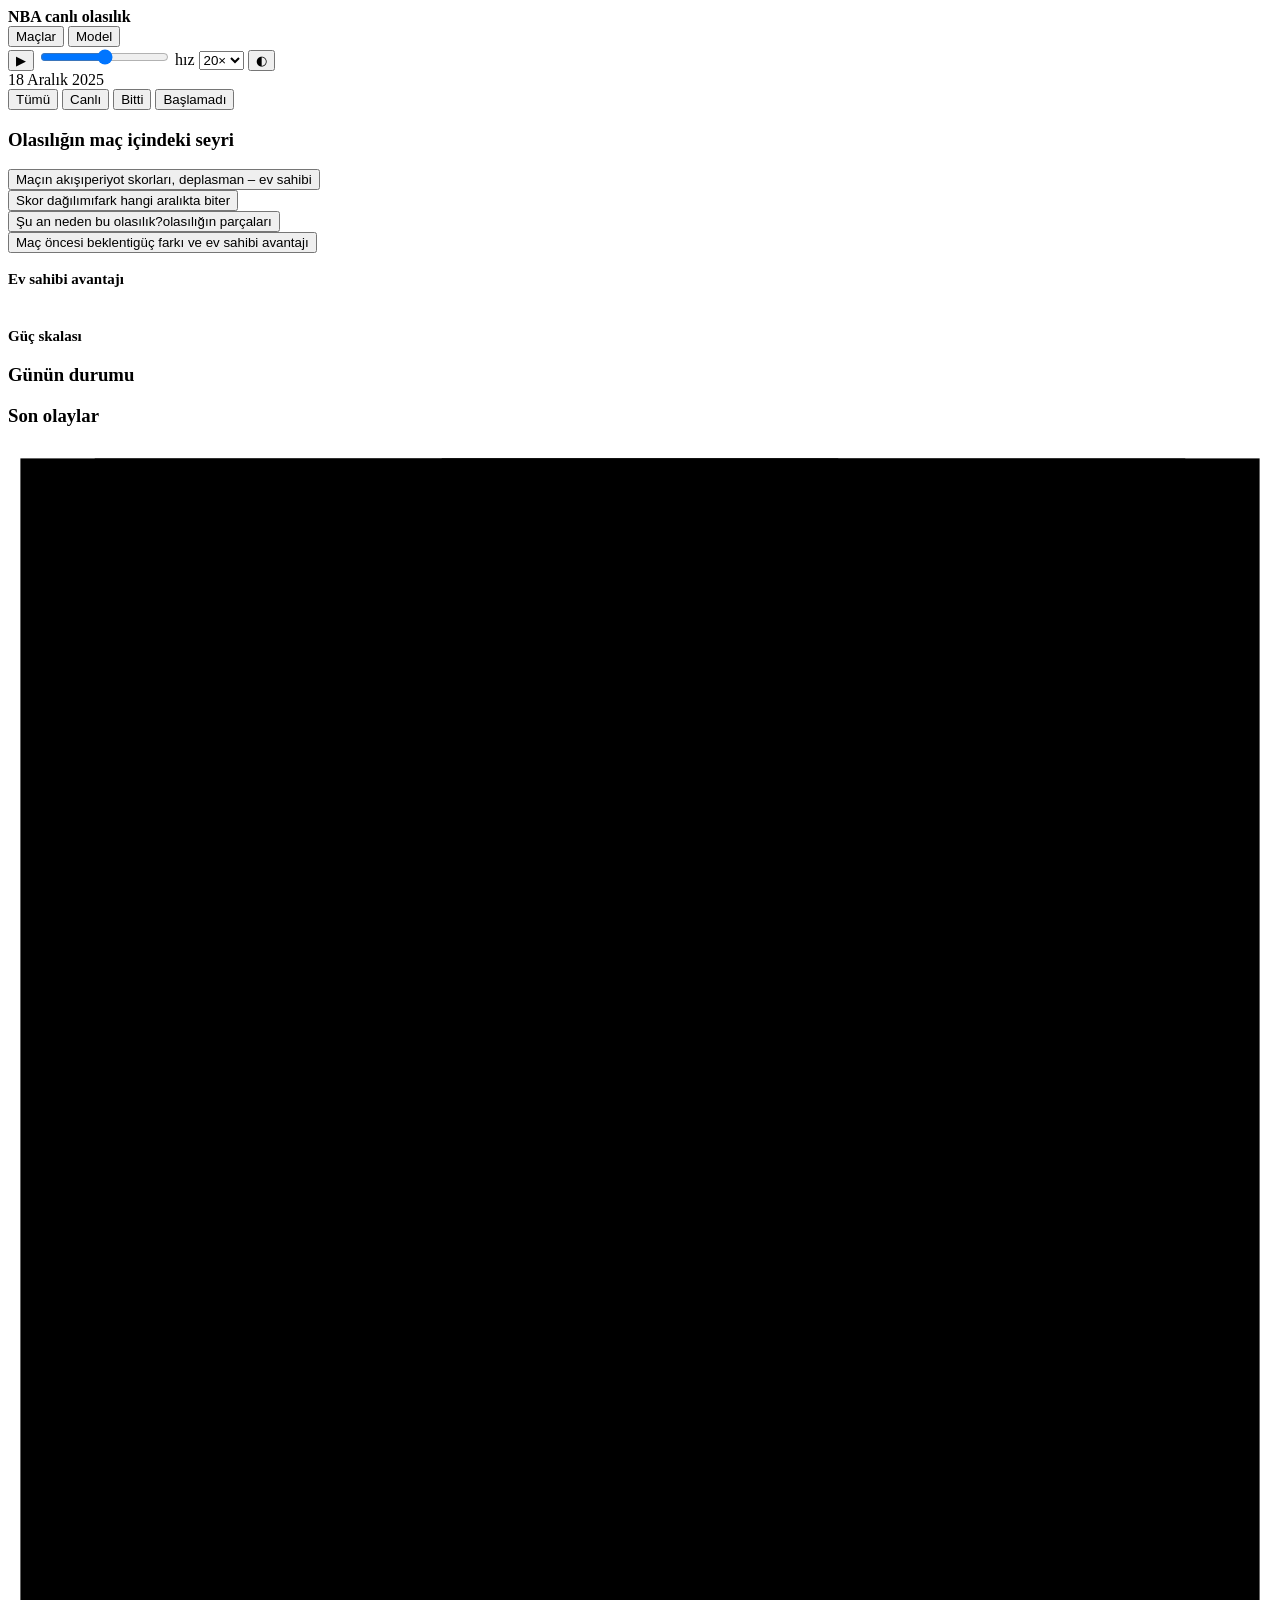
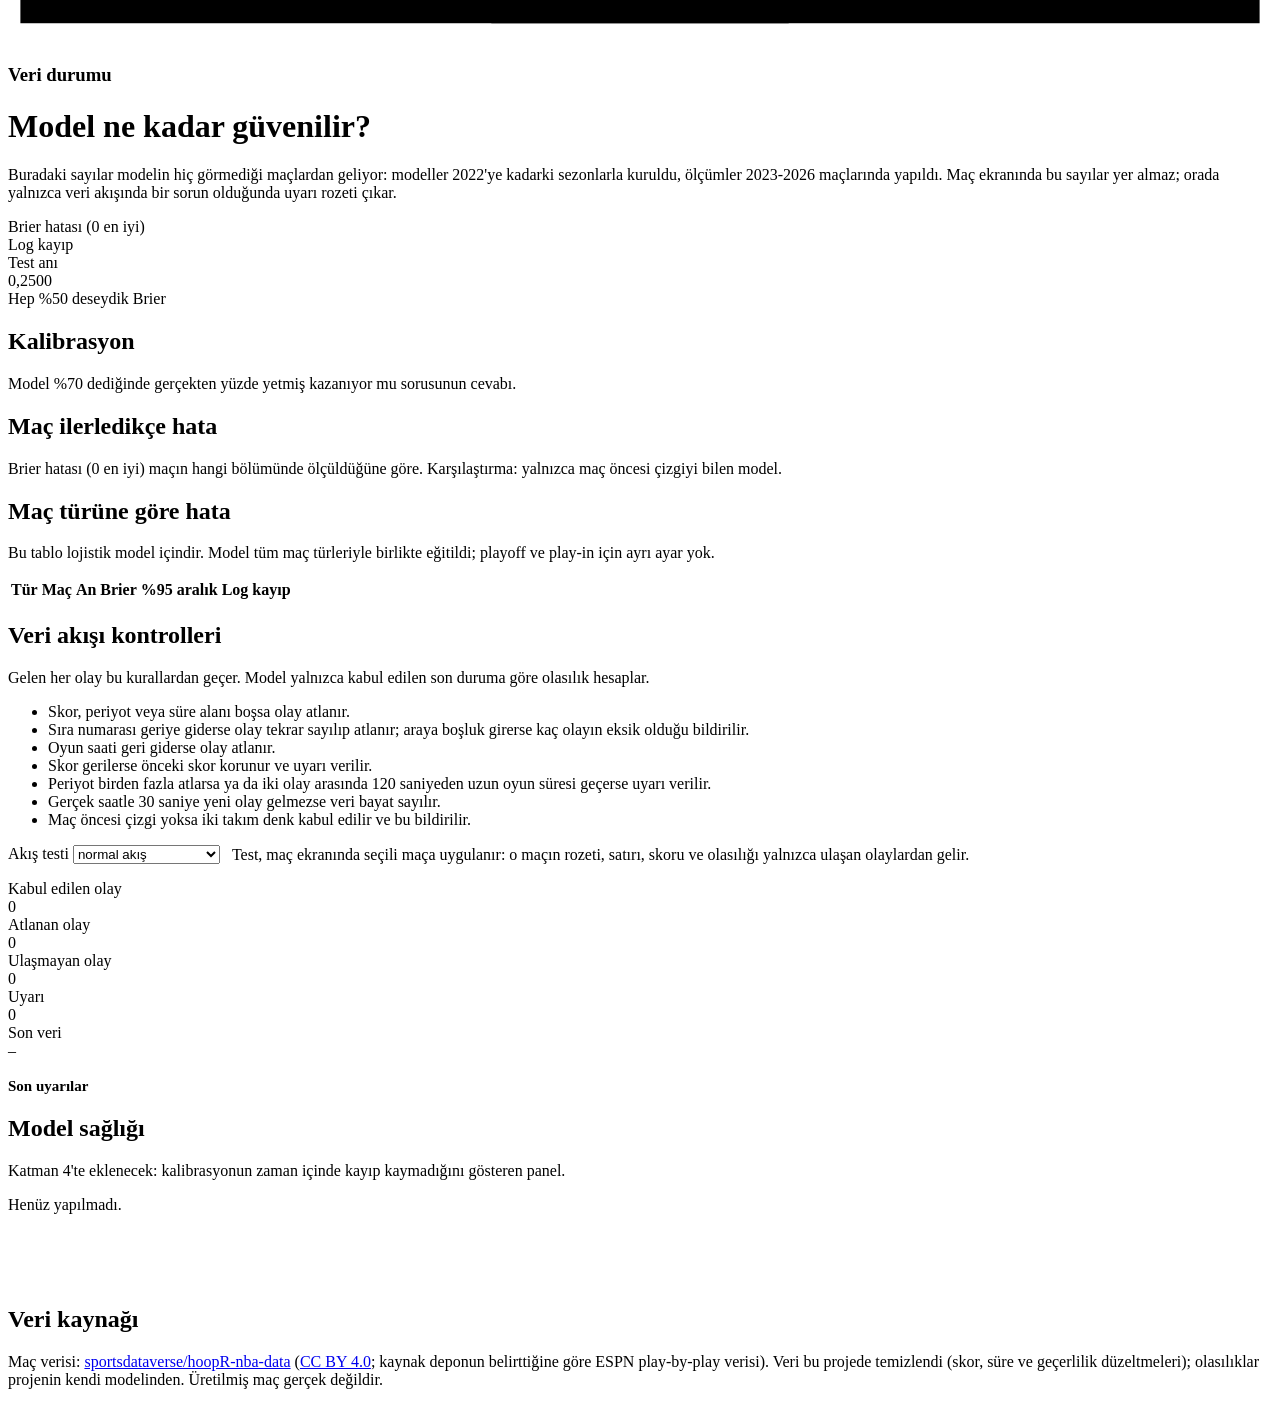
<file: app/demo/src/page.html>
<!doctype html>
<html lang="tr" data-theme="dark">
<head>
<meta charset="utf-8">
<meta name="viewport" content="width=device-width, initial-scale=1">
<title>NBA canlı kazanma olasılığı — demo</title>
<link rel="preconnect" href="https://fonts.googleapis.com">
<link rel="preconnect" href="https://fonts.gstatic.com" crossorigin>
<link href="https://fonts.googleapis.com/css2?family=Big+Shoulders+Display:wght@600;700;800&family=Figtree:wght@400;500;600;700&display=swap" rel="stylesheet">
<style>
/*@style*/
</style>
</head>
<body>

<header class="top">
  <div class="brand"><b>NBA canlı olasılık</b></div>
  <nav class="nav">
    <button id="navM" aria-current="page">Maçlar</button>
    <button id="navD">Model</button>
  </nav>
  <div class="right transport">
    <button class="playbtn" id="play" title="Oynat / duraklat">▶</button>
    <input type="range" id="scrub" aria-label="Gün içinde ilerle">
    <span id="clock" class="num"></span>
    <label class="spd">hız
      <select id="speed">
        <option value="1">1×</option>
        <option value="5">5×</option>
        <option value="10">10×</option>
        <option value="20" selected>20×</option>
        <option value="50">50×</option>
        <option value="60">60×</option>
      </select>
    </label>
    <button class="iconbtn" id="theme" title="Açık / koyu">◐</button>
  </div>
</header>

<!-- ============ MAÇLAR ============ -->
<div class="app" id="viewMatches">
  <!-- sol: maç listesi -->
  <div class="rail">
    <div class="panel">
      <div class="lhead"><span class="d">18 Aralık 2025</span><span class="n" id="cnt"></span></div>
      <div class="filters" id="filters">
        <button data-f="all" aria-pressed="true">Tümü</button>
        <button data-f="live" aria-pressed="false">Canlı</button>
        <button data-f="final" aria-pressed="false">Bitti</button>
        <button data-f="pre" aria-pressed="false">Başlamadı</button>
      </div>
      <div id="list"></div>
    </div>
  </div>

  <!-- orta: maç -->
  <div>
    <div class="panel">
      <div class="hero">
        <div class="status" id="st"></div>
        <div class="score" id="sc"></div>
        <div class="tug">
          <div class="bar"><i class="aa" id="barA"></i><i class="hh" id="barH"></i></div>
          <div class="lab"><span id="labA"></span><span id="labH"></span></div>
          <p id="tugTxt"></p>
        </div>
      </div>
      <div class="chart">
        <h3>Olasılığın maç içindeki seyri</h3>
        <p class="cap" id="curveCap"></p>
        <div id="curveWrap"></div>
      </div>
    </div>

    <div class="panel sec">
      <button><span class="t">Maçın akışı</span><span class="d">periyot skorları, deplasman – ev sahibi</span></button>
      <div class="body"><div class="pergrid" id="per"></div></div>
    </div>

    <div class="panel sec">
      <button><span class="t">Skor dağılımı</span><span class="d">fark hangi aralıkta biter</span></button>
      <div class="body"><div id="dist"></div></div>
    </div>

    <div class="panel sec">
      <button><span class="t">Şu an neden bu olasılık?</span><span class="d">olasılığın parçaları</span></button>
      <div class="body"><div id="why"></div></div>
    </div>

    <div class="panel sec">
      <button><span class="t">Maç öncesi beklenti</span><span class="d">güç farkı ve ev sahibi avantajı</span></button>
      <div class="body">
        <dl class="kv" id="pre"></dl>
        <h3 style="margin:18px 0 0;font-size:15px">Ev sahibi avantajı</h3>
        <dl class="kv" id="homeSplit" style="padding-top:6px"></dl>
        <p class="note" id="homeTxt"></p>
        <div class="chartbox" id="homeChart" style="margin-top:12px;--cw:640px"></div>
        <p class="note" id="homePO"></p>
        <h3 style="margin:18px 0 0;font-size:15px">Güç skalası</h3>
        <div class="chartbox" id="scale" style="margin-top:8px;--cw:640px"></div>
        <p class="note" id="scaleTxt"></p>
      </div>
    </div>
  </div>

  <!-- sağ: yardımcı paneller -->
  <div class="rail-r">
    <div class="panel"><h3>Günün durumu</h3><div class="sum" id="sum"></div></div>
    <div class="panel"><h3>Son olaylar</h3>
      <div class="courtwrap">
        <svg id="court" class="court" viewBox="-0.5 -5.75 51 48.25" role="img" aria-label="Pozisyon akışı ve son şutların sahadaki yerleri">
          <g class="clines">
            <rect class="cfloor" x="0" y="-5.25" width="50" height="47"/>
            <rect x="17" y="-5.25" width="16" height="19"/>
            <path d="M19 13.75 A6 6 0 0 0 31 13.75"/>
            <path d="M21 0 A4 4 0 0 0 29 0"/>
            <path d="M3 -5.25 L3 8.95 A23.75 23.75 0 0 0 47 8.95 L47 -5.25"/>
            <path d="M19 41.75 A6 6 0 0 1 31 41.75"/>
            <line x1="22" y1="-1.25" x2="28" y2="-1.25"/>
            <circle cx="25" cy="0" r="0.75"/>
          </g>
          <g id="shots"></g>
          <g id="shotFx"></g>
          <polyline id="ballTrail" class="btrail" points=""/>
          <ellipse id="ballShadow" class="bshadow" rx="1.05" ry="0.55" cx="-9" cy="-9"/>
          <circle id="ballHalo" class="bhalo" r="2" cx="-9" cy="-9"/>
          <circle id="ball" class="ball" r="1" cx="-9" cy="-9"/>
        </svg>
        <p class="courtcap" id="courtCap"></p>
      </div>
      <ul class="feedlist" id="feed"></ul></div>
    <div class="panel"><h3>Veri durumu</h3><div class="datapanel" id="data"></div></div>
  </div>
</div>

<!-- ============ MODEL ============ -->
<div class="model hidden" id="viewModel">
  <h1>Model ne kadar güvenilir?</h1>
  <p class="lead">Buradaki sayılar modelin hiç görmediği maçlardan geliyor: modeller 2022'ye kadarki sezonlarla kuruldu,
     ölçümler 2023-2026 maçlarında yapıldı. Maç ekranında bu sayılar yer almaz; orada yalnızca veri akışında bir sorun
     olduğunda uyarı rozeti çıkar.</p>
  <div class="tiles">
    <div class="tile"><div class="v" id="tBrier"></div><div class="k">Brier hatası (0 en iyi)</div></div>
    <div class="tile"><div class="v" id="tLogloss"></div><div class="k">Log kayıp</div></div>
    <div class="tile"><div class="v" id="tN"></div><div class="k">Test anı</div></div>
    <div class="tile"><div class="v">0,2500</div><div class="k">Hep %50 deseydik Brier</div></div>
  </div>
  <p class="note" id="modelNote"></p>

  <section>
    <h2>Kalibrasyon</h2>
    <p>Model %70 dediğinde gerçekten yüzde yetmiş kazanıyor mu sorusunun cevabı.</p>
    <div class="chartbox" id="calChart"></div>
    <p class="note" id="calNote"></p>
  </section>

  <section>
    <h2>Maç ilerledikçe hata</h2>
    <p>Brier hatası (0 en iyi) maçın hangi bölümünde ölçüldüğüne göre. Karşılaştırma: yalnızca maç öncesi çizgiyi bilen model.</p>
    <div class="chartbox" id="timeChart"></div>
    <p class="note" id="timeNote"></p>
  </section>

  <section>
    <h2>Maç türüne göre hata</h2>
    <p>Bu tablo lojistik model içindir. Model tüm maç türleriyle birlikte eğitildi; playoff ve play-in için ayrı ayar yok.</p>
    <table class="t">
      <thead><tr><th>Tür</th><th>Maç</th><th>An</th><th>Brier</th><th>%95 aralık</th><th>Log kayıp</th></tr></thead>
      <tbody id="seasonRows"></tbody>
    </table>
    <p class="note" id="seasonNote"></p>
  </section>

  <section>
    <h2>Veri akışı kontrolleri</h2>
    <p>Gelen her olay bu kurallardan geçer. Model yalnızca kabul edilen son duruma göre olasılık hesaplar.</p>
    <ul class="rules">
      <li>Skor, periyot veya süre alanı boşsa olay atlanır.</li>
      <li>Sıra numarası geriye giderse olay tekrar sayılıp atlanır; araya boşluk girerse kaç olayın eksik olduğu bildirilir.</li>
      <li>Oyun saati geri giderse olay atlanır.</li>
      <li>Skor gerilerse önceki skor korunur ve uyarı verilir.</li>
      <li>Periyot birden fazla atlarsa ya da iki olay arasında 120 saniyeden uzun oyun süresi geçerse uyarı verilir.</li>
      <li>Gerçek saatle 30 saniye yeni olay gelmezse veri bayat sayılır.</li>
      <li>Maç öncesi çizgi yoksa iki takım denk kabul edilir ve bu bildirilir.</li>
    </ul>
    <div style="margin-top:14px;display:flex;align-items:center;gap:12px;flex-wrap:wrap">
      <label>Akış testi
        <select id="feedMode">
          <option value="normal">normal akış</option>
          <option value="drop">olayların %30'u eksik</option>
          <option value="delay">40 saniye gecikme</option>
        </select>
      </label>
      <span class="note" style="margin:0">Test, maç ekranında seçili maça uygulanır: o maçın rozeti, satırı, skoru ve olasılığı yalnızca ulaşan olaylardan gelir.</span>
    </div>
    <div class="fs-st" id="fsSt"><i></i><span></span></div>
    <p class="note" id="fsGame" style="margin-top:4px"></p>
    <div class="fs-grid">
      <div><div class="k">Kabul edilen olay</div><div class="v" id="fsAcc">0</div></div>
      <div><div class="k">Atlanan olay</div><div class="v" id="fsRej">0</div></div>
      <div><div class="k">Ulaşmayan olay</div><div class="v" id="fsMiss">0</div></div>
      <div><div class="k">Uyarı</div><div class="v" id="fsWarn">0</div></div>
      <div><div class="k">Son veri</div><div class="v" id="fsAge">–</div></div>
    </div>
    <h3 style="margin:18px 0 0;font-size:15px">Son uyarılar</h3>
    <ul class="fs-warns" id="fsWarns"></ul>
  </section>

  <section>
    <h2>Model sağlığı</h2>
    <p>Katman 4'te eklenecek: kalibrasyonun zaman içinde kayıp kaymadığını gösteren panel.</p>
    <div class="stub" style="height:90px">Henüz yapılmadı.</div>
  </section>

  <section>
    <h2>Veri kaynağı</h2>
    <p>Maç verisi: <a href="https://github.com/sportsdataverse/hoopR-nba-data">sportsdataverse/hoopR-nba-data</a>
      (<a href="https://creativecommons.org/licenses/by/4.0/">CC BY 4.0</a>; kaynak deponun belirttiğine göre ESPN play-by-play verisi).
      Veri bu projede temizlendi (skor, süre ve geçerlilik düzeltmeleri); olasılıklar projenin kendi modelinden.
      Üretilmiş maç gerçek değildir.</p>
  </section>
</div>

<script>
/*@data*/
/*@script*/
</script>
</body>
</html>
</file>
